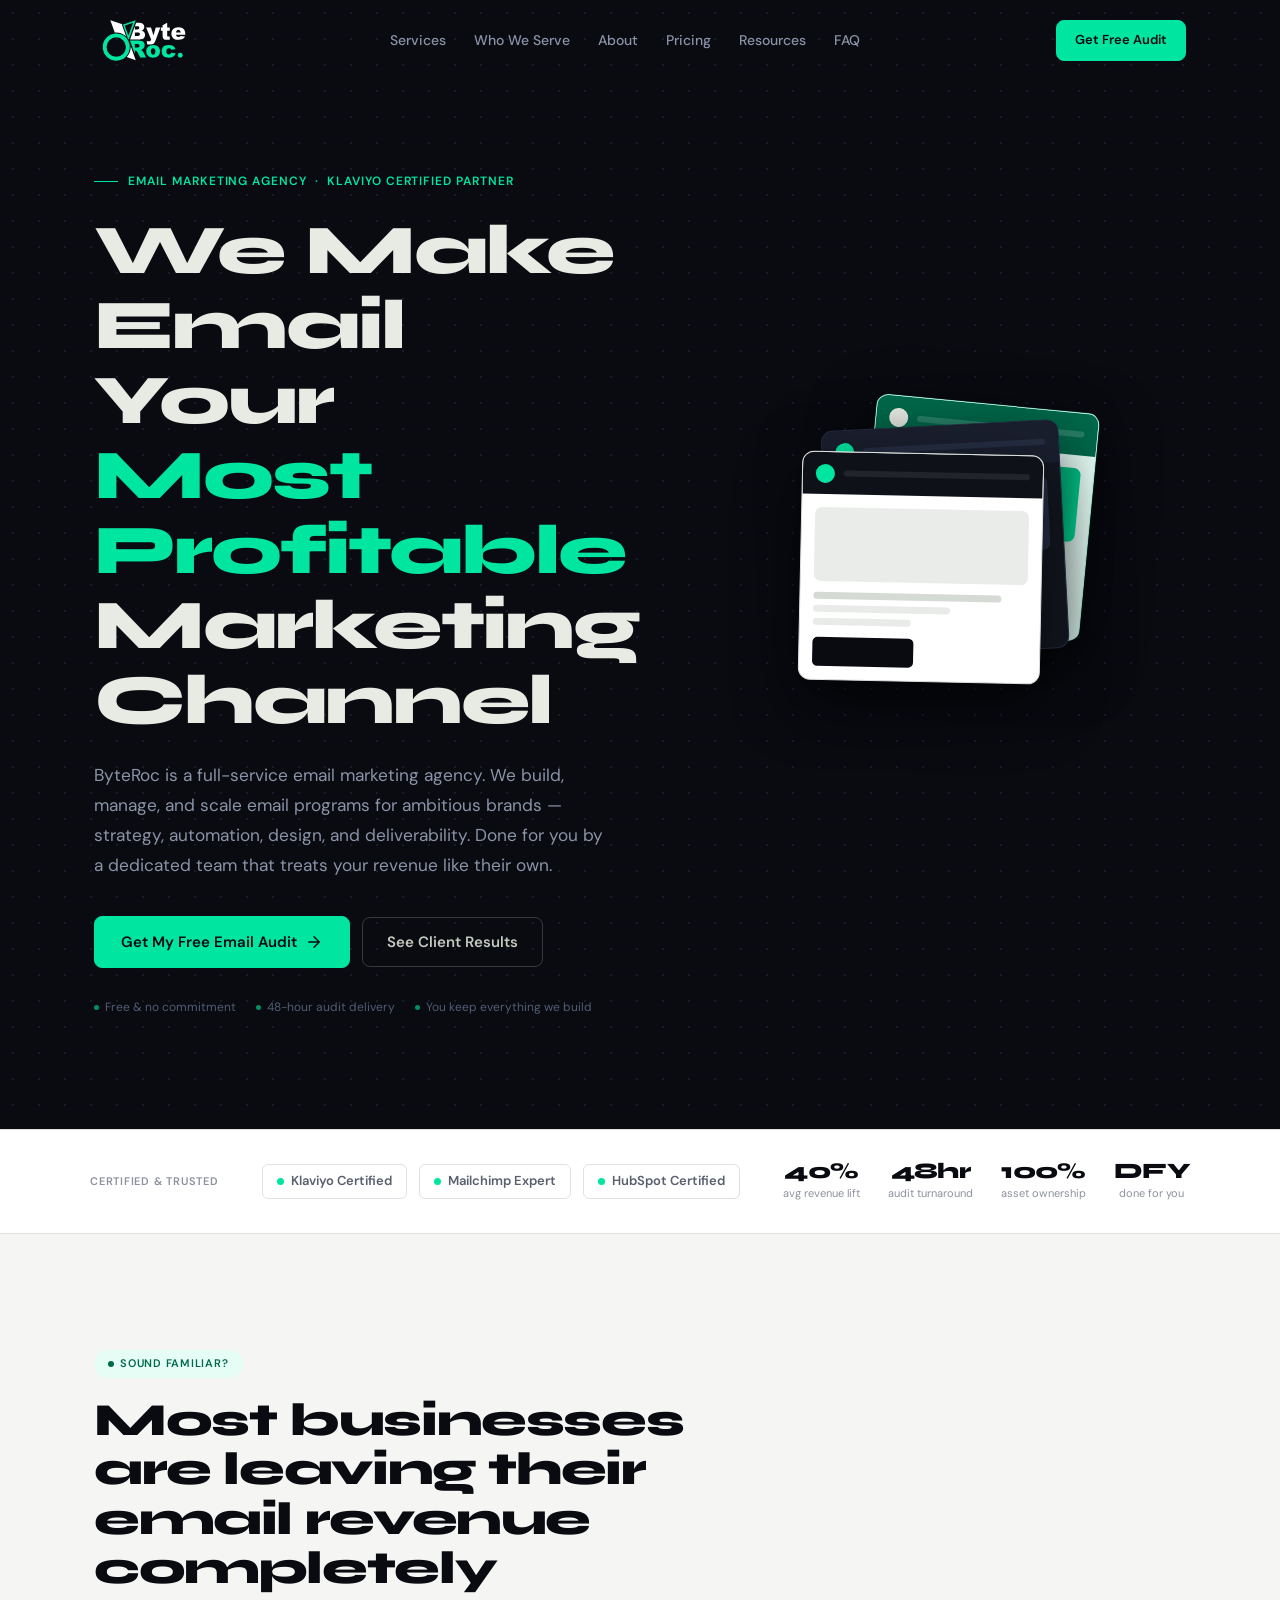
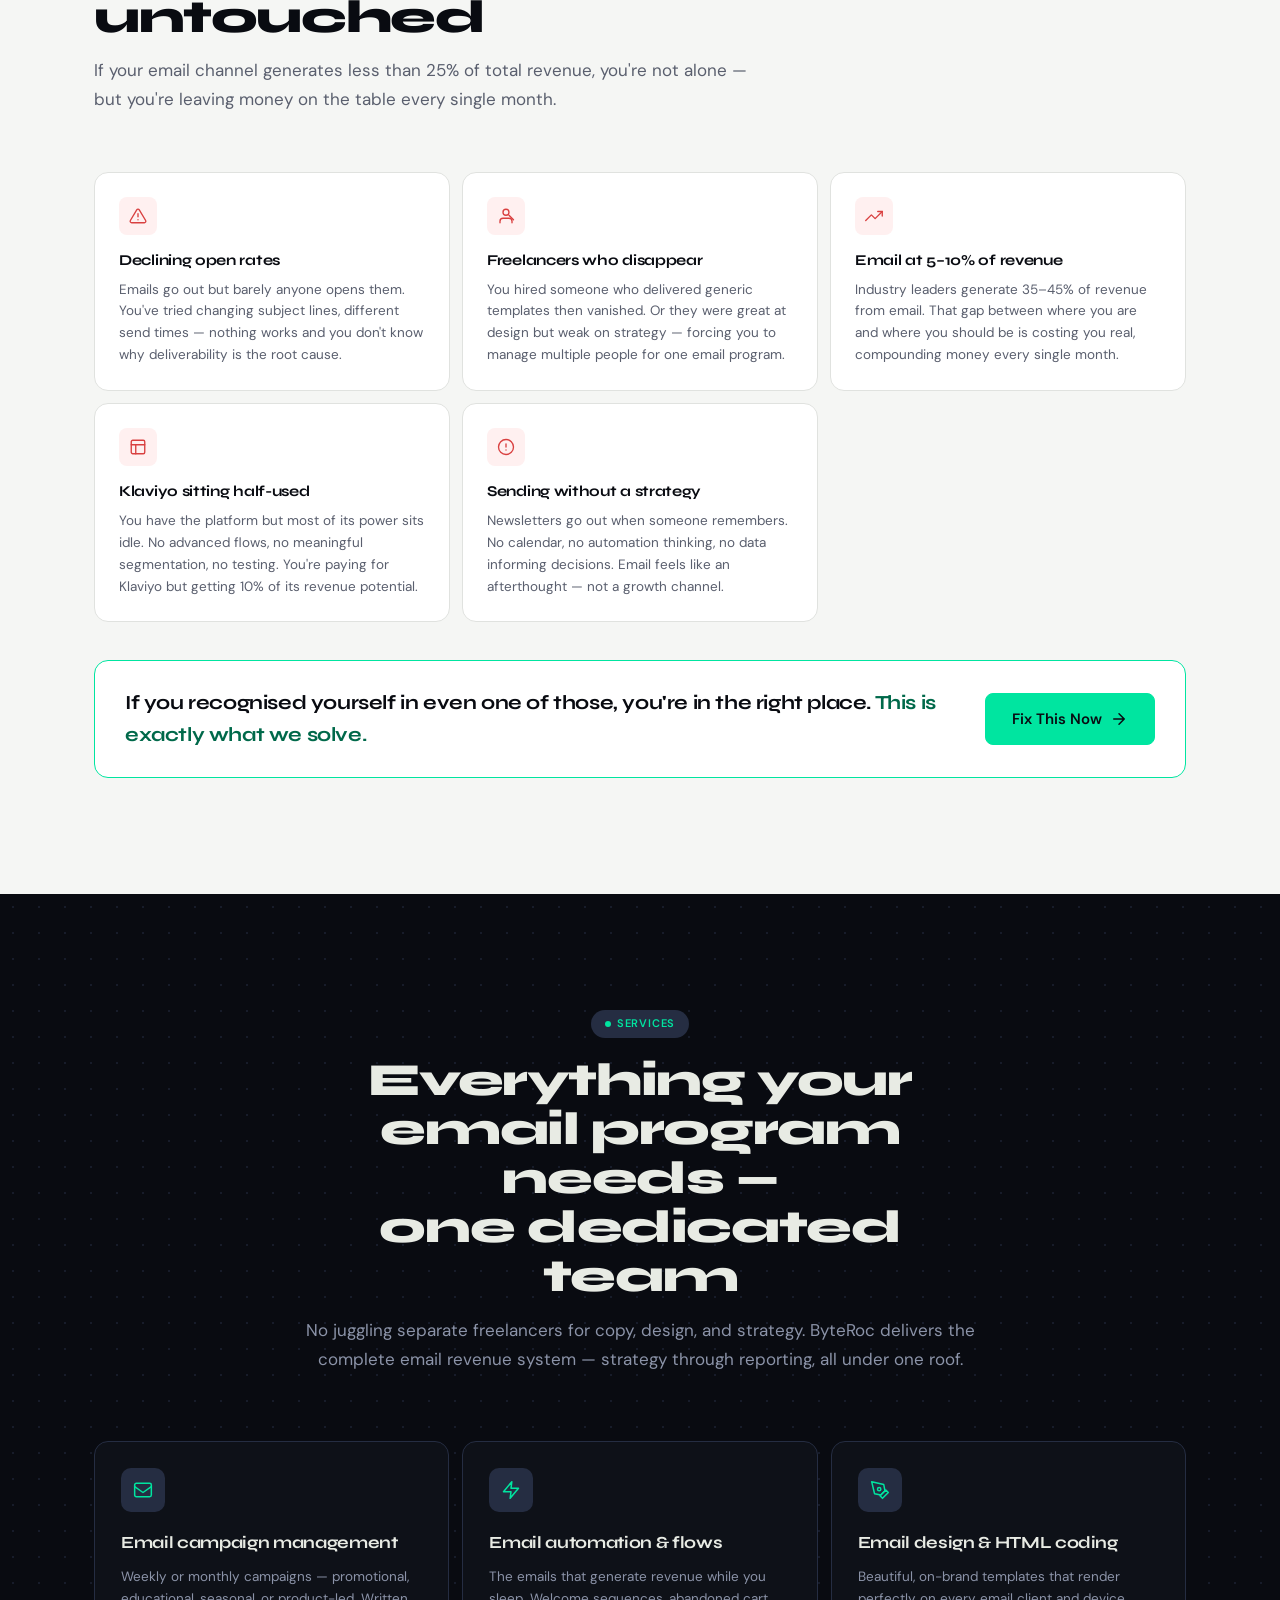
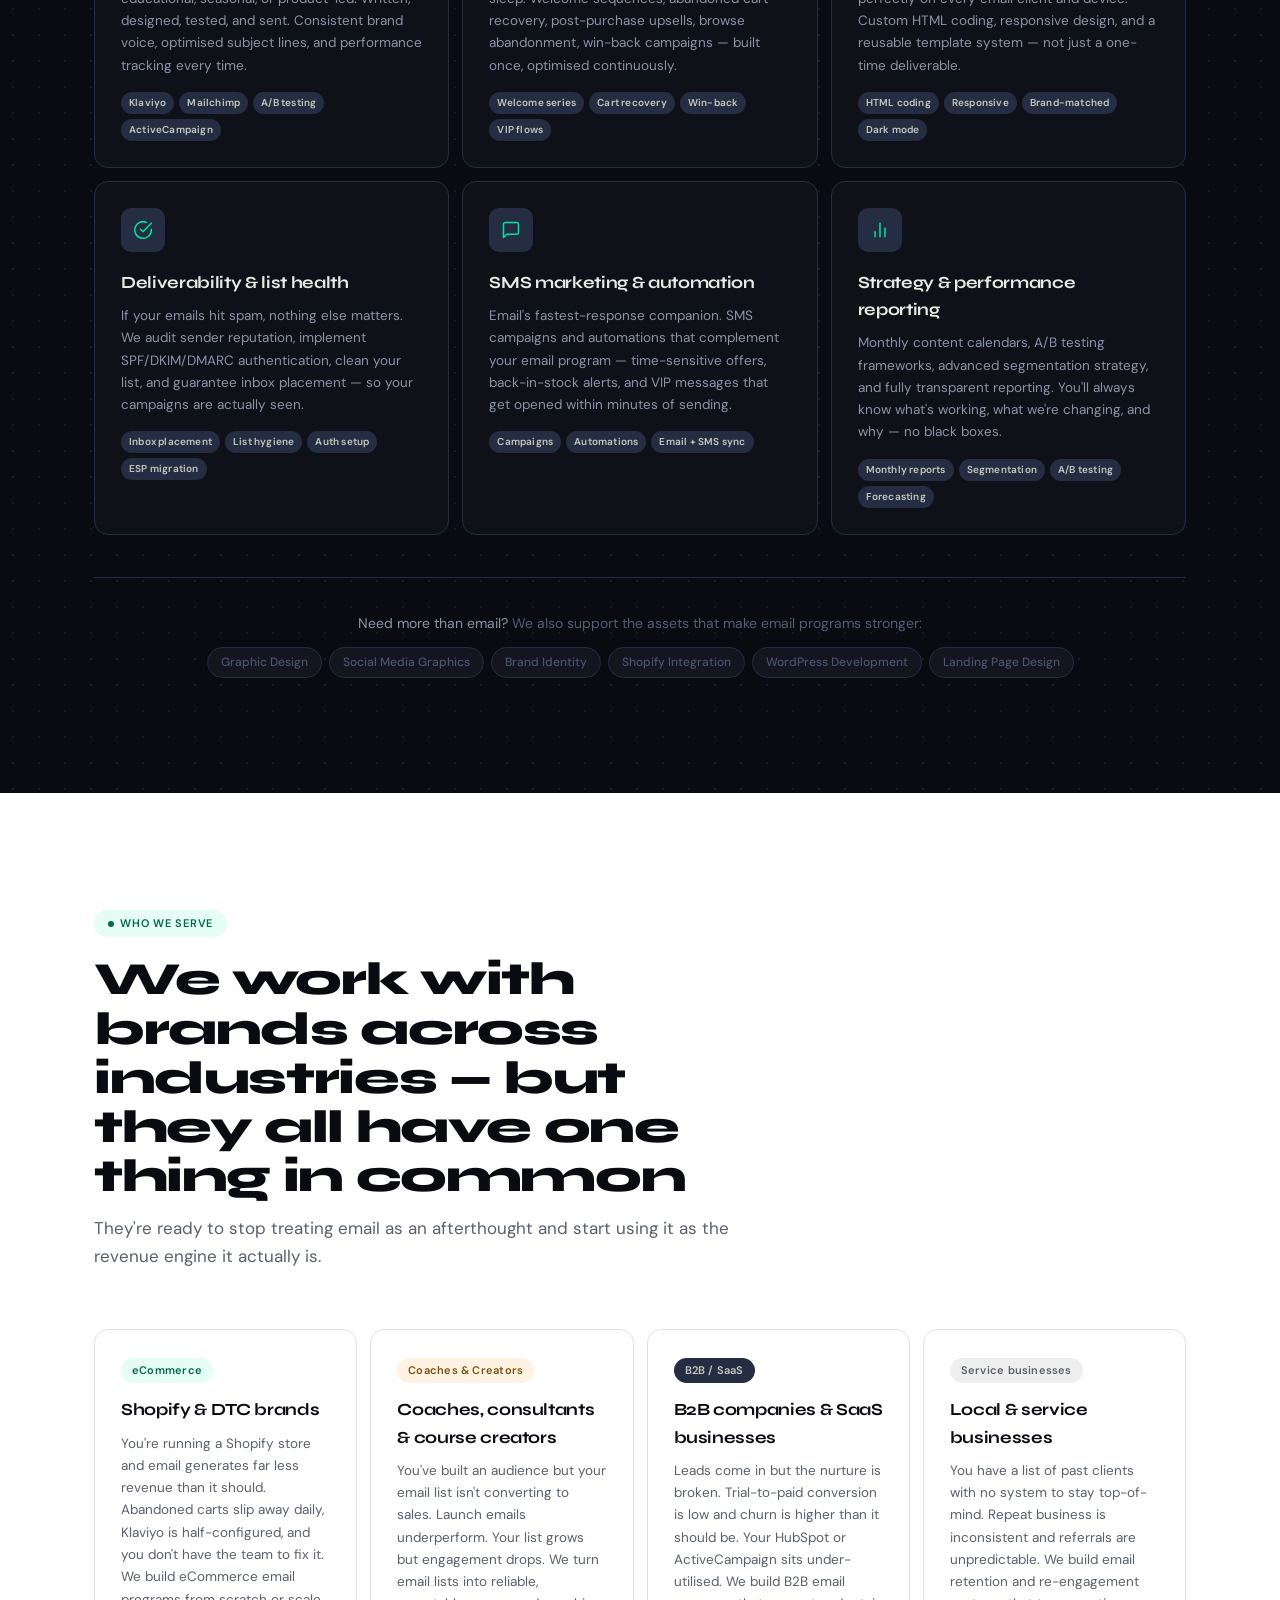
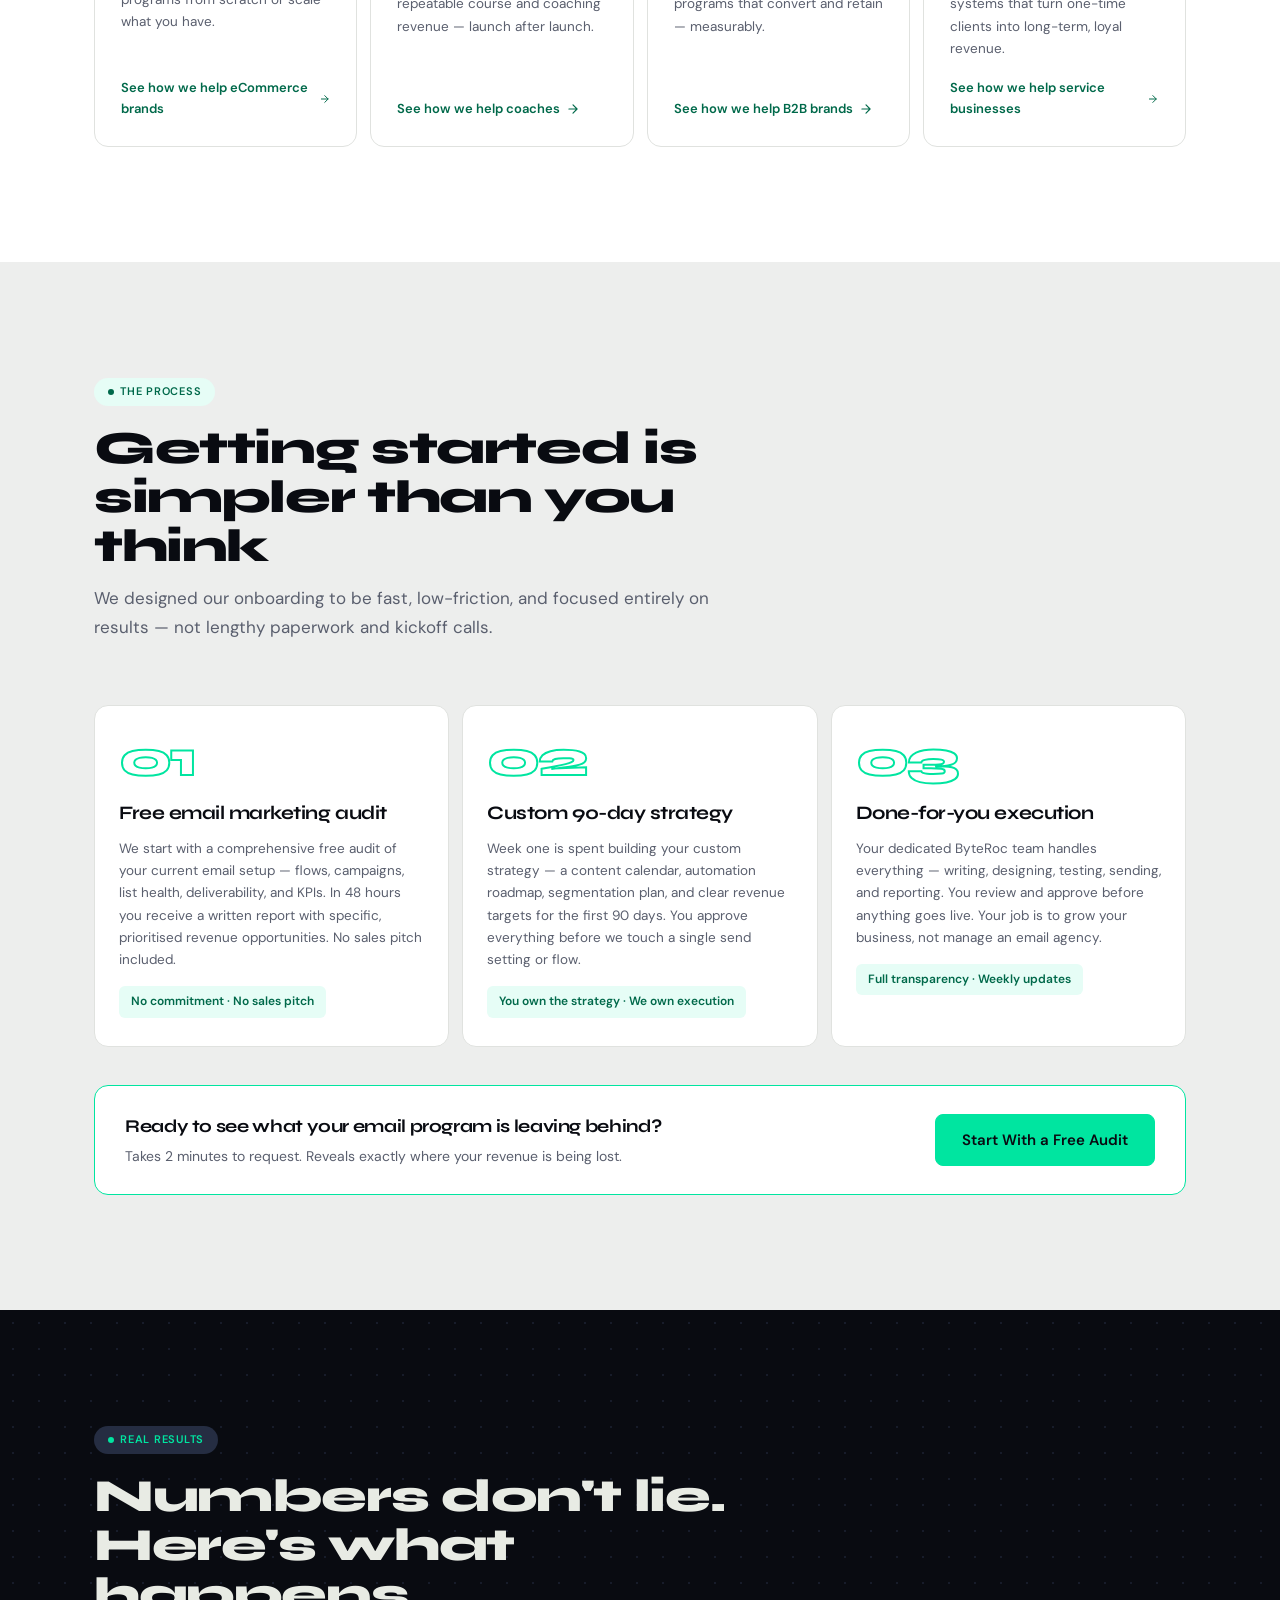
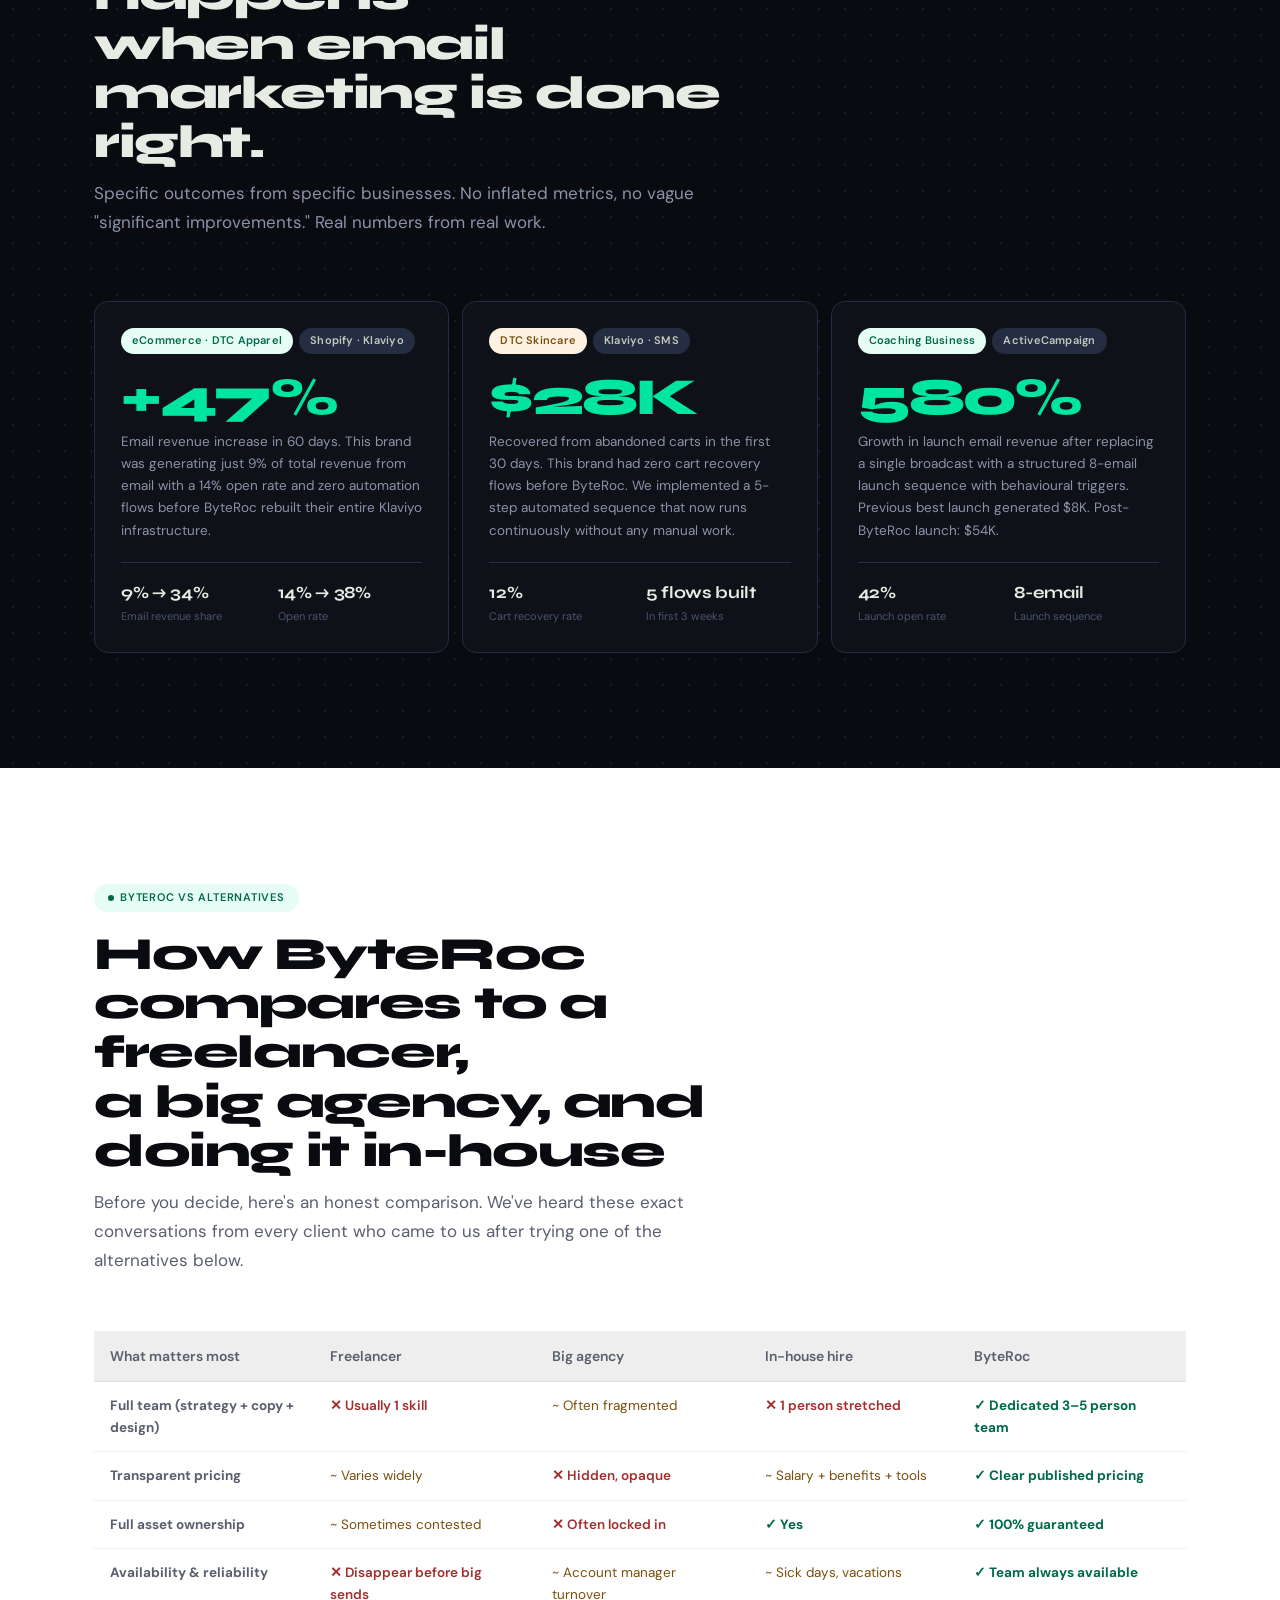
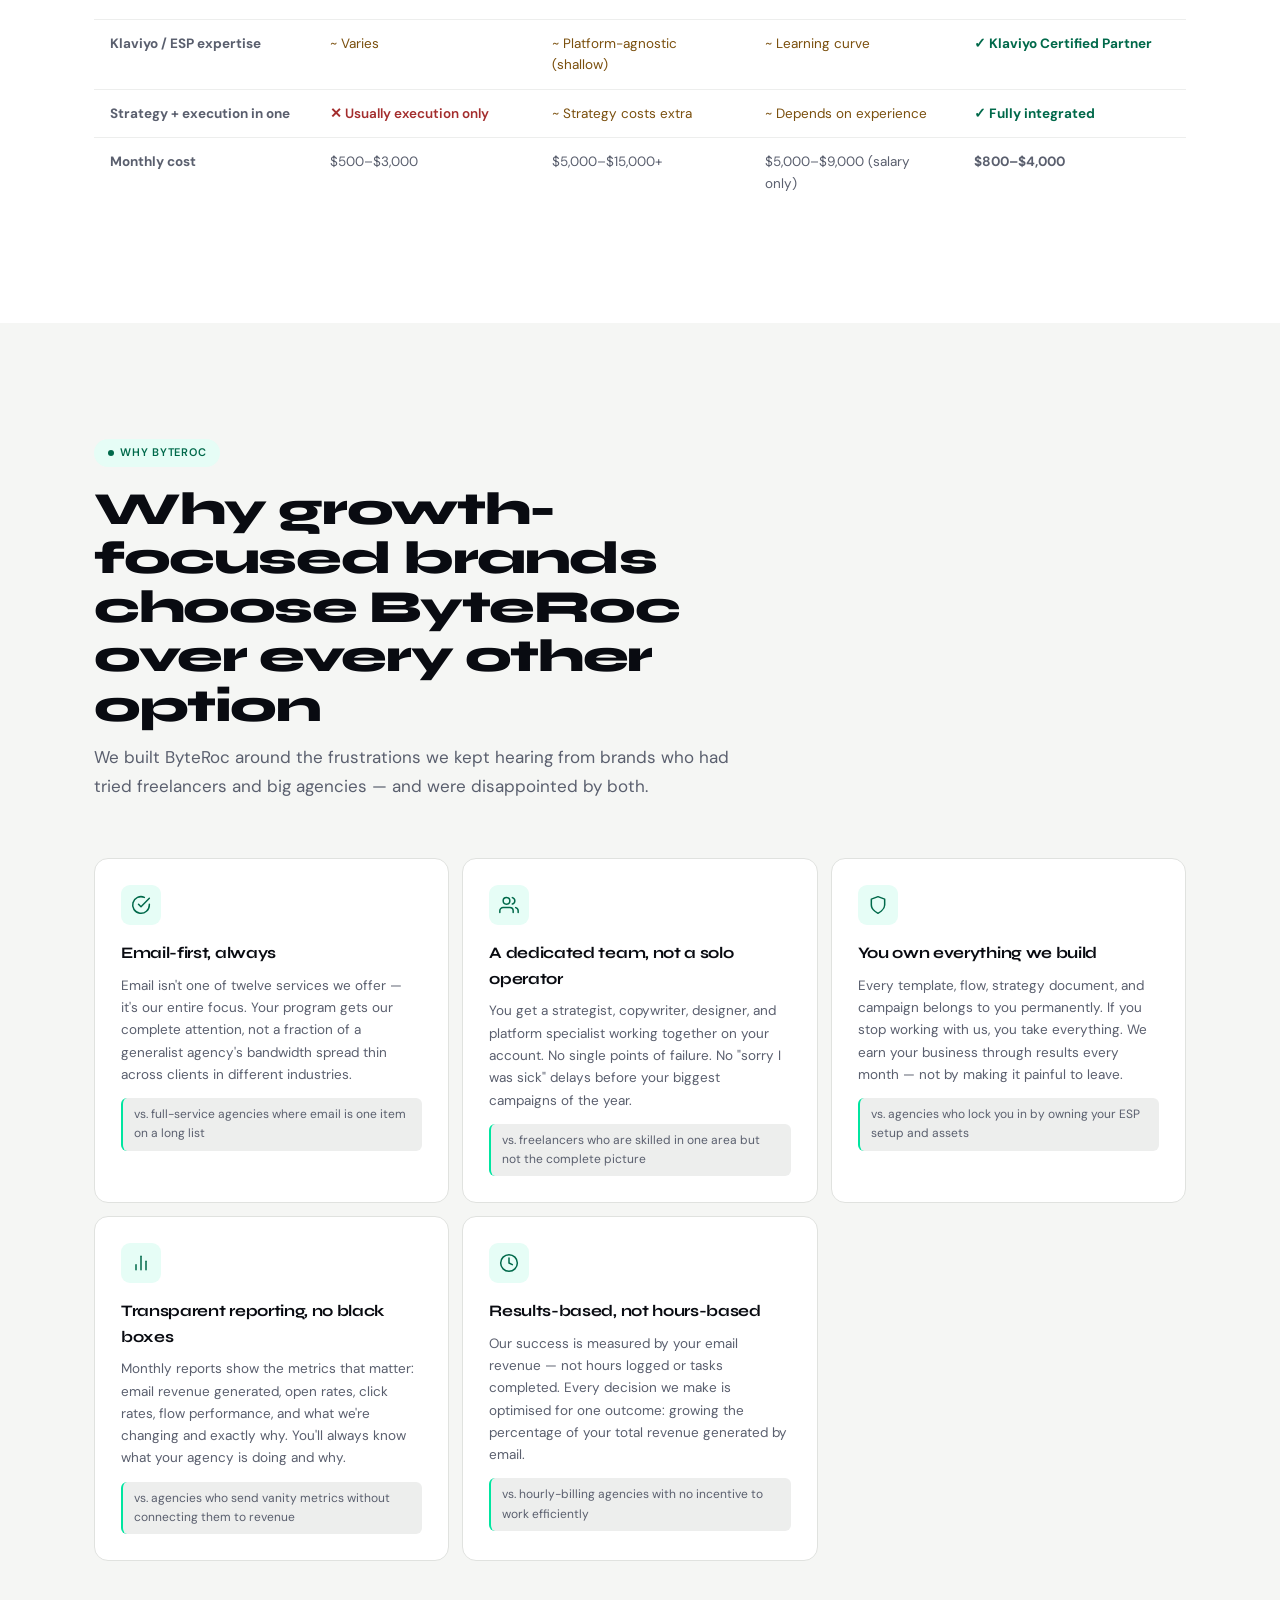
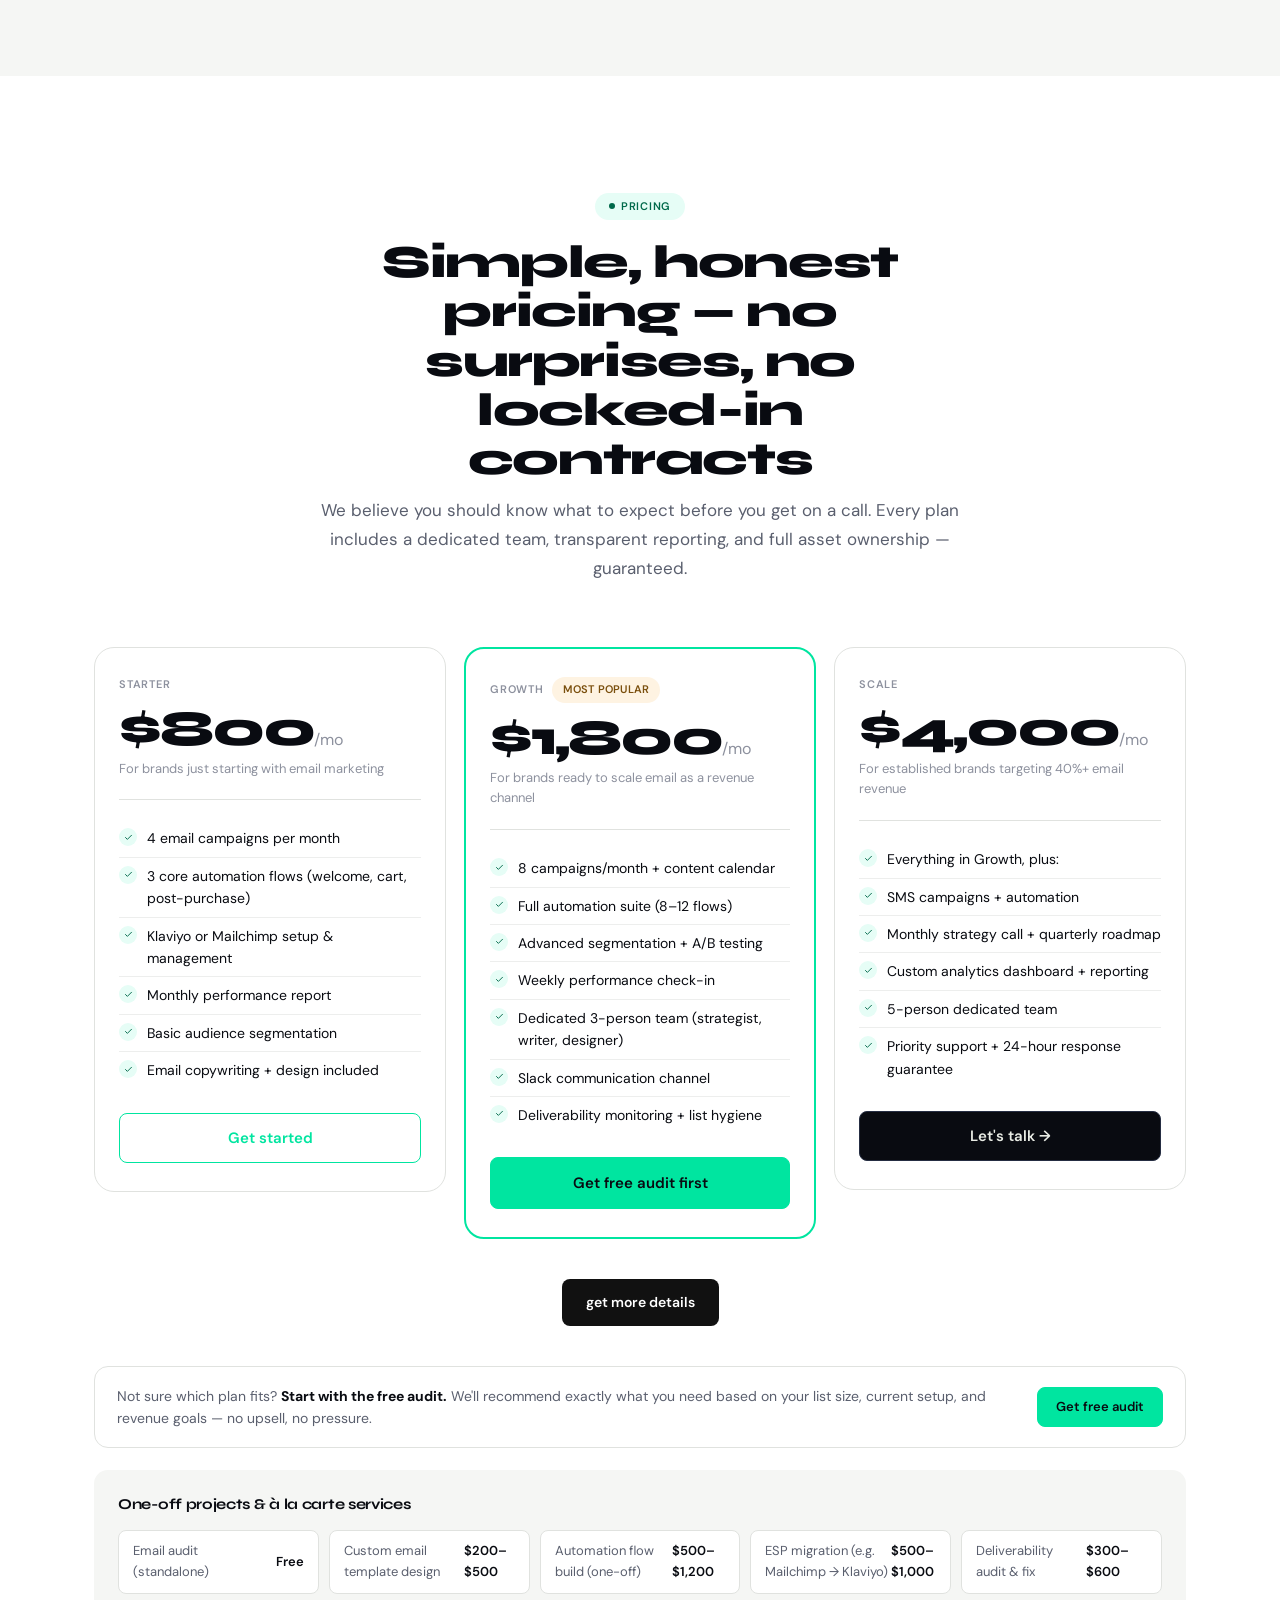
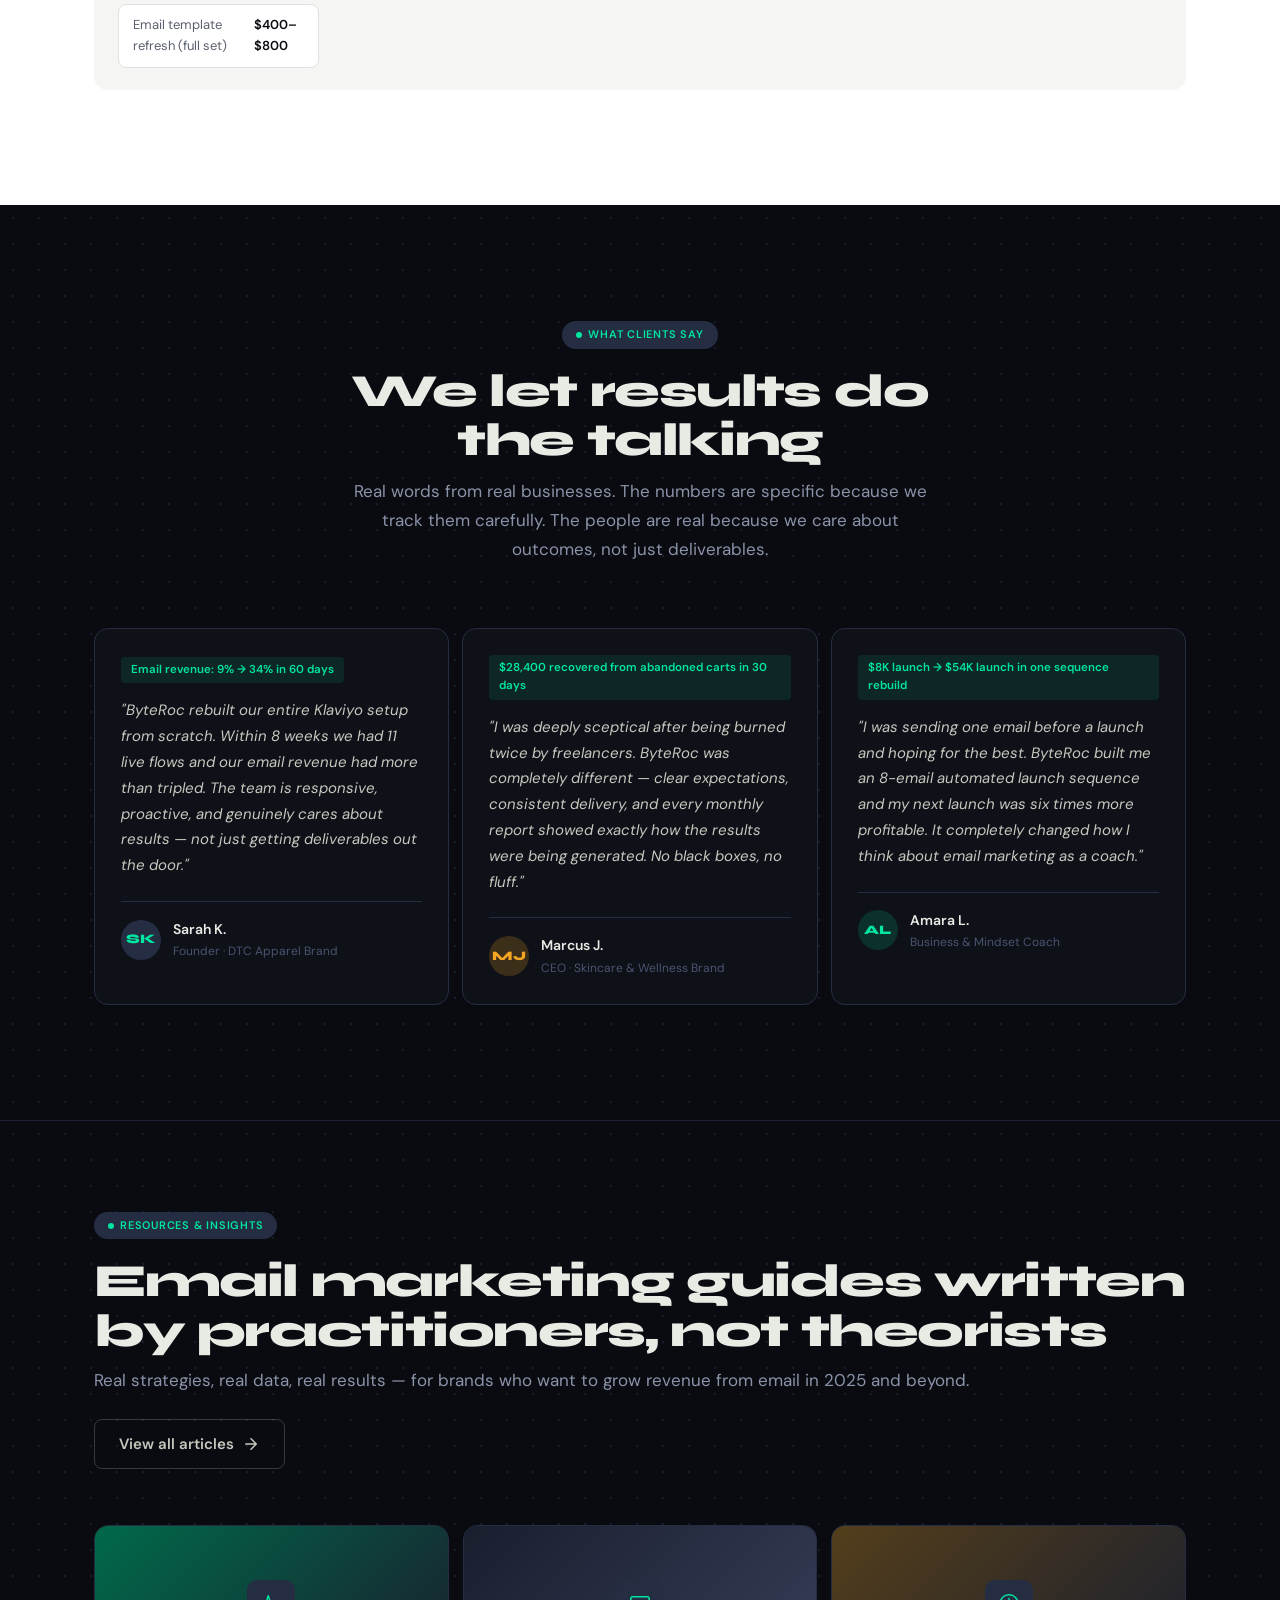
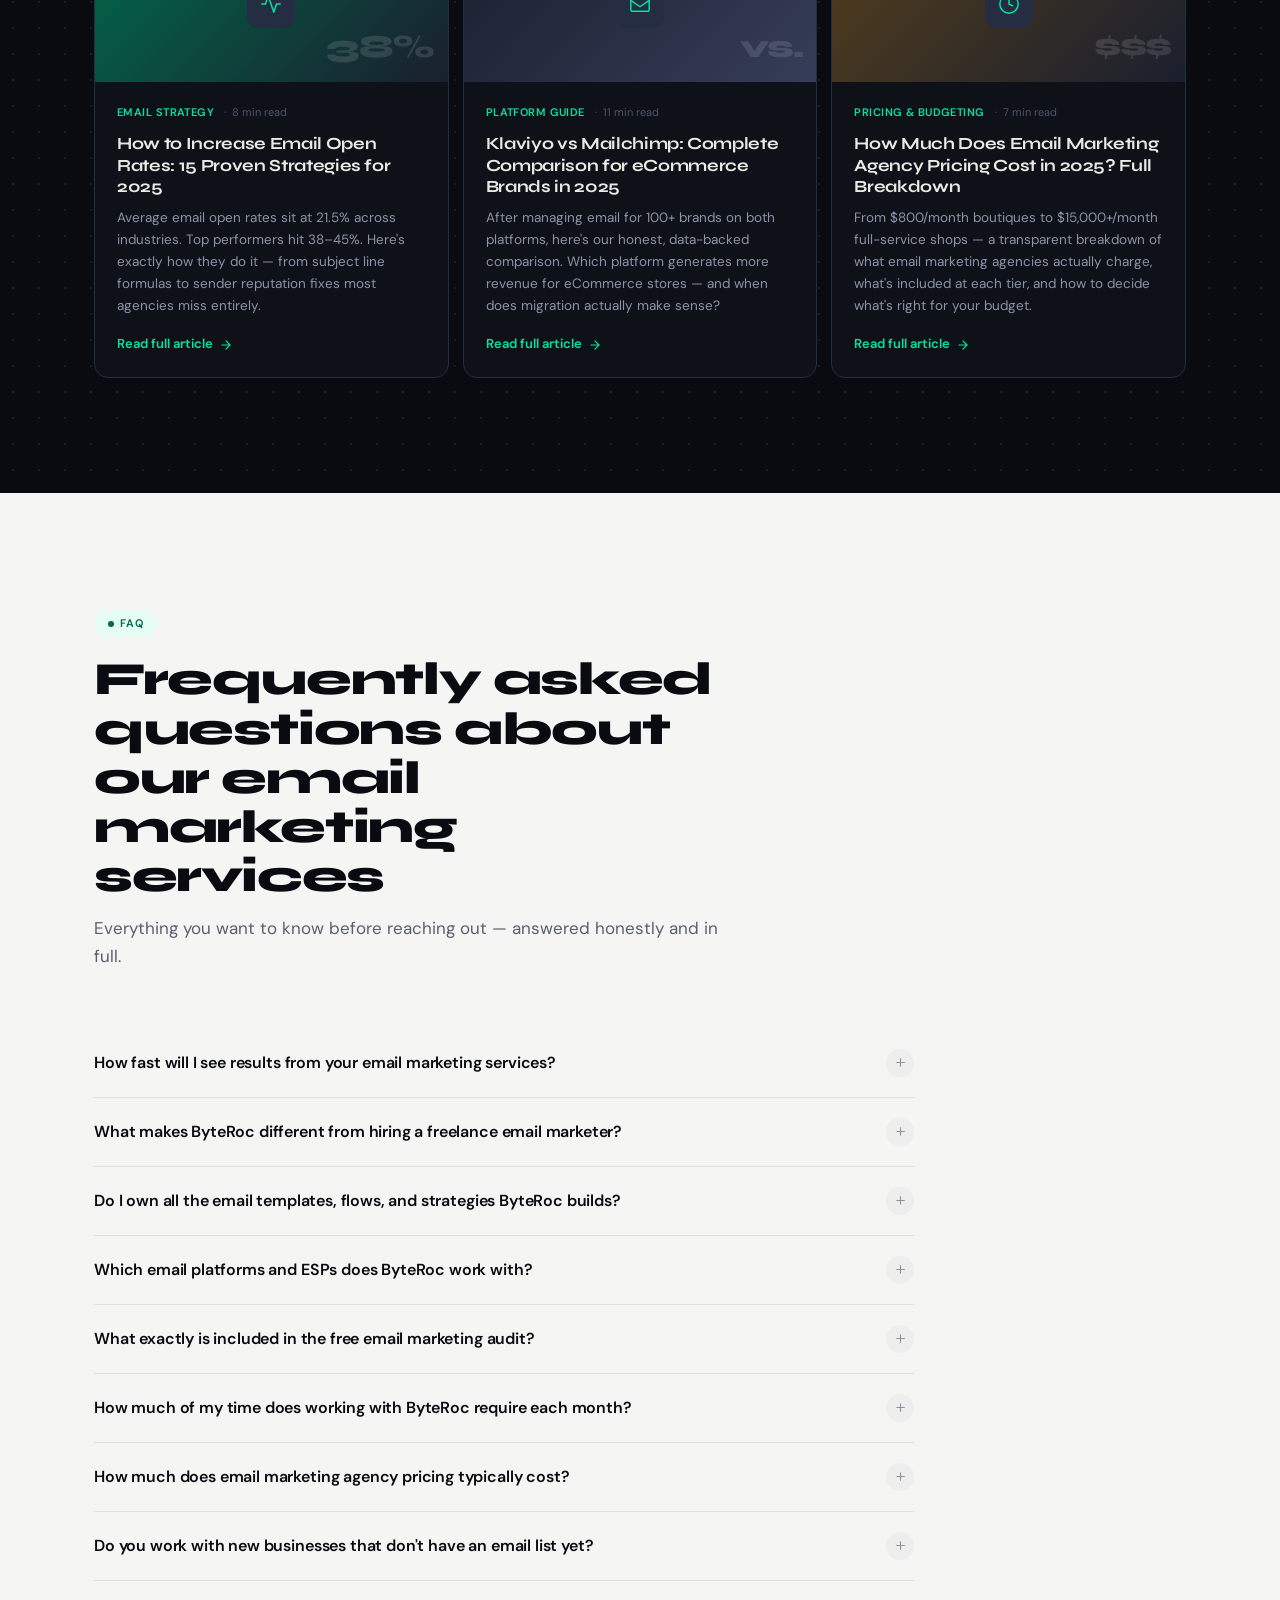
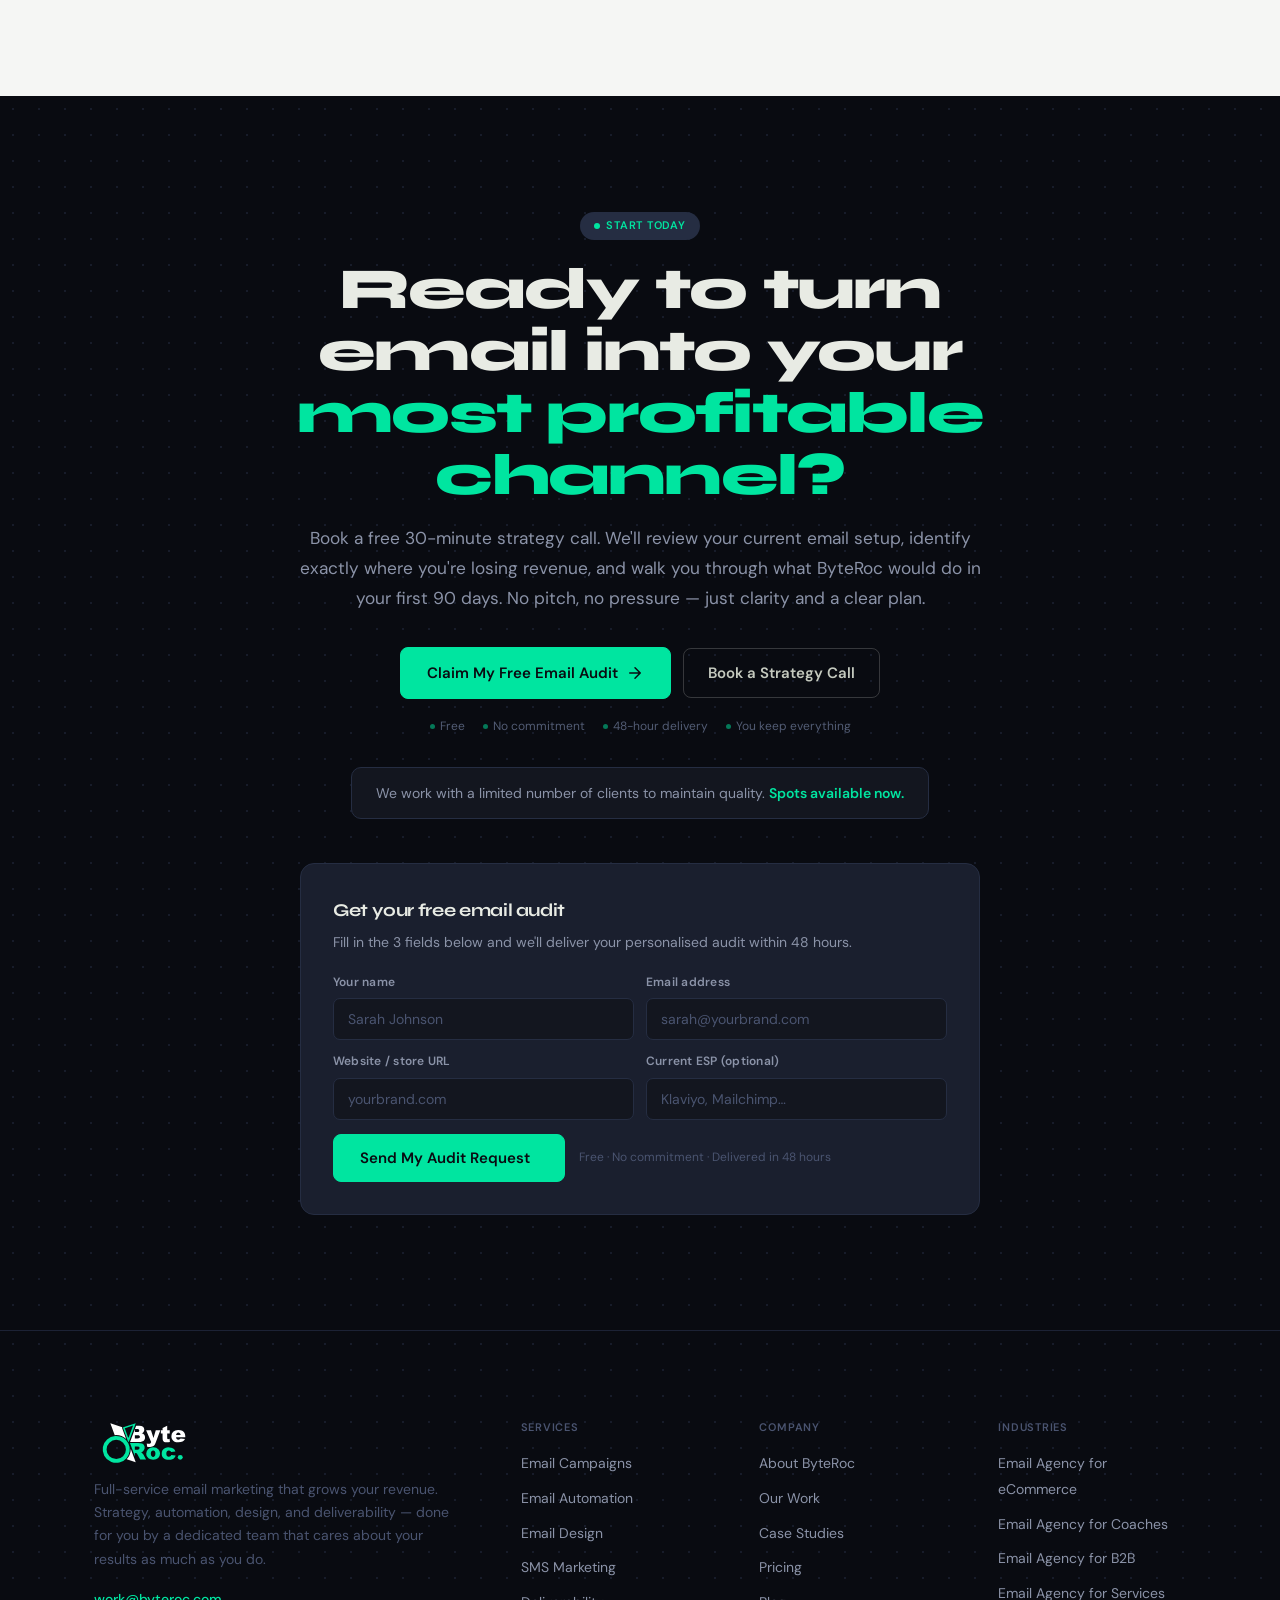
<file: index.html>
<!DOCTYPE html>
<html lang="en">

<head>
  <!-- ==========================================
     SEO META INFRASTRUCTURE
     ========================================== -->
  <meta charset="UTF-8">
  <meta name="viewport" content="width=device-width, initial-scale=1.0">
  <meta http-equiv="X-UA-Compatible" content="IE=edge">

  <!-- Primary SEO -->
  <title>ByteRoc — Email Marketing Agency | Klaviyo Experts | Done-For-You Email &amp; SMS</title>
  <meta name="description"
    content="ByteRoc is a full-service email marketing agency specialising in Klaviyo automation, email campaigns, and SMS marketing. We help eCommerce brands, coaches, and B2B companies generate 30–45% of revenue from email. Free audit in 48 hours.">
  <meta name="keywords"
    content="email marketing agency, klaviyo email marketing agency, email automation services, ecommerce email marketing, email marketing services, email campaign management, shopify email marketing, SMS marketing agency, email list management, email deliverability">
  <meta name="robots" content="index, follow">
  <meta name="author" content="ByteRoc">
  <link rel="canonical" href="https://byteroc.com/">

  <!-- Open Graph -->
  <meta property="og:type" content="website">
  <meta property="og:url" content="https://byteroc.com/">
  <meta property="og:title" content="ByteRoc — Email Marketing Agency | Klaviyo Experts">
  <meta property="og:description"
    content="Full-service email marketing for growing brands. Strategy, automation, design and deliverability — done for you. Free email audit in 48 hours.">
  <meta property="og:image" content="https://byteroc.com/og-image.jpg">
  <meta property="og:site_name" content="ByteRoc">
  <meta property="og:locale" content="en_US">

  <!-- Twitter Card -->
  <meta name="twitter:card" content="summary_large_image">
  <meta name="twitter:site" content="@byteroc">
  <meta name="twitter:title" content="ByteRoc — Email Marketing Agency">
  <meta name="twitter:description"
    content="Full-service email marketing for growing brands. Free email audit in 48 hours.">
  <meta name="twitter:image" content="https://byteroc.com/og-image.jpg">



    <link rel="icon" type="image/x-icon" sizes="32x32" href="./assets/main.svg"/>
  
  
  
  <!-- JSON-LD Structured Data -->
  <script type="application/ld+json">
{
  "@context": "https://schema.org",
  "@graph": [
    {
      "@type": "Organization",
      "@id": "https://byteroc.com/#organization",
      "name": "ByteRoc",
      "url": "https://byteroc.com",
      "logo": "https://byteroc.com/logo.png",
      "description": "ByteRoc is a full-service email marketing agency helping eCommerce brands, coaches, and B2B companies grow revenue through email automation, campaigns, and SMS marketing.",
      "email": "work@byteroc.com",
      "foundingDate": "2024",
      "sameAs": [
        "https://linkedin.com/company/byteroc",
        "https://instagram.com/byteroc",
        "https://twitter.com/byteroc"
      ],
      "serviceArea": { "@type": "Place", "name": "Worldwide" },
      "knowsAbout": ["Email Marketing","Klaviyo","Email Automation","SMS Marketing","eCommerce Email Marketing","Email Deliverability","Mailchimp","HubSpot"],
      "hasOfferCatalog": {
        "@type": "OfferCatalog",
        "name": "Email Marketing Services",
        "itemListElement": [
          { "@type": "Offer", "itemOffered": { "@type": "Service", "name": "Email Campaign Management", "description": "Full-service email campaign writing, design, and execution" } },
          { "@type": "Offer", "itemOffered": { "@type": "Service", "name": "Email Automation & Flows", "description": "Klaviyo lifecycle automation including welcome series, cart recovery, and win-back flows" } },
          { "@type": "Offer", "itemOffered": { "@type": "Service", "name": "Email Design & Coding", "description": "Custom HTML email template design and coding" } },
          { "@type": "Offer", "itemOffered": { "@type": "Service", "name": "SMS Marketing", "description": "SMS campaign management and automation" } },
          { "@type": "Offer", "itemOffered": { "@type": "Service", "name": "Email Deliverability", "description": "Inbox placement optimisation and sender reputation management" } }
        ]
      }
    },
    {
      "@type": "WebSite",
      "@id": "https://byteroc.com/#website",
      "url": "https://byteroc.com",
      "name": "ByteRoc Email Marketing Agency",
      "description": "Full-service email marketing agency — strategy, automation, design, deliverability.",
      "publisher": { "@id": "https://byteroc.com/#organization" }
    },
    {
      "@type": "FAQPage",
      "@id": "https://byteroc.com/#faq",
      "mainEntity": [
        { "@type": "Question", "name": "How fast will I see results from email marketing?", "acceptedAnswer": { "@type": "Answer", "text": "Most clients see measurable improvements within 30–45 days. Open rates improve first as we optimise subject lines and sender reputation. Automation revenue (cart recovery, welcome flows) typically activates within 30–60 days. Full strategic impact from segmentation and A/B testing usually shows clearly in month 3." } },
        { "@type": "Question", "name": "What email platforms does ByteRoc work with?", "acceptedAnswer": { "@type": "Answer", "text": "We specialise in Klaviyo and work with Mailchimp, HubSpot, ActiveCampaign, Omnisend, and others. If your current platform is limiting growth, we can migrate you to Klaviyo with zero data loss as part of onboarding." } },
        { "@type": "Question", "name": "Do I own the email templates and flows ByteRoc builds?", "acceptedAnswer": { "@type": "Answer", "text": "Yes — 100%. Every template, flow, strategy document, and campaign we build belongs to you permanently. If you stop working with us, you take everything with you. We never lock clients in." } },
        { "@type": "Question", "name": "What does the free email audit include?", "acceptedAnswer": { "@type": "Answer", "text": "A full review of your automation flows, recent campaign performance vs. benchmarks, list health and deliverability score, opt-in strategy, and template design quality. You receive a written report within 48 hours with specific revenue opportunities. No sales pitch included." } },
        { "@type": "Question", "name": "How much does email marketing agency services cost?", "acceptedAnswer": { "@type": "Answer", "text": "ByteRoc offers three pricing tiers: Starter at $800/month (4 campaigns + 3 flows), Growth at $1,800/month (8 campaigns + full lifecycle automation), and Scale at $4,000/month (email + SMS + dedicated 5-person team). Start with a free audit to find the right fit." } }
      ]
    }
  ]
}
</script>

  <!-- Fonts -->
  <link rel="preconnect" href="https://fonts.googleapis.com">
  <link rel="preconnect" href="https://fonts.gstatic.com" crossorigin>
  <link
    href="https://fonts.googleapis.com/css2?family=Syne:wght@700;800&family=DM+Sans:opsz,wght@9..40,400;9..40,500;9..40,600&display=swap"
    rel="stylesheet">

  <style>
    /* =====================================================
   DESIGN TOKENS — INK & SIGNAL
   ===================================================== */
    :root {
      --ink: #090B11;
      --s1: #0E1118;
      --s2: #13161F;
      --s3: #1A1F2E;
      --bd: #222840;
      --bd2: #1C2235;
      --mud: #4A5470;
      --mud2: #363D58;
      --cream: #E8EBE4;
      --cream2: #C4C9BE;
      --csub: #8B93A8;
      --cdim: #525C74;
      --white: #FFFFFF;
      --ow: #F5F6F4;
      --ow2: #EDEEED;
      --blt: #E0E2DF;
      --tink: #090B11;
      --tbody: #5A5F6E;
      --tlt: #8D919E;
      --em: #00E5A0;
      --emh: #00CC8E;
      --emd: rgba(0, 229, 160, 0.12);
      --ems: #E6FDF6;
      --emdk: #00694A;
      --emm: #009E62;
      --ab: #F5A623;
      --abs: #FEF3E2;
      --abdk: #7A4F0D;
      --fd: 'Syne', sans-serif;
      --fb: 'DM Sans', sans-serif;
      --sp: clamp(72px, 9vw, 118px);
      --mw: 1180px;
      --r: 14px;
      --rsm: 8px;
      --rlg: 20px;

      /* Dark palette */
      --ink: #090B11;
      --ink-1: #0E1118;
      --ink-2: #13161F;
      --ink-3: #1A1F2E;
      --ink-4: #222840;
      --bd: #252D42;
      --bd-2: #1C2235;
      --muted: #4A5470;
      --muted-2: #38405C;
      /* Text on dark */
      --cream: #E8EBE4;
      --cream-2: #C4C9BE;
      --cream-sub: #8B93A8;
      --cream-dim: #555D72;
      /* Light palette */
      --white: #FFFFFF;
      --off-white: #F5F6F4;
      --off-white2: #EDEEED;
      --border-lt: #E0E2DF;
      --text-ink: #090B11;
      --text-body: #5A5F6E;
      --text-light: #8D919E;
      /* Signal / brand */
      --em: #00E5A0;
      --em-hover: #00CC8E;
      --em-dim: rgba(0, 229, 160, 0.12);
      --em-soft: #E6FDF6;
      --em-dark: #00694A;
      --em-mid: #00A872;
      /* Amber */
      --ab: #F5A623;
      --ab-soft: #FEF3E2;
      --ab-dark: #7A4F0D;
      /* Font stacks */
      --f-d: 'Syne', sans-serif;
      --f-b: 'DM Sans', sans-serif;
      /* Spacing */
      --section: clamp(72px, 9vw, 120px);
      --max: 1180px;
      --rad: 14px;
      --rad-sm: 8px;
      --rad-lg: 20px;
    }

    /* =====================================================
   RESET
   ===================================================== */
    *,
    *::before,
    *::after {
      box-sizing: border-box;
      margin: 0;
      padding: 0
    }

    html {
      scroll-behavior: smooth;
      -webkit-font-smoothing: antialiased;
      -moz-osx-font-smoothing: grayscale;
      font-size: 16px
    }

    body {
      font-family: var(--f-b);
      background: var(--white);
      color: var(--text-ink);
      overflow-x: hidden;
      line-height: 1.6
    }

    img {
      max-width: 100%;
      display: block
    }

    a {
      text-decoration: none;
      color: inherit
    }

    button {
      border: none;
      cursor: pointer;
      font-family: var(--f-b);
      background: none
    }

    ul {
      list-style: none
    }

    svg {
      display: block
    }

    /* =====================================================
   LAYOUT
   ===================================================== */
    .wrap {
      max-width: var(--mw);
      margin: 0 auto;
      padding: 0 clamp(18px, 4vw, 44px)
    }

    .section {
      padding: var(--sp) 0
    }

    .dark {
      background: var(--ink);
      position: relative;
      overflow: hidden
    }

    .dark::before {
      content: '';
      position: absolute;
      inset: 0;
      background-image: radial-gradient(var(--bd) 1px, transparent 1px);
      background-size: 26px 26px;
      opacity: .5;
      pointer-events: none;
      z-index: 0
    }

    .dark>.wrap {
      position: relative;
      z-index: 1
    }

    .ow-bg {
      background: var(--ow)
    }

    .ow2-bg {
      background: var(--ow2)
    }

    /* =====================================================
   TYPOGRAPHY
   ===================================================== */
    .fd {
      font-family: var(--fd);
      font-weight: 800;
      letter-spacing: -.03em;
      line-height: 1.07
    }

    .fd7 {
      font-family: var(--fd);
      font-weight: 700;
      letter-spacing: -.025em;
      line-height: 1.15
    }

    .sz1 {
      font-size: clamp(38px, 5.6vw, 70px)
    }

    .sz2 {
      font-size: clamp(28px, 3.8vw, 46px)
    }

    .sz3 {
      font-size: clamp(20px, 2.2vw, 26px)
    }

    .sz4 {
      font-size: 17px
    }

    .em-w {
      color: var(--em)
    }

    .cr-w {
      color: var(--cream)
    }

    .pill {
      display: inline-flex;
      align-items: center;
      gap: 6px;
      padding: 5px 14px;
      border-radius: 100px;
      font-family: var(--fb);
      font-weight: 600;
      font-size: 11px;
      letter-spacing: .07em;
      text-transform: uppercase;
      margin-bottom: 18px
    }

    .pill-lt {
      background: var(--ems);
      color: var(--emdk)
    }

    .pill-dk {
      background: var(--bd);
      color: var(--em)
    }

    .pill::before {
      content: '';
      width: 6px;
      height: 6px;
      border-radius: 50%;
      background: currentColor;
      flex-shrink: 0
    }

    /* =====================================================
   BUTTONS
   ===================================================== */
    .btn {
      display: inline-flex;
      align-items: center;
      justify-content: center;
      gap: 8px;
      font-family: var(--fb);
      font-weight: 600;
      font-size: 15px;
      border-radius: var(--rsm);
      transition: all .2s ease;
      cursor: pointer;
      white-space: nowrap;
      border: 1.5px solid transparent
    }

    .btn:active {
      transform: scale(.975)
    }

    .bp {
      padding: 13px 26px;
      background: var(--em);
      color: var(--ink);
      border-color: var(--em)
    }

    .bp:hover {
      background: var(--emh);
      border-color: var(--emh)
    }

    .bo {
      padding: 12px 24px;
      background: transparent;
      color: var(--em);
      border-color: var(--em)
    }

    .bo:hover {
      background: var(--emd)
    }

    .bg {
      padding: 12px 24px;
      background: transparent;
      color: var(--cream2);
      border-color: rgba(232, 235, 228, .2)
    }

    .bg:hover {
      border-color: rgba(232, 235, 228, .44);
      background: rgba(255, 255, 255, .04)
    }

    .bi {
      padding: 12px 24px;
      background: var(--ink);
      color: var(--cream);
      border-color: var(--bd)
    }

    .bi:hover {
      border-color: var(--em)
    }

    .bsm {
      padding: 9px 18px;
      font-size: 13px
    }

    .bico {
      width: 18px;
      height: 18px;
      stroke: currentColor;
      fill: none;
      stroke-width: 2;
      stroke-linecap: round;
      stroke-linejoin: round;
      flex-shrink: 0
    }

    /* =====================================================
   BADGES
   ===================================================== */
    .bg-em {
      display: inline-flex;
      align-items: center;
      padding: 4px 11px;
      border-radius: 100px;
      font-family: var(--fb);
      font-weight: 600;
      font-size: 11px;
      letter-spacing: .02em;
      background: var(--ems);
      color: var(--emdk)
    }

    .bg-ab {
      display: inline-flex;
      align-items: center;
      padding: 4px 11px;
      border-radius: 100px;
      font-family: var(--fb);
      font-weight: 600;
      font-size: 11px;
      letter-spacing: .02em;
      background: var(--abs);
      color: var(--abdk)
    }

    .bg-dk {
      display: inline-flex;
      align-items: center;
      padding: 4px 11px;
      border-radius: 100px;
      font-family: var(--fb);
      font-weight: 600;
      font-size: 11px;
      letter-spacing: .02em;
      background: var(--bd);
      color: var(--cream2)
    }

    .bg-nt {
      display: inline-flex;
      align-items: center;
      padding: 4px 11px;
      border-radius: 100px;
      font-family: var(--fb);
      font-weight: 600;
      font-size: 11px;
      letter-spacing: .02em;
      background: var(--ow2);
      color: var(--tbody)
    }

    /* =====================================================
   NAVIGATION
   ===================================================== */
    #nav {
      position: fixed;
      top: 0;
      left: 0;
      right: 0;
      z-index: 999;
      padding: 16px 0;
      transition: all .35s ease
    }

    #nav.scrolled {
      background: rgba(9, 11, 17, .97);
      backdrop-filter: blur(16px);
      -webkit-backdrop-filter: blur(16px);
      border-bottom: 1px solid var(--bd2);
      padding: 12px 0
    }

    .nav-in {
      display: flex;
      align-items: center;
      justify-content: space-between;
      gap: 16px
    }

    .nav-logo {
      font-family: var(--fd);
      font-weight: 800;
      font-size: 21px;
      letter-spacing: -.04em;
      line-height: 1;
      flex-shrink: 0
    }

    .nb {
      color: var(--cream)
    }

    .nr {
      color: var(--em)
    }

    .nav-links {
      display: flex;
      align-items: center;
      gap: 2px;
      flex: 1;
      justify-content: center
    }

    .nav-links a {
      font-size: 14px;
      font-weight: 500;
      color: var(--csub);
      padding: 6px 13px;
      border-radius: 6px;
      transition: color .2s, background .2s
    }

    .nav-links a:hover {
      color: var(--cream);
      background: rgba(255, 255, 255, .06)
    }

    .nav-r {
      display: flex;
      align-items: center;
      gap: 10px;
      flex-shrink: 0
    }

    .nav-bur {
      display: none;
      flex-direction: column;
      gap: 5px;
      padding: 7px;
      background: rgba(255, 255, 255, .06);
      border-radius: 6px;
      border: 1px solid var(--bd)
    }

    .nav-bur span {
      display: block;
      width: 20px;
      height: 1.5px;
      background: var(--cream);
      border-radius: 2px;
      transition: transform .3s, opacity .3s
    }

    .nav-bur.open span:nth-child(1) {
      transform: translateY(6.5px) rotate(45deg)
    }

    .nav-bur.open span:nth-child(2) {
      opacity: 0
    }

    .nav-bur.open span:nth-child(3) {
      transform: translateY(-6.5px) rotate(-45deg)
    }

    .nav-mob {
      display: none;
      flex-direction: column;
      gap: 2px;
      padding: 14px 18px 20px;
      border-top: 1px solid var(--bd2);
      margin-top: 12px
    }

    .nav-mob.open {
      display: flex
    }

    .nav-mob a {
      font-size: 16px;
      font-weight: 500;
      color: var(--csub);
      padding: 11px 12px;
      border-radius: 8px;
      transition: all .2s
    }

    .nav-mob a:hover {
      color: var(--cream);
      background: rgba(255, 255, 255, .06)
    }

    .nav-mob .bp {
      margin-top: 8px;
      width: 100%;
      justify-content: center
    }

    /* =====================================================
   HERO
   ===================================================== */
    .hero {
      padding: clamp(128px, 14vw, 172px) 0 clamp(72px, 9vw, 112px);
      min-height: 100svh;
      display: flex;
      align-items: center
    }

    .hero-grid {
      display: grid;
      grid-template-columns: 1fr 1fr;
      gap: clamp(32px, 5vw, 80px);
      align-items: center
    }

    .hero-ey {
      display: flex;
      align-items: center;
      gap: 10px;
      margin-bottom: 22px
    }

    .hero-ey::before {
      content: '';
      display: block;
      width: 24px;
      height: 1.5px;
      background: var(--em)
    }

    .hero-ey-t {
      font-family: var(--fb);
      font-weight: 600;
      font-size: 12px;
      letter-spacing: .08em;
      text-transform: uppercase;
      color: var(--em)
    }

    .hero-h1 {
      color: var(--cream);
      margin-bottom: 24px
    }

    .hero-sub {
      font-size: clamp(15px, 1.35vw, 18px);
      color: var(--csub);
      line-height: 1.72;
      margin-bottom: 36px;
      max-width: 520px
    }

    .hero-ctas {
      display: flex;
      align-items: center;
      gap: 12px;
      flex-wrap: wrap;
      margin-bottom: 30px
    }

    .hero-trust {
      display: flex;
      align-items: center;
      gap: 20px;
      flex-wrap: wrap
    }

    .hero-ti {
      display: flex;
      align-items: center;
      gap: 6px;
      font-size: 12px;
      color: var(--cdim)
    }

    .hero-ti::before {
      content: '';
      width: 5px;
      height: 5px;
      border-radius: 50%;
      background: var(--em);
      opacity: .6;
      flex-shrink: 0
    }

    /* Email stack */
    .hero-r {
      display: flex;
      justify-content: center;
      align-items: center;
      position: relative;
      height: 440px
    }

    .estk {
      position: relative;
      width: 290px;
      height: 400px
    }

    .ecard {
      position: absolute;
      border-radius: 12px;
      overflow: hidden;
      box-shadow: 0 20px 60px rgba(0, 0, 0, .55)
    }

    .ec-c {
      width: 224px;
      top: 8px;
      right: 0;
      transform: rotate(5.5deg);
      background: var(--ems);
      border: 1px solid rgba(0, 229, 160, .3);
      z-index: 1;
      animation: fl3 8s ease-in-out .5s infinite
    }

    .ec-b {
      width: 238px;
      top: 30px;
      left: 26px;
      transform: rotate(-3deg);
      background: var(--s2);
      border: 1px solid var(--bd);
      z-index: 2;
      animation: fl2 7s ease-in-out 1s infinite
    }

    .ec-a {
      width: 242px;
      top: 58px;
      left: 0;
      transform: rotate(1.2deg);
      background: var(--white);
      border: 1px solid #DDE0DD;
      z-index: 3;
      animation: fl1 6s ease-in-out infinite
    }

    @keyframes fl1 {

      0%,
      100% {
        transform: rotate(1.2deg) translateY(0)
      }

      50% {
        transform: rotate(1.2deg) translateY(-10px)
      }
    }

    @keyframes fl2 {

      0%,
      100% {
        transform: rotate(-3deg) translateY(0)
      }

      50% {
        transform: rotate(-3deg) translateY(-7px)
      }
    }

    @keyframes fl3 {

      0%,
      100% {
        transform: rotate(5.5deg) translateY(0)
      }

      50% {
        transform: rotate(5.5deg) translateY(-5px)
      }
    }

    .ech {
      height: 42px;
      display: flex;
      align-items: center;
      padding: 0 13px;
      gap: 9px
    }

    .ech-dk {
      background: var(--s3)
    }

    .ech-em {
      background: var(--emdk)
    }

    .ech-wh {
      background: var(--s1)
    }

    .edd {
      width: 19px;
      height: 19px;
      border-radius: 50%;
      flex-shrink: 0
    }

    .edd-em {
      background: var(--em)
    }

    .edd-cr {
      background: var(--cream)
    }

    .edd-ab {
      background: var(--ab)
    }

    .eba {
      height: 6px;
      border-radius: 3px;
      flex: 1
    }

    .eba-dk {
      background: var(--bd)
    }

    .eba-lt {
      background: rgba(255, 255, 255, .16)
    }

    .eba-ltr {
      background: rgba(255, 255, 255, .08)
    }

    .ecb {
      padding: 13px
    }

    .eim {
      width: 100%;
      height: 74px;
      border-radius: 7px;
      margin-bottom: 11px
    }

    .eim-em {
      background: linear-gradient(135deg, var(--emdk), var(--em))
    }

    .eim-dk {
      background: var(--bd)
    }

    .eim-lt {
      background: #EAECEA
    }

    .ecl {
      height: 7px;
      border-radius: 4px;
      margin-bottom: 6px
    }

    .l-l {
      width: 88%
    }

    .l-m {
      width: 64%
    }

    .l-s {
      width: 46%
    }

    .l-dk {
      background: var(--bd)
    }

    .l-dk2 {
      background: var(--mud2);
      opacity: .5
    }

    .l-lt {
      background: #D5DAD5
    }

    .l-lt2 {
      background: #E8EBE8
    }

    .ecbr {
      margin-top: 12px
    }

    .ecmb {
      height: 29px;
      border-radius: 5px;
      width: 47%
    }

    .ecmb-em {
      background: var(--em)
    }

    .ecmb-dk {
      background: var(--bd)
    }

    .ecmb-ink {
      background: var(--ink)
    }

    /* =====================================================
   TRUST BAR
   ===================================================== */

    .trust-bar {
      padding: 30px 0;
      border-top: 1px solid var(--border-lt);
      border-bottom: 1px solid var(--border-lt)
    }

    .trust-inner {
      display: flex;
      align-items: center;
      justify-content: space-between;
      gap: 24px;
      flex-wrap: wrap
    }

    .trust-label {
      font-size: 11px;
      font-weight: 600;
      letter-spacing: .07em;
      text-transform: uppercase;
      color: var(--text-light);
      white-space: nowrap
    }

    .trust-certs {
      display: flex;
      align-items: center;
      gap: 12px;
      flex-wrap: wrap
    }

    .cert-chip {
      display: flex;
      align-items: center;
      gap: 7px;
      padding: 6px 14px;
      border: 1px solid var(--border-lt);
      border-radius: 6px;
      font-size: 13px;
      font-weight: 600;
      color: var(--text-body);
      transition: border-color .2s
    }

    .cert-chip:hover {
      border-color: var(--em)
    }

    .cert-dot {
      width: 7px;
      height: 7px;
      border-radius: 50%;
      background: var(--em)
    }

    .trust-stats {
      display: flex;
      align-items: center;
      gap: 28px;
      flex-wrap: wrap
    }

    .ts-item {
      text-align: center
    }

    .ts-num {
      font-family: var(--f-d);
      font-weight: 800;
      font-size: 22px;
      color: var(--text-ink);
      letter-spacing: -.03em;
      line-height: 1
    }

    .container {
      max-width: var(--max);
      margin: 0 auto;
      padding: 0 clamp(18px, 4vw, 40px);
    }

    .ts-lbl {
      font-size: 11px;
      color: var(--text-light);
      margin-top: 3px
    }

    /* =====================================================
   PROBLEM SECTION
   ===================================================== */
    .prob-hd {
      max-width: 660px;
      margin-bottom: clamp(36px, 4.5vw, 60px)
    }

    .prob-hd h2 {
      color: var(--tink);
      margin-bottom: 14px
    }

    .prob-hd p {
      font-size: 17px;
      color: var(--tbody);
      line-height: 1.7
    }

    .prob-grid {
      display: grid;
      grid-template-columns: repeat(auto-fit, minmax(268px, 1fr));
      gap: 12px;
      margin-bottom: 38px
    }

    .prob-card {
      background: var(--white);
      border: 1px solid var(--blt);
      border-radius: var(--r);
      padding: 24px;
      transition: border-color .25s, transform .25s
    }

    .prob-card:hover {
      border-color: rgba(0, 229, 160, .5);
      transform: translateY(-3px)
    }

    .prob-ico {
      width: 38px;
      height: 38px;
      border-radius: 8px;
      background: #FFF0F0;
      display: flex;
      align-items: center;
      justify-content: center;
      margin-bottom: 13px
    }

    .prob-ico svg {
      width: 18px;
      height: 18px;
      stroke: #D94040;
      fill: none;
      stroke-width: 1.8;
      stroke-linecap: round;
      stroke-linejoin: round
    }

    .prob-card h3 {
      font-family: var(--fd);
      font-weight: 700;
      font-size: 15px;
      letter-spacing: -.02em;
      color: var(--tink);
      margin-bottom: 7px
    }

    .prob-card p {
      font-size: 13.5px;
      color: var(--tbody);
      line-height: 1.62
    }

    .prob-pt {
      background: var(--white);
      border: 1px solid var(--em);
      border-radius: var(--r);
      padding: 26px 30px;
      display: flex;
      align-items: center;
      justify-content: space-between;
      gap: 22px;
      flex-wrap: wrap
    }

    .prob-pt p {
      font-family: var(--fd);
      font-weight: 700;
      font-size: clamp(15px, 1.6vw, 20px);
      color: var(--tink);
      letter-spacing: -.02em;
      flex: 1
    }

    .prob-pt p span {
      color: var(--emdk)
    }

    /* =====================================================
   SERVICES
   ===================================================== */
    .svc-hd {
      text-align: center;
      max-width: 680px;
      margin: 0 auto clamp(44px, 5.5vw, 68px)
    }

    .svc-hd h2 {
      color: var(--cream);
      margin-bottom: 14px
    }

    .svc-hd p {
      font-size: 17px;
      color: var(--csub);
      line-height: 1.7
    }

    .svc-grid {
      display: grid;
      grid-template-columns: repeat(auto-fit, minmax(305px, 1fr));
      gap: 13px;
      margin-bottom: 42px
    }

    .svc-card {
      background: var(--s1);
      border: 1px solid var(--bd);
      border-radius: var(--r);
      padding: 26px;
      transition: border-color .25s, transform .25s
    }

    .svc-card:hover {
      border-color: var(--em);
      transform: translateY(-4px)
    }

    .svc-ico {
      width: 44px;
      height: 44px;
      border-radius: 10px;
      background: var(--bd);
      display: flex;
      align-items: center;
      justify-content: center;
      margin-bottom: 17px
    }

    .svc-ico svg {
      width: 20px;
      height: 20px;
      stroke: var(--em);
      fill: none;
      stroke-width: 1.8;
      stroke-linecap: round;
      stroke-linejoin: round
    }

    .svc-card h3 {
      font-family: var(--fd);
      font-weight: 700;
      font-size: 17px;
      color: var(--cream);
      margin-bottom: 9px;
      letter-spacing: -.02em
    }

    .svc-card p {
      font-size: 13.5px;
      color: var(--csub);
      line-height: 1.65;
      margin-bottom: 15px
    }

    .svc-tags {
      display: flex;
      flex-wrap: wrap;
      gap: 5px
    }

    .svc-tags .bg-dk {
      font-size: 10px;
      padding: 3px 8px
    }

    .svc-add {
      border-top: 1px solid var(--bd);
      padding-top: 34px;
      text-align: center
    }

    .svc-add p {
      font-size: 14px;
      color: var(--cdim);
      margin-bottom: 13px
    }

    .svc-add p em {
      color: var(--csub);
      font-style: normal
    }

    .add-chips {
      display: flex;
      flex-wrap: wrap;
      gap: 7px;
      justify-content: center
    }

    .add-chip {
      background: var(--s2);
      border: 1px solid var(--bd);
      color: var(--mud);
      padding: 5px 13px;
      border-radius: 100px;
      font-size: 12px;
      font-weight: 500;
      transition: border-color .2s, color .2s
    }

    .add-chip:hover {
      border-color: var(--em);
      color: var(--csub)
    }

    /* =====================================================
   WHO WE SERVE
   ===================================================== */
    .serve-hd {
      max-width: 660px;
      margin-bottom: clamp(36px, 4.5vw, 60px)
    }

    .serve-hd h2 {
      color: var(--tink);
      margin-bottom: 12px
    }

    .serve-hd p {
      font-size: 17px;
      color: var(--tbody);
      line-height: 1.7;
      margin-top: 10px
    }

    .serve-grid {
      display: grid;
      grid-template-columns: repeat(auto-fit, minmax(255px, 1fr));
      gap: 13px
    }

    .serve-card {
      background: var(--white);
      border: 1px solid var(--blt);
      border-radius: var(--r);
      padding: 26px;
      display: flex;
      flex-direction: column;
      transition: border-color .25s, transform .25s
    }

    .serve-card:hover {
      border-color: var(--em);
      transform: translateY(-3px)
    }

    .serve-card-bdg {
      margin-bottom: 13px
    }

    .serve-card h3 {
      font-family: var(--fd);
      font-weight: 700;
      font-size: 17px;
      color: var(--tink);
      margin-bottom: 9px;
      letter-spacing: -.02em
    }

    .serve-card p {
      font-size: 13.5px;
      color: var(--tbody);
      line-height: 1.65;
      flex: 1;
      margin-bottom: 18px
    }

    .serve-lnk {
      display: flex;
      align-items: center;
      gap: 6px;
      font-size: 13px;
      font-weight: 600;
      color: var(--emdk);
      transition: gap .2s
    }

    .serve-card:hover .serve-lnk {
      gap: 10px
    }

    .serve-lnk svg {
      width: 14px;
      height: 14px;
      stroke: var(--emdk);
      fill: none;
      stroke-width: 2;
      stroke-linecap: round;
      stroke-linejoin: round
    }

    /* =====================================================
   HOW IT WORKS
   ===================================================== */
    .hiw-hd {
      max-width: 640px;
      margin-bottom: clamp(40px, 5vw, 64px)
    }

    .hiw-hd h2 {
      color: var(--tink);
      margin-bottom: 12px
    }

    .hiw-hd p {
      font-size: 17px;
      color: var(--tbody);
      line-height: 1.7;
      margin-top: 10px
    }

    .hiw-steps {
      display: grid;
      grid-template-columns: repeat(auto-fit, minmax(280px, 1fr));
      gap: 13px;
      margin-bottom: 38px
    }

    .hiw-step {
      background: var(--white);
      border: 1px solid var(--blt);
      border-radius: var(--r);
      padding: 28px 24px
    }

    .hiw-n {
      font-family: var(--fd);
      font-weight: 800;
      font-size: 50px;
      -webkit-text-stroke: 2px var(--em);
      color: transparent;
      line-height: 1;
      letter-spacing: -.04em;
      margin-bottom: 14px
    }

    .hiw-step h3 {
      font-family: var(--fd);
      font-weight: 700;
      font-size: 19px;
      color: var(--tink);
      margin-bottom: 9px;
      letter-spacing: -.025em
    }

    .hiw-step p {
      font-size: 13.5px;
      color: var(--tbody);
      line-height: 1.65;
      margin-bottom: 15px
    }

    .hiw-note {
      display: inline-block;
      font-size: 12px;
      font-weight: 600;
      color: var(--emdk);
      background: var(--ems);
      padding: 6px 12px;
      border-radius: 6px
    }

    .hiw-cta {
      background: var(--white);
      border: 1px solid var(--em);
      border-radius: var(--r);
      padding: 26px 30px;
      display: flex;
      align-items: center;
      justify-content: space-between;
      gap: 22px;
      flex-wrap: wrap
    }

    .hiw-cta-t h4 {
      font-family: var(--fd);
      font-weight: 700;
      font-size: 18px;
      color: var(--tink);
      letter-spacing: -.02em;
      margin-bottom: 5px
    }

    .hiw-cta-t p {
      font-size: 14px;
      color: var(--tbody)
    }

    /* =====================================================
   RESULTS
   ===================================================== */
    .res-hd {
      max-width: 660px;
      margin-bottom: clamp(40px, 5vw, 64px)
    }

    .res-hd h2 {
      color: var(--cream);
      margin-bottom: 12px
    }

    .res-hd p {
      font-size: 17px;
      color: var(--csub);
      line-height: 1.7
    }

    .res-grid {
      display: grid;
      grid-template-columns: repeat(auto-fit, minmax(295px, 1fr));
      gap: 13px
    }

    .res-card {
      background: var(--s1);
      border: 1px solid var(--bd);
      border-radius: var(--r);
      padding: 26px;
      transition: border-color .25s, transform .25s
    }

    .res-card:hover {
      border-color: var(--em);
      transform: translateY(-4px)
    }

    .res-tags {
      display: flex;
      flex-wrap: wrap;
      gap: 6px;
      margin-bottom: 17px
    }

    .res-metric {
      font-family: var(--fd);
      font-weight: 800;
      font-size: clamp(36px, 4.5vw, 52px);
      color: var(--em);
      letter-spacing: -.04em;
      line-height: 1;
      margin-bottom: 8px
    }

    .res-desc {
      font-size: 13.5px;
      color: var(--csub);
      line-height: 1.65;
      margin-bottom: 20px
    }

    .res-kpis {
      display: grid;
      grid-template-columns: 1fr 1fr;
      gap: 12px;
      border-top: 1px solid var(--bd);
      padding-top: 16px
    }

    .res-kv {
      font-family: var(--fd);
      font-weight: 700;
      font-size: 17px;
      color: var(--cream);
      letter-spacing: -.02em
    }

    .res-kl {
      font-size: 11px;
      color: var(--mud);
      margin-top: 2px
    }

    /* =====================================================
   COMPARISON TABLE
   ===================================================== */
    .cmp-hd {
      max-width: 660px;
      margin-bottom: clamp(36px, 4.5vw, 56px)
    }

    .cmp-hd h2 {
      color: var(--tink);
      margin-bottom: 12px
    }

    .cmp-hd p {
      font-size: 17px;
      color: var(--tbody);
      line-height: 1.7;
      margin-top: 10px
    }

    .cmp-tbl-wrap {
      overflow-x: auto;
      -webkit-overflow-scrolling: touch
    }

    .cmp-tbl {
      width: 100%;
      border-collapse: collapse;
      font-size: 14px;
      min-width: 600px
    }

    .cmp-tbl th {
      padding: 14px 16px;
      background: var(--ow2);
      font-family: var(--fb);
      font-weight: 600;
      text-align: left;
      border-bottom: 1px solid var(--blt);
      color: var(--tbody)
    }

    .cmp-tbl th:first-child {
      width: 220px
    }

    .cmp-tbl td {
      padding: 13px 16px;
      border-bottom: 1px solid var(--ow2);
      color: var(--tbody);
      vertical-align: top;
      font-size: 13.5px
    }

    .cmp-tbl tr:last-child td {
      border: none
    }

    .cmp-tbl .byteroc td {
      background: var(--ems);
      font-weight: 500;
      color: var(--tink)
    }

    .cmp-tbl .byteroc td:first-child {
      font-weight: 700;
      color: var(--emdk)
    }

    .check-y {
      color: var(--emdk);
      font-weight: 700
    }

    .check-n {
      color: #A32D2D;
      font-weight: 600
    }

    .check-m {
      color: var(--abdk)
    }

    /* =====================================================
   DIFFERENCE
   ===================================================== */
    .diff-hd {
      max-width: 660px;
      margin-bottom: clamp(36px, 4.5vw, 58px)
    }

    .diff-hd h2 {
      color: var(--tink);
      margin-bottom: 12px
    }

    .diff-hd p {
      font-size: 17px;
      color: var(--tbody);
      line-height: 1.7;
      margin-top: 10px
    }

    .diff-grid {
      display: grid;
      grid-template-columns: repeat(auto-fit, minmax(278px, 1fr));
      gap: 13px
    }

    .diff-card {
      background: var(--white);
      border: 1px solid var(--blt);
      border-radius: var(--r);
      padding: 26px;
      transition: border-color .25s, transform .25s
    }

    .diff-card:hover {
      border-color: var(--em);
      transform: translateY(-3px)
    }

    .diff-ico {
      width: 40px;
      height: 40px;
      border-radius: 9px;
      background: var(--ems);
      display: flex;
      align-items: center;
      justify-content: center;
      margin-bottom: 15px
    }

    .diff-ico svg {
      width: 20px;
      height: 20px;
      stroke: var(--emdk);
      fill: none;
      stroke-width: 1.8;
      stroke-linecap: round;
      stroke-linejoin: round
    }

    .diff-card h3 {
      font-family: var(--fd);
      font-weight: 700;
      font-size: 16px;
      color: var(--tink);
      margin-bottom: 9px;
      letter-spacing: -.02em
    }

    .diff-card p {
      font-size: 13.5px;
      color: var(--tbody);
      line-height: 1.65;
      margin-bottom: 12px
    }

    .diff-vs {
      font-size: 12px;
      color: var(--tbody);
      padding: 7px 11px;
      background: var(--ow2);
      border-radius: 6px;
      border-left: 2.5px solid var(--em)
    }

    /* =====================================================
   PRICING
   ===================================================== */
    .pr-hd {
      text-align: center;
      max-width: 640px;
      margin: 0 auto clamp(40px, 5vw, 64px)
    }

    .pr-hd h2 {
      color: var(--tink);
      margin-bottom: 12px
    }

    .pr-hd p {
      font-size: 17px;
      color: var(--tbody);
      line-height: 1.7
    }

    .pr-grid {
      display: grid;
      grid-template-columns: repeat(auto-fit, minmax(284px, 1fr));
      gap: 18px;
      margin-bottom: 26px;
      align-items: start
    }

    .pr-card {
      background: var(--white);
      border: 1px solid var(--blt);
      border-radius: var(--rlg);
      padding: 28px 24px;
      transition: transform .25s
    }

    .pr-card:hover {
      transform: translateY(-4px)
    }

    .pr-feat {
      border: 2px solid var(--em)
    }

    .pc-top {
      padding-bottom: 20px;
      margin-bottom: 20px;
      border-bottom: 1px solid var(--blt)
    }

    .pc-nm {
      font-size: 11px;
      font-weight: 600;
      letter-spacing: .07em;
      text-transform: uppercase;
      color: var(--tlt);
      margin-bottom: 10px;
      display: flex;
      align-items: center;
      gap: 8px
    }

    .pc-pr {
      font-family: var(--fd);
      font-weight: 800;
      font-size: clamp(36px, 4.5vw, 50px);
      color: var(--tink);
      letter-spacing: -.04em;
      line-height: 1
    }

    .pc-pr span {
      font-family: var(--fb);
      font-weight: 400;
      font-size: 16px;
      color: var(--tlt);
      letter-spacing: 0
    }

    .pc-sb {
      font-size: 13px;
      color: var(--tlt);
      margin-top: 5px
    }

    .pc-feats {
      margin-bottom: 24px
    }

    .pc-f {
      display: flex;
      align-items: flex-start;
      gap: 10px;
      padding: 7px 0;
      border-bottom: 1px solid var(--ow2);
      font-size: 14px;
      color: var(--tink)
    }

    .pc-f:last-child {
      border: none
    }

    .pc-ck {
      width: 18px;
      height: 18px;
      border-radius: 50%;
      background: var(--ems);
      display: flex;
      align-items: center;
      justify-content: center;
      flex-shrink: 0;
      margin-top: 1px
    }

    .pc-ck svg {
      width: 9px;
      height: 9px;
      stroke: var(--emdk);
      fill: none;
      stroke-width: 2.5;
      stroke-linecap: round;
      stroke-linejoin: round
    }

    .pc-btn {
      width: 100%;
      justify-content: center
    }

    .pr-note {
      background: var(--white);
      border: 1px solid var(--blt);
      border-radius: var(--r);
      padding: 18px 22px;
      display: flex;
      align-items: center;
      gap: 14px;
      flex-wrap: wrap
    }

    .pr-note p {
      font-size: 14px;
      color: var(--tbody);
      flex: 1
    }

    .pr-note strong {
      color: var(--tink)
    }

    .pr-addons {
      margin-top: 22px;
      background: var(--ow);
      border-radius: var(--r);
      padding: 22px 24px
    }

    .pr-addons h4 {
      font-family: var(--fd);
      font-weight: 700;
      font-size: 15px;
      color: var(--tink);
      margin-bottom: 14px;
      letter-spacing: -.02em
    }

    .addon-grid {
      display: grid;
      grid-template-columns: repeat(auto-fit, minmax(200px, 1fr));
      gap: 10px
    }

    .addon-item {
      display: flex;
      justify-content: space-between;
      align-items: center;
      padding: 10px 14px;
      background: var(--white);
      border: 1px solid var(--blt);
      border-radius: 8px
    }

    .addon-item span {
      font-size: 13px;
      color: var(--tbody)
    }

    .addon-item strong {
      font-size: 13px;
      color: var(--tink);
      font-weight: 600
    }

    /* =====================================================
   TESTIMONIALS
   ===================================================== */
    .testi-hd {
      text-align: center;
      max-width: 600px;
      margin: 0 auto clamp(40px, 5vw, 64px)
    }

    .testi-hd h2 {
      color: var(--cream);
      margin-bottom: 12px
    }

    .testi-hd p {
      font-size: 17px;
      color: var(--csub);
      line-height: 1.7
    }

    .testi-grid {
      display: grid;
      grid-template-columns: repeat(auto-fit, minmax(295px, 1fr));
      gap: 13px
    }

    .testi-card {
      background: var(--s1);
      border: 1px solid var(--bd);
      border-radius: var(--r);
      padding: 26px;
      transition: border-color .25s, transform .25s
    }

    .testi-card:hover {
      border-color: var(--em);
      transform: translateY(-4px)
    }

    .testi-res {
      display: inline-block;
      font-size: 11.5px;
      font-weight: 600;
      color: var(--em);
      background: rgba(0, 229, 160, .1);
      padding: 4px 10px;
      border-radius: 4px;
      margin-bottom: 15px
    }

    .testi-q {
      font-size: 15px;
      color: var(--cream2);
      line-height: 1.72;
      margin-bottom: 22px;
      font-style: italic
    }

    .testi-auth {
      display: flex;
      align-items: center;
      gap: 12px;
      padding-top: 16px;
      border-top: 1px solid var(--bd)
    }

    .testi-av {
      width: 40px;
      height: 40px;
      border-radius: 50%;
      display: flex;
      align-items: center;
      justify-content: center;
      font-family: var(--fd);
      font-weight: 800;
      font-size: 13px;
      flex-shrink: 0
    }

    .av1 {
      background: var(--bd);
      color: var(--em)
    }

    .av2 {
      background: rgba(245, 166, 35, .2);
      color: var(--ab)
    }

    .av3 {
      background: rgba(0, 229, 160, .15);
      color: var(--em)
    }

    .testi-nm {
      font-size: 14px;
      font-weight: 600;
      color: var(--cream)
    }

    .testi-rl {
      font-size: 12px;
      color: var(--mud);
      margin-top: 2px
    }

    /* =====================================================
   FAQ
   ===================================================== */
    .faq-hd {
      max-width: 640px;
      margin-bottom: clamp(36px, 4.5vw, 58px)
    }

    .faq-hd h2 {
      color: var(--tink);
      margin-bottom: 12px
    }

    .faq-hd p {
      font-size: 17px;
      color: var(--tbody);
      line-height: 1.7;
      margin-top: 10px
    }

    .faq-list {
      max-width: 820px
    }

    .faq-item {
      border-bottom: 1px solid var(--blt)
    }

    .faq-q {
      display: flex;
      align-items: center;
      justify-content: space-between;
      gap: 14px;
      padding: 20px 0;
      cursor: pointer;
      user-select: none
    }

    .faq-q h3 {
      font-family: var(--fb);
      font-weight: 600;
      font-size: 16px;
      color: var(--tink);
      flex: 1;
      transition: color .2s;
      letter-spacing: -.01em
    }

    .faq-q:hover h3 {
      color: var(--emdk)
    }

    .faq-tog {
      width: 28px;
      height: 28px;
      border-radius: 50%;
      background: var(--ow2);
      display: flex;
      align-items: center;
      justify-content: center;
      flex-shrink: 0;
      transition: background .2s, transform .3s
    }

    .faq-tog svg {
      width: 13px;
      height: 13px;
      stroke: var(--tlt);
      fill: none;
      stroke-width: 2;
      stroke-linecap: round;
      transition: stroke .2s
    }

    .faq-item.open .faq-tog {
      background: var(--ems);
      transform: rotate(45deg)
    }

    .faq-item.open .faq-tog svg {
      stroke: var(--emdk)
    }

    .faq-a {
      max-height: 0;
      overflow: hidden;
      transition: max-height .4s ease
    }

    .faq-item.open .faq-a {
      max-height: 300px
    }

    .faq-a p {
      font-size: 15px;
      color: var(--tbody);
      line-height: 1.72;
      padding-bottom: 20px
    }

    /* =====================================================
   BLOG PREVIEW
   ===================================================== */
    .blog-hd {
      display: flex;
      align-items: flex-end;
      justify-content: space-between;
      gap: 24px;
      flex-wrap: wrap;
      margin-bottom: clamp(36px, 4.5vw, 56px)
    }

    .blog-hd-left h2 {
      color: var(--cream);
      margin-bottom: 10px
    }

    .blog-hd-left p {
      font-size: 17px;
      color: var(--csub);
      line-height: 1.7
    }

    .blog-grid {
      display: grid;
      grid-template-columns: repeat(auto-fit, minmax(295px, 1fr));
      gap: 14px
    }

    .blog-card {
      background: var(--s1);
      border: 1px solid var(--bd);
      border-radius: var(--r);
      overflow: hidden;
      transition: border-color .25s, transform .25s;
      display: flex;
      flex-direction: column
    }

    .blog-card:hover {
      border-color: var(--em);
      transform: translateY(-4px)
    }

    .blog-thumb {
      height: 156px;
      background: var(--s3);
      display: flex;
      align-items: center;
      justify-content: center;
      position: relative;
      overflow: hidden
    }

    .blog-thumb-inner {
      width: 100%;
      height: 100%;
      display: flex;
      align-items: center;
      justify-content: center
    }

    .blog-thumb-1 {
      background: linear-gradient(135deg, var(--emdk) 0%, var(--s3) 100%)
    }

    .blog-thumb-2 {
      background: linear-gradient(135deg, var(--s3) 0%, var(--mud2) 100%)
    }

    .blog-thumb-3 {
      background: linear-gradient(135deg, rgba(245, 166, 35, .3) 0%, var(--s3) 100%)
    }

    .blog-thumb-txt {
      font-family: var(--fd);
      font-weight: 800;
      font-size: 32px;
      color: rgba(255, 255, 255, .12);
      letter-spacing: -.04em;
      position: absolute;
      bottom: 10px;
      right: 14px
    }

    .blog-thumb-icon {
      width: 48px;
      height: 48px;
      background: var(--bd);
      border-radius: 10px;
      display: flex;
      align-items: center;
      justify-content: center;
      position: relative;
      z-index: 1
    }

    .blog-thumb-icon svg {
      width: 22px;
      height: 22px;
      stroke: var(--em);
      fill: none;
      stroke-width: 1.6;
      stroke-linecap: round;
      stroke-linejoin: round
    }

    .blog-content {
      padding: 22px;
      flex: 1;
      display: flex;
      flex-direction: column
    }

    .blog-meta {
      display: flex;
      align-items: center;
      gap: 10px;
      margin-bottom: 12px
    }

    .blog-cat {
      font-size: 11px;
      font-weight: 600;
      color: var(--em);
      letter-spacing: .04em;
      text-transform: uppercase
    }

    .blog-date {
      font-size: 11px;
      color: var(--mud)
    }

    .blog-card h3 {
      font-family: var(--fd);
      font-weight: 700;
      font-size: 17px;
      color: var(--cream);
      letter-spacing: -.02em;
      line-height: 1.25;
      margin-bottom: 10px
    }

    .blog-card p {
      font-size: 13.5px;
      color: var(--csub);
      line-height: 1.62;
      flex: 1;
      margin-bottom: 18px
    }

    .blog-readmore {
      font-size: 13px;
      font-weight: 600;
      color: var(--em);
      display: flex;
      align-items: center;
      gap: 6px;
      transition: gap .2s;
      margin-top: auto
    }

    .blog-card:hover .blog-readmore {
      gap: 10px
    }

    .blog-readmore svg {
      width: 14px;
      height: 14px;
      stroke: var(--em);
      fill: none;
      stroke-width: 2;
      stroke-linecap: round;
      stroke-linejoin: round
    }

    /* =====================================================
   FINAL CTA
   ===================================================== */
    .fcta-wrap {
      text-align: center;
      padding: var(--sp) 0
    }

    .fcta-in {
      max-width: 720px;
      margin: 0 auto
    }

    .fcta-in h2 {
      color: var(--cream);
      margin-bottom: 18px;
      font-size: clamp(32px, 5vw, 58px)
    }

    .fcta-in>p {
      font-size: clamp(15px, 1.35vw, 18px);
      color: var(--csub);
      line-height: 1.72;
      margin-bottom: 34px
    }

    .fcta-btns {
      display: flex;
      align-items: center;
      justify-content: center;
      gap: 12px;
      flex-wrap: wrap;
      margin-bottom: 18px
    }

    .fcta-mc {
      display: flex;
      align-items: center;
      justify-content: center;
      gap: 18px;
      flex-wrap: wrap
    }

    .fcta-mc span {
      font-size: 12px;
      color: var(--cdim);
      display: flex;
      align-items: center;
      gap: 5px
    }

    .fcta-mc span::before {
      content: '';
      width: 5px;
      height: 5px;
      border-radius: 50%;
      background: var(--em);
      opacity: .5
    }

    .fcta-urg {
      margin-top: 30px;
      display: inline-block;
      padding: 14px 24px;
      background: var(--s2);
      border: 1px solid var(--bd);
      border-radius: 10px;
      font-size: 14px;
      color: var(--csub)
    }

    .fcta-urg strong {
      color: var(--em);
      font-weight: 600
    }

    /* Audit form */
    .audit-form {
      background: var(--s2);
      border: 1px solid var(--bd);
      border-radius: var(--r);
      padding: 30px;
      margin-top: 42px;
      text-align: left;
      max-width: 680px;
      margin-left: auto;
      margin-right: auto
    }

    .audit-form h4 {
      font-family: var(--fd);
      font-weight: 700;
      font-size: 18px;
      color: var(--cream);
      margin-bottom: 5px;
      letter-spacing: -.02em
    }

    .audit-form>p {
      font-size: 14px;
      color: var(--csub);
      margin-bottom: 20px
    }

    .audit-fields {
      display: grid;
      grid-template-columns: 1fr 1fr;
      gap: 11px;
      margin-bottom: 13px
    }

    .f-grp label {
      display: block;
      font-size: 12px;
      font-weight: 600;
      color: var(--csub);
      margin-bottom: 5px;
      letter-spacing: .02em
    }

    .f-inp {
      width: 100%;
      padding: 11px 14px;
      background: var(--s1);
      border: 1px solid var(--bd);
      border-radius: 7px;
      font-family: var(--fb);
      font-size: 14px;
      color: var(--cream);
      outline: none;
      transition: border-color .2s
    }

    .f-inp::placeholder {
      color: var(--mud)
    }

    .f-inp:focus {
      border-color: var(--em)
    }

    .audit-sub {
      display: flex;
      align-items: center;
      gap: 14px;
      flex-wrap: wrap
    }

    .audit-note {
      font-size: 12px;
      color: var(--mud)
    }

.btn--primary{padding:13px 26px;background:var(--em);color:var(--ink);border-color:var(--em)}

.audit-form{background:var(--ink-3);border:1px solid var(--bd);border-radius:var(--rad);padding:32px;margin-top:44px;max-width:680px;margin-left:auto;margin-right:auto;text-align:left}
.audit-form h4{font-family:var(--f-d);font-weight:700;font-size:18px;color:var(--cream);margin-bottom:6px;letter-spacing:-.02em}
.audit-form p{font-size:14px;color:var(--cream-sub);margin-bottom:20px}
.audit-fields{display:grid;grid-template-columns:1fr 1fr;gap:12px;margin-bottom:14px}
.field-group label{display:block;font-size:12px;font-weight:600;color:var(--cream-sub);margin-bottom:6px;letter-spacing:.02em}
.field-input{width:100%;padding:11px 14px;background:var(--ink-2);border:1px solid var(--bd);border-radius:7px;font-family:var(--f-b);font-size:14px;color:var(--cream);outline:none;transition:border-color .2s}
.field-input::placeholder{color:var(--muted)}
.field-input:focus{border-color:var(--em)}
.audit-submit-row{display:flex;align-items:center;gap:14px;flex-wrap:wrap}
.audit-note{font-size:12px;color:var(--muted)}

    /* =====================================================
   FOOTER
   ===================================================== */
    .footer {
      border-top: 1px solid var(--bd2);
      padding: clamp(50px, 7vw, 88px) 0 30px
    }

    .footer-grid {
      display: grid;
      grid-template-columns: 2fr 1fr 1fr 1fr;
      gap: clamp(26px, 4vw, 56px);
      margin-bottom: 48px
    }

    .footer-logo {
      font-family: var(--fd);
      font-weight: 800;
      font-size: 20px;
      letter-spacing: -.04em;
      line-height: 1;
      margin-bottom: 11px
    }

    .flb {
      color: var(--cream)
    }

    .flr {
      color: var(--em)
    }

    .footer-desc {
      font-size: 14px;
      color: var(--mud);
      line-height: 1.65;
      margin-bottom: 17px
    }

    .footer-em {
      font-size: 14px;
      color: var(--em);
      font-weight: 500;
      transition: color .2s;
      display: block;
      margin-bottom: 4px
    }

    .footer-em:hover {
      color: var(--emh)
    }

    .footer-em-n {
      font-size: 12px;
      color: var(--mud);
      margin-bottom: 16px
    }

    .footer-soc {
      display: flex;
      gap: 8px
    }

    .fsoc {
      width: 34px;
      height: 34px;
      border-radius: 8px;
      background: var(--s2);
      border: 1px solid var(--bd);
      display: flex;
      align-items: center;
      justify-content: center;
      transition: border-color .2s, background .2s
    }

    .fsoc:hover {
      border-color: var(--em);
      background: var(--emd)
    }

    .fsoc svg {
      width: 14px;
      height: 14px;
      stroke: var(--mud);
      fill: none;
      stroke-width: 1.8;
      stroke-linecap: round;
      stroke-linejoin: round;
      transition: stroke .2s
    }

    .fsoc:hover svg {
      stroke: var(--em)
    }

    .footer-col h5 {
      font-size: 11px;
      font-weight: 600;
      letter-spacing: .07em;
      text-transform: uppercase;
      color: var(--mud);
      margin-bottom: 14px
    }

    .footer-col li {
      margin-bottom: 9px
    }

    .footer-col a {
      font-size: 14px;
      color: var(--csub);
      transition: color .2s
    }

    .footer-col a:hover {
      color: var(--em)
    }

    .footer-col .sp2 {
      margin-top: 20px
    }

    /* Newsletter */
    .footer-nl {
      background: var(--s2);
      border: 1px solid var(--bd);
      border-radius: var(--r);
      padding: 20px;
      margin-bottom: 26px
    }

    .footer-nl h5 {
      font-size: 14px;
      font-weight: 600;
      color: var(--cream);
      margin-bottom: 6px;
      letter-spacing: 0;
      text-transform: none
    }

    .footer-nl p {
      font-size: 13px;
      color: var(--csub);
      margin-bottom: 14px
    }

    .nl-row {
      display: flex;
      gap: 8px
    }

    .nl-inp {
      flex: 1;
      padding: 9px 12px;
      background: var(--s1);
      border: 1px solid var(--bd);
      border-radius: 6px;
      font-family: var(--fb);
      font-size: 13px;
      color: var(--cream);
      outline: none;
      transition: border-color .2s
    }

    .nl-inp::placeholder {
      color: var(--mud)
    }

    .nl-inp:focus {
      border-color: var(--em)
    }

    .footer-bottom {
      border-top: 1px solid var(--bd2);
      padding-top: 22px;
      display: flex;
      align-items: center;
      justify-content: space-between;
      gap: 12px;
      flex-wrap: wrap
    }

    .footer-copy {
      font-size: 13px;
      color: var(--mud)
    }

    .footer-legal {
      display: flex;
      gap: 17px
    }

    .footer-legal a {
      font-size: 13px;
      color: var(--mud);
      transition: color .2s
    }

    .footer-legal a:hover {
      color: var(--csub)
    }

    /* =====================================================
   SCROLL REVEAL
   ===================================================== */
    .rv {
      opacity: 0;
      transform: translateY(22px);
      transition: opacity .6s ease, transform .6s ease
    }

    .rv.in {
      opacity: 1;
      transform: translateY(0)
    }

    .rvl {
      opacity: 0;
      transform: translateX(-18px);
      transition: opacity .6s ease, transform .6s ease
    }

    .rvl.in {
      opacity: 1;
      transform: translateX(0)
    }

    .rvr {
      opacity: 0;
      transform: translateX(18px);
      transition: opacity .6s ease, transform .6s ease
    }

    .rvr.in {
      opacity: 1;
      transform: translateX(0)
    }

    .d1 {
      transition-delay: .08s
    }

    .d2 {
      transition-delay: .16s
    }

    .d3 {
      transition-delay: .24s
    }

    .d4 {
      transition-delay: .32s
    }

    .d5 {
      transition-delay: .40s
    }

    .d6 {
      transition-delay: .48s
    }

    /* =====================================================
   RESPONSIVE
   ===================================================== */
    @media(max-width:1040px) {
      .hero-grid {
        grid-template-columns: 1fr
      }

      .hero-r {
        display: none
      }

      .footer-grid {
        grid-template-columns: 1fr 1fr;
        gap: 28px
      }
    }

    @media(max-width:768px) {

      .nav-links,
      .nav-r {
        display: none
      }

      .nav-bur {
        display: flex
      }

      .tbar-in {
        gap: 14px
      }

      .prob-pt {
        flex-direction: column;
        align-items: flex-start
      }

      .hiw-cta {
        flex-direction: column;
        text-align: center
      }

      .pr-grid {
        grid-template-columns: 1fr;
        max-width: 400px;
        margin-left: auto;
        margin-right: auto
      }

      .audit-fields {
        grid-template-columns: 1fr
      }

      .footer-grid {
        grid-template-columns: 1fr
      }

      .blog-grid {
        grid-template-columns: 1fr
      }

      .addon-grid {
        grid-template-columns: 1fr 1fr
      }
    }

    @media(max-width:480px) {
      .hero-ctas {
        flex-direction: column;
        align-items: stretch
      }

      .hero-ctas .btn {
        width: 100%
      }

      .fcta-btns {
        flex-direction: column
      }

      .fcta-btns .btn {
        width: 100%
      }

      .audit-sub {
        flex-direction: column;
        align-items: stretch
      }

      .audit-sub .btn {
        width: 100%;
        justify-content: center
      }

      .nl-row {
        flex-direction: column
      }

      .cmp-tbl th,
      .cmp-tbl td {
        padding: 10px 12px;
        font-size: 13px
      }
    }

    .pricing-page {
  margin-block: 40px;
  text-align: center;
}

.pricing-page a {
  display: inline-block;
  padding: 12px 24px;
  font-size: 14px;
  font-weight: 600;
  color: #fff;
  background: #111;
  border-radius: 8px;
  text-decoration: none;
  transition: all 0.3s ease;
}

.pricing-page a:hover {
  background: #333;
  transform: translateY(-2px);
}
  </style>
</head>

<body>

  <!-- ===================================================
     SKIP LINK (ACCESSIBILITY)
     =================================================== -->
  <a href="#main"
    style="position:absolute;left:-9999px;top:auto;overflow:hidden;z-index:10000;padding:8px 14px;background:var(--em);color:var(--ink);font-weight:600;border-radius:0 0 8px 8px;transition:left .2s"
    onfocus="this.style.left='16px'" onblur="this.style.left='-9999px'">Skip to main content</a>

  <!-- ===================================================
     NAVIGATION
     =================================================== -->
  <nav id="nav" class="dark" role="navigation" aria-label="Main navigation">
    <div class="wrap nav-in">
      <a href="/" class="nav-logo" aria-label="ByteRoc — Email Marketing Agency">
            <img src="./assets/main.svg" alt="" style="width: clamp(50px, 10vw, 100px);">
      </a>
      <div class="nav-links">
        <a href="#services">Services</a>
        <a href="#who-we-serve">Who We Serve</a>
        <a href="#about">About</a>
        <a href="#pricing">Pricing</a>
        <a href="#blog">Resources</a>
        <a href="#faq">FAQ</a>
      </div>
      <div class="nav-r">
        <a href="#audit" class="btn bp bsm">Get Free Audit</a>
      </div>
      <button class="nav-bur" id="nav-bur" aria-label="Toggle navigation menu" aria-expanded="false">
        <span></span><span></span><span></span>
      </button>
    </div>
    <div class="nav-mob" id="nav-mob" role="menu">
      <a href="#services" role="menuitem">Services</a>
      <a href="#who-we-serve" role="menuitem">Who We Serve</a>
      <a href="#about" role="menuitem">About</a>
      <a href="#pricing" role="menuitem">Pricing</a>
      <a href="#blog" role="menuitem">Resources</a>
      <a href="#faq" role="menuitem">FAQ</a>
      <a href="#audit" class="btn bp" role="menuitem">Get Free Audit</a>
    </div>
  </nav>

  <!-- ===================================================
     HERO
     =================================================== -->
  <main id="main">
    <header class="hero dark" id="hero">
      <div class="wrap">
        <div class="hero-grid">
          <div>
            <div class="hero-ey rv">
              <span class="hero-ey-t">Email Marketing Agency &nbsp;·&nbsp; Klaviyo Certified Partner</span>
            </div>
            <h1 class="fd sz1 hero-h1 rv d1">
              We Make Email Your<br>
              <span class="em-w">Most Profitable</span><br>
              <span class="cr-w">Marketing Channel</span>
            </h1>
            <p class="hero-sub rv d2">ByteRoc is a full-service email marketing agency. We build, manage, and scale
              email programs for ambitious brands — strategy, automation, design, and deliverability. Done for you by a
              dedicated team that treats your revenue like their own.</p>
            <div class="hero-ctas rv d3">
              <a href="#audit" class="btn bp">
                Get My Free Email Audit
                <svg class="bico" viewBox="0 0 24 24">
                  <path d="M5 12h14M12 5l7 7-7 7" />
                </svg>
              </a>
              <a href="#results" class="btn bg">See Client Results</a>
            </div>
            <div class="hero-trust rv d4">
              <div class="hero-ti">Free &amp; no commitment</div>
              <div class="hero-ti">48-hour audit delivery</div>
              <div class="hero-ti">You keep everything we build</div>
            </div>
          </div>

          <div class="hero-r rvr" aria-hidden="true">
            <div class="estk">
              <div class="ecard ec-c">
                <div class="ech ech-em">
                  <div class="edd edd-cr"></div>
                  <div class="eba eba-lt"></div>
                </div>
                <div class="ecb">
                  <div class="eim eim-em"></div>
                  <div class="ecl l-l" style="background:#9FE1CB;height:8px;border-radius:4px"></div>
                  <div class="ecl l-m" style="background:#9FE1CB;height:7px;opacity:.6;border-radius:4px"></div>
                  <div class="ecl l-s"
                    style="background:#9FE1CB;height:6px;opacity:.4;border-radius:4px;margin-bottom:12px"></div>
                  <div class="ecbr">
                    <div class="ecmb ecmb-dk"></div>
                  </div>
                </div>
              </div>
              <div class="ecard ec-b">
                <div class="ech ech-dk">
                  <div class="edd edd-em"></div>
                  <div class="eba eba-dk"></div>
                </div>
                <div class="ecb">
                  <div class="eim eim-dk"></div>
                  <div class="ecl l-l l-dk"></div>
                  <div class="ecl l-m l-dk2"></div>
                  <div class="ecl l-s l-dk2" style="margin-bottom:12px"></div>
                  <div class="ecbr">
                    <div class="ecmb ecmb-em"></div>
                  </div>
                </div>
              </div>
              <div class="ecard ec-a">
                <div class="ech ech-wh">
                  <div class="edd edd-em"></div>
                  <div class="eba eba-ltr"></div>
                </div>
                <div class="ecb">
                  <div class="eim eim-lt"></div>
                  <div class="ecl l-l l-lt"></div>
                  <div class="ecl l-m l-lt2"></div>
                  <div class="ecl l-s l-lt2" style="margin-bottom:12px"></div>
                  <div class="ecbr">
                    <div class="ecmb ecmb-ink"></div>
                  </div>
                </div>
              </div>
            </div>
          </div>
        </div>
      </div>
    </header>

    <!-- ===================================================
     TRUST BAR
     =================================================== -->
    <section class="trust-bar white-bg">
      <div class="container">
        <div class="trust-inner">
          <span class="trust-label">Certified &amp; trusted</span>
          <div class="trust-certs">
            <div class="cert-chip reveal">
              <div class="cert-dot"></div>Klaviyo Certified
            </div>
            <div class="cert-chip reveal d1">
              <div class="cert-dot"></div>Mailchimp Expert
            </div>
            <div class="cert-chip reveal d2">
              <div class="cert-dot"></div>HubSpot Certified
            </div>
          </div>
          <div class="trust-stats">
            <div class="ts-item reveal">
              <div class="ts-num"><span data-count="40" data-suffix="%">0%</span></div>
              <div class="ts-lbl">avg revenue lift</div>
            </div>
            <div class="ts-item reveal d1">
              <div class="ts-num">48hr</div>
              <div class="ts-lbl">audit turnaround</div>
            </div>
            <div class="ts-item reveal d2">
              <div class="ts-num">100%</div>
              <div class="ts-lbl">asset ownership</div>
            </div>
            <div class="ts-item reveal d3">
              <div class="ts-num">DFY</div>
              <div class="ts-lbl">done for you</div>
            </div>
          </div>
        </div>
      </div>
    </section>

    <!-- ===================================================
     PROBLEM SECTION
     =================================================== -->
    <section class="section ow-bg" id="problem" aria-labelledby="prob-heading">
      <div class="wrap">
        <div class="prob-hd rv">
          <span class="pill pill-lt" role="note">Sound familiar?</span>
          <h2 class="fd sz2" id="prob-heading">Most businesses are leaving their<br>email revenue completely untouched
          </h2>
          <p style="font-size:17px;color:var(--tbody);line-height:1.7;margin-top:12px">If your email channel generates
            less than 25% of total revenue, you're not alone — but you're leaving money on the table every single month.
          </p>
        </div>
        <div class="prob-grid" role="list">
          <article class="prob-card rv" role="listitem">
            <div class="prob-ico" aria-hidden="true"><svg viewBox="0 0 24 24">
                <path d="M10.29 3.86L1.82 18a2 2 0 001.71 3h16.94a2 2 0 001.71-3L13.71 3.86a2 2 0 00-3.42 0z" />
                <line x1="12" y1="9" x2="12" y2="13" />
                <line x1="12" y1="17" x2="12.01" y2="17" />
              </svg></div>
            <h3>Declining open rates</h3>
            <p>Emails go out but barely anyone opens them. You've tried changing subject lines, different send times —
              nothing works and you don't know why deliverability is the root cause.</p>
          </article>
          <article class="prob-card rv d1" role="listitem">
            <div class="prob-ico" aria-hidden="true"><svg viewBox="0 0 24 24">
                <path d="M20 21v-2a4 4 0 00-4-4H8a4 4 0 00-4 4v2" />
                <circle cx="12" cy="7" r="4" />
                <line x1="16" y1="11" x2="22" y2="17" />
              </svg></div>
            <h3>Freelancers who disappear</h3>
            <p>You hired someone who delivered generic templates then vanished. Or they were great at design but weak on
              strategy — forcing you to manage multiple people for one email program.</p>
          </article>
          <article class="prob-card rv d2" role="listitem">
            <div class="prob-ico" aria-hidden="true"><svg viewBox="0 0 24 24">
                <polyline points="23 6 13.5 15.5 8.5 10.5 1 18" />
                <polyline points="17 6 23 6 23 12" />
              </svg></div>
            <h3>Email at 5–10% of revenue</h3>
            <p>Industry leaders generate 35–45% of revenue from email. That gap between where you are and where you
              should be is costing you real, compounding money every single month.</p>
          </article>
          <article class="prob-card rv d3" role="listitem">
            <div class="prob-ico" aria-hidden="true"><svg viewBox="0 0 24 24">
                <rect x="3" y="3" width="18" height="18" rx="2" />
                <path d="M3 9h18M9 21V9" />
              </svg></div>
            <h3>Klaviyo sitting half-used</h3>
            <p>You have the platform but most of its power sits idle. No advanced flows, no meaningful segmentation, no
              testing. You're paying for Klaviyo but getting 10% of its revenue potential.</p>
          </article>
          <article class="prob-card rv d4" role="listitem">
            <div class="prob-ico" aria-hidden="true"><svg viewBox="0 0 24 24">
                <circle cx="12" cy="12" r="10" />
                <line x1="12" y1="8" x2="12" y2="12" />
                <line x1="12" y1="16" x2="12.01" y2="16" />
              </svg></div>
            <h3>Sending without a strategy</h3>
            <p>Newsletters go out when someone remembers. No calendar, no automation thinking, no data informing
              decisions. Email feels like an afterthought — not a growth channel.</p>
          </article>
        </div>
        <div class="prob-pt rv">
          <p>If you recognised yourself in even one of those, you're in the right place. <span>This is exactly what we
              solve.</span></p>
          <a href="#audit" class="btn bp">Fix This Now <svg class="bico" viewBox="0 0 24 24">
              <path d="M5 12h14M12 5l7 7-7 7" />
            </svg></a>
        </div>
      </div>
    </section>

    <!-- ===================================================
     SERVICES (dark)
     =================================================== -->
    <section class="section dark" id="services" aria-labelledby="svc-heading">
      <div class="wrap">
        <div class="svc-hd">
          <span class="pill pill-dk rv" role="note">Services</span>
          <h2 class="fd sz2 rv d1" id="svc-heading">Everything your email program needs —<br>one dedicated team</h2>
          <p class="rv d2">No juggling separate freelancers for copy, design, and strategy. ByteRoc delivers the
            complete email revenue system — strategy through reporting, all under one roof.</p>
        </div>
        <div class="svc-grid">
          <article class="svc-card rv">
            <div class="svc-ico" aria-hidden="true"><svg viewBox="0 0 24 24">
                <rect x="2" y="4" width="20" height="16" rx="2" />
                <path d="M2 8l10 7 10-7" />
              </svg></div>
            <h3>Email campaign management</h3>
            <p>Weekly or monthly campaigns — promotional, educational, seasonal, or product-led. Written, designed,
              tested, and sent. Consistent brand voice, optimised subject lines, and performance tracking every time.
            </p>
            <div class="svc-tags"><span class="bg-dk">Klaviyo</span><span class="bg-dk">Mailchimp</span><span
                class="bg-dk">A/B testing</span><span class="bg-dk">ActiveCampaign</span></div>
          </article>
          <article class="svc-card rv d1">
            <div class="svc-ico" aria-hidden="true"><svg viewBox="0 0 24 24">
                <path d="M13 2L3 14h9l-1 8 10-12h-9l1-8z" />
              </svg></div>
            <h3>Email automation &amp; flows</h3>
            <p>The emails that generate revenue while you sleep. Welcome sequences, abandoned cart recovery,
              post-purchase upsells, browse abandonment, win-back campaigns — built once, optimised continuously.</p>
            <div class="svc-tags"><span class="bg-dk">Welcome series</span><span class="bg-dk">Cart recovery</span><span
                class="bg-dk">Win-back</span><span class="bg-dk">VIP flows</span></div>
          </article>
          <article class="svc-card rv d2">
            <div class="svc-ico" aria-hidden="true"><svg viewBox="0 0 24 24">
                <path d="M12 19l7-7 3 3-7 7-3-3z" />
                <path d="M18 13l-1.5-7.5L2 2l3.5 14.5L13 18l5-5z" />
                <circle cx="11" cy="11" r="2" />
              </svg></div>
            <h3>Email design &amp; HTML coding</h3>
            <p>Beautiful, on-brand templates that render perfectly on every email client and device. Custom HTML coding,
              responsive design, and a reusable template system — not just a one-time deliverable.</p>
            <div class="svc-tags"><span class="bg-dk">HTML coding</span><span class="bg-dk">Responsive</span><span
                class="bg-dk">Brand-matched</span><span class="bg-dk">Dark mode</span></div>
          </article>
          <article class="svc-card rv d3">
            <div class="svc-ico" aria-hidden="true"><svg viewBox="0 0 24 24">
                <path d="M22 11.08V12a10 10 0 11-5.93-9.14" />
                <polyline points="22 4 12 14.01 9 11.01" />
              </svg></div>
            <h3>Deliverability &amp; list health</h3>
            <p>If your emails hit spam, nothing else matters. We audit sender reputation, implement SPF/DKIM/DMARC
              authentication, clean your list, and guarantee inbox placement — so your campaigns are actually seen.</p>
            <div class="svc-tags"><span class="bg-dk">Inbox placement</span><span class="bg-dk">List hygiene</span><span
                class="bg-dk">Auth setup</span><span class="bg-dk">ESP migration</span></div>
          </article>
          <article class="svc-card rv d4">
            <div class="svc-ico" aria-hidden="true"><svg viewBox="0 0 24 24">
                <path d="M21 15a2 2 0 01-2 2H7l-4 4V5a2 2 0 012-2h14a2 2 0 012 2z" />
              </svg></div>
            <h3>SMS marketing &amp; automation</h3>
            <p>Email's fastest-response companion. SMS campaigns and automations that complement your email program —
              time-sensitive offers, back-in-stock alerts, and VIP messages that get opened within minutes of sending.
            </p>
            <div class="svc-tags"><span class="bg-dk">Campaigns</span><span class="bg-dk">Automations</span><span
                class="bg-dk">Email + SMS sync</span></div>
          </article>
          <article class="svc-card rv d5">
            <div class="svc-ico" aria-hidden="true"><svg viewBox="0 0 24 24">
                <line x1="18" y1="20" x2="18" y2="10" />
                <line x1="12" y1="20" x2="12" y2="4" />
                <line x1="6" y1="20" x2="6" y2="14" />
              </svg></div>
            <h3>Strategy &amp; performance reporting</h3>
            <p>Monthly content calendars, A/B testing frameworks, advanced segmentation strategy, and fully transparent
              reporting. You'll always know what's working, what we're changing, and why — no black boxes.</p>
            <div class="svc-tags"><span class="bg-dk">Monthly reports</span><span class="bg-dk">Segmentation</span><span
                class="bg-dk">A/B testing</span><span class="bg-dk">Forecasting</span></div>
          </article>
        </div>
        <div class="svc-add rv">
          <p><em>Need more than email?</em> We also support the assets that make email programs stronger:</p>
          <div class="add-chips">
            <span class="add-chip">Graphic Design</span>
            <span class="add-chip">Social Media Graphics</span>
            <span class="add-chip">Brand Identity</span>
            <span class="add-chip">Shopify Integration</span>
            <span class="add-chip">WordPress Development</span>
            <span class="add-chip">Landing Page Design</span>
          </div>
        </div>
      </div>
    </section>

    <!-- ===================================================
     WHO WE SERVE
     =================================================== -->
    <section class="section" id="who-we-serve" aria-labelledby="serve-heading">
      <div class="wrap">
        <div class="serve-hd rv">
          <span class="pill pill-lt" role="note">Who we serve</span>
          <h2 class="fd sz2" id="serve-heading">We work with brands across industries — but they all have one thing in
            common</h2>
          <p>They're ready to stop treating email as an afterthought and start using it as the revenue engine it
            actually is.</p>
        </div>
        <div class="serve-grid">
          <article class="serve-card rv">
            <div class="serve-card-bdg"><span class="bg-em">eCommerce</span></div>
            <h3>Shopify &amp; DTC brands</h3>
            <p>You're running a Shopify store and email generates far less revenue than it should. Abandoned carts slip
              away daily, Klaviyo is half-configured, and you don't have the team to fix it. We build eCommerce email
              programs from scratch or scale what you have.</p>
            <a href="/ecommerce/" class="serve-lnk" aria-label="See how ByteRoc helps eCommerce brands with email marketing">See
              how we help eCommerce brands <svg viewBox="0 0 24 24">
                <path d="M5 12h14M12 5l7 7-7 7" />
              </svg></a>
          </article>
          <article class="serve-card rv d1">
            <div class="serve-card-bdg"><span class="bg-ab">Coaches &amp; Creators</span></div>
            <h3>Coaches, consultants &amp; course creators</h3>
            <p>You've built an audience but your email list isn't converting to sales. Launch emails underperform. Your
              list grows but engagement drops. We turn email lists into reliable, repeatable course and coaching revenue
              — launch after launch.</p>
            <a href="/coach/" class="serve-lnk"
              aria-label="See how ByteRoc helps coaches and course creators with email marketing">See how we help
              coaches <svg viewBox="0 0 24 24">
                <path d="M5 12h14M12 5l7 7-7 7" />
              </svg></a>
          </article>
          <article class="serve-card rv d2">
            <div class="serve-card-bdg"><span class="bg-dk">B2B / SaaS</span></div>
            <h3>B2B companies &amp; SaaS businesses</h3>
            <p>Leads come in but the nurture is broken. Trial-to-paid conversion is low and churn is higher than it
              should be. Your HubSpot or ActiveCampaign sits under-utilised. We build B2B email programs that convert
              and retain — measurably.</p>
            <a href="#" class="serve-lnk"
              aria-label="See how ByteRoc helps B2B and SaaS companies with email marketing">See how we help B2B brands
              <svg viewBox="0 0 24 24">
                <path d="M5 12h14M12 5l7 7-7 7" />
              </svg></a>
          </article>
          <article class="serve-card rv d3">
            <div class="serve-card-bdg"><span class="bg-nt">Service businesses</span></div>
            <h3>Local &amp; service businesses</h3>
            <p>You have a list of past clients with no system to stay top-of-mind. Repeat business is inconsistent and
              referrals are unpredictable. We build email retention and re-engagement systems that turn one-time clients
              into long-term, loyal revenue.</p>
            <a href="#" class="serve-lnk" aria-label="See how ByteRoc helps service businesses with email marketing">See
              how we help service businesses <svg viewBox="0 0 24 24">
                <path d="M5 12h14M12 5l7 7-7 7" />
              </svg></a>
          </article>
        </div>
      </div>
    </section>

    <!-- ===================================================
     HOW IT WORKS
     =================================================== -->
    <section class="section ow2-bg" id="process" aria-labelledby="hiw-heading">
      <div class="wrap">
        <div class="hiw-hd rv">
          <span class="pill pill-lt" role="note">The process</span>
          <h2 class="fd sz2" id="hiw-heading">Getting started is simpler than you think</h2>
          <p>We designed our onboarding to be fast, low-friction, and focused entirely on results — not lengthy
            paperwork and kickoff calls.</p>
        </div>
        <div class="hiw-steps">
          <div class="hiw-step rv">
            <div class="hiw-n" aria-hidden="true">01</div>
            <h3>Free email marketing audit</h3>
            <p>We start with a comprehensive free audit of your current email setup — flows, campaigns, list health,
              deliverability, and KPIs. In 48 hours you receive a written report with specific, prioritised revenue
              opportunities. No sales pitch included.</p>
            <span class="hiw-note">No commitment · No sales pitch</span>
          </div>
          <div class="hiw-step rv d1">
            <div class="hiw-n" aria-hidden="true">02</div>
            <h3>Custom 90-day strategy</h3>
            <p>Week one is spent building your custom strategy — a content calendar, automation roadmap, segmentation
              plan, and clear revenue targets for the first 90 days. You approve everything before we touch a single
              send setting or flow.</p>
            <span class="hiw-note">You own the strategy · We own execution</span>
          </div>
          <div class="hiw-step rv d2">
            <div class="hiw-n" aria-hidden="true">03</div>
            <h3>Done-for-you execution</h3>
            <p>Your dedicated ByteRoc team handles everything — writing, designing, testing, sending, and reporting. You
              review and approve before anything goes live. Your job is to grow your business, not manage an email
              agency.</p>
            <span class="hiw-note">Full transparency · Weekly updates</span>
          </div>
        </div>
        <div class="hiw-cta rv">
          <div class="hiw-cta-t">
            <h4>Ready to see what your email program is leaving behind?</h4>
            <p>Takes 2 minutes to request. Reveals exactly where your revenue is being lost.</p>
          </div>
          <a href="#audit" class="btn bp">Start With a Free Audit</a>
        </div>
      </div>
    </section>

    <!-- ===================================================
     RESULTS (dark)
     =================================================== -->
    <section class="section dark" id="results" aria-labelledby="res-heading">
      <div class="wrap">
        <div class="res-hd rv">
          <span class="pill pill-dk" role="note">Real results</span>
          <h2 class="fd sz2 rv d1" id="res-heading">Numbers don't lie. Here's what happens<br>when email marketing is
            done right.</h2>
          <p class="rv d2">Specific outcomes from specific businesses. No inflated metrics, no vague "significant
            improvements." Real numbers from real work.</p>
        </div>
        <div class="res-grid">
          <article class="res-card rv">
            <div class="res-tags"><span class="bg-em">eCommerce · DTC Apparel</span><span class="bg-dk">Shopify ·
                Klaviyo</span></div>
            <div class="res-metric">+47%</div>
            <p class="res-desc">Email revenue increase in 60 days. This brand was generating just 9% of total revenue
              from email with a 14% open rate and zero automation flows before ByteRoc rebuilt their entire Klaviyo
              infrastructure.</p>
            <div class="res-kpis">
              <div>
                <div class="res-kv">9% → 34%</div>
                <div class="res-kl">Email revenue share</div>
              </div>
              <div>
                <div class="res-kv">14% → 38%</div>
                <div class="res-kl">Open rate</div>
              </div>
            </div>
          </article>
          <article class="res-card rv d1">
            <div class="res-tags"><span class="bg-ab">DTC Skincare</span><span class="bg-dk">Klaviyo · SMS</span></div>
            <div class="res-metric">$28K</div>
            <p class="res-desc">Recovered from abandoned carts in the first 30 days. This brand had zero cart recovery
              flows before ByteRoc. We implemented a 5-step automated sequence that now runs continuously without any
              manual work.</p>
            <div class="res-kpis">
              <div>
                <div class="res-kv">12%</div>
                <div class="res-kl">Cart recovery rate</div>
              </div>
              <div>
                <div class="res-kv">5 flows built</div>
                <div class="res-kl">In first 3 weeks</div>
              </div>
            </div>
          </article>
          <article class="res-card rv d2">
            <div class="res-tags"><span class="bg-em">Coaching Business</span><span class="bg-dk">ActiveCampaign</span>
            </div>
            <div class="res-metric">580%</div>
            <p class="res-desc">Growth in launch email revenue after replacing a single broadcast with a structured
              8-email launch sequence with behavioural triggers. Previous best launch generated $8K. Post-ByteRoc
              launch: $54K.</p>
            <div class="res-kpis">
              <div>
                <div class="res-kv">42%</div>
                <div class="res-kl">Launch open rate</div>
              </div>
              <div>
                <div class="res-kv">8-email</div>
                <div class="res-kl">Launch sequence</div>
              </div>
            </div>
          </article>
        </div>
      </div>
    </section>

    <!-- ===================================================
     COMPARISON TABLE
     =================================================== -->
    <section class="section" id="compare" aria-labelledby="cmp-heading">
      <div class="wrap">
        <div class="cmp-hd rv">
          <span class="pill pill-lt" role="note">ByteRoc vs alternatives</span>
          <h2 class="fd sz2" id="cmp-heading">How ByteRoc compares to a freelancer,<br>a big agency, and doing it
            in-house</h2>
          <p>Before you decide, here's an honest comparison. We've heard these exact conversations from every client who
            came to us after trying one of the alternatives below.</p>
        </div>
        <div class="cmp-tbl-wrap rv">
          <table class="cmp-tbl" role="table" aria-label="Comparison of email marketing options">
            <thead>
              <tr>
                <th scope="col">What matters most</th>
                <th scope="col">Freelancer</th>
                <th scope="col">Big agency</th>
                <th scope="col">In-house hire</th>
                <th scope="col">ByteRoc</th>
              </tr>
            </thead>
            <tbody>
              <tr>
                <td><strong>Full team (strategy + copy + design)</strong></td>
                <td><span class="check-n">✕ Usually 1 skill</span></td>
                <td><span class="check-m">~ Often fragmented</span></td>
                <td><span class="check-n">✕ 1 person stretched</span></td>
                <td class="byteroc"><span class="check-y">✓ Dedicated 3–5 person team</span></td>
              </tr>
              <tr>
                <td><strong>Transparent pricing</strong></td>
                <td><span class="check-m">~ Varies widely</span></td>
                <td><span class="check-n">✕ Hidden, opaque</span></td>
                <td><span class="check-m">~ Salary + benefits + tools</span></td>
                <td class="byteroc"><span class="check-y">✓ Clear published pricing</span></td>
              </tr>
              <tr>
                <td><strong>Full asset ownership</strong></td>
                <td><span class="check-m">~ Sometimes contested</span></td>
                <td><span class="check-n">✕ Often locked in</span></td>
                <td><span class="check-y">✓ Yes</span></td>
                <td class="byteroc"><span class="check-y">✓ 100% guaranteed</span></td>
              </tr>
              <tr>
                <td><strong>Availability &amp; reliability</strong></td>
                <td><span class="check-n">✕ Disappear before big sends</span></td>
                <td><span class="check-m">~ Account manager turnover</span></td>
                <td><span class="check-m">~ Sick days, vacations</span></td>
                <td class="byteroc"><span class="check-y">✓ Team always available</span></td>
              </tr>
              <tr>
                <td><strong>Klaviyo / ESP expertise</strong></td>
                <td><span class="check-m">~ Varies</span></td>
                <td><span class="check-m">~ Platform-agnostic (shallow)</span></td>
                <td><span class="check-m">~ Learning curve</span></td>
                <td class="byteroc"><span class="check-y">✓ Klaviyo Certified Partner</span></td>
              </tr>
              <tr>
                <td><strong>Strategy + execution in one</strong></td>
                <td><span class="check-n">✕ Usually execution only</span></td>
                <td><span class="check-m">~ Strategy costs extra</span></td>
                <td><span class="check-m">~ Depends on experience</span></td>
                <td class="byteroc"><span class="check-y">✓ Fully integrated</span></td>
              </tr>
              <tr>
                <td><strong>Monthly cost</strong></td>
                <td>$500–$3,000</td>
                <td>$5,000–$15,000+</td>
                <td>$5,000–$9,000 (salary only)</td>
                <td class="byteroc"><strong>$800–$4,000</strong></td>
              </tr>
            </tbody>
          </table>
        </div>
      </div>
    </section>

    <!-- ===================================================
     THE DIFFERENCE
     =================================================== -->
    <section class="section ow-bg" id="about" aria-labelledby="diff-heading">
      <div class="wrap">
        <div class="diff-hd rv">
          <span class="pill pill-lt" role="note">Why ByteRoc</span>
          <h2 class="fd sz2" id="diff-heading">Why growth-focused brands choose ByteRoc<br>over every other option</h2>
          <p>We built ByteRoc around the frustrations we kept hearing from brands who had tried freelancers and big
            agencies — and were disappointed by both.</p>
        </div>
        <div class="diff-grid">
          <article class="diff-card rv">
            <div class="diff-ico" aria-hidden="true"><svg viewBox="0 0 24 24">
                <path d="M22 11.08V12a10 10 0 11-5.93-9.14" />
                <polyline points="22 4 12 14.01 9 11.01" />
              </svg></div>
            <h3>Email-first, always</h3>
            <p>Email isn't one of twelve services we offer — it's our entire focus. Your program gets our complete
              attention, not a fraction of a generalist agency's bandwidth spread thin across clients in different
              industries.</p>
            <div class="diff-vs">vs. full-service agencies where email is one item on a long list</div>
          </article>
          <article class="diff-card rv d1">
            <div class="diff-ico" aria-hidden="true"><svg viewBox="0 0 24 24">
                <path d="M17 21v-2a4 4 0 00-4-4H5a4 4 0 00-4 4v2" />
                <circle cx="9" cy="7" r="4" />
                <path d="M23 21v-2a4 4 0 00-3-3.87M16 3.13a4 4 0 010 7.75" />
              </svg></div>
            <h3>A dedicated team, not a solo operator</h3>
            <p>You get a strategist, copywriter, designer, and platform specialist working together on your account. No
              single points of failure. No "sorry I was sick" delays before your biggest campaigns of the year.</p>
            <div class="diff-vs">vs. freelancers who are skilled in one area but not the complete picture</div>
          </article>
          <article class="diff-card rv d2">
            <div class="diff-ico" aria-hidden="true"><svg viewBox="0 0 24 24">
                <path d="M12 22s8-4 8-10V5l-8-3-8 3v7c0 6 8 10 8 10z" />
              </svg></div>
            <h3>You own everything we build</h3>
            <p>Every template, flow, strategy document, and campaign belongs to you permanently. If you stop working
              with us, you take everything. We earn your business through results every month — not by making it painful
              to leave.</p>
            <div class="diff-vs">vs. agencies who lock you in by owning your ESP setup and assets</div>
          </article>
          <article class="diff-card rv d3">
            <div class="diff-ico" aria-hidden="true"><svg viewBox="0 0 24 24">
                <line x1="18" y1="20" x2="18" y2="10" />
                <line x1="12" y1="20" x2="12" y2="4" />
                <line x1="6" y1="20" x2="6" y2="14" />
              </svg></div>
            <h3>Transparent reporting, no black boxes</h3>
            <p>Monthly reports show the metrics that matter: email revenue generated, open rates, click rates, flow
              performance, and what we're changing and exactly why. You'll always know what your agency is doing and
              why.</p>
            <div class="diff-vs">vs. agencies who send vanity metrics without connecting them to revenue</div>
          </article>
          <article class="diff-card rv d4">
            <div class="diff-ico" aria-hidden="true"><svg viewBox="0 0 24 24">
                <circle cx="12" cy="12" r="10" />
                <polyline points="12 6 12 12 16 14" />
              </svg></div>
            <h3>Results-based, not hours-based</h3>
            <p>Our success is measured by your email revenue — not hours logged or tasks completed. Every decision we
              make is optimised for one outcome: growing the percentage of your total revenue generated by email.</p>
            <div class="diff-vs">vs. hourly-billing agencies with no incentive to work efficiently</div>
          </article>
        </div>
      </div>
    </section>

    <!-- ===================================================
     PRICING
     =================================================== -->
    <section class="section" id="pricing" aria-labelledby="pr-heading">
      <div class="wrap">
        <div class="pr-hd rv">
          <span class="pill pill-lt" role="note">Pricing</span>
          <h2 class="fd sz2" id="pr-heading">Simple, honest pricing — no surprises, no locked-in contracts</h2>
          <p style="margin-top:12px">We believe you should know what to expect before you get on a call. Every plan
            includes a dedicated team, transparent reporting, and full asset ownership — guaranteed.</p>
        </div>
        <div class="pr-grid">
          <article class="pr-card rv">
            <div class="pc-top">
              <div class="pc-nm">Starter</div>
              <div class="pc-pr">$800<span>/mo</span></div>
              <div class="pc-sb">For brands just starting with email marketing</div>
            </div>
            <ul class="pc-feats" aria-label="Starter plan features">
              <li class="pc-f"><span class="pc-ck"><svg viewBox="0 0 24 24">
                    <polyline points="20 6 9 17 4 12" />
                  </svg></span>4 email campaigns per month</li>
              <li class="pc-f"><span class="pc-ck"><svg viewBox="0 0 24 24">
                    <polyline points="20 6 9 17 4 12" />
                  </svg></span>3 core automation flows (welcome, cart, post-purchase)</li>
              <li class="pc-f"><span class="pc-ck"><svg viewBox="0 0 24 24">
                    <polyline points="20 6 9 17 4 12" />
                  </svg></span>Klaviyo or Mailchimp setup &amp; management</li>
              <li class="pc-f"><span class="pc-ck"><svg viewBox="0 0 24 24">
                    <polyline points="20 6 9 17 4 12" />
                  </svg></span>Monthly performance report</li>
              <li class="pc-f"><span class="pc-ck"><svg viewBox="0 0 24 24">
                    <polyline points="20 6 9 17 4 12" />
                  </svg></span>Basic audience segmentation</li>
              <li class="pc-f"><span class="pc-ck"><svg viewBox="0 0 24 24">
                    <polyline points="20 6 9 17 4 12" />
                  </svg></span>Email copywriting + design included</li>
            </ul>
            <a href="#audit" class="btn bo pc-btn">Get started</a>
          </article>
          <article class="pr-card pr-feat rv d1">
            <div class="pc-top">
              <div class="pc-nm">Growth <span class="bg-ab">Most popular</span></div>
              <div class="pc-pr">$1,800<span>/mo</span></div>
              <div class="pc-sb">For brands ready to scale email as a revenue channel</div>
            </div>
            <ul class="pc-feats" aria-label="Growth plan features">
              <li class="pc-f"><span class="pc-ck"><svg viewBox="0 0 24 24">
                    <polyline points="20 6 9 17 4 12" />
                  </svg></span>8 campaigns/month + content calendar</li>
              <li class="pc-f"><span class="pc-ck"><svg viewBox="0 0 24 24">
                    <polyline points="20 6 9 17 4 12" />
                  </svg></span>Full automation suite (8–12 flows)</li>
              <li class="pc-f"><span class="pc-ck"><svg viewBox="0 0 24 24">
                    <polyline points="20 6 9 17 4 12" />
                  </svg></span>Advanced segmentation + A/B testing</li>
              <li class="pc-f"><span class="pc-ck"><svg viewBox="0 0 24 24">
                    <polyline points="20 6 9 17 4 12" />
                  </svg></span>Weekly performance check-in</li>
              <li class="pc-f"><span class="pc-ck"><svg viewBox="0 0 24 24">
                    <polyline points="20 6 9 17 4 12" />
                  </svg></span>Dedicated 3-person team (strategist, writer, designer)</li>
              <li class="pc-f"><span class="pc-ck"><svg viewBox="0 0 24 24">
                    <polyline points="20 6 9 17 4 12" />
                  </svg></span>Slack communication channel</li>
              <li class="pc-f"><span class="pc-ck"><svg viewBox="0 0 24 24">
                    <polyline points="20 6 9 17 4 12" />
                  </svg></span>Deliverability monitoring + list hygiene</li>
            </ul>
            <a href="#audit" class="btn bp pc-btn">Get free audit first</a>
          </article>
          <article class="pr-card rv d2">
            <div class="pc-top">
              <div class="pc-nm">Scale</div>
              <div class="pc-pr">$4,000<span>/mo</span></div>
              <div class="pc-sb">For established brands targeting 40%+ email revenue</div>
            </div>
            <ul class="pc-feats" aria-label="Scale plan features">
              <li class="pc-f"><span class="pc-ck"><svg viewBox="0 0 24 24">
                    <polyline points="20 6 9 17 4 12" />
                  </svg></span>Everything in Growth, plus:</li>
              <li class="pc-f"><span class="pc-ck"><svg viewBox="0 0 24 24">
                    <polyline points="20 6 9 17 4 12" />
                  </svg></span>SMS campaigns + automation</li>
              <li class="pc-f"><span class="pc-ck"><svg viewBox="0 0 24 24">
                    <polyline points="20 6 9 17 4 12" />
                  </svg></span>Monthly strategy call + quarterly roadmap</li>
              <li class="pc-f"><span class="pc-ck"><svg viewBox="0 0 24 24">
                    <polyline points="20 6 9 17 4 12" />
                  </svg></span>Custom analytics dashboard + reporting</li>
              <li class="pc-f"><span class="pc-ck"><svg viewBox="0 0 24 24">
                    <polyline points="20 6 9 17 4 12" />
                  </svg></span>5-person dedicated team</li>
              <li class="pc-f"><span class="pc-ck"><svg viewBox="0 0 24 24">
                    <polyline points="20 6 9 17 4 12" />
                  </svg></span>Priority support + 24-hour response guarantee</li>
            </ul>
            <a href="#audit" class="btn bi pc-btn">Let's talk →</a>
          </article>
        </div>

        <div class="pricing-page">
          <a href="/pricing">get more details</a>
        </div>
          <div class="pr-note rv">
          <p>Not sure which plan fits? <strong>Start with the free audit.</strong> We'll recommend exactly what you need
            based on your list size, current setup, and revenue goals — no upsell, no pressure.</p>
          <a href="#audit" class="btn bp bsm">Get free audit</a>
        </div>
        <div class="pr-addons rv">
          <h4>One-off projects &amp; à la carte services</h4>
          <div class="addon-grid">
            <div class="addon-item"><span>Email audit (standalone)</span><strong>Free</strong></div>
            <div class="addon-item"><span>Custom email template design</span><strong>$200–$500</strong></div>
            <div class="addon-item"><span>Automation flow build (one-off)</span><strong>$500–$1,200</strong></div>
            <div class="addon-item"><span>ESP migration (e.g. Mailchimp → Klaviyo)</span><strong>$500–$1,000</strong>
            </div>
            <div class="addon-item"><span>Deliverability audit &amp; fix</span><strong>$300–$600</strong></div>
            <div class="addon-item"><span>Email template refresh (full set)</span><strong>$400–$800</strong></div>
          </div>
        </div>
      </div>

    </section>

    <!-- ===================================================
     TESTIMONIALS (dark)
     =================================================== -->
    <section class="section dark" id="testimonials" aria-labelledby="testi-heading">
      <div class="wrap">
        <div class="testi-hd">
          <span class="pill pill-dk rv" role="note">What clients say</span>
          <h2 class="fd sz2 rv d1" id="testi-heading">We let results do the talking</h2>
          <p class="rv d2">Real words from real businesses. The numbers are specific because we track them carefully.
            The people are real because we care about outcomes, not just deliverables.</p>
        </div>
        <div class="testi-grid">
          <article class="testi-card rv">
            <div class="testi-res">Email revenue: 9% → 34% in 60 days</div>
            <blockquote class="testi-q">"ByteRoc rebuilt our entire Klaviyo setup from scratch. Within 8 weeks we had 11
              live flows and our email revenue had more than tripled. The team is responsive, proactive, and genuinely
              cares about results — not just getting deliverables out the door."</blockquote>
            <div class="testi-auth">
              <div class="testi-av av1" aria-hidden="true">SK</div>
              <div>
                <div class="testi-nm">Sarah K.</div>
                <div class="testi-rl">Founder · DTC Apparel Brand</div>
              </div>
            </div>
          </article>
          <article class="testi-card rv d1">
            <div class="testi-res">$28,400 recovered from abandoned carts in 30 days</div>
            <blockquote class="testi-q">"I was deeply sceptical after being burned twice by freelancers. ByteRoc was
              completely different — clear expectations, consistent delivery, and every monthly report showed exactly
              how the results were being generated. No black boxes, no fluff."</blockquote>
            <div class="testi-auth">
              <div class="testi-av av2" aria-hidden="true">MJ</div>
              <div>
                <div class="testi-nm">Marcus J.</div>
                <div class="testi-rl">CEO · Skincare &amp; Wellness Brand</div>
              </div>
            </div>
          </article>
          <article class="testi-card rv d2">
            <div class="testi-res">$8K launch → $54K launch in one sequence rebuild</div>
            <blockquote class="testi-q">"I was sending one email before a launch and hoping for the best. ByteRoc built
              me an 8-email automated launch sequence and my next launch was six times more profitable. It completely
              changed how I think about email marketing as a coach."</blockquote>
            <div class="testi-auth">
              <div class="testi-av av3" aria-hidden="true">AL</div>
              <div>
                <div class="testi-nm">Amara L.</div>
                <div class="testi-rl">Business &amp; Mindset Coach</div>
              </div>
            </div>
          </article>
        </div>
      </div>
    </section>

    <!-- ===================================================
     BLOG / RESOURCES (dark, continues)
     =================================================== -->
    <section class="section dark" id="blog" aria-labelledby="blog-heading"
      style="border-top:1px solid var(--bd2);padding-top:clamp(56px,7vw,96px)">
      <div class="wrap">
        <div class="blog-hd rv">
          <div class="blog-hd-left">
            <span class="pill pill-dk" role="note">Resources &amp; insights</span>
            <h2 class="fd sz2" id="blog-heading">Email marketing guides written<br>by practitioners, not theorists</h2>
            <p>Real strategies, real data, real results — for brands who want to grow revenue from email in 2025 and
              beyond.</p>
          </div>
          <a href="#" class="btn bg" aria-label="View all email marketing articles">View all articles <svg class="bico"
              viewBox="0 0 24 24">
              <path d="M5 12h14M12 5l7 7-7 7" />
            </svg></a>
        </div>
        <div class="blog-grid">
          <article class="blog-card rv">
            <div class="blog-thumb blog-thumb-1" aria-hidden="true">
              <div class="blog-thumb-inner">
                <div class="blog-thumb-icon"><svg viewBox="0 0 24 24">
                    <path d="M22 12h-4l-3 9L9 3l-3 9H2" />
                  </svg></div>
              </div>
              <div class="blog-thumb-txt">38%</div>
            </div>
            <div class="blog-content">
              <div class="blog-meta">
                <span class="blog-cat">Email Strategy</span>
                <span class="blog-date">·&nbsp; 8 min read</span>
              </div>
              <h3>How to Increase Email Open Rates: 15 Proven Strategies for 2025</h3>
              <p>Average email open rates sit at 21.5% across industries. Top performers hit 38–45%. Here's exactly how
                they do it — from subject line formulas to sender reputation fixes most agencies miss entirely.</p>
              <a href="#" class="blog-readmore" aria-label="Read: How to Increase Email Open Rates">Read full article
                <svg viewBox="0 0 24 24">
                  <path d="M5 12h14M12 5l7 7-7 7" />
                </svg></a>
            </div>
          </article>
          <article class="blog-card rv d1">
            <div class="blog-thumb blog-thumb-2" aria-hidden="true">
              <div class="blog-thumb-inner">
                <div class="blog-thumb-icon"><svg viewBox="0 0 24 24">
                    <rect x="2" y="4" width="20" height="16" rx="2" />
                    <path d="M2 8l10 7 10-7" />
                  </svg></div>
              </div>
              <div class="blog-thumb-txt">vs.</div>
            </div>
            <div class="blog-content">
              <div class="blog-meta">
                <span class="blog-cat">Platform Guide</span>
                <span class="blog-date">·&nbsp; 11 min read</span>
              </div>
              <h3>Klaviyo vs Mailchimp: Complete Comparison for eCommerce Brands in 2025</h3>
              <p>After managing email for 100+ brands on both platforms, here's our honest, data-backed comparison.
                Which platform generates more revenue for eCommerce stores — and when does migration actually make
                sense?</p>
              <a href="#" class="blog-readmore" aria-label="Read: Klaviyo vs Mailchimp comparison">Read full article
                <svg viewBox="0 0 24 24">
                  <path d="M5 12h14M12 5l7 7-7 7" />
                </svg></a>
            </div>
          </article>
          <article class="blog-card rv d2">
            <div class="blog-thumb blog-thumb-3" aria-hidden="true">
              <div class="blog-thumb-inner">
                <div class="blog-thumb-icon"><svg viewBox="0 0 24 24">
                    <circle cx="12" cy="12" r="10" />
                    <polyline points="12 6 12 12 16 14" />
                  </svg></div>
              </div>
              <div class="blog-thumb-txt">$$$</div>
            </div>
            <div class="blog-content">
              <div class="blog-meta">
                <span class="blog-cat">Pricing &amp; Budgeting</span>
                <span class="blog-date">·&nbsp; 7 min read</span>
              </div>
              <h3>How Much Does Email Marketing Agency Pricing Cost in 2025? Full Breakdown</h3>
              <p>From $800/month boutiques to $15,000+/month full-service shops — a transparent breakdown of what email
                marketing agencies actually charge, what's included at each tier, and how to decide what's right for
                your budget.</p>
              <a href="#" class="blog-readmore" aria-label="Read: Email marketing agency pricing breakdown">Read full
                article <svg viewBox="0 0 24 24">
                  <path d="M5 12h14M12 5l7 7-7 7" />
                </svg></a>
            </div>
          </article>
        </div>
      </div>
    </section>

    <!-- ===================================================
     FAQ
     =================================================== -->
    <section class="section ow-bg" id="faq" aria-labelledby="faq-heading">
      <div class="wrap">
        <div class="faq-hd rv">
          <span class="pill pill-lt" role="note">FAQ</span>
          <h2 class="fd sz2" id="faq-heading">Frequently asked questions about our email marketing services</h2>
          <p style="font-size:17px;color:var(--tbody);line-height:1.7;margin-top:10px">Everything you want to know
            before reaching out — answered honestly and in full.</p>
        </div>
        <div class="faq-list" role="list">
          <div class="faq-item rv" role="listitem">
            <div class="faq-q" role="button" tabindex="0" aria-expanded="false">
              <h3>How fast will I see results from your email marketing services?</h3>
              <div class="faq-tog" aria-hidden="true"><svg viewBox="0 0 24 24">
                  <line x1="12" y1="5" x2="12" y2="19" />
                  <line x1="5" y1="12" x2="19" y2="12" />
                </svg></div>
            </div>
            <div class="faq-a" role="region">
              <p>Most clients see measurable improvements within 30–45 days. Open rates improve first as we optimise
                subject lines and sender reputation. Automation revenue — cart recovery, welcome flows, post-purchase
                sequences — typically activates within 30–60 days once flows are live and tested. Full strategic impact
                from complete segmentation and A/B testing usually shows clearly in month 3. We set these expectations
                transparently from day one.</p>
            </div>
          </div>
          <div class="faq-item rv d1" role="listitem">
            <div class="faq-q" role="button" tabindex="0" aria-expanded="false">
              <h3>What makes ByteRoc different from hiring a freelance email marketer?</h3>
              <div class="faq-tog" aria-hidden="true"><svg viewBox="0 0 24 24">
                  <line x1="12" y1="5" x2="12" y2="19" />
                  <line x1="5" y1="12" x2="19" y2="12" />
                </svg></div>
            </div>
            <div class="faq-a" role="region">
              <p>A freelancer is typically skilled in one area — design, or copywriting, or strategy. Rarely all three.
                ByteRoc gives you a coordinated team of specialists who work together daily on your account. We're
                always available — no "out of office" surprises before your biggest campaign launch. You get consistent
                strategic thinking and cross-disciplinary execution, not disconnected project-by-project work from a
                single person.</p>
            </div>
          </div>
          <div class="faq-item rv d2" role="listitem">
            <div class="faq-q" role="button" tabindex="0" aria-expanded="false">
              <h3>Do I own all the email templates, flows, and strategies ByteRoc builds?</h3>
              <div class="faq-tog" aria-hidden="true"><svg viewBox="0 0 24 24">
                  <line x1="12" y1="5" x2="12" y2="19" />
                  <line x1="5" y1="12" x2="19" y2="12" />
                </svg></div>
            </div>
            <div class="faq-a" role="region">
              <p>Yes — 100%. Every template, flow, copy document, strategy file, and campaign belongs to you
                permanently, from the moment we build it. We don't lock you into our systems or make it painful to
                leave. If you ever stop working with us, you take everything with you. We build assets for your
                business, not dependencies on ours. This is guaranteed in our engagement agreement from day one.</p>
            </div>
          </div>
          <div class="faq-item rv" role="listitem">
            <div class="faq-q" role="button" tabindex="0" aria-expanded="false">
              <h3>Which email platforms and ESPs does ByteRoc work with?</h3>
              <div class="faq-tog" aria-hidden="true"><svg viewBox="0 0 24 24">
                  <line x1="12" y1="5" x2="12" y2="19" />
                  <line x1="5" y1="12" x2="19" y2="12" />
                </svg></div>
            </div>
            <div class="faq-a" role="region">
              <p>We specialise in Klaviyo — we're a certified Klaviyo Partner — and work with Mailchimp, HubSpot,
                ActiveCampaign, Omnisend, Drip, and others. If your current platform is limiting your growth or you need
                more powerful automation, we can migrate you to Klaviyo as part of onboarding. We've completed dozens of
                zero-data-loss migrations with a battle-tested process that typically takes under two weeks.</p>
            </div>
          </div>
          <div class="faq-item rv d1" role="listitem">
            <div class="faq-q" role="button" tabindex="0" aria-expanded="false">
              <h3>What exactly is included in the free email marketing audit?</h3>
              <div class="faq-tog" aria-hidden="true"><svg viewBox="0 0 24 24">
                  <line x1="12" y1="5" x2="12" y2="19" />
                  <line x1="5" y1="12" x2="19" y2="12" />
                </svg></div>
            </div>
            <div class="faq-a" role="region">
              <p>A comprehensive review of: your current automation flows (which ones exist, which are missing), recent
                campaign performance compared against industry benchmarks, list health metrics and deliverability score,
                opt-in strategy analysis, and email template design quality. You receive a written report within 48
                hours with specific, prioritised recommendations ranked by revenue impact. There's no sales pitch
                attached — just a clear, honest picture of where your email program is and where it should be.</p>
            </div>
          </div>
          <div class="faq-item rv d2" role="listitem">
            <div class="faq-q" role="button" tabindex="0" aria-expanded="false">
              <h3>How much of my time does working with ByteRoc require each month?</h3>
              <div class="faq-tog" aria-hidden="true"><svg viewBox="0 0 24 24">
                  <line x1="12" y1="5" x2="12" y2="19" />
                  <line x1="5" y1="12" x2="19" y2="12" />
                </svg></div>
            </div>
            <div class="faq-a" role="region">
              <p>Very little — this is a genuinely done-for-you service. Your core involvement is: reviewing and
                approving campaign content before it sends (usually 10–15 minutes per batch), responding to Slack
                messages within 24 hours, and joining an optional 30-minute weekly check-in call. The strategy,
                copywriting, design, A/B testing, sending, and reporting is handled entirely by your ByteRoc team. Your
                job is to grow your business, not manage an agency.</p>
            </div>
          </div>
          <div class="faq-item rv" role="listitem">
            <div class="faq-q" role="button" tabindex="0" aria-expanded="false">
              <h3>How much does email marketing agency pricing typically cost?</h3>
              <div class="faq-tog" aria-hidden="true"><svg viewBox="0 0 24 24">
                  <line x1="12" y1="5" x2="12" y2="19" />
                  <line x1="5" y1="12" x2="19" y2="12" />
                </svg></div>
            </div>
            <div class="faq-a" role="region">
              <p>Email marketing agency costs vary widely. Boutique agencies and entry-level retainers typically start
                at $800–$1,500/month. Mid-market full-service agencies run $2,000–$6,000/month. Top-tier specialists
                like Flowium or Hustler Marketing charge $5,000–$15,000+/month. ByteRoc offers three transparent tiers:
                Starter ($800/mo), Growth ($1,800/mo), and Scale ($4,000/mo) — all with full team access, transparent
                reporting, and no lock-in contracts. Start with a free audit to find the right fit.</p>
            </div>
          </div>
          <div class="faq-item rv d1" role="listitem">
            <div class="faq-q" role="button" tabindex="0" aria-expanded="false">
              <h3>Do you work with new businesses that don't have an email list yet?</h3>
              <div class="faq-tog" aria-hidden="true"><svg viewBox="0 0 24 24">
                  <line x1="12" y1="5" x2="12" y2="19" />
                  <line x1="5" y1="12" x2="19" y2="12" />
                </svg></div>
            </div>
            <div class="faq-a" role="region">
              <p>Yes — and building right from scratch is often easier than fixing a broken foundation. We set up your
                entire email infrastructure, opt-in strategy, and welcome sequence from day one so you start building an
                engaged, revenue-generating list from your very first subscriber. We've helped several brands go from
                zero subscribers to a five-figure monthly email revenue channel within 90 days of starting.</p>
            </div>
          </div>
        </div>
      </div>
    </section>

    <!-- ===================================================
     FINAL CTA (dark)
     =================================================== -->
    <section class="dark" id="audit" aria-labelledby="cta-heading">
      <div class="wrap">
        <div class="fcta-wrap">
          <div class="fcta-in">
            <span class="pill pill-dk rv" style="margin:0 auto 18px" role="note">Start today</span>
            <h2 class="fd rv d1" id="cta-heading">
              Ready to turn email into your<br>
              <span class="em-w">most profitable channel?</span>
            </h2>
            <p class="rv d2">Book a free 30-minute strategy call. We'll review your current email setup, identify
              exactly where you're losing revenue, and walk you through what ByteRoc would do in your first 90 days. No
              pitch, no pressure — just clarity and a clear plan.</p>
            <div class="fcta-btns rv d3">
              <a href="mailto:work@byteroc.com" class="btn bp">
                Claim My Free Email Audit
                <svg class="bico" viewBox="0 0 24 24">
                  <path d="M5 12h14M12 5l7 7-7 7" />
                </svg>
              </a>
              <a href="mailto:work@byteroc.com" class="btn bg">Book a Strategy Call</a>
            </div>
            <div class="fcta-mc rv d4">
              <span>Free</span><span>No commitment</span><span>48-hour delivery</span><span>You keep everything</span>
            </div>
            <div class="fcta-urg rv d5">We work with a limited number of clients to maintain quality. <strong>Spots
                available now.</strong></div>

            <!-- Inline audit request form -->
            <form class="audit-form reveal d6" action="process.php" method="POST">
  <h4>Get your free email audit</h4>
  <p>Fill in the 3 fields below and we'll deliver your personalised audit within 48 hours.</p>
  
  <input type="hidden" name="form_type" value="email_audit">

  <div class="audit-fields">
    <div class="field-group">
      <label for="f-name">Your name</label>
      <input class="field-input" type="text" id="f-name" name="user_name" placeholder="Sarah Johnson" required>
    </div>
    <div class="field-group">
      <label for="f-email">Email address</label>
      <input class="field-input" type="email" id="f-email" name="user_email" placeholder="sarah@yourbrand.com" required>
    </div>
    <div class="field-group">
      <label for="f-url">Website / store URL</label>
      <input class="field-input" type="text" id="f-url" name="user_url" placeholder="yourbrand.com" required>
    </div>
    <div class="field-group">
      <label for="f-esp">Current ESP (optional)</label>
      <input class="field-input" type="text" id="f-esp" name="user_esp" placeholder="Klaviyo, Mailchimp…">
    </div>
  </div>
  
  <div class="audit-submit-row">
    <button type="submit" class="btn btn--primary">
      Send My Audit Request
      <svg class="btn-icon" viewBox="0 0 24 24"><path d="M5 12h14M12 5l7 7-7 7"/></svg>
    </button>
    <span class="audit-note">Free · No commitment · Delivered in 48 hours</span>
  </div>
</form>
          </div>
        </div>
      </div>
    </section>
  </main>

  <!-- ===================================================
     FOOTER
     =================================================== -->
  <footer class="footer dark" role="contentinfo">
    <div class="wrap">
      <div class="footer-grid">
        <div>
          <div class="footer-logo">
            <img src="./assets/main.svg" alt="" style="width: clamp(50px, 10vw, 100px);">
          </div>
          <p class="footer-desc">Full-service email marketing that grows your revenue. Strategy, automation, design, and
            deliverability — done for you by a dedicated team that cares about your results as much as you do.</p>
          <a href="mailto:work@byteroc.com" class="footer-em">work@byteroc.com</a>
          <p class="footer-em-n">We reply within 24 business hours</p>
          <div class="footer-soc" aria-label="ByteRoc social media links">
            <a href="https://www.linkedin.com/company/byteroc" class="fsoc" aria-label="ByteRoc on LinkedIn"><svg viewBox="0 0 24 24">
                <path d="M16 8a6 6 0 016 6v7h-4v-7a2 2 0 00-2-2 2 2 0 00-2 2v7h-4v-7a6 6 0 016-6z" />
                <rect x="2" y="9" width="4" height="12" />
                <circle cx="4" cy="4" r="2" />
              </svg></a>
            <a href="https://www.instagram.com/byteroc" class="fsoc" aria-label="ByteRoc on Instagram"><svg viewBox="0 0 24 24">
                <rect x="2" y="2" width="20" height="20" rx="5" />
                <path d="M16 11.37A4 4 0 1112.63 8 4 4 0 0116 11.37z" />
                <line x1="17.5" y1="6.5" x2="17.51" y2="6.5" />
              </svg></a>
            <a href="https://www.facebook.com/ByteRoc/" class="fsoc" aria-label="ByteRoc on Facebook"><svg viewBox="0 0 24 24">
                <path d="M18 2h-3a5 5 0 00-5 5v3H7v4h3v8h4v-8h3l1-4h-4V7a1 1 0 011-1h3z" />
              </svg></a>
            <a href="https://x.com/byte_roc" class="fsoc" aria-label="ByteRoc on X (Twitter)"><svg viewBox="0 0 24 24">
                <path
                  d="M22 4s-.7 2.1-2 3.4c1.6 10-9.4 17.3-18 11.6 2.2.1 4.4-.6 6-2C3 15.5.5 9.6 3 5c2.2 2.6 5.6 4.1 9 4-.9-4.2 4-6.6 7-3.8 1.1 0 3-1.2 3-1.2z" />
              </svg></a>
          </div>
          <!-- Newsletter -->
          <div class="footer-nl" style="margin-top:20px">
            <h5>Email marketing insights, free</h5>
            <p>Weekly tips on email strategy, Klaviyo, and growth — straight to your inbox.</p>
            <div class="nl-row">
              <input class="nl-inp" type="email" placeholder="your@email.com"
                aria-label="Email for newsletter subscription">
              <button class="btn bp bsm" onclick="subscribeNL(this)">Subscribe</button>
            </div>
          </div>
        </div>
        <div class="footer-col">
          <h5>Services</h5>
          <ul>
            <li><a href="#services">Email Campaigns</a></li>
            <li><a href="#services">Email Automation</a></li>
            <li><a href="#services">Email Design</a></li>
            <li><a href="#services">SMS Marketing</a></li>
            <li><a href="#services">Deliverability</a></li>
            <li><a href="#services">Strategy &amp; Reporting</a></li>
          </ul>
          <div class="sp2"></div>
          <h5>Also offers</h5>
          <ul>
            <li><a href="#">Graphic Design</a></li>
            <li><a href="#">Shopify Support</a></li>
            <li><a href="#">WordPress Dev</a></li>
            <li><a href="#">Landing Pages</a></li>
          </ul>
        </div>
        <div class="footer-col">
          <h5>Company</h5>
          <ul>
            <li><a href="#about">About ByteRoc</a></li>
            <li><a href="#results">Our Work</a></li>
            <li><a href="#results">Case Studies</a></li>
            <li><a href="#pricing">Pricing</a></li>
            <li><a href="#blog">Blog</a></li>
            <li><a href="#audit">Contact</a></li>
          </ul>
          <div class="sp2"></div>
          <h5>Resources</h5>
          <ul>
            <li><a href="#">Email Marketing Guide</a></li>
            <li><a href="#">Klaviyo Setup Guide</a></li>
            <li><a href="#">Deliverability Checklist</a></li>
            <li><a href="#">Free Email Templates</a></li>
          </ul>
        </div>
        <div class="footer-col">
          <h5>Industries</h5>
          <ul>
            <li><a href="#">Email Agency for eCommerce</a></li>
            <li><a href="#">Email Agency for Coaches</a></li>
            <li><a href="#">Email Agency for B2B</a></li>
            <li><a href="#">Email Agency for Services</a></li>
          </ul>
          <div class="sp2"></div>
          <h5>Platforms</h5>
          <ul>
            <li><a href="#">Klaviyo Agency</a></li>
            <li><a href="#">Mailchimp Expert</a></li>
            <li><a href="#">HubSpot Partner</a></li>
            <li><a href="#">ActiveCampaign Agency</a></li>
            <li><a href="#">Omnisend Agency</a></li>
          </ul>
        </div>
      </div>
      <div class="footer-bottom">
        <div class="footer-copy">© 2025 ByteRoc™ · All rights reserved · Full-service email marketing agency</div>
        <div class="footer-legal">
          <a href="#">Privacy Policy</a>
          <a href="#">Terms of Service</a>
          <a href="#">Cookie Policy</a>
        </div>
      </div>
    </div>
  </footer>

  <!-- ===================================================
     JAVASCRIPT
     =================================================== -->
  <script>
    (function () {
      'use strict';

      /* ─── Sticky nav ─── */
      var nav = document.getElementById('nav');
      window.addEventListener('scroll', function () {
        nav.classList.toggle('scrolled', window.scrollY > 50);
      }, { passive: true });

      /* ─── Mobile nav ─── */
      var bur = document.getElementById('nav-bur');
      var mob = document.getElementById('nav-mob');
      bur.addEventListener('click', function () {
        var open = mob.classList.toggle('open');
        bur.classList.toggle('open', open);
        bur.setAttribute('aria-expanded', open);
      });
      mob.querySelectorAll('a').forEach(function (a) {
        a.addEventListener('click', function () {
          mob.classList.remove('open');
          bur.classList.remove('open');
          bur.setAttribute('aria-expanded', 'false');
        });
      });

      /* ─── Scroll reveal ─── */
      var els = document.querySelectorAll('.rv,.rvl,.rvr');
      var obs = new IntersectionObserver(function (entries) {
        entries.forEach(function (e) {
          if (e.isIntersecting) {
            e.target.classList.add('in');
            obs.unobserve(e.target);
          }
        });
      }, { threshold: 0.08, rootMargin: '0px 0px -32px 0px' });
      els.forEach(function (el) { obs.observe(el); });

      /* ─── Counter animation ─── */
      function easeOut(t) { return 1 - Math.pow(1 - t, 3); }
      document.querySelectorAll('[data-count]').forEach(function (el) {
        var seen = false;
        var co = new IntersectionObserver(function (entries) {
          if (entries[0].isIntersecting && !seen) {
            seen = true;
            var target = parseInt(el.dataset.count, 10);
            var suffix = el.dataset.suffix || '';
            var start = performance.now();
            var dur = 1400;
            (function tick(now) {
              var p = Math.min((now - start) / dur, 1);
              el.textContent = Math.round(easeOut(p) * target) + suffix;
              if (p < 1) requestAnimationFrame(tick);
            })(start);
            co.disconnect();
          }
        }, { threshold: 0.6 });
        co.observe(el);
      });

      /* ─── FAQ accordion ─── */
      document.querySelectorAll('.faq-q').forEach(function (q) {
        function toggle() {
          var item = q.parentElement;
          var wasOpen = item.classList.contains('open');
          document.querySelectorAll('.faq-item.open').forEach(function (i) {
            i.classList.remove('open');
            i.querySelector('.faq-q').setAttribute('aria-expanded', 'false');
          });
          if (!wasOpen) {
            item.classList.add('open');
            q.setAttribute('aria-expanded', 'true');
          }
        }
        q.addEventListener('click', toggle);
        q.addEventListener('keydown', function (e) {
          if (e.key === 'Enter' || e.key === ' ') { e.preventDefault(); toggle(); }
        });
      });

      /* ─── Smooth scroll ─── */
      document.querySelectorAll('a[href^="#"]').forEach(function (a) {
        a.addEventListener('click', function (e) {
          var id = a.getAttribute('href');
          if (!id || id === '#') return;
          var target = document.querySelector(id);
          if (target) {
            e.preventDefault();
            var top = target.getBoundingClientRect().top + window.scrollY - 70;
            window.scrollTo({ top: top, behavior: 'smooth' });
          }
        });
      });

      /* ─── Audit form ─── */
      window.submitAudit = function (e) {
        var name = document.getElementById('f-name').value.trim();
        var email = document.getElementById('f-email').value.trim();
        var url = document.getElementById('f-url').value.trim();
        if (!name || !email || !url) {
          var first = !name ? 'f-name' : (!email ? 'f-email' : 'f-url');
          document.getElementById(first).focus();
          return;
        }
        var btn = e.currentTarget;
        btn.innerHTML = '<svg class="bico" viewBox="0 0 24 24"><polyline points="20 6 9 17 4 12"/></svg> Audit request sent!';
        btn.style.background = 'var(--emm)';
        btn.style.borderColor = 'var(--emm)';
        btn.disabled = true;
      };

      /* ─── Newsletter ─── */
      window.subscribeNL = function (btn) {
        var inp = btn.previousElementSibling;
        if (!inp.value.trim() || !inp.value.includes('@')) { inp.focus(); return; }
        btn.textContent = 'Subscribed ✓';
        btn.style.background = 'var(--emm)';
        btn.disabled = true;
        inp.disabled = true;
      };

    })();
  </script>

</body>

</html>
</file>
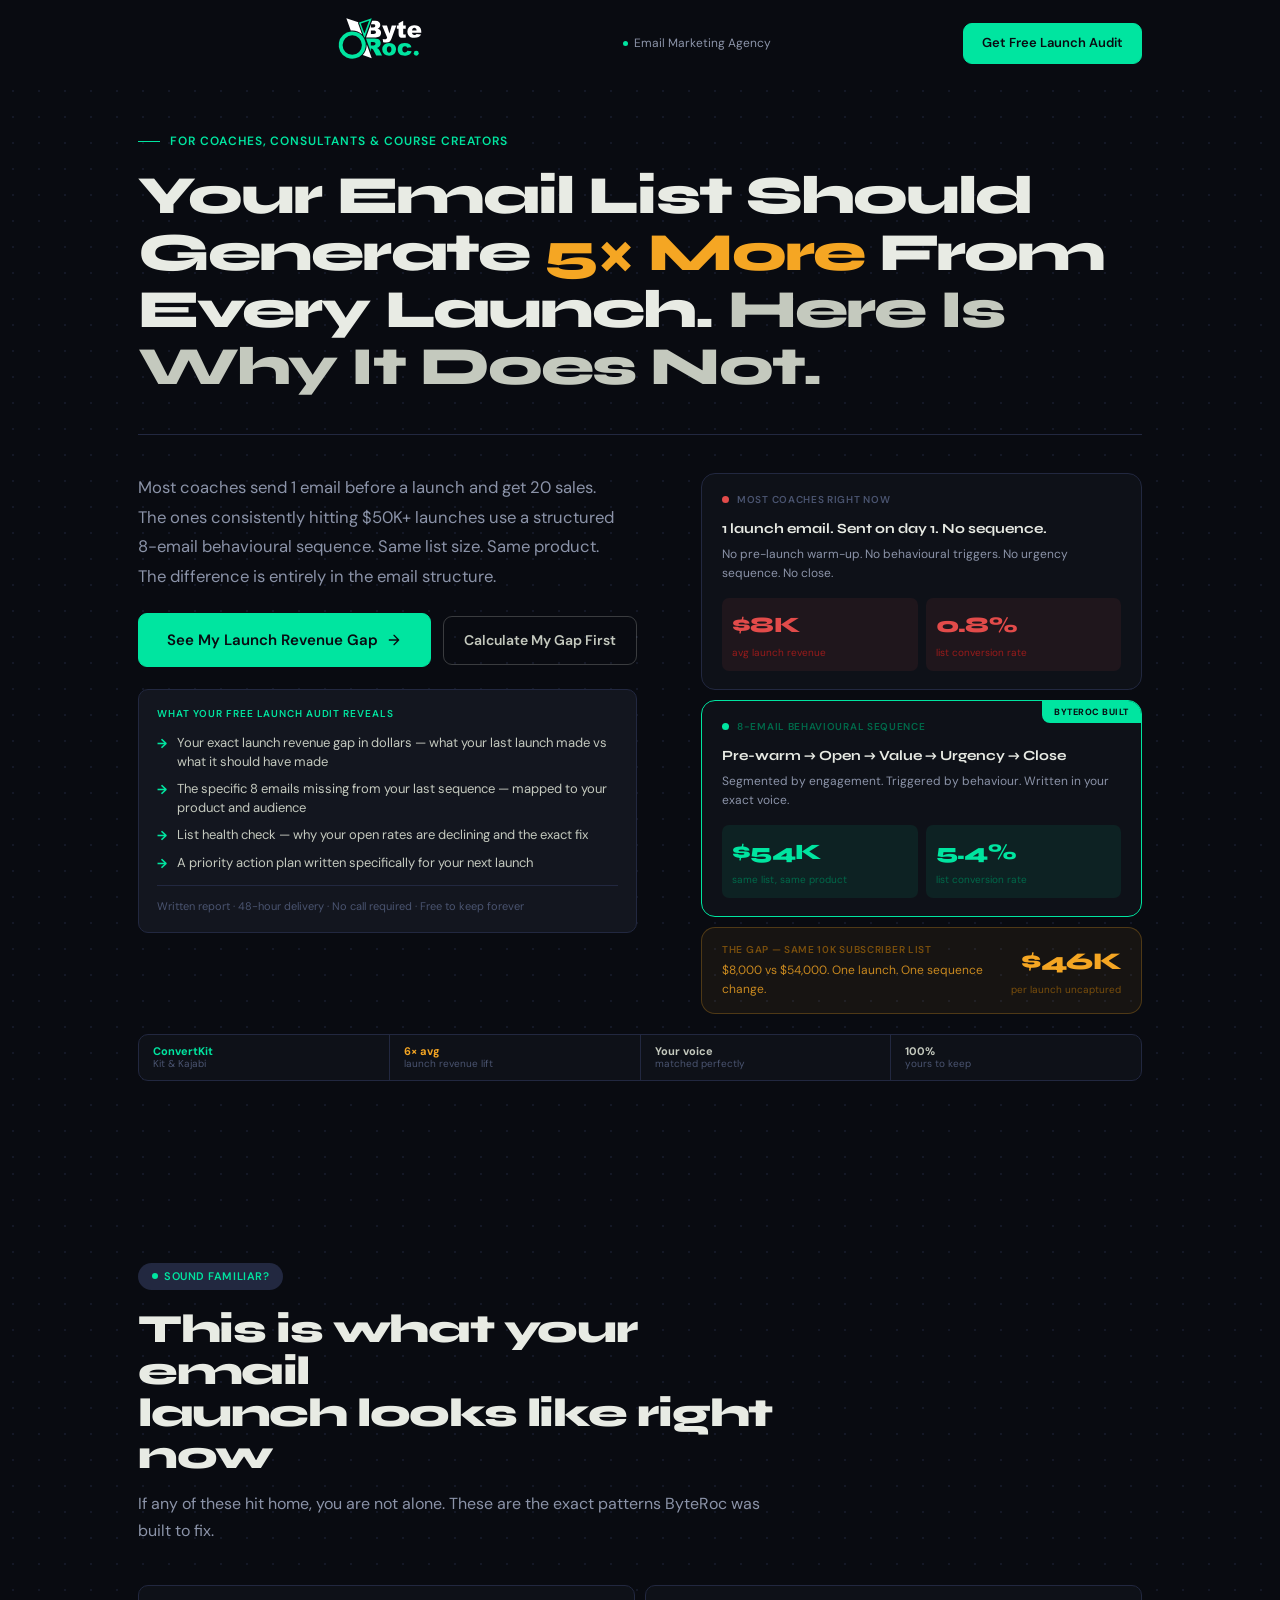
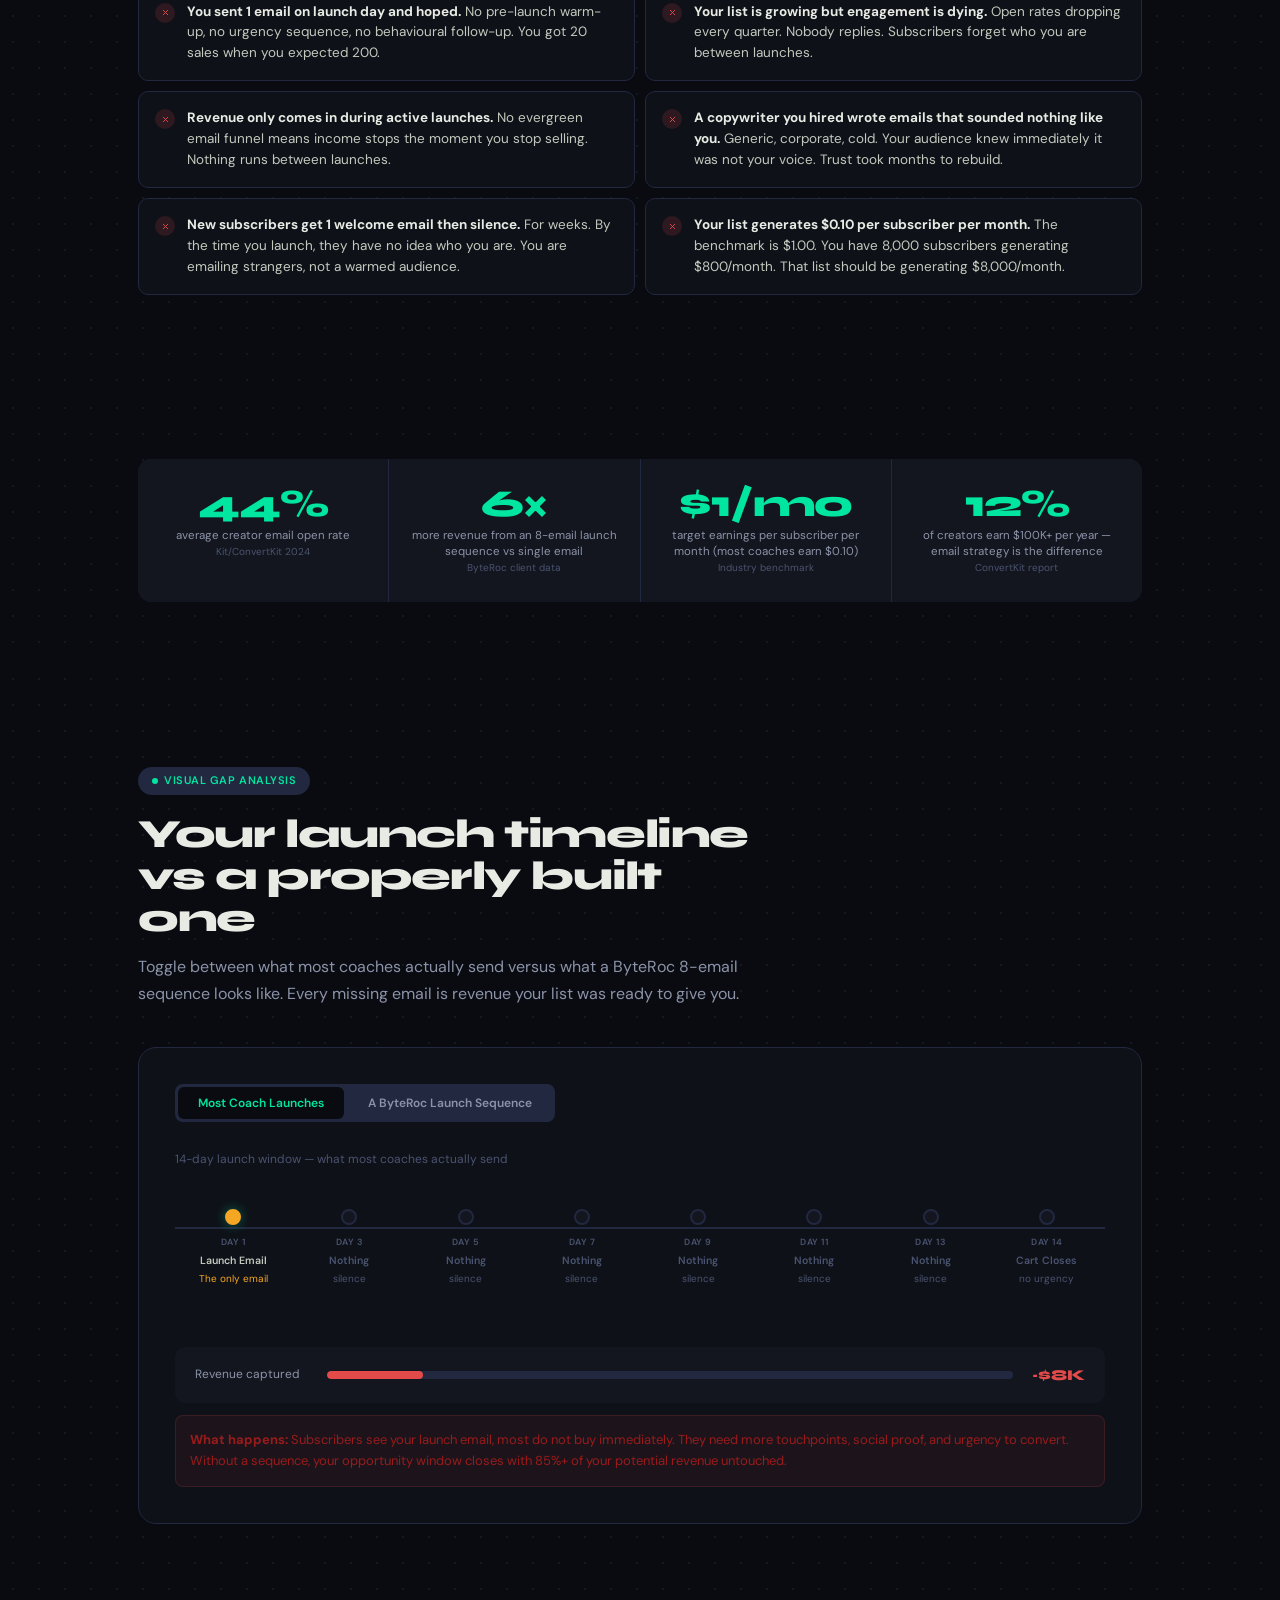
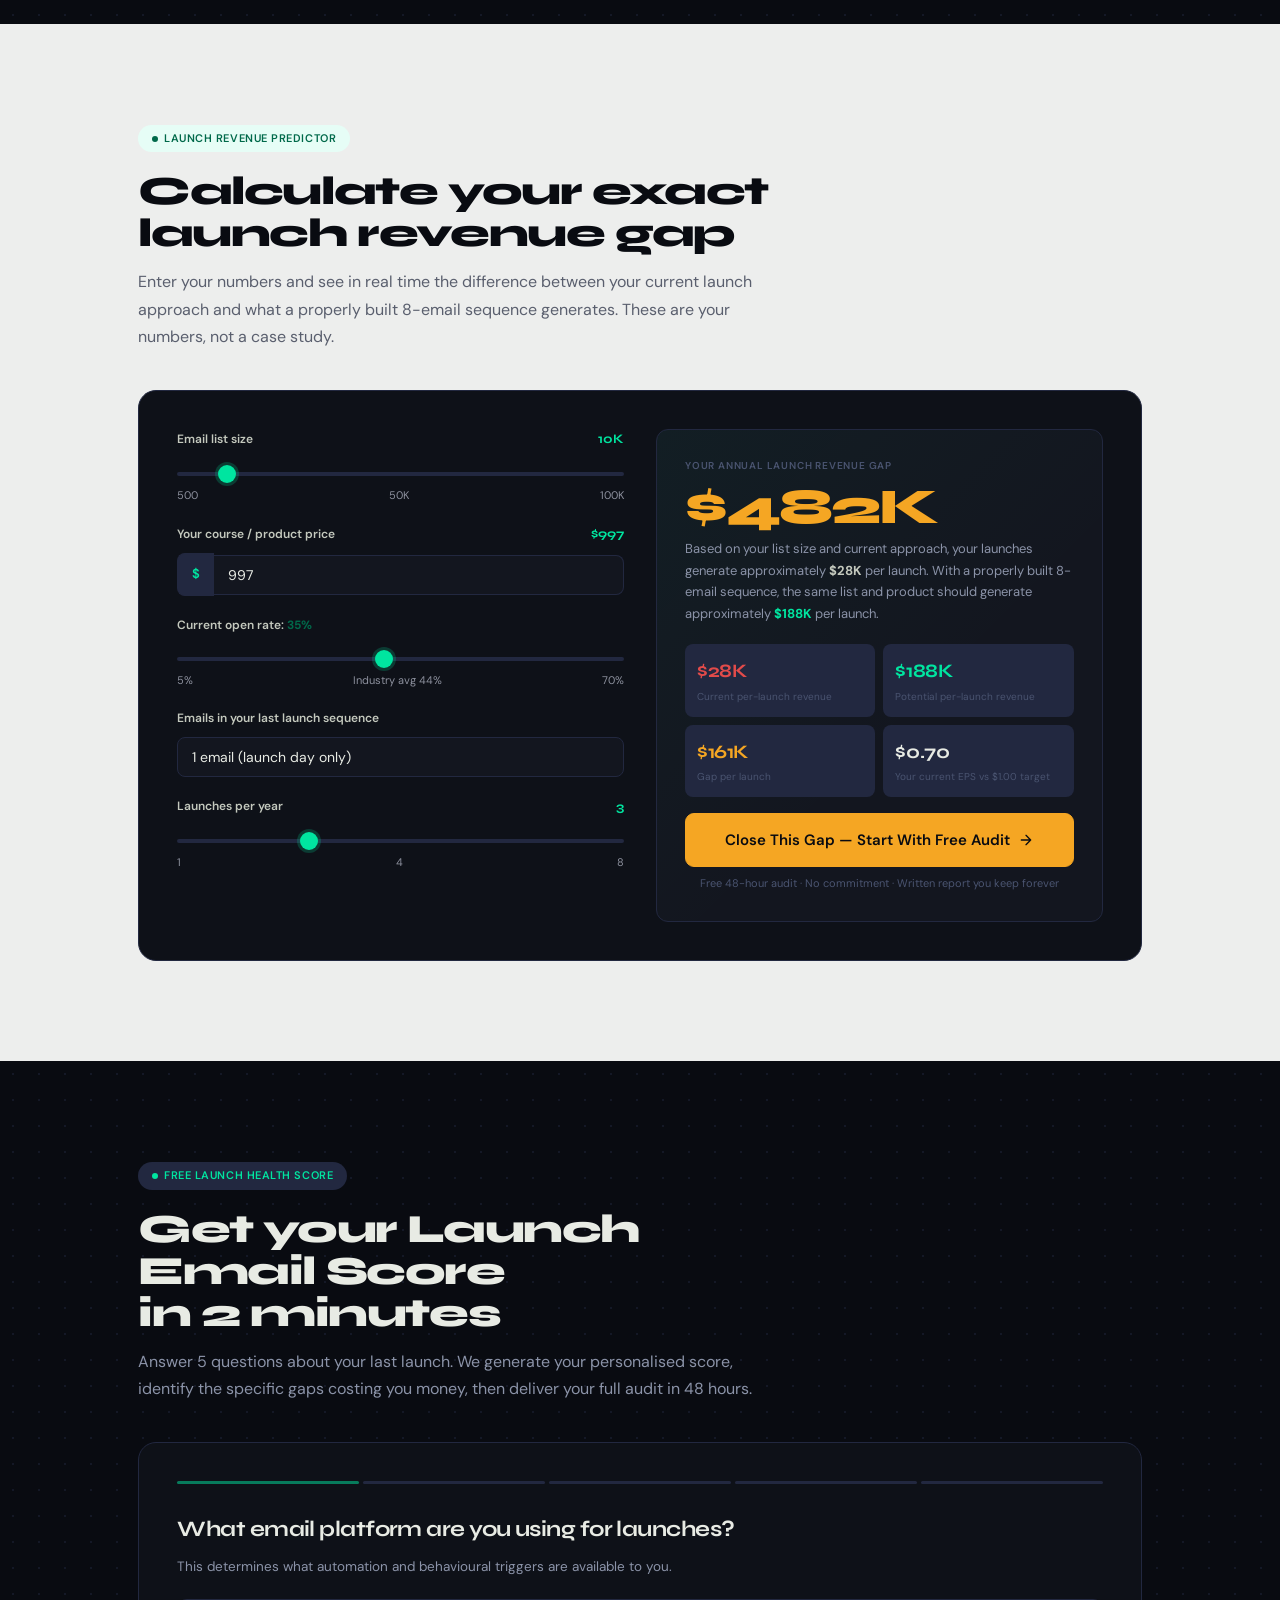
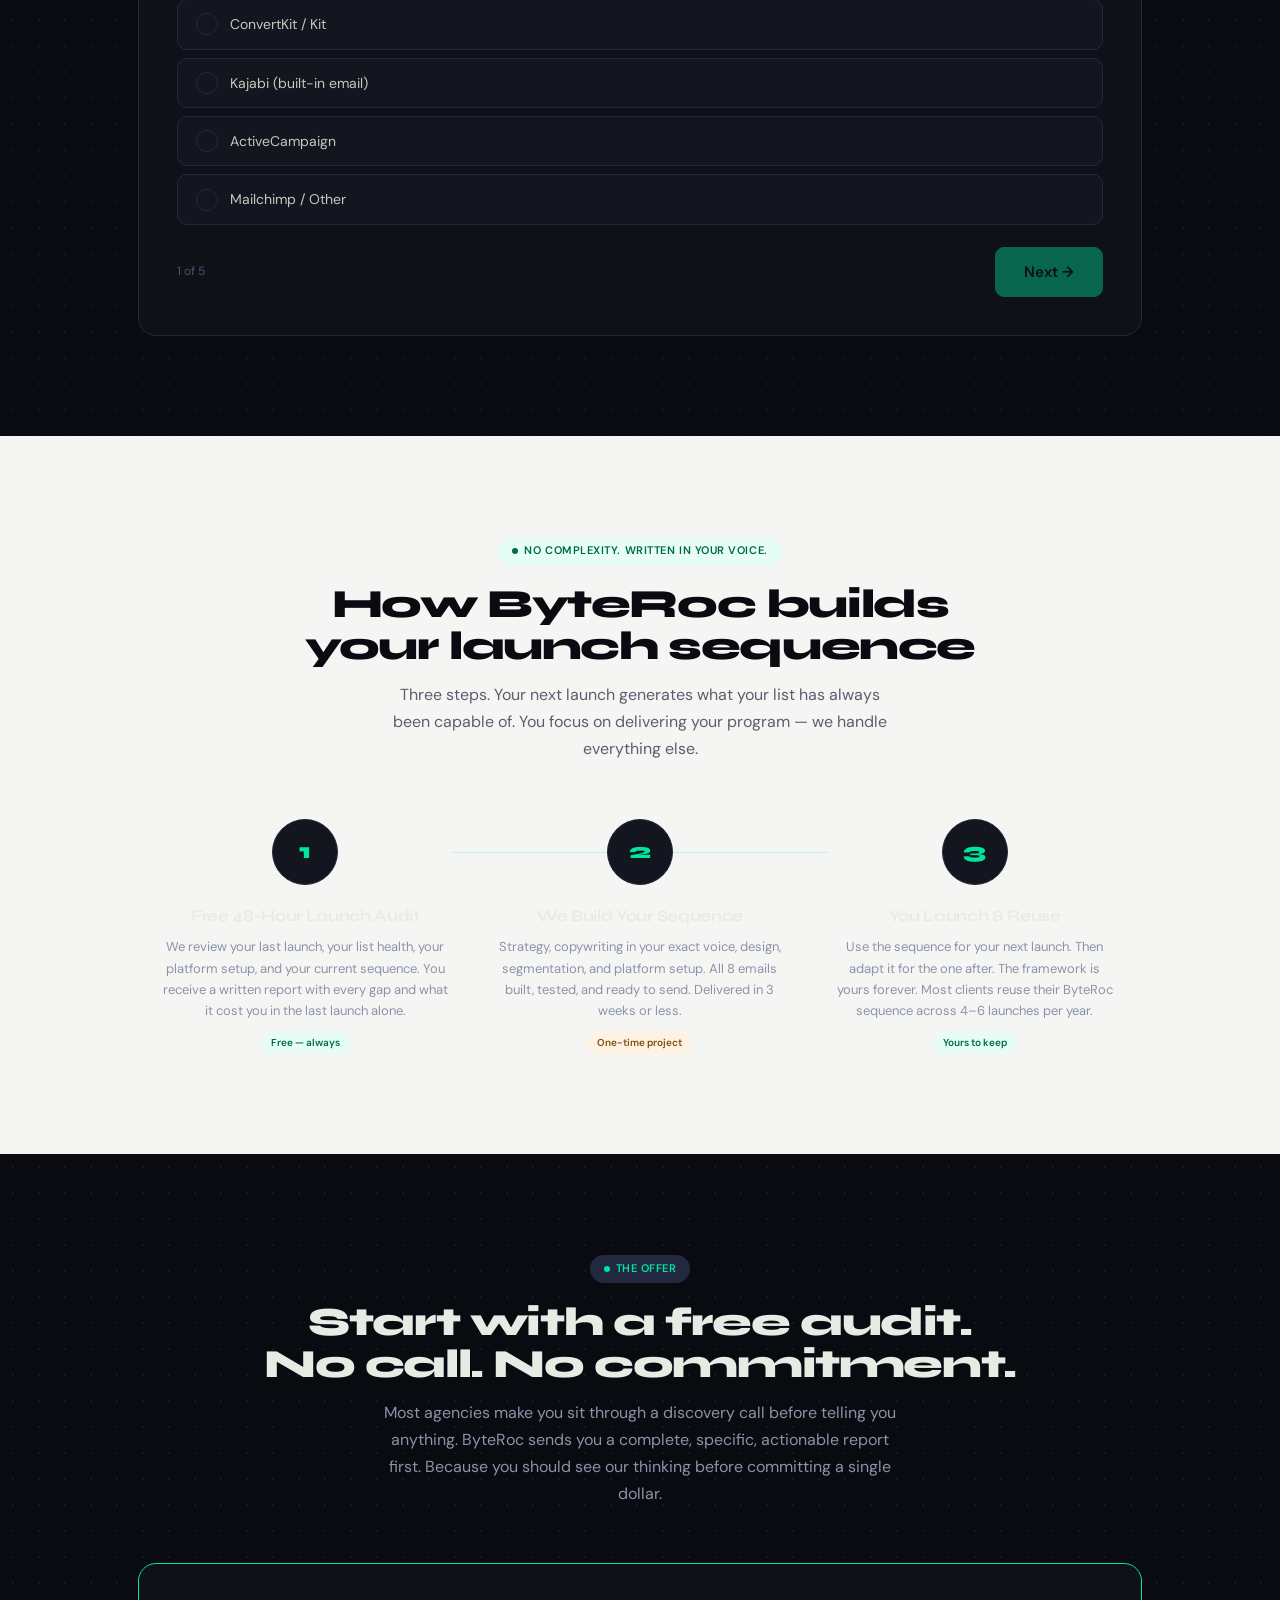
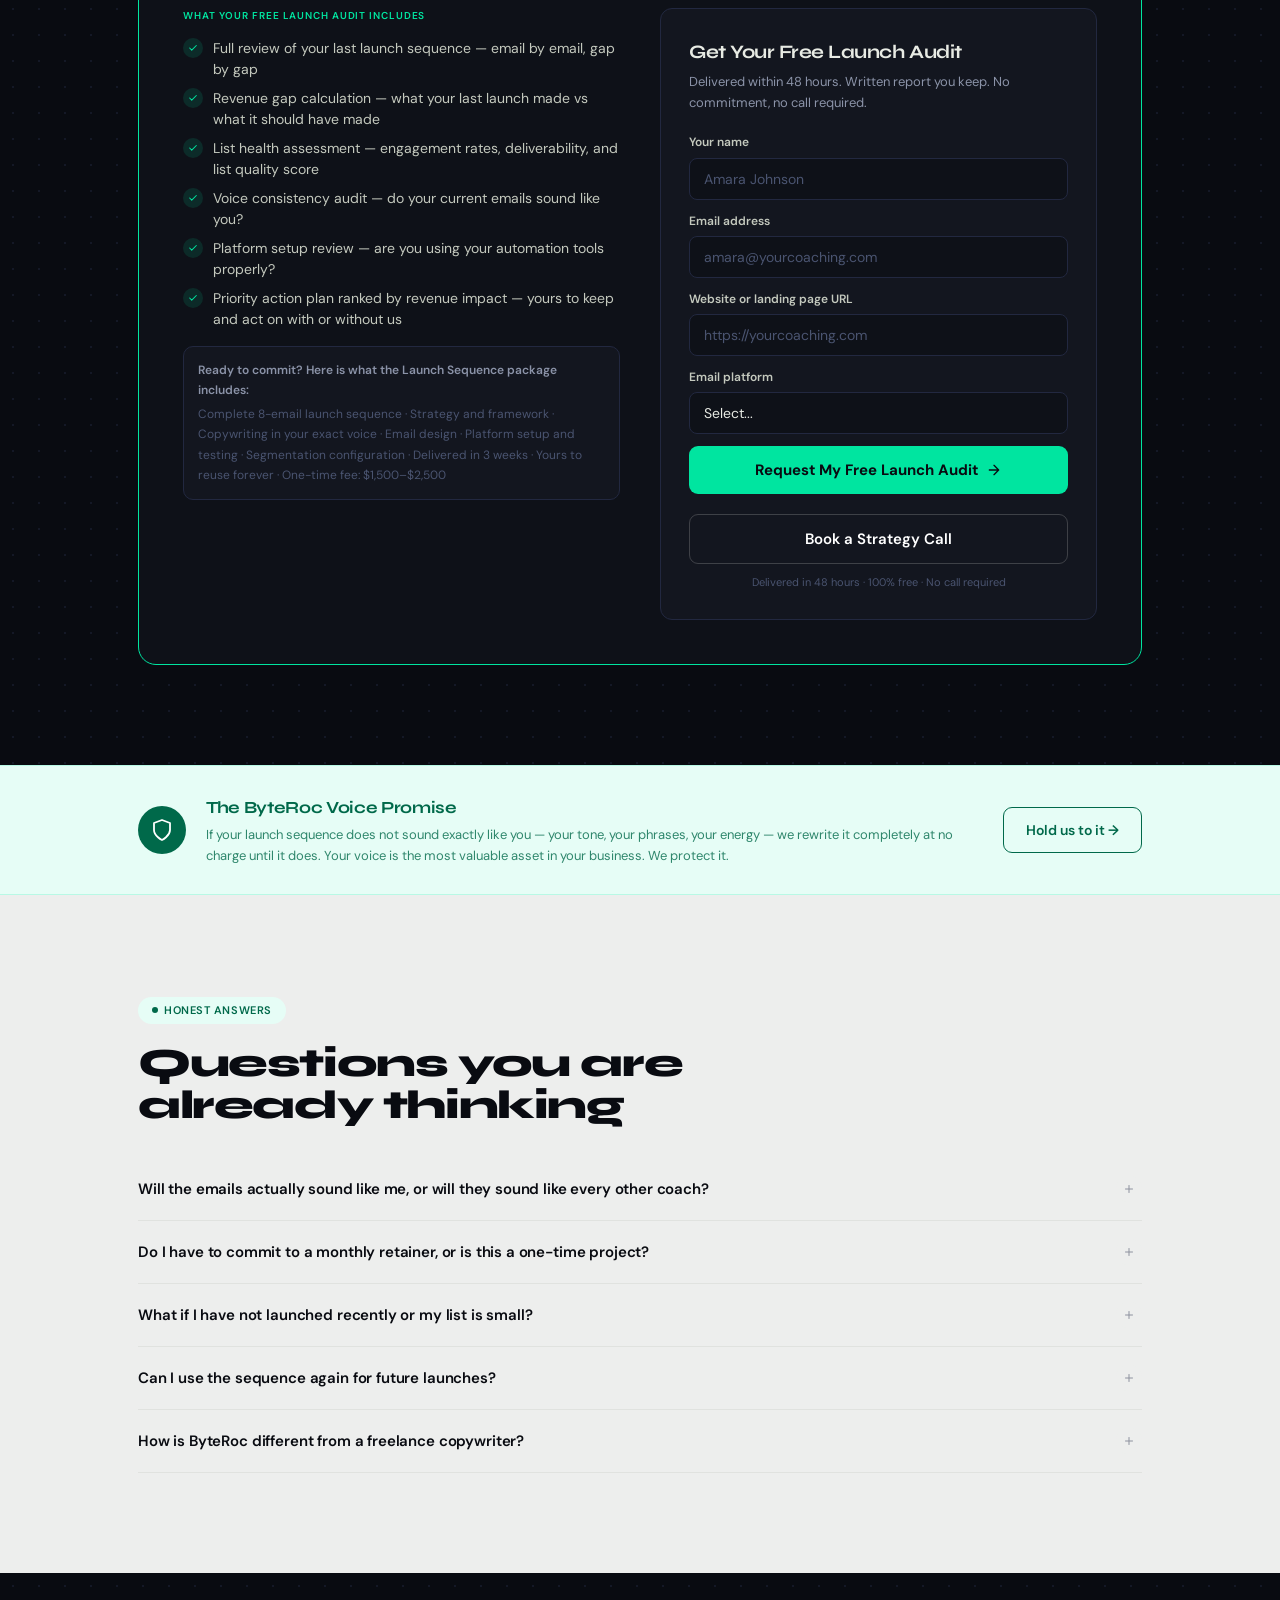
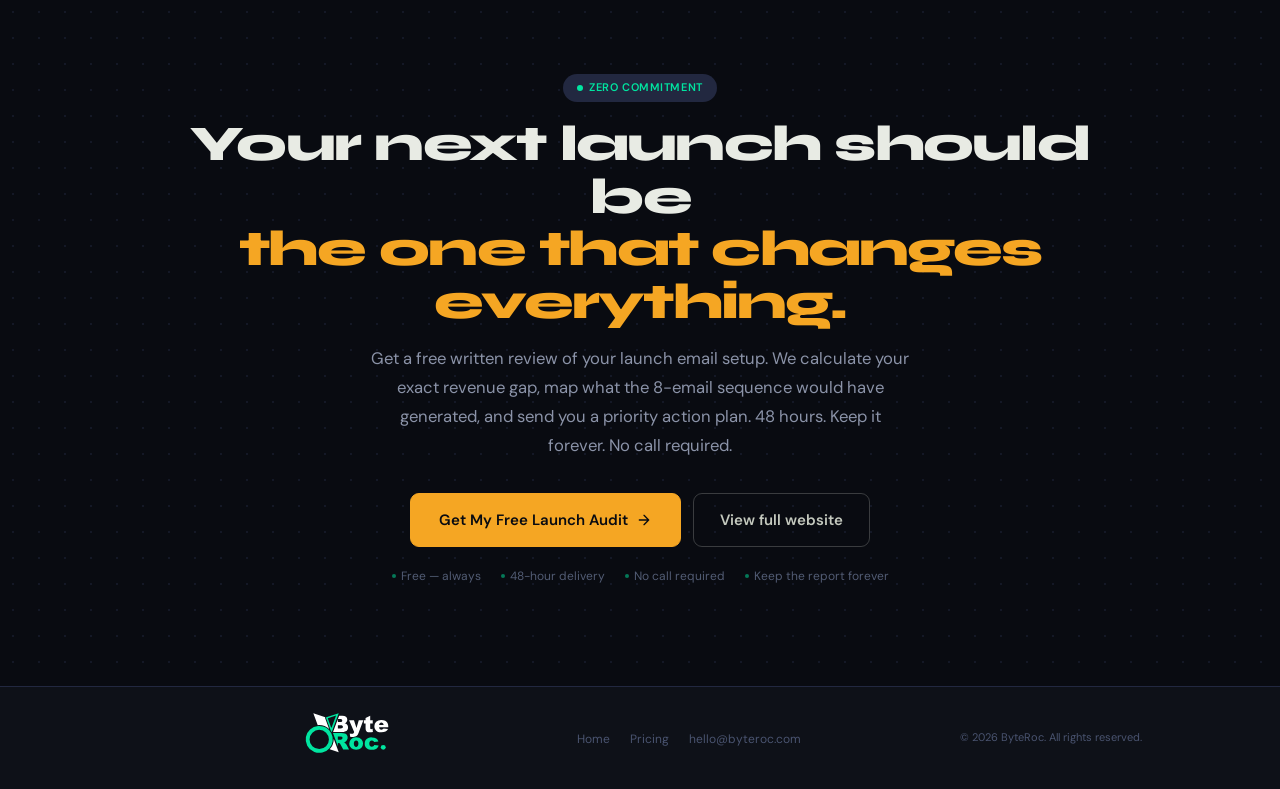
<file: coach/index.html>
<!DOCTYPE html>
<html lang="en">

<head>
  <meta charset="UTF-8">
  <meta name="viewport" content="width=device-width, initial-scale=1.0">
  <title>Your Email List Should Generate 5x More From Every Launch — ByteRoc</title>
  <meta name="description"
    content="Most coaches send 1 launch email and get 23 sales. The ones hitting $50K+ launches use an 8-email sequence. Same list size. See your exact revenue gap — free audit in 48 hours.">
  <link rel="preconnect" href="https://fonts.googleapis.com">
  <link rel="preconnect" href="https://fonts.gstatic.com" crossorigin>
    <link rel="icon" type="image/x-icon" sizes="32x32" href="../assets/main.svg"/>
  <link
    href="https://fonts.googleapis.com/css2?family=Syne:wght@700;800&amp;family=DM+Sans:opsz,wght@9..40,400;9..40,500;9..40,600&amp;display=swap"
    rel="stylesheet">
  <style>
    :root {
      --ink: #090B11;
      --s1: #0E1118;
      --s2: #13161F;
      --bd: #222840;
      --mud: #4A5470;
      --cream: #E8EBE4;
      --cream2: #C4C9BE;
      --csub: #8B93A8;
      --cdim: #525C74;
      --white: #fff;
      --ow: #F5F6F4;
      --ow2: #EDEEED;
      --blt: #E0E2DF;
      --tbody: #5A5F6E;
      --tlt: #8D919E;
      --tink: #090B11;
      --em: #00E5A0;
      --emh: #00CC8E;
      --emd: rgba(0, 229, 160, .12);
      --ems: #E6FDF6;
      --emdk: #00694A;
      --ab: #F5A623;
      --abs: #FEF3E2;
      --abdk: #7A4F0D;
      --abm: rgba(245, 166, 35, .12);
      --red: #E24B4A;
      --reds: #FFF0F0;
      --reddk: #991B1B;
      --r: 12px;
      --rlg: 18px;
      --mw: 1100px;
    }

    *,
    *::before,
    *::after {
      box-sizing: border-box;
      margin: 0;
      padding: 0
    }

    html {
      scroll-behavior: smooth;
      -webkit-font-smoothing: antialiased
    }

    body {
      font-family: "DM Sans", sans-serif;
      background: var(--white);
      color: var(--tink);
      line-height: 1.6;
      overflow-x: hidden
    }

    a {
      text-decoration: none;
      color: inherit
    }

    button {
      border: none;
      cursor: pointer;
      font-family: "DM Sans", sans-serif
    }

    /* layout */
    .wrap {
      max-width: var(--mw);
      margin: 0 auto;
      padding: 0 clamp(18px, 4vw, 48px)
    }

    .dark {
      background: var(--ink);
      position: relative;
      overflow: hidden
    }

    .dark>.dots {
      position: absolute;
      inset: 0;
      background-image: radial-gradient(var(--bd) 1px, transparent 1px);
      background-size: 26px 26px;
      opacity: .45;
      pointer-events: none;
      z-index: 0
    }

    .dark>.wrap {
      position: relative;
      z-index: 1
    }

    .ow {
      background: var(--ow)
    }

    .ow2 {
      background: var(--ow2)
    }

    .section {
      padding: clamp(60px, 8vw, 100px) 0
    }

    /* type */
    .fd {
      font-family: "Syne", sans-serif;
      font-weight: 800;
      letter-spacing: -.035em;
      line-height: 1.05
    }

    .em-w {
      color: var(--em)
    }

    .ab-w {
      color: var(--ab)
    }

    .cr-w {
      color: var(--cream)
    }

    .label {
      font-family: "DM Sans", sans-serif;
      font-weight: 600;
      font-size: 10px;
      letter-spacing: .09em;
      text-transform: uppercase
    }

    .eyebrow {
      display: flex;
      align-items: center;
      gap: 10px;
      margin-bottom: 16px
    }

    .eyebrow-line {
      width: 22px;
      height: 1.5px;
      background: var(--em)
    }

    .eyebrow-txt {
      font-size: 12px;
      font-weight: 600;
      letter-spacing: .08em;
      text-transform: uppercase;
      color: var(--em)
    }

    .pill {
      display: inline-flex;
      align-items: center;
      gap: 6px;
      padding: 5px 14px;
      border-radius: 100px;
      font-size: 11px;
      font-weight: 600;
      letter-spacing: .05em;
      text-transform: uppercase;
      margin-bottom: 18px
    }

    .pill::before {
      content: "";
      width: 6px;
      height: 6px;
      border-radius: 50%;
      background: currentColor;
      flex-shrink: 0
    }

    .pill-dk {
      background: var(--bd);
      color: var(--em)
    }

    .pill-lt {
      background: var(--ems);
      color: var(--emdk)
    }

    .pill-ab {
      background: var(--abs);
      color: var(--abdk)
    }

    /* buttons */
    .btn {
      display: inline-flex;
      align-items: center;
      justify-content: center;
      gap: 8px;
      font-family: "DM Sans", sans-serif;
      font-weight: 600;
      font-size: 15px;
      border-radius: 9px;
      transition: all .2s;
      cursor: pointer;
      border: 1.5px solid transparent;
      white-space: nowrap
    }

    .btn:active {
      transform: scale(.975)
    }

    .bp {
      padding: 14px 28px;
      background: var(--em);
      color: var(--ink);
      border-color: var(--em)
    }

    .bp:hover {
      background: var(--emh);
      transform: translateY(-2px);
      box-shadow: 0 8px 24px rgba(0, 229, 160, .25)
    }

    .bab {
      padding: 14px 28px;
      background: var(--ab);
      color: var(--ink);
      border-color: var(--ab)
    }

    .bab:hover {
      background: #e09820;
      transform: translateY(-2px);
      box-shadow: 0 8px 24px rgba(245, 166, 35, .25)
    }

    .bo {
      padding: 13px 26px;
      background: transparent;
      color: var(--em);
      border-color: var(--em)
    }

    .bo:hover {
      background: var(--emd)
    }

    .bg {
      padding: 13px 26px;
      background: transparent;
      color: var(--cream2);
      border-color: rgba(232, 235, 228, .22)
    }

    .bg:hover {
      border-color: rgba(232, 235, 228, .44)
    }

    .bico {
      width: 16px;
      height: 16px;
      stroke: currentColor;
      fill: none;
      stroke-width: 2;
      stroke-linecap: round;
      stroke-linejoin: round
    }

    /* nav */
    #nav {
      position: fixed;
      top: 0;
      left: 0;
      right: 0;
      z-index: 999;
      padding: 14px 0;
      transition: all .3s
    }

    #nav.scrolled {
      background: rgba(9, 11, 17, .97);
      backdrop-filter: blur(16px);
      border-bottom: 1px solid var(--bd);
      padding: 10px 0
    }

    .nav-inner {
      display: flex;
      align-items: center;
      justify-content: space-between
    }

    .logo {
      font-family: "Syne", sans-serif;
      font-weight: 800;
      font-size: 20px;
      letter-spacing: -.04em
    }

    .logo .b {
      color: var(--cream)
    }

    .logo .r {
      color: var(--em)
    }

    .nav-tag {
      font-size: 12px;
      color: var(--csub);
      display: flex;
      align-items: center;
      gap: 6px
    }

    .nav-tag::before {
      content: "";
      width: 5px;
      height: 5px;
      border-radius: 50%;
      background: var(--em)
    }

    /* stat strip */
    .stats-strip {
      display: grid;
      grid-template-columns: repeat(4, 1fr);
      gap: 1px;
      background: var(--bd);
      border-radius: 14px;
      overflow: hidden;
      margin: clamp(40px, 5vw, 64px) 0
    }

    .stat-box {
      background: var(--s2);
      padding: 26px 20px;
      text-align: center
    }

    .stat-val {
      font-family: "Syne", sans-serif;
      font-weight: 800;
      font-size: clamp(26px, 3vw, 38px);
      color: var(--em);
      letter-spacing: -.03em;
      line-height: 1;
      margin-bottom: 5px
    }

    .stat-lbl {
      font-size: 11.5px;
      color: var(--csub);
      line-height: 1.4
    }

    /* pain grid */
    .pain-grid {
      display: grid;
      grid-template-columns: 1fr 1fr;
      gap: 10px;
      margin-top: 32px
    }

    .pain-item {
      display: flex;
      align-items: flex-start;
      gap: 12px;
      background: var(--s1);
      border: 1px solid var(--bd);
      border-radius: 10px;
      padding: 16px;
      transition: border-color .25s
    }

    .pain-item:hover {
      border-color: rgba(226, 75, 74, .4)
    }

    .pain-x {
      width: 20px;
      height: 20px;
      border-radius: 50%;
      background: rgba(226, 75, 74, .15);
      display: flex;
      align-items: center;
      justify-content: center;
      flex-shrink: 0;
      margin-top: 1px
    }

    .pain-x svg {
      width: 9px;
      height: 9px;
      stroke: var(--red);
      fill: none;
      stroke-width: 2.5;
      stroke-linecap: round
    }

    .pain-text {
      font-size: 13.5px;
      color: var(--cream2);
      line-height: 1.55
    }

    .pain-text strong {
      color: var(--cream)
    }

    /* timeline visualiser */
    .viz-box {
      background: var(--s1);
      border: 1px solid var(--bd);
      border-radius: var(--rlg);
      padding: clamp(24px, 3vw, 36px);
      margin-top: 40px
    }

    .toggle-row {
      display: flex;
      gap: 4px;
      background: var(--bd);
      border-radius: 8px;
      padding: 3px;
      width: fit-content;
      margin-bottom: 28px
    }

    .tog-btn {
      padding: 8px 20px;
      border-radius: 6px;
      font-family: "DM Sans", sans-serif;
      font-weight: 600;
      font-size: 12px;
      cursor: pointer;
      border: none;
      transition: all .2s;
      color: var(--csub);
      background: transparent
    }

    .tog-btn.active {
      background: var(--ink);
      color: var(--em)
    }

    /* timeline */
    .timeline {
      position: relative;
      padding: 20px 0
    }

    .tl-line {
      position: absolute;
      top: 38px;
      left: 0;
      right: 0;
      height: 2px;
      background: var(--bd)
    }

    .tl-fill {
      position: absolute;
      top: 38px;
      left: 0;
      height: 2px;
      background: var(--em);
      transition: width 1.2s ease;
      width: 0
    }

    .tl-nodes {
      display: grid;
      gap: 0;
      position: relative;
      z-index: 1
    }

    .tl-node {
      display: flex;
      flex-direction: column;
      align-items: center;
      text-align: center;
      padding: 0 6px
    }

    .tl-dot {
      width: 16px;
      height: 16px;
      border-radius: 50%;
      border: 2px solid var(--bd);
      background: var(--s2);
      margin-bottom: 10px;
      transition: all .4s;
      flex-shrink: 0
    }

    .tl-dot.active {
      border-color: var(--em);
      background: var(--em);
      box-shadow: 0 0 12px rgba(0, 229, 160, .4)
    }

    .tl-dot.inactive {
      border-color: var(--bd);
      background: var(--s2)
    }

    .tl-day {
      font-size: 9px;
      font-weight: 600;
      letter-spacing: .06em;
      text-transform: uppercase;
      color: var(--mud);
      margin-bottom: 4px
    }

    .tl-name {
      font-size: 10.5px;
      font-weight: 600;
      color: var(--cream2);
      line-height: 1.35;
      margin-bottom: 3px
    }

    .tl-stat {
      font-size: 10px;
      color: var(--em)
    }

    .tl-stat.inactive {
      color: var(--mud)
    }

    /* revenue impact bar */
    .impact-bar {
      display: flex;
      gap: 12px;
      align-items: center;
      margin-top: 20px;
      background: var(--s2);
      border-radius: 10px;
      padding: 16px 20px
    }

    .impact-label {
      font-size: 12px;
      color: var(--csub);
      min-width: 120px;
      flex-shrink: 0
    }

    .impact-track {
      flex: 1;
      height: 8px;
      background: var(--bd);
      border-radius: 4px;
      overflow: hidden
    }

    .impact-fill {
      height: 100%;
      border-radius: 4px;
      transition: width 1s ease
    }

    .impact-val {
      font-family: "Syne", sans-serif;
      font-weight: 800;
      font-size: 15px;
      min-width: 60px;
      text-align: right;
      flex-shrink: 0
    }

    /* calculator */
    .calc-wrap {
      background: var(--s1);
      border: 1px solid var(--bd);
      border-radius: var(--rlg);
      padding: clamp(24px, 3vw, 40px);
      margin-top: 40px
    }

    .calc-grid {
      display: grid;
      grid-template-columns: 1fr 1fr;
      gap: 32px;
      align-items: start
    }

    .input-group {
      margin-bottom: 20px
    }

    .input-label {
      display: flex;
      align-items: center;
      justify-content: space-between;
      font-size: 12px;
      font-weight: 600;
      color: var(--cream2);
      margin-bottom: 8px
    }

    .input-val {
      font-family: "Syne", sans-serif;
      font-weight: 700;
      color: var(--em);
      font-size: 13px
    }

    .calc-input-wrap {
      display: flex;
      align-items: center
    }

    .calc-prefix {
      background: var(--bd);
      border: 1.5px solid var(--bd);
      border-right: none;
      padding: 10px 14px;
      border-radius: 8px 0 0 8px;
      font-size: 13px;
      font-weight: 600;
      color: var(--em)
    }

    .calc-inp {
      width: 100%;
      padding: 10px 14px;
      background: var(--s2);
      border: 1.5px solid var(--bd);
      border-left: none;
      border-radius: 0 8px 8px 0;
      font-family: "DM Sans", sans-serif;
      font-size: 14px;
      color: var(--cream);
      outline: none;
      transition: border-color .2s
    }

    .calc-inp:focus {
      border-color: var(--em)
    }

    .calc-inp::placeholder {
      color: var(--mud)
    }

    .calc-select {
      width: 100%;
      padding: 10px 14px;
      background: var(--s2);
      border: 1.5px solid var(--bd);
      border-radius: 8px;
      font-family: "DM Sans", sans-serif;
      font-size: 14px;
      color: var(--cream);
      outline: none;
      cursor: pointer;
      transition: border-color .2s;
      -webkit-appearance: none
    }

    .calc-select:focus {
      border-color: var(--em)
    }

    .range-track {
      width: 100%;
      -webkit-appearance: none;
      height: 4px;
      border-radius: 2px;
      background: var(--bd);
      outline: none;
      cursor: pointer;
      margin-top: 4px
    }

    .range-track::-webkit-slider-thumb {
      -webkit-appearance: none;
      width: 18px;
      height: 18px;
      border-radius: 50%;
      background: var(--em);
      cursor: pointer;
      box-shadow: 0 0 0 3px rgba(0, 229, 160, .2)
    }

    .range-track::-moz-range-thumb {
      width: 18px;
      height: 18px;
      border-radius: 50%;
      background: var(--em);
      cursor: pointer;
      border: none
    }

    /* result panel */
    .result-panel {
      background: var(--s2);
      border: 1.5px solid var(--bd);
      border-radius: var(--r);
      padding: 28px;
      position: relative;
      overflow: hidden;
      transition: border-color .3s
    }

    .result-panel.hl {
      border-color: var(--em);
      box-shadow: 0 0 40px rgba(0, 229, 160, .08)
    }

    .result-panel::before {
      content: "";
      position: absolute;
      inset: 0;
      background: linear-gradient(135deg, rgba(0, 229, 160, .04) 0%, transparent 60%)
    }

    .result-panel>* {
      position: relative
    }

    .res-label {
      font-size: 10px;
      font-weight: 600;
      letter-spacing: .08em;
      text-transform: uppercase;
      color: var(--mud);
      margin-bottom: 8px
    }

    .res-gap {
      font-family: "Syne", sans-serif;
      font-weight: 800;
      font-size: clamp(32px, 4vw, 50px);
      color: var(--ab);
      letter-spacing: -.04em;
      line-height: 1;
      margin-bottom: 6px
    }

    .res-sub {
      font-size: 13px;
      color: var(--csub);
      line-height: 1.65;
      margin-bottom: 20px
    }

    .res-kpis {
      display: grid;
      grid-template-columns: 1fr 1fr;
      gap: 8px;
      margin-bottom: 22px
    }

    .kpi {
      background: var(--bd);
      border-radius: 8px;
      padding: 12px
    }

    .kpi-v {
      font-family: "Syne", sans-serif;
      font-weight: 700;
      font-size: 19px;
      color: var(--cream);
      letter-spacing: -.02em
    }

    .kpi-v.em {
      color: var(--em)
    }

    .kpi-v.ab {
      color: var(--ab)
    }

    .kpi-v.rd {
      color: var(--red)
    }

    .kpi-l {
      font-size: 10px;
      color: var(--mud);
      margin-top: 2px
    }

    /* audit tool */
    .audit-wrap {
      background: var(--s1);
      border: 1px solid var(--bd);
      border-radius: var(--rlg);
      padding: clamp(24px, 3vw, 40px);
      margin-top: 40px
    }

    .audit-progress {
      display: flex;
      gap: 4px;
      margin-bottom: 28px
    }

    .ap {
      height: 3px;
      flex: 1;
      background: var(--bd);
      border-radius: 2px;
      transition: background .3s
    }

    .ap.done {
      background: var(--em)
    }

    .ap.cur {
      background: rgba(0, 229, 160, .5)
    }

    .audit-step {
      display: none
    }

    .audit-step.active {
      display: block
    }

    .audit-q {
      font-family: "Syne", sans-serif;
      font-weight: 700;
      font-size: clamp(17px, 2vw, 22px);
      color: var(--cream);
      margin-bottom: 8px;
      letter-spacing: -.025em
    }

    .audit-q-sub {
      font-size: 13.5px;
      color: var(--csub);
      margin-bottom: 22px;
      line-height: 1.6
    }

    .audit-opts {
      display: flex;
      flex-direction: column;
      gap: 8px
    }

    .audit-opt {
      display: flex;
      align-items: center;
      gap: 12px;
      padding: 13px 18px;
      background: var(--s2);
      border: 1.5px solid var(--bd);
      border-radius: 10px;
      cursor: pointer;
      transition: all .2s;
      font-size: 14px;
      color: var(--cream2)
    }

    .audit-opt:hover {
      border-color: var(--em);
      background: rgba(0, 229, 160, .04);
      color: var(--cream)
    }

    .audit-opt.sel {
      border-color: var(--em);
      background: rgba(0, 229, 160, .08);
      color: var(--cream)
    }

    .opt-icon {
      width: 22px;
      height: 22px;
      border-radius: 50%;
      border: 1.5px solid var(--bd);
      display: flex;
      align-items: center;
      justify-content: center;
      flex-shrink: 0;
      transition: all .2s;
      font-size: 10px
    }

    .audit-opt.sel .opt-icon {
      background: var(--em);
      border-color: var(--em);
      color: var(--ink);
      font-weight: 700
    }

    .audit-nav {
      display: flex;
      align-items: center;
      justify-content: space-between;
      margin-top: 22px
    }

    .audit-step-count {
      font-size: 12px;
      color: var(--mud)
    }

    /* score result */
    .score-wrap {
      text-align: center;
      padding: 10px 0
    }

    .score-ring {
      width: 120px;
      height: 120px;
      border-radius: 50%;
      background: var(--s2);
      border: 3px solid var(--bd);
      display: flex;
      flex-direction: column;
      align-items: center;
      justify-content: center;
      margin: 0 auto 22px;
      transition: border-color .5s
    }

    .score-num {
      font-family: "Syne", sans-serif;
      font-weight: 800;
      font-size: 32px;
      letter-spacing: -.04em;
      line-height: 1
    }

    .score-den {
      font-size: 13px;
      color: var(--mud)
    }

    .score-title {
      font-family: "Syne", sans-serif;
      font-weight: 800;
      font-size: 20px;
      color: var(--cream);
      margin-bottom: 8px;
      letter-spacing: -.02em
    }

    .score-desc {
      font-size: 13.5px;
      color: var(--csub);
      line-height: 1.65;
      max-width: 480px;
      margin: 0 auto 20px
    }

    .score-gaps {
      display: flex;
      flex-direction: column;
      gap: 7px;
      margin-bottom: 24px;
      text-align: left
    }

    .gap-item {
      display: flex;
      gap: 10px;
      align-items: flex-start;
      background: var(--reds);
      border-radius: 7px;
      padding: 10px 14px;
      font-size: 13px;
      color: var(--reddk);
      line-height: 1.45
    }

    .gap-arr {
      flex-shrink: 0;
      font-weight: 700
    }

    /* form */
    .form-box {
      background: var(--s2);
      border: 1px solid var(--bd);
      border-radius: var(--r);
      padding: 28px
    }

    .form-title {
      font-family: "Syne", sans-serif;
      font-weight: 700;
      font-size: 19px;
      color: var(--cream);
      margin-bottom: 4px;
      letter-spacing: -.025em
    }

    .form-sub {
      font-size: 13px;
      color: var(--csub);
      margin-bottom: 20px
    }

    .field {
      margin-bottom: 12px
    }

    .field label {
      display: block;
      font-size: 12px;
      font-weight: 600;
      color: var(--cream2);
      margin-bottom: 5px
    }

    .field input,
    .field select {
      width: 100%;
      padding: 11px 14px;
      background: var(--s1);
      border: 1.5px solid var(--bd);
      border-radius: 8px;
      font-family: "DM Sans", sans-serif;
      font-size: 14px;
      color: var(--cream);
      outline: none;
      transition: border-color .2s
    }

    .field input:focus,
    .field select:focus {
      border-color: var(--em)
    }

    .field input::placeholder {
      color: var(--mud)
    }

    .field select {
      cursor: pointer;
      -webkit-appearance: none
    }

    .submit-btn {
      width: 100%;
      padding: 14px;
      border-radius: 9px;
      font-family: "DM Sans", sans-serif;
      font-weight: 700;
      font-size: 15px;
      background: var(--em);
      color: var(--ink);
      border: none;
      cursor: pointer;
      transition: all .2s;
      margin-top: 4px;
      display: flex;
      align-items: center;
      justify-content: center;
      gap: 8px
    }

    .submit-btn:hover {
      background: var(--emh);
      transform: translateY(-2px);
      box-shadow: 0 8px 24px rgba(0, 229, 160, .3)
    }

    .form-note {
      font-size: 11px;
      color: var(--mud);
      text-align: center;
      margin-top: 10px;
      line-height: 1.5
    }

    /* HIW */
    .hiw-grid {
      display: grid;
      grid-template-columns: repeat(3, 1fr);
      gap: 0;
      margin-top: 40px;
      position: relative
    }

    .hiw-grid::before {
      content: "";
      position: absolute;
      top: 33px;
      left: calc(33.33% - 20px);
      right: calc(33.33% - 20px);
      height: 1px;
      background: var(--em);
      opacity: .25
    }

    .hiw-step {
      text-align: center;
      padding: 0 24px;
      position: relative;
      z-index: 1
    }

    .hiw-num {
      width: 66px;
      height: 66px;
      border-radius: 50%;
      background: var(--s2);
      border: 1.5px solid var(--bd);
      display: flex;
      align-items: center;
      justify-content: center;
      font-family: "Syne", sans-serif;
      font-weight: 800;
      font-size: 22px;
      color: var(--em);
      margin: 0 auto 18px;
      transition: all .3s
    }

    .hiw-step:hover .hiw-num {
      border-color: var(--em);
      box-shadow: 0 0 24px rgba(0, 229, 160, .2)
    }

    .hiw-step h3 {
      font-family: "Syne", sans-serif;
      font-weight: 700;
      font-size: 16px;
      color: var(--cream);
      margin-bottom: 8px;
      letter-spacing: -.02em
    }

    .hiw-step p {
      font-size: 13px;
      color: var(--csub);
      line-height: 1.65
    }

    .hiw-badge {
      display: inline-block;
      padding: 3px 10px;
      border-radius: 100px;
      font-size: 10px;
      font-weight: 600;
      margin-top: 10px
    }

    /* offer */
    .offer-box {
      background: var(--s1);
      border: 1.5px solid var(--em);
      border-radius: var(--rlg);
      padding: clamp(28px, 3.5vw, 44px);
      margin-top: 40px;
      position: relative;
      overflow: hidden
    }

    .offer-grid {
      display: grid;
      grid-template-columns: 1fr 1fr;
      gap: 40px;
      align-items: start
    }

    .offer-item {
      display: flex;
      align-items: flex-start;
      gap: 10px;
      font-size: 14px;
      color: var(--cream2);
      line-height: 1.5;
      margin-bottom: 8px
    }

    .offer-check {
      width: 20px;
      height: 20px;
      border-radius: 50%;
      background: rgba(0, 229, 160, .12);
      display: flex;
      align-items: center;
      justify-content: center;
      flex-shrink: 0
    }

    .offer-check svg {
      width: 10px;
      height: 10px;
      stroke: var(--em);
      fill: none;
      stroke-width: 2.5;
      stroke-linecap: round;
      stroke-linejoin: round
    }

    /* guarantee */
    .guarantee {
      background: var(--ems);
      border-top: 1px solid rgba(0, 229, 160, .2);
      border-bottom: 1px solid rgba(0, 229, 160, .2);
      padding: 28px 0
    }

    .g-inner {
      display: flex;
      align-items: center;
      gap: 20px;
      flex-wrap: wrap
    }

    .g-icon {
      width: 48px;
      height: 48px;
      border-radius: 50%;
      background: var(--emdk);
      display: flex;
      align-items: center;
      justify-content: center;
      flex-shrink: 0
    }

    .g-icon svg {
      width: 24px;
      height: 24px;
      stroke: #fff;
      fill: none;
      stroke-width: 1.8;
      stroke-linecap: round;
      stroke-linejoin: round
    }

    .g-text h3 {
      font-family: "Syne", sans-serif;
      font-weight: 700;
      font-size: 17px;
      color: var(--emdk);
      letter-spacing: -.02em;
      margin-bottom: 4px
    }

    .g-text p {
      font-size: 13px;
      color: var(--emdk);
      opacity: .8;
      line-height: 1.6
    }

    /* faq */
    .faq-list {
      margin-top: 32px
    }

    .faq-item {
      border-bottom: 1px solid var(--blt)
    }

    .faq-q {
      display: flex;
      align-items: center;
      justify-content: space-between;
      gap: 16px;
      padding: 18px 0;
      cursor: pointer;
      user-select: none
    }

    .faq-q h3 {
      font-family: "DM Sans", sans-serif;
      font-weight: 600;
      font-size: 15px;
      color: var(--tink);
      flex: 1;
      line-height: 1.4;
      letter-spacing: -.01em
    }

    .faq-q:hover h3 {
      color: var(--emdk)
    }

    .faq-tog {
      width: 26px;
      height: 26px;
      border-radius: 50%;
      background: var(--ow2);
      display: flex;
      align-items: center;
      justify-content: center;
      flex-shrink: 0;
      transition: all .3s
    }

    .faq-tog svg {
      width: 12px;
      height: 12px;
      stroke: var(--tlt);
      fill: none;
      stroke-width: 2;
      stroke-linecap: round;
      transition: .3s
    }

    .faq-item.open .faq-tog {
      background: var(--ems);
      transform: rotate(45deg)
    }

    .faq-item.open .faq-tog svg {
      stroke: var(--emdk)
    }

    .faq-ans {
      max-height: 0;
      overflow: hidden;
      transition: max-height .4s ease
    }

    .faq-item.open .faq-ans {
      max-height: 300px
    }

    .faq-ans p {
      font-size: 14px;
      color: var(--tbody);
      line-height: 1.75;
      padding-bottom: 18px
    }

    /* footer */
    footer {
      background: var(--s1);
      border-top: 1px solid var(--bd);
      padding: 22px 0
    }

    .footer-inner {
      display: flex;
      align-items: center;
      justify-content: space-between;
      gap: 16px;
      flex-wrap: wrap
    }

    .footer-links a {
      font-size: 12px;
      color: var(--mud);
      margin-left: 20px;
      transition: color .2s
    }

    .footer-links a:hover {
      color: var(--em)
    }

    /* animations */
    .rv {
      opacity: 0;
      transform: translateY(22px);
      transition: opacity .65s ease, transform .65s ease
    }

    .rv.in {
      opacity: 1;
      transform: translateY(0)
    }

    .d1 {
      transition-delay: .07s
    }

    .d2 {
      transition-delay: .14s
    }

    .d3 {
      transition-delay: .21s
    }

    .d4 {
      transition-delay: .28s
    }

    .d5 {
      transition-delay: .35s
    }

    @keyframes fb {
      to {
        opacity: 1;
        transform: none
      }
    }

    .rv {
      animation: fb 0s 1.5s forwards
    }

    /* responsive */
    @media(max-width:900px) {

      .calc-grid,
      .offer-grid {
        grid-template-columns: 1fr
      }

      .pain-grid {
        grid-template-columns: 1fr
      }

      .hiw-grid {
        grid-template-columns: 1fr;
        gap: 28px
      }

      .hiw-grid::before {
        display: none
      }

      .stats-strip {
        grid-template-columns: 1fr 1fr
      }

      .res-kpis {
        grid-template-columns: 1fr 1fr
      }

      .hero-grid {
        grid-template-columns: 1fr !important
      }
    }

    @media(max-width:560px) {
      .stats-strip {
        grid-template-columns: 1fr 1fr
      }

      .hero-btns {
        flex-direction: column;
        align-items: stretch
      }

      .hero-btns .btn {
        justify-content: center
      }
    }


    .btn--ghost {
      display: block;
      width: 100%;
      text-align: center;
      padding: 12px 24px;
      background: transparent;
      color: var(--cream-2);
      border-color: rgba(232, 235, 228, .2);
      color: white;
    }

    .btn--ghost:hover {
      border-color: rgba(232, 235, 228, .45);
      background: rgba(255, 255, 255, .04)
    }
  </style>
</head>

<body>
  <!-- NAV -->
  <nav id="nav" class="dark">
    <div class="wrap nav-inner">
      <a href="/" class="logo">

    <a href="/" class="logo"><img src="../assets/main.svg" alt="" style="width: clamp(50px, 10vw, 100px);">
      </a>
      <div class="nav-tag">Email Marketing Agency</div>
      <a href="#offer" class="btn bp" style="padding:9px 18px;font-size:13px">Get Free Launch Audit</a>
    </div>
  </nav>

  <!-- HERO -->
  <section class="dark" style="padding:clamp(100px,11vw,132px) 0 clamp(56px,7vw,80px)">
    <div class="dots"></div>
    <div class="wrap" style="position:relative;z-index:1">

      <!-- FULL-WIDTH HEADLINE -->
      <div class="rv" style="margin-bottom:clamp(24px,3vw,40px)">
        <div class="eyebrow">
          <div class="eyebrow-line"></div>
          <span class="eyebrow-txt">For Coaches, Consultants &amp; Course Creators</span>
        </div>
        <h1
          style="font-family:'Syne',sans-serif;font-weight:800;letter-spacing:-.035em;line-height:1.06;font-size:clamp(32px,4.2vw,58px);color:var(--cream)">
          Your Email List Should Generate
          <span style="color:var(--ab)"> 5&times; More</span> From Every Launch.
          <span style="color:var(--cream2)"> Here Is Why It Does Not.</span>
        </h1>
      </div>

      <div style="height:1px;background:var(--bd);margin-bottom:clamp(24px,3vw,40px)"></div>

      <!-- TWO-COLUMN -->
      <div class="hero-grid"
        style="display:grid;grid-template-columns:1fr 1fr;gap:clamp(32px,5vw,72px);align-items:start">

        <!-- LEFT -->
        <div class="rv d1" style="display:flex;flex-direction:column;gap:22px">
          <p style="font-size:clamp(14px,1.3vw,17px);color:var(--csub);line-height:1.78;max-width:480px">
            Most coaches send 1 email before a launch and get 20 sales. The ones consistently hitting $50K+ launches use
            a structured 8-email behavioural sequence. Same list size. Same product. The difference is entirely in the
            email structure.
          </p>

          <div class="hero-btns" style="display:flex;align-items:center;gap:12px;">
            <a href="#audit" class="btn bp">
              See My Launch Revenue Gap
              <svg class="bico" viewBox="0 0 24 24">
                <path d="M5 12h14M12 5l7 7-7 7" />
              </svg>
            </a>
            <a href="#calculator" class="btn bg" style="font-size:14px;padding:12px 20px">Calculate My Gap First</a>
          </div>


          <!-- AUDIT PREVIEW -->
          <div style="border:1px solid var(--bd);border-radius:10px;padding:16px 18px;background:var(--s2)">
            <div class="label" style="color:var(--em);margin-bottom:12px">What your free launch audit reveals</div>
            <div style="display:flex;flex-direction:column;gap:8px">
              <div
                style="display:flex;align-items:flex-start;gap:10px;font-size:13px;color:var(--cream2);line-height:1.45">
                <span style="color:var(--em);flex-shrink:0;font-weight:700;margin-top:1px">&rarr;</span>
                Your exact launch revenue gap in dollars &mdash; what your last launch made vs what it should have made
              </div>
              <div
                style="display:flex;align-items:flex-start;gap:10px;font-size:13px;color:var(--cream2);line-height:1.45">
                <span style="color:var(--em);flex-shrink:0;font-weight:700;margin-top:1px">&rarr;</span>
                The specific 8 emails missing from your last sequence &mdash; mapped to your product and audience
              </div>
              <div
                style="display:flex;align-items:flex-start;gap:10px;font-size:13px;color:var(--cream2);line-height:1.45">
                <span style="color:var(--em);flex-shrink:0;font-weight:700;margin-top:1px">&rarr;</span>
                List health check &mdash; why your open rates are declining and the exact fix
              </div>
              <div
                style="display:flex;align-items:flex-start;gap:10px;font-size:13px;color:var(--cream2);line-height:1.45">
                <span style="color:var(--em);flex-shrink:0;font-weight:700;margin-top:1px">&rarr;</span>
                A priority action plan written specifically for your next launch
              </div>
            </div>
            <div
              style="margin-top:12px;padding-top:12px;border-top:1px solid var(--bd);font-size:11px;color:var(--mud)">
              Written report &middot; 48-hour delivery &middot; No call required &middot; Free to keep forever</div>
          </div>
        </div>

        <!-- RIGHT: launch comparison cards -->
        <div class="rv d2" style="display:flex;flex-direction:column;gap:10px">

          <!-- Card: Current launch -->
          <div
            style="background:var(--s1);border:1px solid var(--bd);border-radius:14px;padding:18px 20px;transition:transform .25s,border-color .25s"
            onmouseover="this.style.transform='translateY(-3px)';this.style.borderColor='rgba(226,75,74,.4)'"
            onmouseout="this.style.transform='none';this.style.borderColor='var(--bd)'">
            <div style="display:flex;align-items:center;gap:8px;margin-bottom:10px">
              <div style="width:7px;height:7px;border-radius:50%;background:var(--red)"></div>
              <span
                style="font-size:10px;font-weight:600;letter-spacing:.07em;text-transform:uppercase;color:var(--mud)">Most
                coaches right now</span>
            </div>
            <div
              style="font-family:'Syne',sans-serif;font-weight:700;font-size:14px;color:var(--cream);margin-bottom:5px">
              1 launch email. Sent on day 1. No sequence.</div>
            <div style="font-size:12px;color:var(--csub);margin-bottom:14px">No pre-launch warm-up. No behavioural
              triggers. No urgency sequence. No close.</div>
            <div style="display:grid;grid-template-columns:1fr 1fr;gap:8px">
              <div style="background:rgba(226,75,74,.08);border-radius:7px;padding:10px">
                <div
                  style="font-family:'Syne',sans-serif;font-weight:800;font-size:22px;color:var(--red);letter-spacing:-.03em">
                  $8K</div>
                <div style="font-size:10px;color:var(--reddk);margin-top:2px">avg launch revenue</div>
              </div>
              <div style="background:rgba(226,75,74,.08);border-radius:7px;padding:10px">
                <div
                  style="font-family:'Syne',sans-serif;font-weight:800;font-size:22px;color:var(--red);letter-spacing:-.03em">
                  0.8%</div>
                <div style="font-size:10px;color:var(--reddk);margin-top:2px">list conversion rate</div>
              </div>
            </div>
          </div>

          <!-- Card: ByteRoc sequence -->
          <div
            style="background:var(--s1);border:1.5px solid var(--em);border-radius:14px;padding:18px 20px;position:relative;overflow:hidden;transition:transform .25s"
            onmouseover="this.style.transform='translateY(-3px)'" onmouseout="this.style.transform='none'">
            <div
              style="position:absolute;top:0;right:0;background:var(--em);color:var(--ink);font-family:'DM Sans',sans-serif;font-weight:700;font-size:9px;letter-spacing:.06em;text-transform:uppercase;padding:4px 12px;border-radius:0 0 0 8px">
              ByteRoc Built</div>
            <div style="display:flex;align-items:center;gap:8px;margin-bottom:10px">
              <div style="width:7px;height:7px;border-radius:50%;background:var(--em)"></div>
              <span
                style="font-size:10px;font-weight:600;letter-spacing:.07em;text-transform:uppercase;color:var(--emdk)">8-email
                behavioural sequence</span>
            </div>
            <div
              style="font-family:'Syne',sans-serif;font-weight:700;font-size:14px;color:var(--cream);margin-bottom:5px">
              Pre-warm &rarr; Open &rarr; Value &rarr; Urgency &rarr; Close</div>
            <div style="font-size:12px;color:var(--csub);margin-bottom:14px">Segmented by engagement. Triggered by
              behaviour. Written in your exact voice.</div>
            <div style="display:grid;grid-template-columns:1fr 1fr;gap:8px">
              <div style="background:rgba(0,229,160,.08);border-radius:7px;padding:10px">
                <div
                  style="font-family:'Syne',sans-serif;font-weight:800;font-size:22px;color:var(--em);letter-spacing:-.03em">
                  $54K</div>
                <div style="font-size:10px;color:var(--emdk);margin-top:2px">same list, same product</div>
              </div>
              <div style="background:rgba(0,229,160,.08);border-radius:7px;padding:10px">
                <div
                  style="font-family:'Syne',sans-serif;font-weight:800;font-size:22px;color:var(--em);letter-spacing:-.03em">
                  5.4%</div>
                <div style="font-size:10px;color:var(--emdk);margin-top:2px">list conversion rate</div>
              </div>
            </div>
          </div>

          <!-- Gap card -->
          <div
            style="background:rgba(245,166,35,.06);border:1px solid rgba(245,166,35,.25);border-radius:14px;padding:14px 20px;display:flex;align-items:center;justify-content:space-between;gap:16px">
            <div>
              <div
                style="font-size:10px;font-weight:600;letter-spacing:.07em;text-transform:uppercase;color:var(--abdk);margin-bottom:3px">
                The gap &mdash; same 10K subscriber list</div>
              <div style="font-size:12px;color:var(--ab);opacity:.8">$8,000 vs $54,000. One launch. One sequence change.
              </div>
            </div>
            <div style="text-align:right;flex-shrink:0">
              <div
                style="font-family:'Syne',sans-serif;font-weight:800;font-size:24px;color:var(--ab);letter-spacing:-.03em">
                $46K</div>
              <div style="font-size:10px;color:var(--abdk)">per launch uncaptured</div>
            </div>
          </div>

        </div>
      </div>


      <!-- TRUST BAR -->
      <div
        style="margin-top:20px; display:flex;align-items:stretch;border:1px solid var(--bd);border-radius:10px;overflow:hidden;background:var(--s1)">
        <div
          style="display:flex;flex-direction:column;justify-content:center;padding:10px 14px;border-right:1px solid var(--bd);flex:1">
          <span style="font-size:11px;font-weight:700;color:var(--em);line-height:1.2">ConvertKit</span>
          <span style="font-size:10px;color:var(--mud);line-height:1.2">Kit &amp; Kajabi</span>
        </div>
        <div
          style="display:flex;flex-direction:column;justify-content:center;padding:10px 14px;border-right:1px solid var(--bd);flex:1">
          <span style="font-size:11px;font-weight:700;color:var(--ab);line-height:1.2">6&times; avg</span>
          <span style="font-size:10px;color:var(--mud);line-height:1.2">launch revenue lift</span>
        </div>
        <div
          style="display:flex;flex-direction:column;justify-content:center;padding:10px 14px;border-right:1px solid var(--bd);flex:1">
          <span style="font-size:11px;font-weight:700;color:var(--cream2);line-height:1.2">Your voice</span>
          <span style="font-size:10px;color:var(--mud);line-height:1.2">matched perfectly</span>
        </div>
        <div style="display:flex;flex-direction:column;justify-content:center;padding:10px 14px;flex:1">
          <span style="font-size:11px;font-weight:700;color:var(--cream2);line-height:1.2">100%</span>
          <span style="font-size:10px;color:var(--mud);line-height:1.2">yours to keep</span>
        </div>
      </div>
    </div>
  </section>

  <!-- PAIN SECTION -->
  <section class="section dark">
    <div class="dots"></div>
    <div class="wrap">
      <div style="max-width:640px;margin-bottom:40px">
        <span class="pill pill-dk rv">Sound familiar?</span>
        <h2 class="fd rv d1" style="font-size:clamp(24px,3.2vw,40px);color:var(--cream);margin-bottom:14px">This is what
          your email<br>launch looks like right now</h2>
        <p style="font-size:16px;color:var(--csub);line-height:1.7" class="rv d2">If any of these hit home, you are not
          alone. These are the exact patterns ByteRoc was built to fix.</p>
      </div>
      <div class="pain-grid">
        <div class="pain-item rv">
          <div class="pain-x"><svg viewBox="0 0 24 24">
              <line x1="18" y1="6" x2="6" y2="18" />
              <line x1="6" y1="6" x2="18" y2="18" />
            </svg></div>
          <div class="pain-text"><strong>You sent 1 email on launch day and hoped.</strong> No pre-launch warm-up, no
            urgency sequence, no behavioural follow-up. You got 20 sales when you expected 200.</div>
        </div>
        <div class="pain-item rv d1">
          <div class="pain-x"><svg viewBox="0 0 24 24">
              <line x1="18" y1="6" x2="6" y2="18" />
              <line x1="6" y1="6" x2="18" y2="18" />
            </svg></div>
          <div class="pain-text"><strong>Your list is growing but engagement is dying.</strong> Open rates dropping
            every quarter. Nobody replies. Subscribers forget who you are between launches.</div>
        </div>
        <div class="pain-item rv d2">
          <div class="pain-x"><svg viewBox="0 0 24 24">
              <line x1="18" y1="6" x2="6" y2="18" />
              <line x1="6" y1="6" x2="18" y2="18" />
            </svg></div>
          <div class="pain-text"><strong>Revenue only comes in during active launches.</strong> No evergreen email
            funnel means income stops the moment you stop selling. Nothing runs between launches.</div>
        </div>
        <div class="pain-item rv d3">
          <div class="pain-x"><svg viewBox="0 0 24 24">
              <line x1="18" y1="6" x2="6" y2="18" />
              <line x1="6" y1="6" x2="18" y2="18" />
            </svg></div>
          <div class="pain-text"><strong>A copywriter you hired wrote emails that sounded nothing like you.</strong>
            Generic, corporate, cold. Your audience knew immediately it was not your voice. Trust took months to
            rebuild.</div>
        </div>
        <div class="pain-item rv d4">
          <div class="pain-x"><svg viewBox="0 0 24 24">
              <line x1="18" y1="6" x2="6" y2="18" />
              <line x1="6" y1="6" x2="18" y2="18" />
            </svg></div>
          <div class="pain-text"><strong>New subscribers get 1 welcome email then silence.</strong> For weeks. By the
            time you launch, they have no idea who you are. You are emailing strangers, not a warmed audience.</div>
        </div>
        <div class="pain-item rv d5">
          <div class="pain-x"><svg viewBox="0 0 24 24">
              <line x1="18" y1="6" x2="6" y2="18" />
              <line x1="6" y1="6" x2="18" y2="18" />
            </svg></div>
          <div class="pain-text"><strong>Your list generates $0.10 per subscriber per month.</strong> The benchmark is
            $1.00. You have 8,000 subscribers generating $800/month. That list should be generating $8,000/month.</div>
        </div>
      </div>
    </div>
  </section>

  <!-- STATS STRIP -->
  <section class="dark" style="padding-bottom:0">
    <div class="dots"></div>
    <div class="wrap" style="position:relative;z-index:1">
      <div class="stats-strip rv">
        <div class="stat-box">
          <div class="stat-val" data-target="44">0</div>
          <div class="stat-lbl">average creator email open rate<br><span
              style="color:var(--mud);font-size:10px">Kit/ConvertKit 2024</span></div>
        </div>
        <div class="stat-box">
          <div class="stat-val">6&times;</div>
          <div class="stat-lbl">more revenue from an 8-email launch sequence vs single email<br><span
              style="color:var(--mud);font-size:10px">ByteRoc client data</span></div>
        </div>
        <div class="stat-box">
          <div class="stat-val">$1/mo</div>
          <div class="stat-lbl">target earnings per subscriber per month (most coaches earn $0.10)<br><span
              style="color:var(--mud);font-size:10px">Industry benchmark</span></div>
        </div>
        <div class="stat-box">
          <div class="stat-val" data-target="12">0</div>
          <div class="stat-lbl">of creators earn $100K+ per year &mdash; email strategy is the difference<br><span
              style="color:var(--mud);font-size:10px">ConvertKit report</span></div>
        </div>
      </div>
    </div>
  </section>

  <!-- LAUNCH TIMELINE VISUALISER -->
  <section class="section dark">
    <div class="dots"></div>
    <div class="wrap">
      <div style="max-width:640px;margin-bottom:8px">
        <span class="pill pill-dk rv">Visual gap analysis</span>
        <h2 class="fd rv d1" style="font-size:clamp(24px,3.2vw,40px);color:var(--cream);margin-bottom:14px">Your launch
          timeline<br>vs a properly built one</h2>
        <p style="font-size:16px;color:var(--csub);line-height:1.7" class="rv d2">Toggle between what most coaches
          actually send versus what a ByteRoc 8-email sequence looks like. Every missing email is revenue your list was
          ready to give you.</p>
      </div>

      <div class="viz-box rv d2">
        <div class="toggle-row">
          <button class="tog-btn active" id="btn-before" onclick="showTimeline('before')">Most Coach Launches</button>
          <button class="tog-btn" id="btn-after" onclick="showTimeline('after')">A ByteRoc Launch Sequence</button>
        </div>

        <!-- BEFORE -->
        <div id="tl-before">
          <div style="font-size:12px;color:var(--mud);margin-bottom:20px">14-day launch window &mdash; what most coaches
            actually send</div>
          <div class="timeline">
            <div class="tl-line"></div>
            <div class="tl-nodes" style="grid-template-columns:repeat(8,1fr)">
              <div class="tl-node">
                <div class="tl-dot active" style="border-color:var(--ab);background:var(--ab)"></div>
                <div class="tl-day">Day 1</div>
                <div class="tl-name">Launch Email</div>
                <div class="tl-stat" style="color:var(--ab)">The only email</div>
              </div>
              <div class="tl-node">
                <div class="tl-dot inactive"></div>
                <div class="tl-day">Day 3</div>
                <div class="tl-name" style="color:var(--mud)">Nothing</div>
                <div class="tl-stat inactive">silence</div>
              </div>
              <div class="tl-node">
                <div class="tl-dot inactive"></div>
                <div class="tl-day">Day 5</div>
                <div class="tl-name" style="color:var(--mud)">Nothing</div>
                <div class="tl-stat inactive">silence</div>
              </div>
              <div class="tl-node">
                <div class="tl-dot inactive"></div>
                <div class="tl-day">Day 7</div>
                <div class="tl-name" style="color:var(--mud)">Nothing</div>
                <div class="tl-stat inactive">silence</div>
              </div>
              <div class="tl-node">
                <div class="tl-dot inactive"></div>
                <div class="tl-day">Day 9</div>
                <div class="tl-name" style="color:var(--mud)">Nothing</div>
                <div class="tl-stat inactive">silence</div>
              </div>
              <div class="tl-node">
                <div class="tl-dot inactive"></div>
                <div class="tl-day">Day 11</div>
                <div class="tl-name" style="color:var(--mud)">Nothing</div>
                <div class="tl-stat inactive">silence</div>
              </div>
              <div class="tl-node">
                <div class="tl-dot inactive"></div>
                <div class="tl-day">Day 13</div>
                <div class="tl-name" style="color:var(--mud)">Nothing</div>
                <div class="tl-stat inactive">silence</div>
              </div>
              <div class="tl-node">
                <div class="tl-dot inactive"></div>
                <div class="tl-day">Day 14</div>
                <div class="tl-name" style="color:var(--mud)">Cart Closes</div>
                <div class="tl-stat inactive">no urgency</div>
              </div>
            </div>
          </div>
          <div style="display:flex;gap:12px;margin-top:20px">
            <div class="impact-bar" style="flex:1">
              <span class="impact-label">Revenue captured</span>
              <div class="impact-track">
                <div class="impact-fill" style="width:14%;background:var(--red)"></div>
              </div>
              <span class="impact-val" style="color:var(--red)">~$8K</span>
            </div>
          </div>
          <div
            style="background:rgba(226,75,74,.07);border:1px solid rgba(226,75,74,.15);border-radius:8px;padding:14px;margin-top:12px;font-size:13px;color:var(--reddk);line-height:1.6">
            <strong>What happens:</strong> Subscribers see your launch email, most do not buy immediately. They need
            more touchpoints, social proof, and urgency to convert. Without a sequence, your opportunity window closes
            with 85%+ of your potential revenue untouched.
          </div>
        </div>

        <!-- AFTER -->
        <div id="tl-after" style="display:none">
          <div style="font-size:12px;color:var(--emdk);margin-bottom:20px">14-day launch window &mdash; a ByteRoc
            8-email behavioural sequence</div>
          <div class="timeline">
            <div class="tl-line"></div>
            <div class="tl-fill" id="tl-fill" style="width:0"></div>
            <div class="tl-nodes" style="grid-template-columns:repeat(8,1fr)">
              <div class="tl-node">
                <div class="tl-dot active" id="tln1"></div>
                <div class="tl-day">Day -7</div>
                <div class="tl-name">Pre-Warm Up</div>
                <div class="tl-stat">Build anticipation</div>
              </div>
              <div class="tl-node">
                <div class="tl-dot" id="tln2"></div>
                <div class="tl-day">Day -3</div>
                <div class="tl-name">The Problem</div>
                <div class="tl-stat">Agitate the pain</div>
              </div>
              <div class="tl-node">
                <div class="tl-dot" id="tln3"></div>
                <div class="tl-day">Day 1</div>
                <div class="tl-name">Cart Opens</div>
                <div class="tl-stat">The offer email</div>
              </div>
              <div class="tl-node">
                <div class="tl-dot" id="tln4"></div>
                <div class="tl-day">Day 2</div>
                <div class="tl-name">Social Proof</div>
                <div class="tl-stat">Case study email</div>
              </div>
              <div class="tl-node">
                <div class="tl-dot" id="tln5"></div>
                <div class="tl-day">Day 4</div>
                <div class="tl-name">Value Email</div>
                <div class="tl-stat">Handle objections</div>
              </div>
              <div class="tl-node">
                <div class="tl-dot" id="tln6"></div>
                <div class="tl-day">Day 6</div>
                <div class="tl-name">Urgency Begins</div>
                <div class="tl-stat">Deadline approaching</div>
              </div>
              <div class="tl-node">
                <div class="tl-dot" id="tln7"></div>
                <div class="tl-day">Day 7</div>
                <div class="tl-name">Last Chance</div>
                <div class="tl-stat">Closes tomorrow</div>
              </div>
              <div class="tl-node">
                <div class="tl-dot" id="tln8"></div>
                <div class="tl-day">Day 7</div>
                <div class="tl-name">Cart Close</div>
                <div class="tl-stat">Final push</div>
              </div>
            </div>
          </div>
          <div style="display:flex;gap:12px;margin-top:20px">
            <div class="impact-bar" style="flex:1">
              <span class="impact-label">Revenue captured</span>
              <div class="impact-track">
                <div class="impact-fill" id="after-bar" style="width:0;background:var(--em)"></div>
              </div>
              <span class="impact-val" style="color:var(--em)">~$54K</span>
            </div>
          </div>
          <div
            style="background:rgba(0,229,160,.06);border:1px solid rgba(0,229,160,.15);border-radius:8px;padding:14px;margin-top:12px;font-size:13px;color:var(--emdk);line-height:1.6">
            <strong>What happens:</strong> Subscribers are pre-warmed before the cart opens. Each email addresses a
            different buying objection. Urgency emails activate late-deciders. Non-openers receive different versions.
            Engaged vs cold subscribers are segmented automatically. Every dollar your list was ready to give you gets
            captured.
          </div>
        </div>
      </div>
    </div>
  </section>

  <!-- LAUNCH REVENUE CALCULATOR -->
  <section class="section ow2" id="calculator">
    <div class="wrap">
      <div style="max-width:640px;margin-bottom:8px">
        <span class="pill pill-lt rv">Launch revenue predictor</span>
        <h2 class="fd rv d1" style="font-size:clamp(24px,3.2vw,40px);color:var(--tink);margin-bottom:14px">Calculate
          your exact<br>launch revenue gap</h2>
        <p style="font-size:16px;color:var(--tbody);line-height:1.7" class="rv d2">Enter your numbers and see in real
          time the difference between your current launch approach and what a properly built 8-email sequence generates.
          These are your numbers, not a case study.</p>
      </div>
      <div class="calc-wrap rv d2">
        <div class="calc-grid">
          <div class="calc-inputs">
            <div class="input-group">
              <div class="input-label">
                <span>Email list size</span>
                <span class="input-val" id="lbl-list">10,000</span>
              </div>
              <input type="range" class="range-track" id="inp-list" min="500" max="100000" value="10000" step="500"
                oninput="calcLaunch()">
              <div style="display:flex;justify-content:space-between;font-size:11px;color:var(--tlt);margin-top:3px">
                <span>500</span><span>50K</span><span>100K</span></div>
            </div>
            <div class="input-group">
              <div class="input-label">
                <span>Your course / product price</span>
                <span class="input-val" id="lbl-price">$997</span>
              </div>
              <div class="calc-input-wrap">
                <div class="calc-prefix">$</div>
                <input class="calc-inp" type="number" id="inp-price" value="997" min="47" max="50000"
                  oninput="calcLaunch()">
              </div>
            </div>
            <div class="input-group">
              <div class="input-label">
                <span>Current open rate: <span id="lbl-open" style="color:var(--emdk);font-weight:700">35%</span></span>
              </div>
              <input type="range" class="range-track" id="inp-open" min="5" max="70" value="35" oninput="calcLaunch()">
              <div style="display:flex;justify-content:space-between;font-size:11px;color:var(--tlt);margin-top:3px">
                <span>5%</span><span>Industry avg 44%</span><span>70%</span></div>
            </div>
            <div class="input-group">
              <div class="input-label"><span>Emails in your last launch sequence</span></div>
              <select class="calc-select" id="inp-emails" onchange="calcLaunch()">
                <option value="1" selected>1 email (launch day only)</option>
                <option value="2">2 emails</option>
                <option value="3">3 emails</option>
                <option value="5">4-6 emails</option>
                <option value="8">7+ emails (structured sequence)</option>
              </select>
            </div>
            <div class="input-group">
              <div class="input-label">
                <span>Launches per year</span>
                <span class="input-val" id="lbl-launches">3</span>
              </div>
              <input type="range" class="range-track" id="inp-launches" min="1" max="8" value="3"
                oninput="calcLaunch()">
              <div style="display:flex;justify-content:space-between;font-size:11px;color:var(--tlt);margin-top:3px">
                <span>1</span><span>4</span><span>8</span></div>
            </div>
          </div>

          <div class="result-panel" id="launch-result">
            <div class="res-label">Your annual launch revenue gap</div>
            <div class="res-gap" id="annual-gap">$138,000</div>
            <div class="res-sub" id="res-sub-txt">Based on your list size and current approach, your launches generate
              approximately <strong id="cur-launch" style="color:var(--cream2)">$9,000</strong> per launch. With a
              properly built 8-email sequence, the same list and product should generate approximately <strong
                id="opt-launch" style="color:var(--em)">$55,000</strong> per launch.</div>
            <div class="res-kpis" style="margin-bottom:16px">
              <div class="kpi">
                <div class="kpi-v rd" id="kpi-cur-l">$9,000</div>
                <div class="kpi-l">Current per-launch revenue</div>
              </div>
              <div class="kpi">
                <div class="kpi-v em" id="kpi-opt-l">$55,000</div>
                <div class="kpi-l">Potential per-launch revenue</div>
              </div>
              <div class="kpi">
                <div class="kpi-v ab" id="kpi-gap-l">$46,000</div>
                <div class="kpi-l">Gap per launch</div>
              </div>
              <div class="kpi">
                <div class="kpi-v" id="kpi-eps" style="color:var(--cream)">$0.11</div>
                <div class="kpi-l">Your current EPS vs $1.00 target</div>
              </div>
            </div>
            <a href="#audit" class="btn bab" style="width:100%;justify-content:center">
              Close This Gap &mdash; Start With Free Audit
              <svg class="bico" viewBox="0 0 24 24">
                <path d="M5 12h14M12 5l7 7-7 7" />
              </svg>
            </a>
            <p style="font-size:11px;color:var(--mud);text-align:center;margin-top:8px">Free 48-hour audit &middot; No
              commitment &middot; Written report you keep forever</p>
          </div>
        </div>
      </div>
    </div>
  </section>

  <!-- 5-MINUTE LAUNCH AUDIT SCORE -->
  <section class="section dark" id="audit">
    <div class="dots"></div>
    <div class="wrap">
      <div style="max-width:640px;margin-bottom:40px">
        <span class="pill pill-dk rv">Free launch health score</span>
        <h2 class="fd rv d1" style="font-size:clamp(24px,3.2vw,40px);color:var(--cream);margin-bottom:14px">Get your
          Launch Email Score<br>in 2 minutes</h2>
        <p style="font-size:16px;color:var(--csub);line-height:1.7" class="rv d2">Answer 5 questions about your last
          launch. We generate your personalised score, identify the specific gaps costing you money, then deliver your
          full audit in 48 hours.</p>
      </div>

      <div class="audit-wrap rv d2">
        <div class="audit-progress" id="audit-prog">
          <div class="ap cur" id="ap1"></div>
          <div class="ap" id="ap2"></div>
          <div class="ap" id="ap3"></div>
          <div class="ap" id="ap4"></div>
          <div class="ap" id="ap5"></div>
        </div>

        <!-- Q1 -->
        <div class="audit-step active" id="q1">
          <div class="audit-q">What email platform are you using for launches?</div>
          <div class="audit-q-sub">This determines what automation and behavioural triggers are available to you.</div>
          <div class="audit-opts">
            <div class="audit-opt" onclick="selOpt(this,'q1','ck',9)">
              <div class="opt-icon"></div>ConvertKit / Kit
            </div>
            <div class="audit-opt" onclick="selOpt(this,'q1','kajabi',8)">
              <div class="opt-icon"></div>Kajabi (built-in email)
            </div>
            <div class="audit-opt" onclick="selOpt(this,'q1','ac',9)">
              <div class="opt-icon"></div>ActiveCampaign
            </div>
            <div class="audit-opt" onclick="selOpt(this,'q1','other',5)">
              <div class="opt-icon"></div>Mailchimp / Other
            </div>
          </div>
          <div class="audit-nav"><span class="audit-step-count">1 of 5</span><button class="btn bp" id="btn-q1"
              onclick="nxtQ(2)" disabled style="opacity:.4;pointer-events:none">Next &rarr;</button></div>
        </div>

        <!-- Q2 -->
        <div class="audit-step" id="q2">
          <div class="audit-q">How many emails did you send in your last launch?</div>
          <div class="audit-q-sub">Be honest &mdash; this is the single biggest driver of launch revenue and where most
            coaches are leaving the most money behind.</div>
          <div class="audit-opts">
            <div class="audit-opt" onclick="selOpt(this,'q2','emails_8plus',10)">
              <div class="opt-icon"></div>7 or more &mdash; a structured sequence with pre-launch warm-up
            </div>
            <div class="audit-opt" onclick="selOpt(this,'q2','emails_4_6',7)">
              <div class="opt-icon"></div>4&ndash;6 emails over the launch period
            </div>
            <div class="audit-opt" onclick="selOpt(this,'q2','emails_2_3',4)">
              <div class="opt-icon"></div>2&ndash;3 emails
            </div>
            <div class="audit-opt" onclick="selOpt(this,'q2','emails_1',0)">
              <div class="opt-icon"></div>1 email &mdash; launch day announcement only
            </div>
          </div>
          <div class="audit-nav"><button class="btn bg" onclick="prvQ(1)" style="font-size:13px;padding:9px 18px">&larr;
              Back</button><span class="audit-step-count">2 of 5</span><button class="btn bp" id="btn-q2"
              onclick="nxtQ(3)" disabled style="opacity:.4;pointer-events:none">Next &rarr;</button></div>
        </div>

        <!-- Q3 -->
        <div class="audit-step" id="q3">
          <div class="audit-q">Did you have a pre-launch warm-up sequence?</div>
          <div class="audit-q-sub">A warm audience converts 3&ndash;5x better than a cold one. The 7 days before cart
            open are the highest-leverage emails in your entire launch.</div>
          <div class="audit-opts">
            <div class="audit-opt" onclick="selOpt(this,'q3','warmup_full',10)">
              <div class="opt-icon"></div>Yes &mdash; 3+ warm-up emails before cart opened, building anticipation
            </div>
            <div class="audit-opt" onclick="selOpt(this,'q3','warmup_one',5)">
              <div class="opt-icon"></div>Yes &mdash; one teaser email a few days before
            </div>
            <div class="audit-opt" onclick="selOpt(this,'q3','warmup_none',0)">
              <div class="opt-icon"></div>No &mdash; I announced the launch when the cart opened
            </div>
          </div>
          <div class="audit-nav"><button class="btn bg" onclick="prvQ(2)" style="font-size:13px;padding:9px 18px">&larr;
              Back</button><span class="audit-step-count">3 of 5</span><button class="btn bp" id="btn-q3"
              onclick="nxtQ(4)" disabled style="opacity:.4;pointer-events:none">Next &rarr;</button></div>
        </div>

        <!-- Q4 -->
        <div class="audit-step" id="q4">
          <div class="audit-q">Did you segment engaged subscribers from cold ones?</div>
          <div class="audit-q-sub">Sending the same emails to everyone destroys deliverability and wastes your most
            engaged subscribers on generic messaging they have already moved past.</div>
          <div class="audit-opts">
            <div class="audit-opt" onclick="selOpt(this,'q4','seg_full',10)">
              <div class="opt-icon"></div>Yes &mdash; different sequences for engaged vs cold subscribers
            </div>
            <div class="audit-opt" onclick="selOpt(this,'q4','seg_basic',5)">
              <div class="opt-icon"></div>Partially &mdash; I excluded some cold subscribers
            </div>
            <div class="audit-opt" onclick="selOpt(this,'q4','seg_none',0)">
              <div class="opt-icon"></div>No &mdash; everyone got the same emails
            </div>
          </div>
          <div class="audit-nav"><button class="btn bg" onclick="prvQ(3)" style="font-size:13px;padding:9px 18px">&larr;
              Back</button><span class="audit-step-count">4 of 5</span><button class="btn bp" id="btn-q4"
              onclick="nxtQ(5)" disabled style="opacity:.4;pointer-events:none">Next &rarr;</button></div>
        </div>

        <!-- Q5 -->
        <div class="audit-step" id="q5">
          <div class="audit-q">What percentage of your list purchased in your last launch?</div>
          <div class="audit-q-sub">This is your current conversion rate. An 8-email behavioural sequence should convert
            3&ndash;6% of your engaged list.</div>
          <div class="audit-opts">
            <div class="audit-opt" onclick="selOpt(this,'q5','conv_3plus',10)">
              <div class="opt-icon"></div>3% or more &mdash; strong conversion
            </div>
            <div class="audit-opt" onclick="selOpt(this,'q5','conv_1_3',6)">
              <div class="opt-icon"></div>1&ndash;3% of my list
            </div>
            <div class="audit-opt" onclick="selOpt(this,'q5','conv_under1',2)">
              <div class="opt-icon"></div>Under 1% &mdash; or I do not track this
            </div>
          </div>
          <div class="audit-nav"><button class="btn bg" onclick="prvQ(4)" style="font-size:13px;padding:9px 18px">&larr;
              Back</button><span class="audit-step-count">5 of 5</span><button class="btn bab" id="btn-q5"
              onclick="showLaunchScore()" disabled style="opacity:.4;pointer-events:none">Get My Score &rarr;</button>
          </div>
        </div>

        <!-- SCORE -->
        <div class="audit-step" id="q-score">
          <div class="score-wrap">
            <div class="score-ring" id="score-ring">
              <div class="score-num" id="score-num" style="color:var(--red)">2.4</div>
              <div class="score-den">/ 10</div>
            </div>
            <div class="score-title" id="score-title">Major launch revenue gaps detected</div>
            <div class="score-desc" id="score-desc">Your launch sequence has significant structural gaps. Here is a
              preview of what your full audit will reveal:</div>
            <div class="score-gaps" id="score-gaps-list"></div>
            <div
              style="background:var(--s2);border:1px solid var(--bd);border-radius:10px;padding:18px;text-align:left;margin-bottom:22px">
              <div class="label" style="color:var(--em);margin-bottom:10px">Your full 14-point launch audit also covers:
              </div>
              <div style="display:grid;grid-template-columns:1fr 1fr;gap:6px">
                <div style="font-size:12px;color:var(--csub);display:flex;gap:6px"><span
                    style="color:var(--em);flex-shrink:0">&rarr;</span>Subject line performance vs industry benchmarks
                </div>
                <div style="font-size:12px;color:var(--csub);display:flex;gap:6px"><span
                    style="color:var(--em);flex-shrink:0">&rarr;</span>Welcome sequence health and engagement</div>
                <div style="font-size:12px;color:var(--csub);display:flex;gap:6px"><span
                    style="color:var(--em);flex-shrink:0">&rarr;</span>List segmentation and deliverability audit</div>
                <div style="font-size:12px;color:var(--csub);display:flex;gap:6px"><span
                    style="color:var(--em);flex-shrink:0">&rarr;</span>Evergreen funnel gap analysis</div>
                <div style="font-size:12px;color:var(--csub);display:flex;gap:6px"><span
                    style="color:var(--em);flex-shrink:0">&rarr;</span>Voice consistency review</div>
                <div style="font-size:12px;color:var(--csub);display:flex;gap:6px"><span
                    style="color:var(--em);flex-shrink:0">&rarr;</span>EPS benchmark vs your niche</div>
                <div style="font-size:12px;color:var(--csub);display:flex;gap:6px"><span
                    style="color:var(--em);flex-shrink:0">&rarr;</span>Platform setup and automation gaps</div>
                <div style="font-size:12px;color:var(--csub);display:flex;gap:6px"><span
                    style="color:var(--em);flex-shrink:0">&rarr;</span>Priority action plan for your next launch</div>
              </div>
            </div>
            <form class="form-box" action="process_form.php" method="POST">
  <div class="form-title">Get Your Free Launch Audit</div>
  <div class="form-sub">Delivered within 48 hours. Written report you keep. No commitment, no call required.</div>
  
  <input type="hidden" name="form_type" value="launch_offer_audit">

  <div class="field">
    <label>Your name</label>
    <input type="text" id="o-name" name="user_name" placeholder="Amara Johnson" required>
  </div>
  <div class="field">
    <label>Email address</label>
    <input type="email" id="o-email" name="user_email" placeholder="amara@yourcoaching.com" required>
  </div>
  <div class="field">
    <label>Website or landing page URL</label>
    <input type="url" id="o-site" name="user_url" placeholder="https://yourcoaching.com" required>
  </div>
  <div class="field">
    <label>Email platform</label>
    <select id="o-platform" name="user_platform" required>
      <option value="">Select...</option>
      <option value="ConvertKit / Kit">ConvertKit / Kit</option>
      <option value="Kajabi">Kajabi</option>
      <option value="ActiveCampaign">ActiveCampaign</option>
      <option value="Mailchimp">Mailchimp</option>
      <option value="Other">Other</option>
    </select>
  </div>

  <button type="submit" class="submit-btn">
    Request My Free Launch Audit
    <svg style="width:16px;height:16px;stroke:var(--ink);fill:none;stroke-width:2;stroke-linecap:round;stroke-linejoin:round" viewBox="0 0 24 24">
      <path d="M5 12h14M12 5l7 7-7 7" />
    </svg>
  </button>
  
  <div style="display: flex;justify-content: center; align-items: center; margin-top: 20px;">
    <a href="mailto:hello@byteroc.com" class="btn btn--ghost" style="margin: auto;">Book a Strategy Call</a>
  </div>
  <div class="form-note">Delivered in 48 hours &middot; 100% free &middot; No call required</div>
</form>
          </div>
        </div>
      </div>
    </div>
  </section>

  <!-- HOW IT WORKS -->
  <section class="section ow">
    <div class="wrap">
      <div style="text-align:center;margin-bottom:clamp(36px,5vw,56px)">
        <span class="pill pill-lt rv">No complexity. Written in your voice.</span>
        <h2 class="fd rv d1" style="font-size:clamp(24px,3.2vw,40px);color:var(--tink);margin-bottom:14px">How ByteRoc
          builds<br>your launch sequence</h2>
        <p style="font-size:16px;color:var(--tbody);line-height:1.7;max-width:520px;margin:0 auto" class="rv d2">Three
          steps. Your next launch generates what your list has always been capable of. You focus on delivering your
          program &mdash; we handle everything else.</p>
      </div>
      <div class="hiw-grid rv d2">
        <div class="hiw-step">
          <div class="hiw-num">1</div>
          <h3>Free 48-Hour Launch Audit</h3>
          <p>We review your last launch, your list health, your platform setup, and your current sequence. You receive a
            written report with every gap and what it cost you in the last launch alone.</p>
          <span class="hiw-badge" style="background:var(--ems);color:var(--emdk)">Free &mdash; always</span>
        </div>
        <div class="hiw-step">
          <div class="hiw-num">2</div>
          <h3>We Build Your Sequence</h3>
          <p>Strategy, copywriting in your exact voice, design, segmentation, and platform setup. All 8 emails built,
            tested, and ready to send. Delivered in 3 weeks or less.</p>
          <span class="hiw-badge" style="background:var(--abs);color:var(--abdk)">One-time project</span>
        </div>
        <div class="hiw-step">
          <div class="hiw-num">3</div>
          <h3>You Launch &amp; Reuse</h3>
          <p>Use the sequence for your next launch. Then adapt it for the one after. The framework is yours forever.
            Most clients reuse their ByteRoc sequence across 4&ndash;6 launches per year.</p>
          <span class="hiw-badge" style="background:var(--ems);color:var(--emdk)">Yours to keep</span>
        </div>
      </div>
    </div>
  </section>

  <!-- OFFER -->
  <section class="section dark" id="offer">
    <div class="dots"></div>
    <div class="wrap">
      <div style="text-align:center;margin-bottom:clamp(36px,5vw,56px)">
        <span class="pill pill-dk rv">The offer</span>
        <h2 class="fd rv d1" style="font-size:clamp(24px,3.2vw,40px);color:var(--cream);margin-bottom:14px">Start with a
          free audit.<br>No call. No commitment.</h2>
        <p style="font-size:16px;color:var(--csub);line-height:1.7;max-width:520px;margin:0 auto" class="rv d2">Most
          agencies make you sit through a discovery call before telling you anything. ByteRoc sends you a complete,
          specific, actionable report first. Because you should see our thinking before committing a single dollar.</p>
      </div>
      <div class="offer-box rv d2">
        <div class="offer-grid">
          <div>
            <div class="label" style="color:var(--em);margin-bottom:14px">What your free launch audit includes</div>
            <div class="offer-item">
              <div class="offer-check"><svg viewBox="0 0 24 24">
                  <polyline points="20 6 9 17 4 12" />
                </svg></div><span>Full review of your last launch sequence &mdash; email by email, gap by gap</span>
            </div>
            <div class="offer-item">
              <div class="offer-check"><svg viewBox="0 0 24 24">
                  <polyline points="20 6 9 17 4 12" />
                </svg></div><span>Revenue gap calculation &mdash; what your last launch made vs what it should have
                made</span>
            </div>
            <div class="offer-item">
              <div class="offer-check"><svg viewBox="0 0 24 24">
                  <polyline points="20 6 9 17 4 12" />
                </svg></div><span>List health assessment &mdash; engagement rates, deliverability, and list quality
                score</span>
            </div>
            <div class="offer-item">
              <div class="offer-check"><svg viewBox="0 0 24 24">
                  <polyline points="20 6 9 17 4 12" />
                </svg></div><span>Voice consistency audit &mdash; do your current emails sound like you?</span>
            </div>
            <div class="offer-item">
              <div class="offer-check"><svg viewBox="0 0 24 24">
                  <polyline points="20 6 9 17 4 12" />
                </svg></div><span>Platform setup review &mdash; are you using your automation tools properly?</span>
            </div>
            <div class="offer-item">
              <div class="offer-check"><svg viewBox="0 0 24 24">
                  <polyline points="20 6 9 17 4 12" />
                </svg></div><span>Priority action plan ranked by revenue impact &mdash; yours to keep and act on with or
                without us</span>
            </div>
            <div
              style="background:var(--s2);border:1px solid var(--bd);border-radius:10px;padding:14px;margin-top:16px">
              <div style="font-size:12px;font-weight:600;color:var(--csub);margin-bottom:4px">Ready to commit? Here is
                what the Launch Sequence package includes:</div>
              <div style="font-size:12px;color:var(--mud);line-height:1.7">Complete 8-email launch sequence &middot;
                Strategy and framework &middot; Copywriting in your exact voice &middot; Email design &middot; Platform
                setup and testing &middot; Segmentation configuration &middot; Delivered in 3 weeks &middot; Yours to
                reuse forever &middot; One-time fee: $1,500&ndash;$2,500</div>
            </div>
          </div>
          <form class="form-box" action="process_form.php" method="POST">
  <div class="form-title">Get Your Free Launch Audit</div>
  <div class="form-sub">Delivered within 48 hours. Written report you keep. No commitment, no call required.</div>
  
  <input type="hidden" name="form_type" value="launch_offer_audit">

  <div class="field">
    <label>Your name</label>
    <input type="text" id="o-name" name="user_name" placeholder="Amara Johnson" required>
  </div>
  <div class="field">
    <label>Email address</label>
    <input type="email" id="o-email" name="user_email" placeholder="amara@yourcoaching.com" required>
  </div>
  <div class="field">
    <label>Website or landing page URL</label>
    <input type="url" id="o-site" name="user_url" placeholder="https://yourcoaching.com" required>
  </div>
  <div class="field">
    <label>Email platform</label>
    <select id="o-platform" name="user_platform" required>
      <option value="">Select...</option>
      <option value="ConvertKit / Kit">ConvertKit / Kit</option>
      <option value="Kajabi">Kajabi</option>
      <option value="ActiveCampaign">ActiveCampaign</option>
      <option value="Mailchimp">Mailchimp</option>
      <option value="Other">Other</option>
    </select>
  </div>

  <button type="submit" class="submit-btn">
    Request My Free Launch Audit
    <svg style="width:16px;height:16px;stroke:var(--ink);fill:none;stroke-width:2;stroke-linecap:round;stroke-linejoin:round" viewBox="0 0 24 24">
      <path d="M5 12h14M12 5l7 7-7 7" />
    </svg>
  </button>
  
  <div style="display: flex;justify-content: center; align-items: center; margin-top: 20px;">
    <a href="mailto:hello@byteroc.com" class="btn btn--ghost" style="margin: auto;">Book a Strategy Call</a>
  </div>
  <div class="form-note">Delivered in 48 hours &middot; 100% free &middot; No call required</div>
</form>
        </div>
      </div>
    </div>
  </section>

  <!-- GUARANTEE -->
  <div class="guarantee">
    <div class="wrap">
      <div class="g-inner">
        <div class="g-icon"><svg viewBox="0 0 24 24">
            <path d="M12 22s8-4 8-10V5l-8-3-8 3v7c0 6 8 10 8 10z" />
          </svg></div>
        <div class="g-text" style="flex:1">
          <h3>The ByteRoc Voice Promise</h3>
          <p>If your launch sequence does not sound exactly like you &mdash; your tone, your phrases, your energy
            &mdash; we rewrite it completely at no charge until it does. Your voice is the most valuable asset in your
            business. We protect it.</p>
        </div>
        <a href="#offer" class="btn"
          style="background:transparent;border:1.5px solid var(--emdk);color:var(--emdk);flex-shrink:0;padding:11px 22px;font-size:14px">Hold
          us to it &rarr;</a>
      </div>
    </div>
  </div>

  <!-- FAQ -->
  <section class="section ow2" id="faq">
    <div class="wrap">
      <div style="max-width:660px;margin-bottom:32px">
        <span class="pill pill-lt rv">Honest answers</span>
        <h2 class="fd rv d1" style="font-size:clamp(24px,3.2vw,40px);color:var(--tink);margin-bottom:14px">Questions you
          are<br>already thinking</h2>
      </div>
      <div class="faq-list rv d2">
        <div class="faq-item">
          <div class="faq-q">
            <h3>Will the emails actually sound like me, or will they sound like every other coach?</h3>
            <div class="faq-tog"><svg viewBox="0 0 24 24">
                <line x1="12" y1="5" x2="12" y2="19" />
                <line x1="5" y1="12" x2="19" y2="12" />
              </svg></div>
          </div>
          <div class="faq-ans">
            <p>Voice matching is the entire point of our process. Before writing a single word, we spend time studying
              how you actually communicate &mdash; your podcast episodes, your existing emails, your social posts, your
              specific phrases. We then mirror this throughout every email we write. If anything sounds off, we rewrite
              it until it sounds exactly like you. This is our guarantee, not just a promise.</p>
          </div>
        </div>
        <div class="faq-item">
          <div class="faq-q">
            <h3>Do I have to commit to a monthly retainer, or is this a one-time project?</h3>
            <div class="faq-tog"><svg viewBox="0 0 24 24">
                <line x1="12" y1="5" x2="12" y2="19" />
                <line x1="5" y1="12" x2="19" y2="12" />
              </svg></div>
          </div>
          <div class="faq-ans">
            <p>The Launch Sequence is a one-time project. You pay once, receive your complete 8-email sequence, and use
              it for every launch going forward &mdash; forever. There is zero obligation to continue working with us
              after delivery. Many clients come back for additional sequences or move to a monthly retainer after seeing
              their first launch results, but that is entirely your choice.</p>
          </div>
        </div>
        <div class="faq-item">
          <div class="faq-q">
            <h3>What if I have not launched recently or my list is small?</h3>
            <div class="faq-tog"><svg viewBox="0 0 24 24">
                <line x1="12" y1="5" x2="12" y2="19" />
                <line x1="5" y1="12" x2="19" y2="12" />
              </svg></div>
          </div>
          <div class="faq-ans">
            <p>No recent launch is fine &mdash; we assess your list health, existing email setup, and welcome sequence
              to map what your next launch needs. As for list size: a smaller, highly engaged list with a strong
              sequence consistently outperforms a large, disengaged list with no structure. We have seen
              2,000-subscriber lists outperform 50,000-subscriber lists. The sequence matters more than the size.</p>
          </div>
        </div>
        <div class="faq-item">
          <div class="faq-q">
            <h3>Can I use the sequence again for future launches?</h3>
            <div class="faq-tog"><svg viewBox="0 0 24 24">
                <line x1="12" y1="5" x2="12" y2="19" />
                <line x1="5" y1="12" x2="19" y2="12" />
              </svg></div>
          </div>
          <div class="faq-ans">
            <p>100% &mdash; the sequence is yours permanently. You own every email, the strategy framework, and the
              segmentation logic we build. Most clients adapt and reuse the same sequence across 3&ndash;6 launches per
              year, updating specific details like dates, prices, and offer names. The structure, voice, and behavioural
              logic carries across every launch.</p>
          </div>
        </div>
        <div class="faq-item">
          <div class="faq-q">
            <h3>How is ByteRoc different from a freelance copywriter?</h3>
            <div class="faq-tog"><svg viewBox="0 0 24 24">
                <line x1="12" y1="5" x2="12" y2="19" />
                <line x1="5" y1="12" x2="19" y2="12" />
              </svg></div>
          </div>
          <div class="faq-ans">
            <p>A freelance copywriter typically handles copy only &mdash; you still need to manage the strategy, design,
              platform setup, segmentation, and testing yourself. ByteRoc handles all of it: strategy, copy in your
              voice, design, platform configuration, segmentation setup, and testing. One project, one team, everything
              delivered. No disappearing mid-project &mdash; we have a structured delivery process with milestones and
              reviews built in.</p>
          </div>
        </div>
      </div>
    </div>
  </section>

  <!-- FINAL CTA -->
  <section class="section dark" style="text-align:center">
    <div class="dots"></div>
    <div class="wrap" style="position:relative;z-index:1">
      <span class="pill pill-dk rv" style="margin:0 auto 16px">Zero commitment</span>
      <h2 class="fd rv d1" style="font-size:clamp(28px,4.5vw,50px);color:var(--cream);margin-bottom:16px">
        Your next launch should be<br>
        <span style="color:var(--ab)">the one that changes everything.</span>
      </h2>
      <p class="rv d2"
        style="font-size:clamp(14px,1.3vw,17px);color:var(--csub);line-height:1.75;max-width:540px;margin:0 auto 32px">
        Get a free written review of your launch email setup. We calculate your exact revenue gap, map what the 8-email
        sequence would have generated, and send you a priority action plan. 48 hours. Keep it forever. No call required.
      </p>
      <div class="rv d3" style="display:flex;justify-content:center;gap:12px;flex-wrap:wrap;margin-bottom:20px">
        <a href="#offer" class="btn bab">
          Get My Free Launch Audit
          <svg class="bico" viewBox="0 0 24 24">
            <path d="M5 12h14M12 5l7 7-7 7" />
          </svg>
        </a>
        <a href="/" class="btn bg">View full website</a>
      </div>
      <div class="rv d4" style="display:flex;align-items:center;justify-content:center;gap:20px;flex-wrap:wrap">
        <span style="font-size:12px;color:var(--cdim);display:flex;align-items:center;gap:5px"><span
            style="width:4px;height:4px;border-radius:50%;background:var(--em);opacity:.5;display:inline-block"></span>Free
          &mdash; always</span>
        <span style="font-size:12px;color:var(--cdim);display:flex;align-items:center;gap:5px"><span
            style="width:4px;height:4px;border-radius:50%;background:var(--em);opacity:.5;display:inline-block"></span>48-hour
          delivery</span>
        <span style="font-size:12px;color:var(--cdim);display:flex;align-items:center;gap:5px"><span
            style="width:4px;height:4px;border-radius:50%;background:var(--em);opacity:.5;display:inline-block"></span>No
          call required</span>
        <span style="font-size:12px;color:var(--cdim);display:flex;align-items:center;gap:5px"><span
            style="width:4px;height:4px;border-radius:50%;background:var(--em);opacity:.5;display:inline-block"></span>Keep
          the report forever</span>
      </div>
    </div>
  </section>

  <footer>
    <div class="wrap footer-inner">
      <a href="/" class="logo">
        
    <a href="/" class="logo"><img src="../assets/main.svg" alt="" style="width: clamp(50px, 10vw, 100px);">
      </a>
      <div class="footer-links">
        <a href="/">Home</a><a href="/pricing">Pricing</a><a href="mailto:hello@byteroc.com">hello@byteroc.com</a>
      </div>
      <div style="font-size:11px;color:var(--mud)">&copy; 2026 ByteRoc. All rights reserved.</div>
    </div>
  </footer>

  <script>
    (function () {
      'use strict';

      // Nav scroll
      var nav = document.getElementById('nav');
      window.addEventListener('scroll', function () { nav.classList.toggle('scrolled', window.scrollY > 40); }, { passive: true });

      // Scroll reveal
      var ro = new IntersectionObserver(function (e) { e.forEach(function (x) { if (x.isIntersecting) { x.target.classList.add('in'); ro.unobserve(x.target); } }); }, { threshold: 0.08, rootMargin: '0px 0px -20px 0px' });
      document.querySelectorAll('.rv').forEach(function (el) { ro.observe(el); });

      // Animated counters
      var co = new IntersectionObserver(function (e) { e.forEach(function (x) { if (x.isIntersecting) { var el = x.target, tgt = parseFloat(el.getAttribute('data-target')); if (!tgt) return; var st = null, dur = 1400; function step(ts) { if (!st) st = ts; var p = Math.min((ts - st) / dur, 1), ease = 1 - Math.pow(1 - p, 3); el.textContent = Math.round(ease * tgt) + '%'; if (p < 1) requestAnimationFrame(step); } requestAnimationFrame(step); co.unobserve(el); } }); }, { threshold: 0.5 });
      document.querySelectorAll('[data-target]').forEach(function (el) { co.observe(el); });

      // Timeline toggle
      window.showTimeline = function (which) {
        document.getElementById('tl-before').style.display = which === 'before' ? 'block' : 'none';
        document.getElementById('tl-after').style.display = which === 'after' ? 'block' : 'none';
        document.getElementById('btn-before').classList.toggle('active', which === 'before');
        document.getElementById('btn-after').classList.toggle('active', which === 'after');
        if (which === 'after') {
          setTimeout(function () {
            var fill = document.getElementById('tl-fill');
            var bar = document.getElementById('after-bar');
            if (fill) fill.style.width = '100%';
            if (bar) bar.style.width = '86%';
            var nodes = ['tln1', 'tln2', 'tln3', 'tln4', 'tln5', 'tln6', 'tln7', 'tln8'];
            nodes.forEach(function (id, i) {
              setTimeout(function () {
                var el = document.getElementById(id);
                if (el) el.classList.add('active');
              }, i * 150);
            });
          }, 100);
        }
      };

      // Launch calculator
      function fmtM(n) { if (n >= 1000000) return '$' + (n / 1000000).toFixed(1) + 'M'; if (n >= 1000) return '$' + Math.round(n / 1000) + 'K'; return '$' + Math.round(n); }
      // Conversion rates by emails sent
      var convMap = { 1: 0.008, 2: 0.014, 3: 0.020, 5: 0.032, 8: 0.054 };
      window.calcLaunch = function () {
        var list = parseFloat(document.getElementById('inp-list').value) || 10000;
        var price = parseFloat(document.getElementById('inp-price').value) || 997;
        var open = parseFloat(document.getElementById('inp-open').value) || 35;
        var emails = parseFloat(document.getElementById('inp-emails').value) || 1;
        var launches = parseFloat(document.getElementById('inp-launches').value) || 3;
        document.getElementById('lbl-list').textContent = list >= 1000 ? (list / 1000).toFixed(list % 1000 === 0 ? 0 : 1) + 'K' : list;
        document.getElementById('lbl-price').textContent = '$' + price.toLocaleString();
        document.getElementById('lbl-open').textContent = open + '%';
        document.getElementById('lbl-launches').textContent = launches;
        var curConv = convMap[emails] || 0.008;
        var optConv = 0.054;
        var engaged = list * (open / 100);
        var curRev = engaged * curConv * price;
        var optRev = engaged * optConv * price;
        var gapPer = optRev - curRev;
        var annualGap = gapPer * launches;
        var eps = (curRev * launches / (list * 12)).toFixed(2);
        document.getElementById('annual-gap').textContent = fmtM(annualGap);
        document.getElementById('cur-launch').textContent = fmtM(curRev);
        document.getElementById('opt-launch').textContent = fmtM(optRev);
        document.getElementById('kpi-cur-l').textContent = fmtM(curRev);
        document.getElementById('kpi-opt-l').textContent = fmtM(optRev);
        document.getElementById('kpi-gap-l').textContent = fmtM(gapPer);
        document.getElementById('kpi-eps').textContent = '$' + eps;
        document.getElementById('launch-result').classList.add('hl');
        setTimeout(function () { document.getElementById('launch-result').classList.remove('hl'); }, 600);
      };
      window.calcLaunch();

      // Audit score tool
      var ans = {}, scores = {};
      window.selOpt = function (el, qid, val, score) {
        ans[qid] = val; scores[qid] = score;
        el.closest('.audit-opts').querySelectorAll('.audit-opt').forEach(function (o) { o.classList.remove('sel'); });
        el.classList.add('sel');
        el.querySelector('.opt-icon').textContent = '✓';
        var btn = document.getElementById('btn-' + qid);
        if (btn) { btn.disabled = false; btn.style.opacity = '1'; btn.style.pointerEvents = 'auto'; }
      };
      window.nxtQ = function (n) {
        document.querySelectorAll('.audit-step').forEach(function (s) { s.classList.remove('active'); });
        document.getElementById('q' + n).classList.add('active');
        updProg(n);
      };
      window.prvQ = function (n) { window.nxtQ(n); };
      function updProg(n) {
        for (var i = 1; i <= 5; i++) {
          var el = document.getElementById('ap' + i);
          if (!el) continue;
          el.classList.remove('done', 'cur');
          if (i < n) el.classList.add('done');
          else if (i === n) el.classList.add('cur');
        }
      }
      window.showLaunchScore = function () {
        var total = 0, max = 39;
        ['q1', 'q2', 'q3', 'q4', 'q5'].forEach(function (q) { total += (scores[q] || 0); });
        var score = ((total / max) * 10).toFixed(1);
        var sn = parseFloat(score);
        var numEl = document.getElementById('score-num');
        var ringEl = document.getElementById('score-ring');
        numEl.textContent = score;
        if (sn < 4) { numEl.style.color = 'var(--red)'; ringEl.style.borderColor = 'var(--red)'; document.getElementById('score-title').textContent = 'Major launch revenue gaps detected'; document.getElementById('score-desc').textContent = 'Your launch sequence has significant structural gaps. Here is a preview of what your full audit will reveal:'; }
        else if (sn < 7) { numEl.style.color = 'var(--ab)'; ringEl.style.borderColor = 'var(--ab)'; document.getElementById('score-title').textContent = 'Good foundation, clear gaps to close'; document.getElementById('score-desc').textContent = 'You have some structure in place but key revenue multipliers are missing. Here is what the gaps are costing you:'; }
        else { numEl.style.color = 'var(--em)'; ringEl.style.borderColor = 'var(--em)'; document.getElementById('score-title').textContent = 'Strong launch setup — optimisation opportunities found'; document.getElementById('score-desc').textContent = 'Your launch emails have a solid foundation. Your full audit will identify the advanced optimisations that separate good from exceptional:'; }
        var gaps = [];
        if (ans.q2 === 'emails_1' || ans.q2 === 'emails_2_3') gaps.push('Your launch sequence is missing 5+ emails. Each missing email is a touchpoint that would have converted subscribers who needed more time, more proof, or more urgency before buying.');
        if (ans.q3 === 'warmup_none' || ans.q3 === 'warmup_one') gaps.push('No pre-launch warm-up sequence means your cart opened to a cold audience. A 3-email warm-up before cart open typically increases conversion rates by 40-60% by building anticipation and priming subscribers to buy.');
        if (ans.q4 === 'seg_none') gaps.push('Sending identical emails to your entire list is destroying deliverability and wasting your most engaged subscribers on messaging designed for cold contacts. Segmentation alone can lift launch revenue by 25-35%.');
        if (ans.q5 === 'conv_under1') gaps.push('A sub-1% conversion rate signals that your emails are not reaching buying decisions. A structured 8-email sequence with urgency, social proof, and objection handling should convert 3-6% of your engaged subscribers.');
        if (gaps.length === 0) gaps.push('Your launch foundation is solid. Your full audit will identify the advanced sequence optimisations, subject line improvements, and segmentation strategies that push top-performing coaches past the $100K launch mark.');
        var list = document.getElementById('score-gaps-list');
        list.innerHTML = '';
        gaps.forEach(function (g) { var d = document.createElement('div'); d.className = 'gap-item'; d.innerHTML = '<span class="gap-arr">&rarr;</span><span>' + g + '</span>'; list.appendChild(d); });
        for (var i = 1; i <= 5; i++) { var ap = document.getElementById('ap' + i); if (ap) { ap.classList.remove('cur'); ap.classList.add('done'); } }
        document.querySelectorAll('.audit-step').forEach(function (s) { s.classList.remove('active'); });
        document.getElementById('q-score').classList.add('active');
      };

      // Form submit
      function handleSub(btn, msg) { btn.innerHTML = '&#10003; ' + msg; btn.style.background = 'var(--emdk)'; btn.disabled = true; }
      window.subAudit = function (btn) {
        var n = document.getElementById('f-name').value.trim();
        var e = document.getElementById('f-email').value.trim();
        if (!n || !e) return;
        handleSub(btn, 'Launch audit request received - arriving in 48 hours');
      };
      window.subOffer = function (btn) {
        var n = document.getElementById('o-name').value.trim();
        var e = document.getElementById('o-email').value.trim();
        if (!n || !e) return;
        handleSub(btn, 'Received - your free audit arrives within 48 hours');
      };

      // Smooth scroll
      document.querySelectorAll('a[href^="#"]').forEach(function (a) {
        a.addEventListener('click', function (e) {
          var el = document.querySelector(a.getAttribute('href'));
          if (el) { e.preventDefault(); window.scrollTo({ top: el.getBoundingClientRect().top + window.scrollY - 70, behavior: 'smooth' }); }
        });
      });

      // FAQ
      document.querySelectorAll('.faq-q').forEach(function (q) {
        q.addEventListener('click', function () {
          var item = q.parentElement;
          var isOpen = item.classList.contains('open');
          document.querySelectorAll('.faq-item.open').forEach(function (i) { i.classList.remove('open'); });
          if (!isOpen) item.classList.add('open');
        });
      });

    })();
  </script>
</body>

</html>
</file>
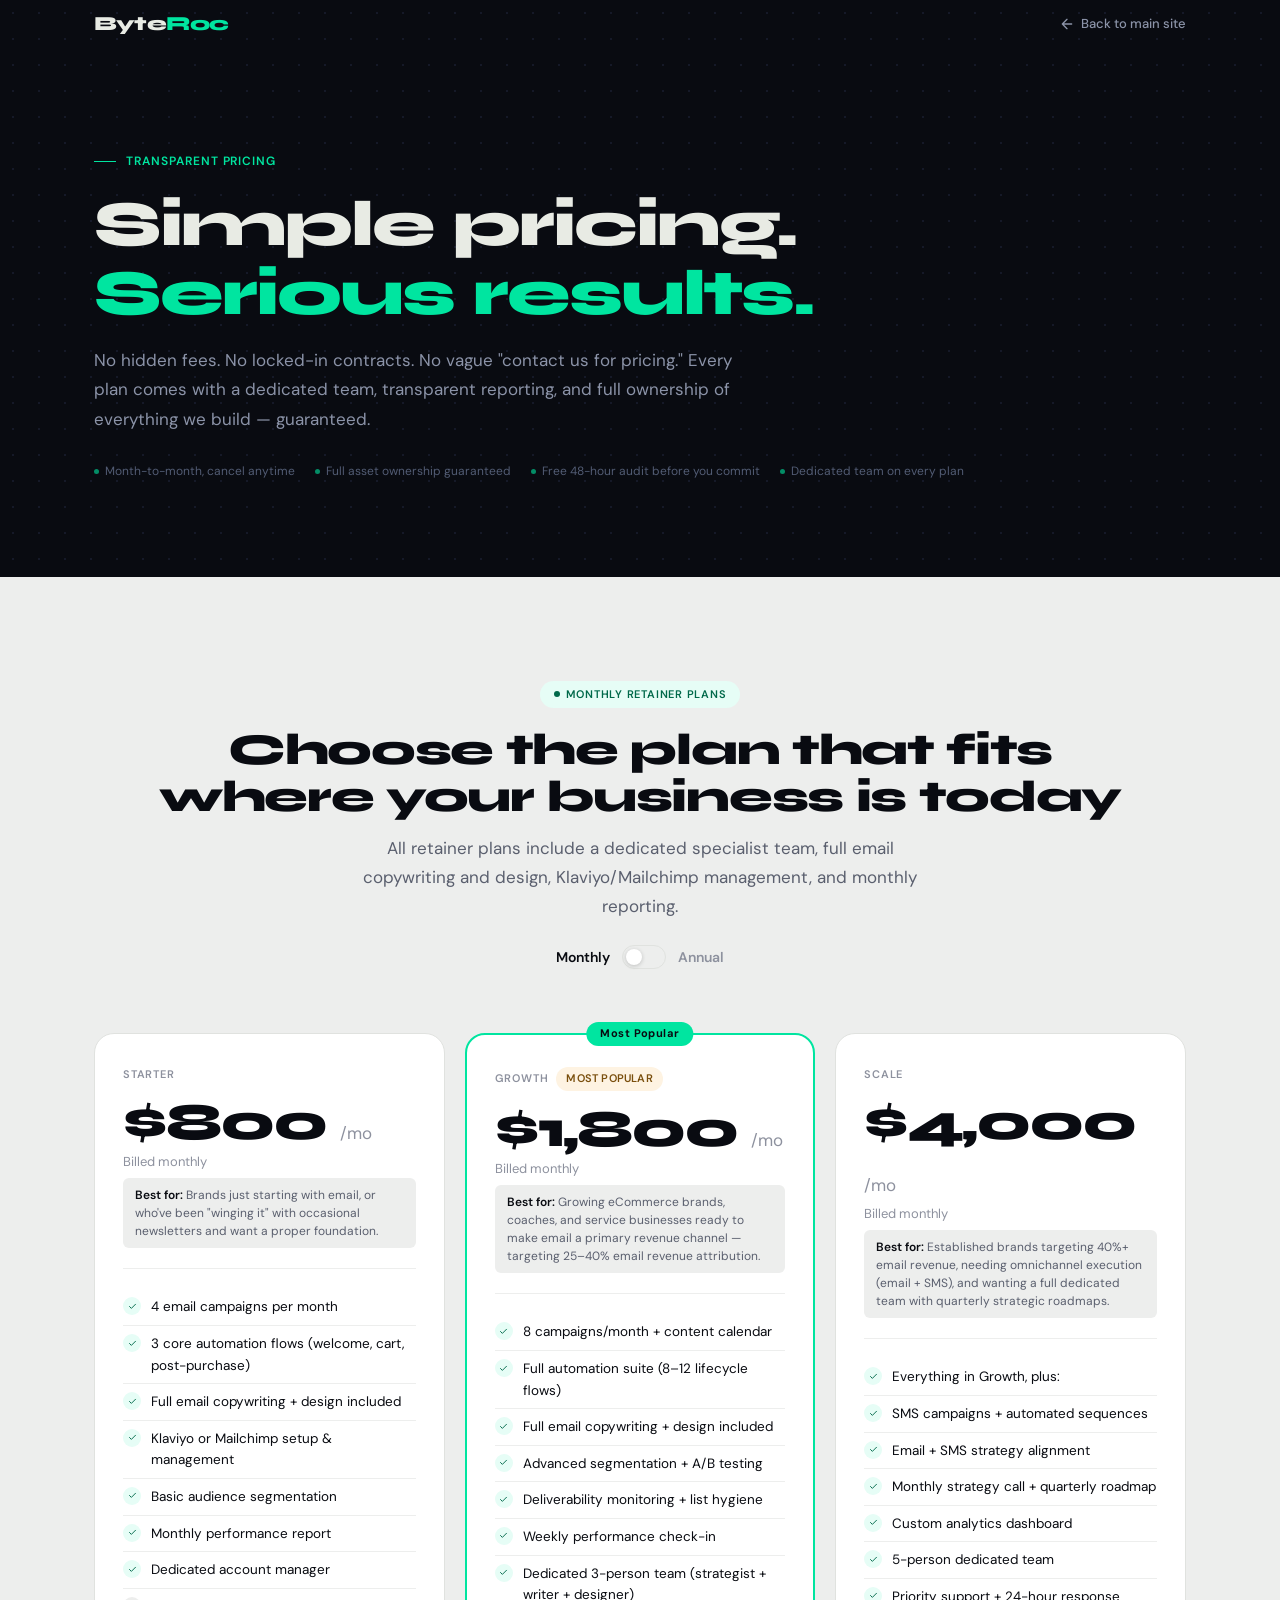
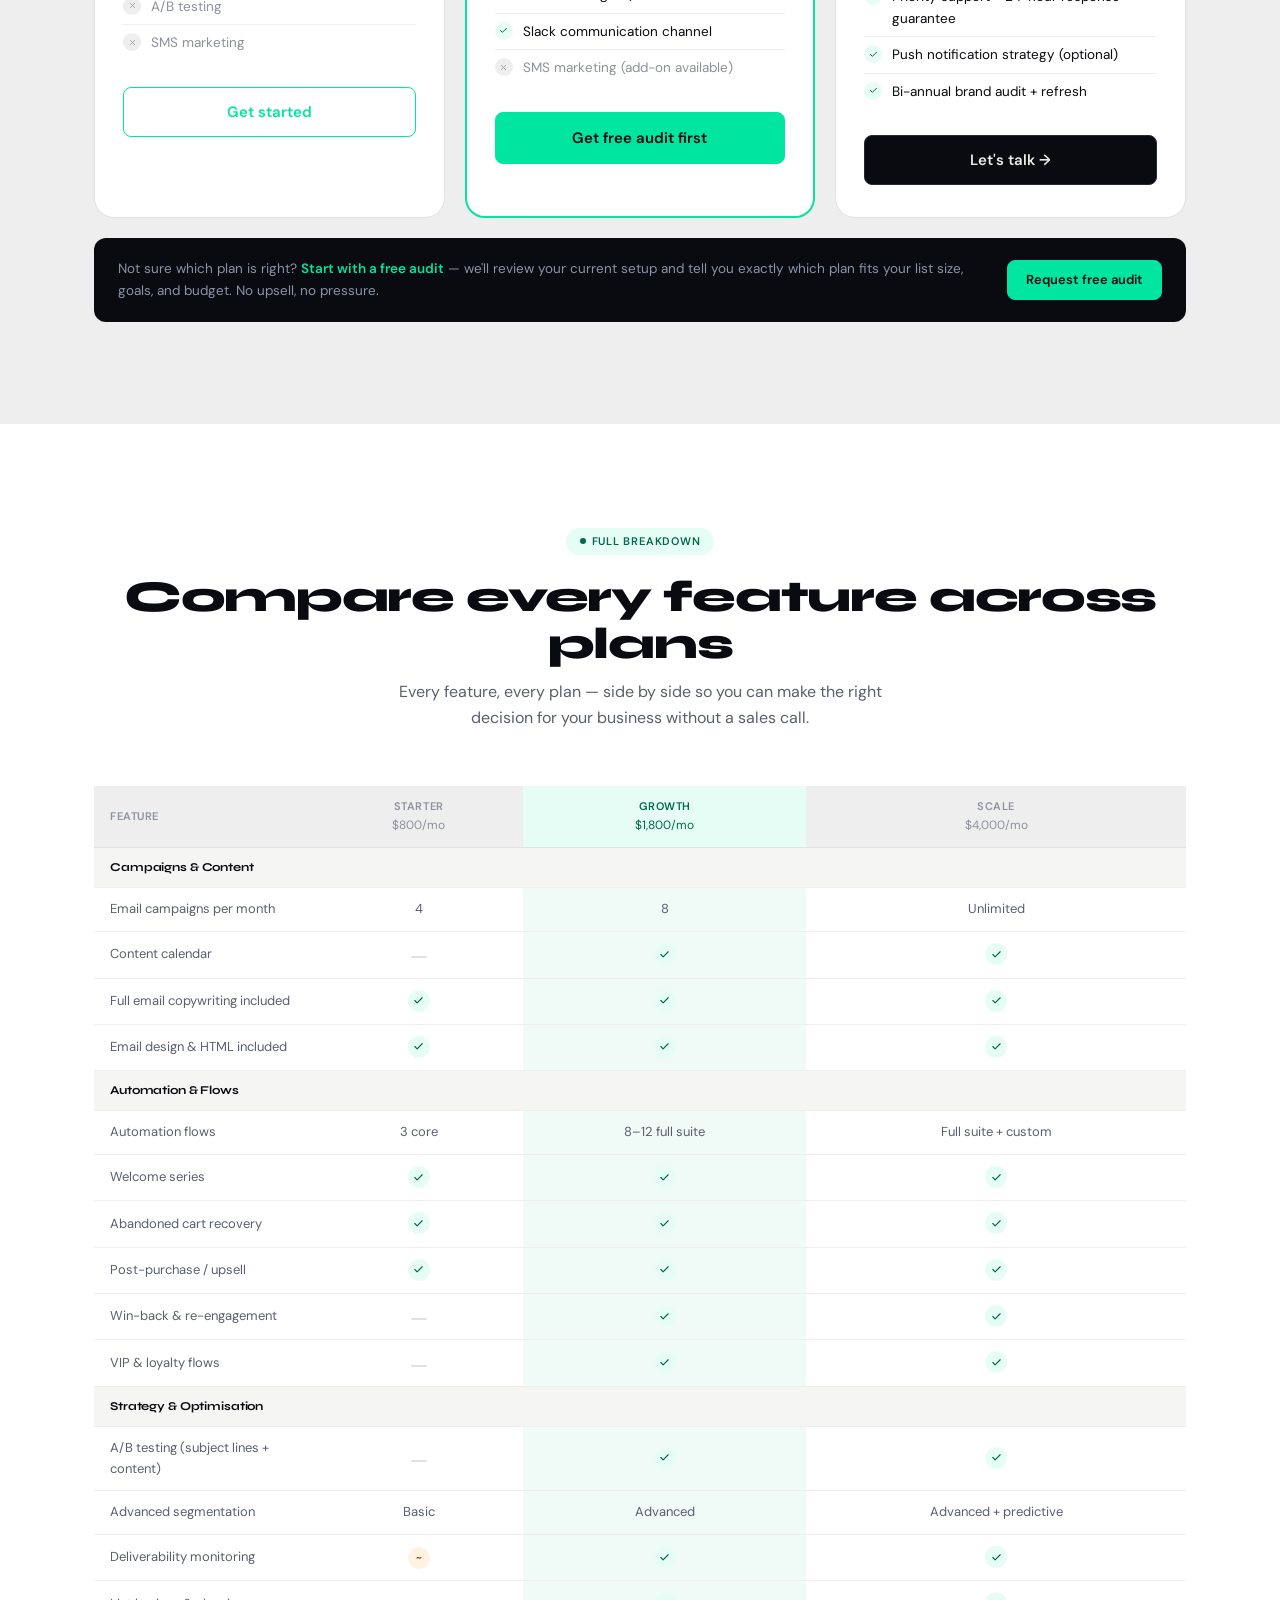
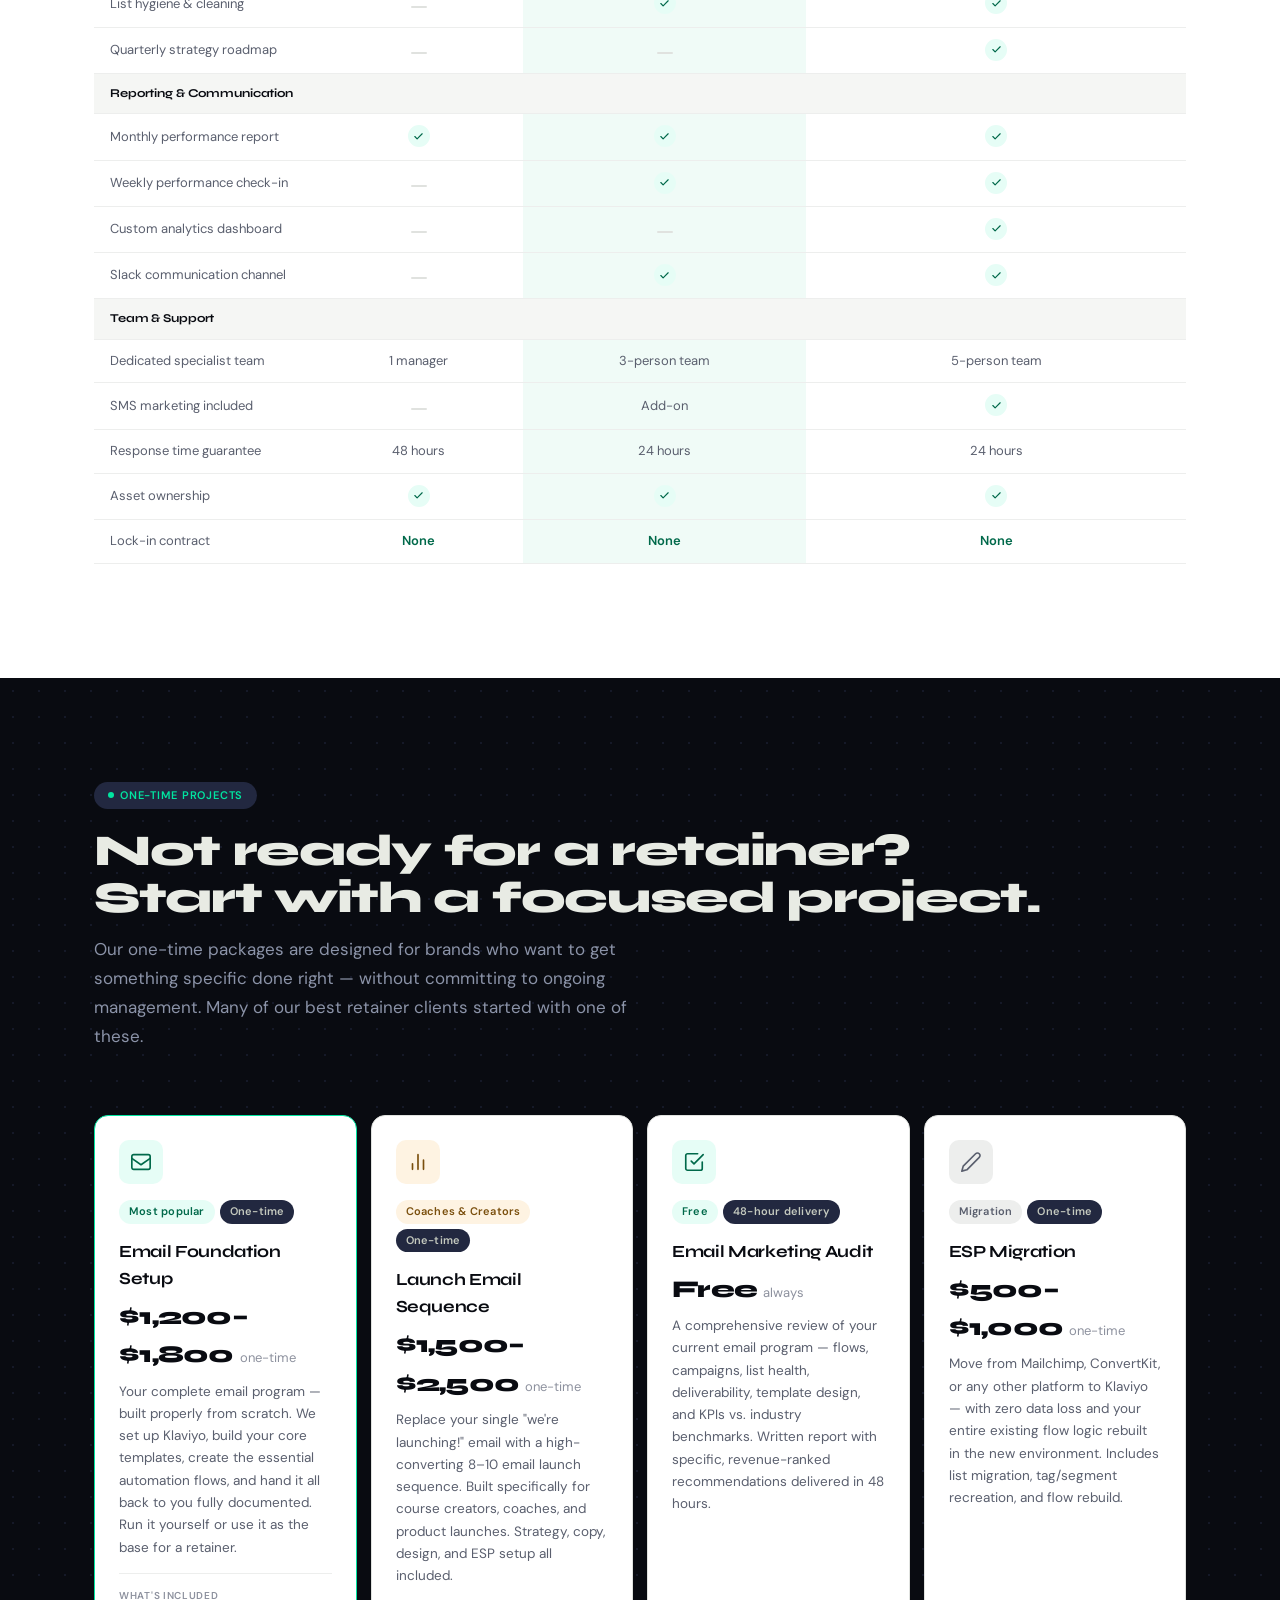
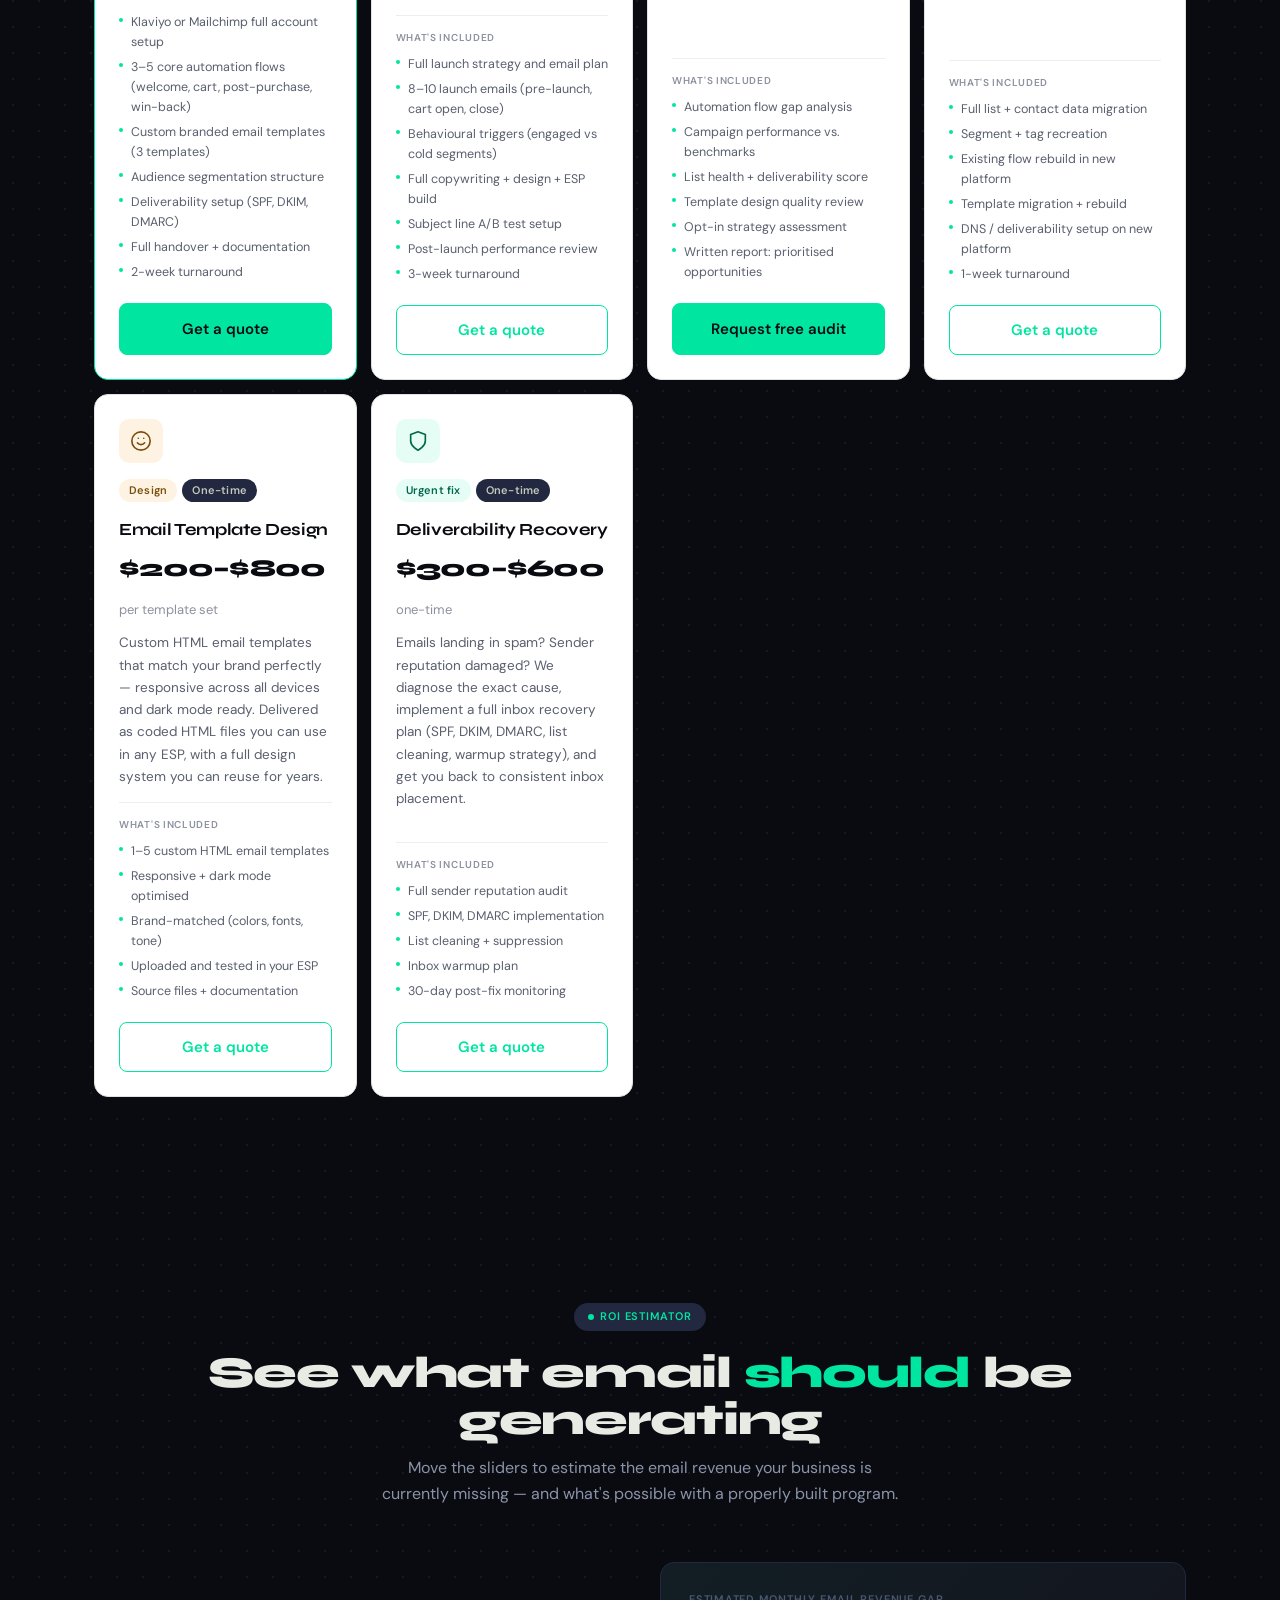
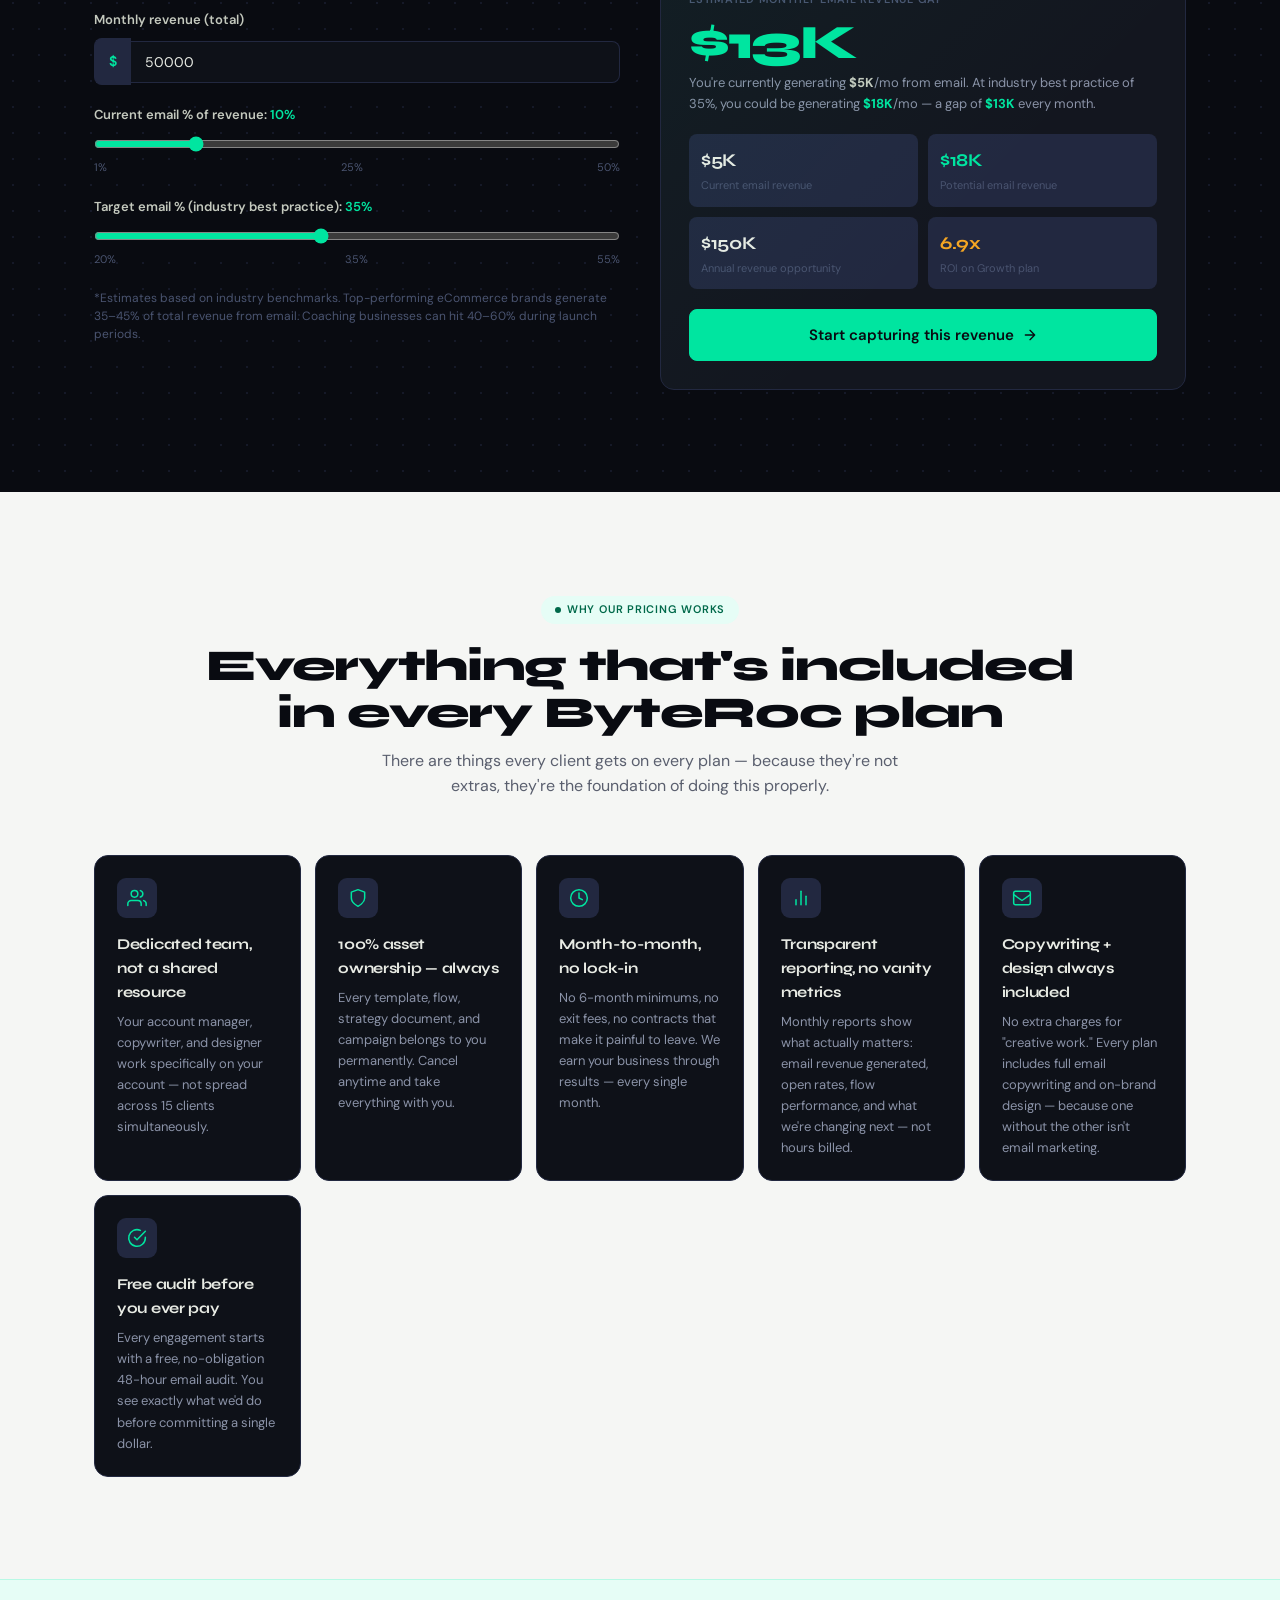
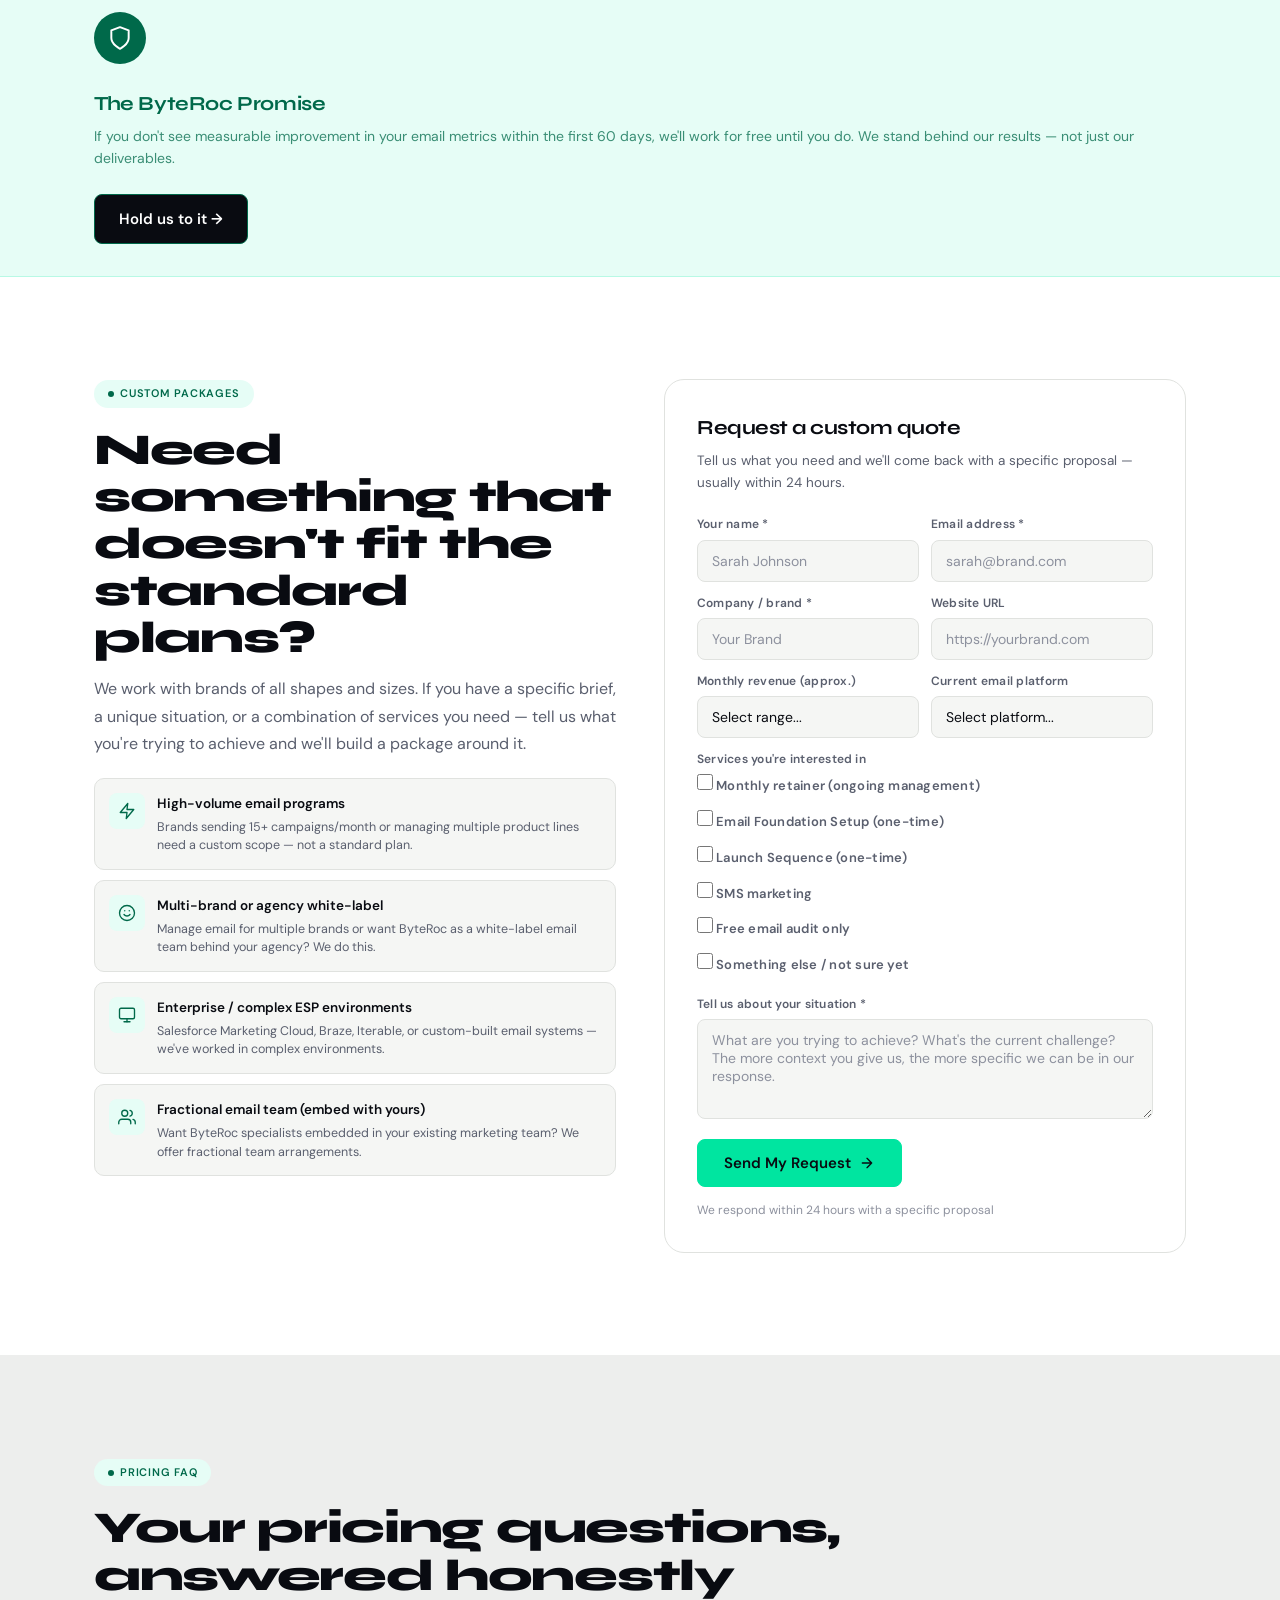
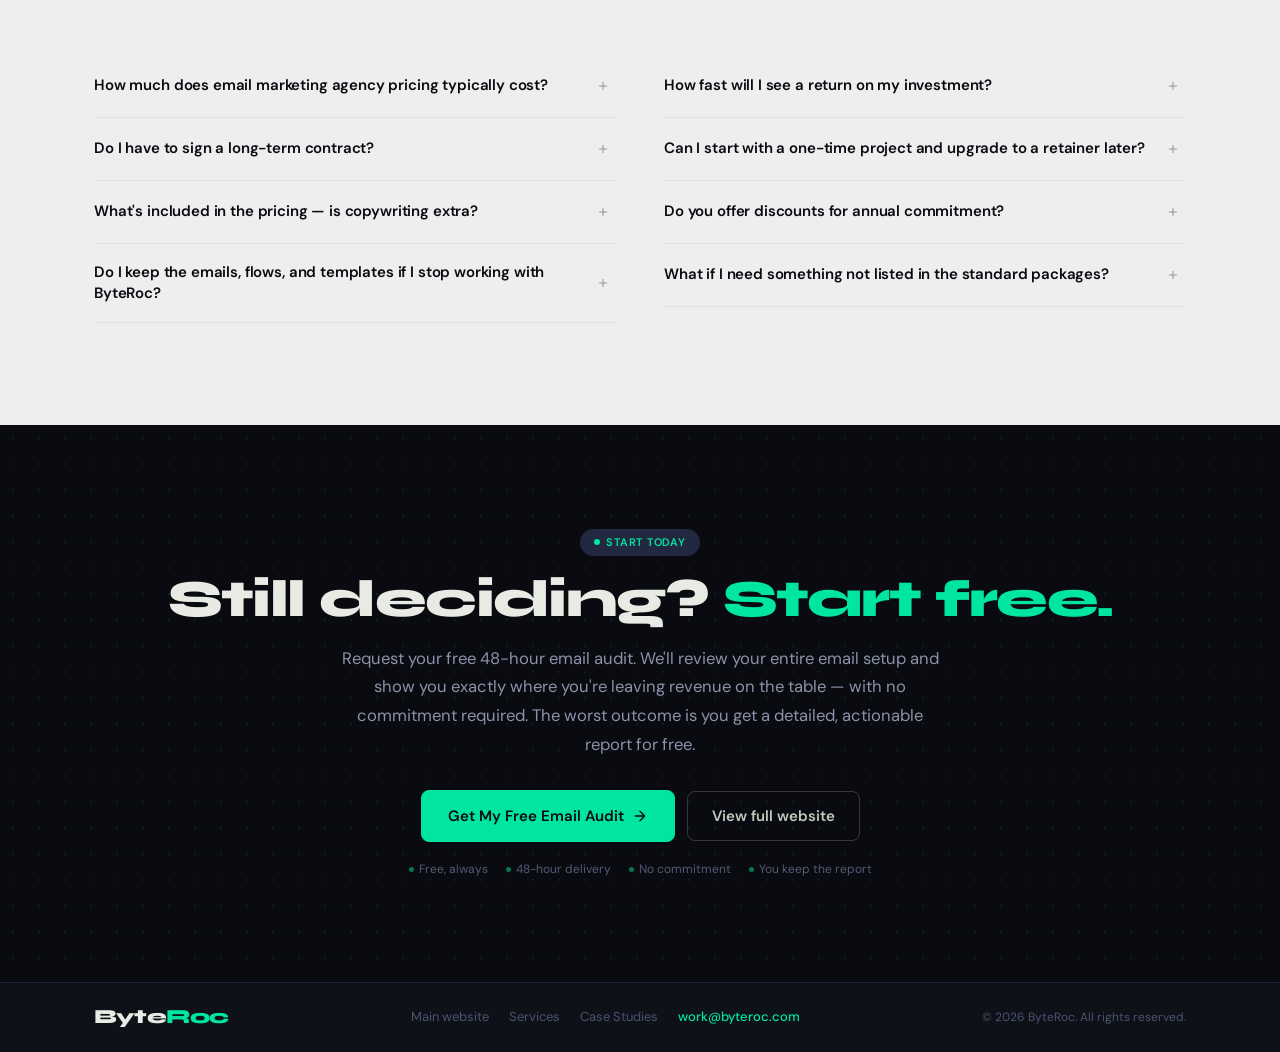
<file: pricing/index.html>
<!DOCTYPE html>
<html lang="en">
<head>
<meta charset="UTF-8">
<meta name="viewport" content="width=device-width, initial-scale=1.0">
<title>Pricing — ByteRoc Email Marketing Agency | Transparent Plans & Packages</title>
<meta name="description" content="ByteRoc email marketing agency pricing — transparent retainer plans from $800/month, one-time project packages, and custom enterprise quotes. No hidden fees, no lock-in contracts.">
<meta name="keywords" content="email marketing agency pricing, klaviyo agency cost, email marketing packages, email marketing retainer, email automation pricing">
<link rel="canonical" href="https://byteroc.com/pricing">
<link rel="preconnect" href="https://fonts.googleapis.com">
<link rel="preconnect" href="https://fonts.gstatic.com" crossorigin>
<link href="https://fonts.googleapis.com/css2?family=Syne:wght@700;800&amp;family=DM+Sans:opsz,wght@9..40,400;9..40,500;9..40,600&amp;display=swap" rel="stylesheet">

<!-- JSON-LD Pricing Schema -->
<script type="application/ld+json">
{
  "@context": "https://schema.org",
  "@type": "WebPage",
  "name": "ByteRoc Email Marketing Agency Pricing",
  "url": "https://byteroc.com/pricing",
  "description": "Transparent pricing for ByteRoc email marketing services",
  "mainEntity": {
    "@type": "ItemList",
    "itemListElement": [
      {"@type":"ListItem","position":1,"item":{"@type":"Product","name":"Starter Plan","description":"4 campaigns/month + 3 automation flows","offers":{"@type":"Offer","price":"800","priceCurrency":"USD","priceValidUntil":"2025-12-31"}}},
      {"@type":"ListItem","position":2,"item":{"@type":"Product","name":"Growth Plan","description":"8 campaigns/month + full automation suite","offers":{"@type":"Offer","price":"1800","priceCurrency":"USD","priceValidUntil":"2025-12-31"}}},
      {"@type":"ListItem","position":3,"item":{"@type":"Product","name":"Scale Plan","description":"Email + SMS + 5-person team","offers":{"@type":"Offer","price":"4000","priceCurrency":"USD","priceValidUntil":"2025-12-31"}}}
    ]
  }
}
</script>

<style>
/* =============================================
   DESIGN TOKENS — INK & SIGNAL
   ============================================= */
:root {
  --ink:#090B11; --s1:#0E1118; --s2:#13161F; --s3:#1A1F2E;
  --bd:#222840; --bd2:#1C2235; --mud:#4A5470; --mud2:#363D58;
  --cream:#E8EBE4; --cream2:#C4C9BE; --csub:#8B93A8; --cdim:#525C74;
  --white:#FFFFFF; --ow:#F5F6F4; --ow2:#EDEEED; --blt:#E0E2DF;
  --tink:#090B11; --tbody:#5A5F6E; --tlt:#8D919E;
  --em:#00E5A0; --emh:#00CC8E; --emd:rgba(0,229,160,.12);
  --ems:#E6FDF6; --emdk:#00694A; --emm:#009E62;
  --ab:#F5A623; --abs:#FEF3E2; --abdk:#7A4F0D;
  --fd:'Syne',sans-serif; --fb:'DM Sans',sans-serif;
  --sp:clamp(64px,8vw,112px); --mw:1180px; --r:14px; --rlg:20px;
}
*,*::before,*::after{box-sizing:border-box;margin:0;padding:0}
html{scroll-behavior:smooth;-webkit-font-smoothing:antialiased}
body{font-family:'DM Sans',sans-serif;background:var(--white);color:var(--tink);line-height:1.6;overflow-x:hidden}
a{text-decoration:none;color:inherit}
button{border:none;cursor:pointer;font-family:'DM Sans',sans-serif;background:none}
ul{list-style:none}
svg{display:block}
img{max-width:100%;display:block}

/* =============================================
   LAYOUT
   ============================================= */
.wrap{max-width:var(--mw);margin:0 auto;padding:0 clamp(18px,4vw,44px)}
.section{padding:var(--sp) 0}
.dark{background:var(--ink);position:relative;overflow:hidden}
.dark::before{content:'';position:absolute;inset:0;background-image:radial-gradient(var(--bd) 1px,transparent 1px);background-size:26px 26px;opacity:.48;pointer-events:none;z-index:0}
.dark>.wrap{position:relative;z-index:1}
.ow-bg{background:var(--ow)}
.ow2-bg{background:var(--ow2)}

/* =============================================
   TYPOGRAPHY
   ============================================= */
.fd{font-family:'Syne',sans-serif;font-weight:800;letter-spacing:-.03em;line-height:1.07}
.fd7{font-family:'Syne',sans-serif;font-weight:700;letter-spacing:-.025em}
.sz1{font-size:clamp(36px,5.2vw,64px)}
.sz2{font-size:clamp(26px,3.5vw,44px)}
.sz3{font-size:clamp(18px,2vw,24px)}
.em-w{color:var(--em)}
.cr-w{color:var(--cream)}

.pill{display:inline-flex;align-items:center;gap:6px;padding:5px 14px;border-radius:100px;font-family:'DM Sans',sans-serif;font-weight:600;font-size:11px;letter-spacing:.07em;text-transform:uppercase;margin-bottom:18px}
.pill-lt{background:var(--ems);color:var(--emdk)}
.pill-dk{background:var(--bd);color:var(--em)}
.pill::before{content:'';width:6px;height:6px;border-radius:50%;background:currentColor;flex-shrink:0}

/* =============================================
   NAVIGATION (minimal)
   ============================================= */
#nav{position:fixed;top:0;left:0;right:0;z-index:999;padding:14px 0;transition:all .3s ease}
#nav.scrolled{background:rgba(9,11,17,.97);backdrop-filter:blur(16px);border-bottom:1px solid var(--bd2);padding:10px 0}
.nav-in{display:flex;align-items:center;justify-content:space-between;gap:20px}
.nav-logo{font-family:'Syne',sans-serif;font-weight:800;font-size:20px;letter-spacing:-.04em;line-height:1}
.nb{color:var(--cream)}.nr{color:var(--em)}
.nav-back{display:flex;align-items:center;gap:6px;font-size:13px;font-weight:500;color:var(--csub);transition:color .2s}
.nav-back:hover{color:var(--em)}
.nav-back svg{width:16px;height:16px;stroke:currentColor;fill:none;stroke-width:2;stroke-linecap:round;stroke-linejoin:round}

/* =============================================
   BUTTONS
   ============================================= */
.btn{display:inline-flex;align-items:center;justify-content:center;gap:8px;font-family:'DM Sans',sans-serif;font-weight:600;font-size:15px;border-radius:8px;transition:all .2s ease;cursor:pointer;white-space:nowrap;border:1.5px solid transparent}
.btn:active{transform:scale(.975)}
.bp{padding:13px 26px;background:var(--em);color:var(--ink);border-color:var(--em)}
.bp:hover{background:var(--emh);border-color:var(--emh)}
.bo{padding:12px 24px;background:transparent;color:var(--em);border-color:var(--em)}
.bo:hover{background:var(--emd)}
.bg{padding:12px 24px;background:transparent;color:var(--cream2);border-color:rgba(232,235,228,.2)}
.bg:hover{border-color:rgba(232,235,228,.44);background:rgba(255,255,255,.04)}
.bi{padding:12px 24px;background:var(--ink);color:var(--cream);border-color:var(--bd)}
.bi:hover{border-color:var(--em)}
.bsm{padding:9px 18px;font-size:13px}
.bxs{padding:7px 14px;font-size:12px}
.bico{width:16px;height:16px;stroke:currentColor;fill:none;stroke-width:2;stroke-linecap:round;stroke-linejoin:round}

/* =============================================
   BADGES
   ============================================= */
.badge{display:inline-flex;align-items:center;padding:3px 10px;border-radius:100px;font-family:'DM Sans',sans-serif;font-weight:600;font-size:11px;letter-spacing:.02em}
.b-em{background:var(--ems);color:var(--emdk)}
.b-ab{background:var(--abs);color:var(--abdk)}
.b-dk{background:var(--bd);color:var(--cream2)}
.b-nt{background:var(--ow2);color:var(--tbody)}
.b-ink{background:var(--ink);color:var(--em);border:1px solid var(--bd)}

/* =============================================
   HERO — PRICING
   ============================================= */
.pricing-hero{padding:clamp(110px,14vw,152px) 0 clamp(60px,8vw,96px)}
.ph-eyebrow{display:flex;align-items:center;gap:10px;margin-bottom:20px}
.ph-eyebrow::before{content:'';display:block;width:22px;height:1.5px;background:var(--em)}
.ph-eyebrow-t{font-family:'DM Sans',sans-serif;font-weight:600;font-size:12px;letter-spacing:.08em;text-transform:uppercase;color:var(--em)}
.ph-title{color:var(--cream);margin-bottom:18px}
.ph-sub{font-size:clamp(15px,1.35vw,17px);color:var(--csub);line-height:1.72;max-width:640px;margin-bottom:28px}
.ph-trust{display:flex;align-items:center;gap:20px;flex-wrap:wrap}
.ph-trust-item{display:flex;align-items:center;gap:6px;font-size:12px;color:var(--cdim)}
.ph-trust-item::before{content:'';width:5px;height:5px;border-radius:50%;background:var(--em);opacity:.6;flex-shrink:0}

/* =============================================
   TOGGLE — Monthly / Annually
   ============================================= */
.billing-toggle{display:flex;align-items:center;gap:12px;margin-bottom:52px}
.toggle-label{font-size:14px;font-weight:600;color:var(--tlt);transition:color .2s}
.toggle-label.active{color:var(--tink)}
.toggle-track{width:44px;height:24px;background:var(--ow2);border:1.5px solid var(--blt);border-radius:100px;position:relative;cursor:pointer;transition:background .25s,border-color .25s}
.toggle-track.on{background:var(--em);border-color:var(--em)}
.toggle-thumb{position:absolute;top:3px;left:3px;width:16px;height:16px;background:var(--white);border-radius:50%;transition:transform .25s ease;box-shadow:0 1px 4px rgba(0,0,0,.2)}
.toggle-track.on .toggle-thumb{transform:translateX(20px)}
.save-badge{background:var(--ems);color:var(--emdk);font-size:11px;font-weight:600;padding:3px 8px;border-radius:100px}

/* =============================================
   MAIN RETAINER PRICING
   ============================================= */
.pr-grid{display:grid;grid-template-columns:repeat(3,1fr);gap:20px;margin-bottom:20px}
.pr-card{background:var(--white);border:1px solid var(--blt);border-radius:var(--rlg);padding:32px 28px;transition:transform .25s,border-color .25s;position:relative}
.pr-card:hover{transform:translateY(-5px);border-color:rgba(0,229,160,.4)}
.pr-feat{border:2px solid var(--em)}
.pr-feat::before{content:'Most Popular';position:absolute;top:-13px;left:50%;transform:translateX(-50%);background:var(--em);color:var(--ink);font-family:'DM Sans',sans-serif;font-weight:700;font-size:11px;letter-spacing:.04em;padding:3px 14px;border-radius:100px;white-space:nowrap}
.pc-eyebrow{font-size:11px;font-weight:600;letter-spacing:.07em;text-transform:uppercase;color:var(--tlt);margin-bottom:12px;display:flex;align-items:center;gap:8px}
.pc-price{font-family:'Syne',sans-serif;font-weight:800;font-size:clamp(38px,4.5vw,52px);color:var(--tink);letter-spacing:-.04em;line-height:1;margin-bottom:4px}
.pc-price .unit{font-family:'DM Sans',sans-serif;font-weight:400;font-size:17px;color:var(--tlt);letter-spacing:0}
.pc-price .annual-price{display:none}
.pc-sub{font-size:13px;color:var(--tlt);margin-bottom:6px}
.pc-ideal{font-size:12px;color:var(--tbody);padding:8px 12px;background:var(--ow2);border-radius:6px;margin-bottom:20px;line-height:1.5}
.pc-ideal strong{color:var(--tink);font-weight:600}
.pc-divider{border:none;border-top:1px solid var(--ow2);margin-bottom:20px}
.pc-features{margin-bottom:26px}
.pc-f{display:flex;align-items:flex-start;gap:10px;padding:7px 0;border-bottom:1px solid var(--ow2);font-size:13.5px;color:var(--tink)}
.pc-f:last-child{border:none}
.pc-f.muted{color:var(--tlt)}
.pc-ck{width:18px;height:18px;border-radius:50%;background:var(--ems);display:flex;align-items:center;justify-content:center;flex-shrink:0;margin-top:1px}
.pc-ck svg{width:9px;height:9px;stroke:var(--emdk);fill:none;stroke-width:2.5;stroke-linecap:round;stroke-linejoin:round}
.pc-ck-no{width:18px;height:18px;border-radius:50%;background:var(--ow2);display:flex;align-items:center;justify-content:center;flex-shrink:0;margin-top:1px}
.pc-ck-no svg{width:9px;height:9px;stroke:var(--tlt);fill:none;stroke-width:2;stroke-linecap:round;stroke-linejoin:round}
.pc-btn{width:100%;justify-content:center}
.pr-note{background:var(--ink);border-radius:12px;padding:20px 24px;display:flex;align-items:center;justify-content:space-between;gap:16px;flex-wrap:wrap}
.pr-note p{font-size:13.5px;color:var(--csub);flex:1}
.pr-note strong{color:var(--em);font-weight:600}

/* Annual pricing data attrs */
.annual-show{display:none}

/* =============================================
   WHAT'S INCLUDED TABLE (comparison)
   ============================================= */
.compare-wrap{overflow-x:auto;-webkit-overflow-scrolling:touch;margin-bottom:12px}
.compare-tbl{width:100%;border-collapse:collapse;font-size:13px;min-width:580px}
.compare-tbl th{padding:12px 16px;background:var(--ow2);font-family:'DM Sans',sans-serif;font-weight:600;text-align:left;border-bottom:1px solid var(--blt);font-size:11px;letter-spacing:.05em;text-transform:uppercase;color:var(--tlt)}
.compare-tbl th:first-child{width:220px}
.compare-tbl th.feat-col{text-align:center}
.compare-tbl td{padding:11px 16px;border-bottom:1px solid var(--ow2);color:var(--tbody);vertical-align:middle}
.compare-tbl td.feat-col{text-align:center}
.compare-tbl .cat-row td{background:var(--ow);font-family:'Syne',sans-serif;font-weight:700;font-size:12px;color:var(--tink);letter-spacing:-.01em;padding:10px 16px}
.compare-tbl .feat-col.has{color:var(--emdk)}
.compare-tbl .feat-col.no{color:var(--tlt);opacity:.5}
.compare-tbl .feat-col.partial{color:var(--abdk)}
.compare-tbl tr:hover td{background:var(--ow)}
.check-icon{display:inline-flex;align-items:center;justify-content:center;width:22px;height:22px;border-radius:50%;background:var(--ems)}
.check-icon svg{width:11px;height:11px;stroke:var(--emdk);fill:none;stroke-width:2.5;stroke-linecap:round;stroke-linejoin:round}
.dash-icon{display:inline-block;width:16px;height:2px;background:var(--blt);border-radius:2px}
.partial-icon{display:inline-flex;align-items:center;justify-content:center;width:22px;height:22px;border-radius:50%;background:var(--abs);font-size:10px;font-weight:700;color:var(--abdk)}

/* =============================================
   ONE-TIME / PROJECT PACKAGES
   ============================================= */
.ot-grid{display:grid;grid-template-columns:repeat(auto-fit,minmax(260px,1fr));gap:14px}
.ot-card{background:var(--white);border:1px solid var(--blt);border-radius:var(--r);padding:24px;transition:border-color .25s,transform .25s;display:flex;flex-direction:column}
.ot-card:hover{border-color:rgba(0,229,160,.5);transform:translateY(-3px)}
.ot-card-featured{border-color:var(--em)}
.ot-icon{width:44px;height:44px;border-radius:10px;display:flex;align-items:center;justify-content:center;margin-bottom:16px;flex-shrink:0}
.ot-icon svg{width:22px;height:22px;fill:none;stroke-width:1.8;stroke-linecap:round;stroke-linejoin:round}
.ot-icon-em{background:var(--ems)}.ot-icon-em svg{stroke:var(--emdk)}
.ot-icon-ab{background:var(--abs)}.ot-icon-ab svg{stroke:var(--abdk)}
.ot-icon-dk{background:var(--ow2)}.ot-icon-dk svg{stroke:var(--tbody)}
.ot-card h3{font-family:'Syne',sans-serif;font-weight:700;font-size:17px;color:var(--tink);margin-bottom:6px;letter-spacing:-.02em}
.ot-price{font-family:'Syne',sans-serif;font-weight:800;font-size:24px;color:var(--tink);letter-spacing:-.03em;margin-bottom:6px}
.ot-price .ot-type{font-family:'DM Sans',sans-serif;font-weight:400;font-size:13px;color:var(--tlt);letter-spacing:0}
.ot-card p{font-size:13.5px;color:var(--tbody);line-height:1.65;margin-bottom:14px;flex:1}
.ot-includes{border-top:1px solid var(--ow2);padding-top:14px;margin-bottom:16px}
.ot-includes-lbl{font-size:10px;font-weight:600;letter-spacing:.07em;text-transform:uppercase;color:var(--tlt);margin-bottom:8px}
.ot-f{display:flex;align-items:flex-start;gap:8px;font-size:12.5px;color:var(--tbody);margin-bottom:5px}
.ot-dot{width:4px;height:4px;border-radius:50%;background:var(--em);flex-shrink:0;margin-top:6px}
.ot-badge-row{display:flex;flex-wrap:wrap;gap:5px;margin-bottom:14px}
.ot-btn{margin-top:auto;width:100%;justify-content:center}

/* =============================================
   VALUE PROPOSITION SECTION
   ============================================= */
.vp-grid{display:grid;grid-template-columns:repeat(auto-fit,minmax(200px,1fr));gap:14px}
.vp-card{background:var(--s1);border:1px solid var(--bd);border-radius:var(--r);padding:22px;transition:border-color .25s,transform .25s}
.vp-card:hover{border-color:var(--em);transform:translateY(-3px)}
.vp-icon{width:40px;height:40px;border-radius:9px;background:var(--bd);display:flex;align-items:center;justify-content:center;margin-bottom:14px}
.vp-icon svg{width:20px;height:20px;stroke:var(--em);fill:none;stroke-width:1.8;stroke-linecap:round;stroke-linejoin:round}
.vp-card h3{font-family:'Syne',sans-serif;font-weight:700;font-size:15px;color:var(--cream);margin-bottom:7px;letter-spacing:-.02em}
.vp-card p{font-size:13px;color:var(--csub);line-height:1.62}

/* =============================================
   CUSTOM PACKAGE SECTION
   ============================================= */
.custom-layout{display:grid;grid-template-columns:1fr 1fr;gap:48px;align-items:start}
.custom-left h2{color:var(--tink);margin-bottom:14px}
.custom-left p{font-size:16px;color:var(--tbody);line-height:1.72;margin-bottom:20px}
.custom-usecases{display:flex;flex-direction:column;gap:10px;margin-bottom:28px}
.custom-uc{display:flex;align-items:flex-start;gap:12px;padding:14px;background:var(--ow);border:1px solid var(--blt);border-radius:10px;transition:border-color .2s}
.custom-uc:hover{border-color:var(--em)}
.custom-uc-icon{width:36px;height:36px;border-radius:8px;background:var(--ems);display:flex;align-items:center;justify-content:center;flex-shrink:0}
.custom-uc-icon svg{width:18px;height:18px;stroke:var(--emdk);fill:none;stroke-width:1.8;stroke-linecap:round;stroke-linejoin:round}
.custom-uc-title{font-size:13.5px;font-weight:600;color:var(--tink);margin-bottom:3px}
.custom-uc-desc{font-size:12.5px;color:var(--tbody);line-height:1.5}

/* Custom form */
.custom-form{background:var(--white);border:1.5px solid var(--blt);border-radius:var(--rlg);padding:32px;transition:border-color .3s}
.custom-form:focus-within{border-color:rgba(0,229,160,.4)}
.custom-form h3{font-family:'Syne',sans-serif;font-weight:700;font-size:20px;color:var(--tink);margin-bottom:6px;letter-spacing:-.025em}
.custom-form>p{font-size:13.5px;color:var(--tbody);margin-bottom:22px}
.form-row{display:grid;grid-template-columns:1fr 1fr;gap:12px;margin-bottom:12px}
.form-row-full{margin-bottom:12px}
.f-group label{display:block;font-size:12px;font-weight:600;color:var(--tbody);margin-bottom:5px;letter-spacing:.02em}
.f-inp{width:100%;padding:11px 14px;background:var(--ow);border:1.5px solid var(--blt);border-radius:8px;font-family:'DM Sans',sans-serif;font-size:14px;color:var(--tink);outline:none;transition:border-color .2s,background .2s}
.f-inp:focus{border-color:var(--em);background:var(--white)}
.f-inp::placeholder{color:var(--tlt)}
.f-sel{width:100%;padding:11px 14px;background:var(--ow);border:1.5px solid var(--blt);border-radius:8px;font-family:'DM Sans',sans-serif;font-size:14px;color:var(--tink);outline:none;appearance:none;cursor:pointer;transition:border-color .2s}
.f-sel:focus{border-color:var(--em)}
.f-ta{width:100%;padding:11px 14px;background:var(--ow);border:1.5px solid var(--blt);border-radius:8px;font-family:'DM Sans',sans-serif;font-size:14px;color:var(--tink);outline:none;resize:vertical;min-height:100px;transition:border-color .2s,background .2s}
.f-ta:focus{border-color:var(--em);background:var(--white)}
.f-ta::placeholder{color:var(--tlt)}
.form-submit-row{display:flex;align-items:center;gap:14px;flex-wrap:wrap;margin-top:6px}
.form-note{font-size:12px;color:var(--tlt)}
.checkboxes{display:flex;flex-direction:column;gap:8px;margin-bottom:14px}
.cb-row{display:flex;align-items:center;gap:9px;cursor:pointer}
.cb-row input{width:16px;height:16px;accent-color:var(--emdk);cursor:pointer}
.cb-row span{font-size:13px;color:var(--tbody)}

/* =============================================
   PRICING FAQ
   ============================================= */
.faq-grid{display:grid;grid-template-columns:1fr 1fr;gap:0 48px}
.faq-item{border-bottom:1px solid var(--blt)}
.faq-q{display:flex;align-items:center;justify-content:space-between;gap:14px;padding:18px 0;cursor:pointer;user-select:none}
.faq-q h3{font-family:'DM Sans',sans-serif;font-weight:600;font-size:15px;color:var(--tink);flex:1;transition:color .2s;letter-spacing:-.01em;line-height:1.4}
.faq-q:hover h3{color:var(--emdk)}
.faq-tog{width:26px;height:26px;border-radius:50%;background:var(--ow2);display:flex;align-items:center;justify-content:center;flex-shrink:0;transition:background .2s,transform .3s}
.faq-tog svg{width:12px;height:12px;stroke:var(--tlt);fill:none;stroke-width:2;stroke-linecap:round;transition:stroke .2s}
.faq-item.open .faq-tog{background:var(--ems);transform:rotate(45deg)}
.faq-item.open .faq-tog svg{stroke:var(--emdk)}
.faq-a{max-height:0;overflow:hidden;transition:max-height .4s ease}
.faq-item.open .faq-a{max-height:300px}
.faq-a p{font-size:14px;color:var(--tbody);line-height:1.72;padding-bottom:18px}

/* =============================================
   GUARANTEE SECTION
   ============================================= */
.guarantee-band{background:var(--ems);border-top:1px solid rgba(0,229,160,.2);border-bottom:1px solid rgba(0,229,160,.2);padding:32px 0}
.guarantee-inner{display:flex;align-items:center;gap:24px;flex-wrap:wrap}
.guarantee-icon{width:52px;height:52px;border-radius:50%;background:var(--emdk);display:flex;align-items:center;justify-content:center;flex-shrink:0}
.guarantee-icon svg{width:26px;height:26px;stroke:var(--white);fill:none;stroke-width:1.8;stroke-linecap:round;stroke-linejoin:round}
.guarantee-text h3{font-family:'Syne',sans-serif;font-weight:700;font-size:20px;color:var(--emdk);letter-spacing:-.02em;margin-bottom:5px}
.guarantee-text p{font-size:14px;color:var(--emdk);opacity:.75;line-height:1.6}

/* =============================================
   FINAL CTA
   ============================================= */
.fcta{text-align:center;padding:var(--sp) 0}
.fcta h2{color:var(--cream);margin-bottom:16px;font-size:clamp(30px,4.5vw,52px)}
.fcta p{font-size:clamp(14px,1.3vw,17px);color:var(--csub);line-height:1.72;margin-bottom:32px;max-width:600px;margin-left:auto;margin-right:auto}
.fcta-btns{display:flex;align-items:center;justify-content:center;gap:12px;flex-wrap:wrap;margin-bottom:18px}
.fcta-micro{display:flex;align-items:center;justify-content:center;gap:18px;flex-wrap:wrap}
.fcta-micro span{font-size:12px;color:var(--cdim);display:flex;align-items:center;gap:5px}
.fcta-micro span::before{content:'';width:5px;height:5px;border-radius:50%;background:var(--em);opacity:.5}

/* =============================================
   ROI CALCULATOR
   ============================================= */
.roi-layout{display:grid;grid-template-columns:1fr 1fr;gap:40px;align-items:center}
.roi-form .roi-label{font-size:13px;font-weight:600;color:var(--cream2);margin-bottom:8px;display:block}
.roi-input-wrap{display:flex;align-items:center;gap:0;margin-bottom:20px}
.roi-prefix{background:var(--bd);border:1.5px solid var(--bd);border-right:none;padding:11px 14px;border-radius:8px 0 0 8px;font-size:14px;font-weight:600;color:var(--em)}
.roi-inp{flex:1;padding:11px 14px;background:var(--s1);border:1.5px solid var(--bd);border-left:none;border-radius:0 8px 8px 0;font-family:'DM Sans',sans-serif;font-size:14px;color:var(--cream);outline:none;transition:border-color .2s}
.roi-inp:focus{border-color:var(--em)}
.roi-slider{width:100%;accent-color:var(--em);cursor:pointer;margin-bottom:6px}
.roi-slider-labels{display:flex;justify-content:space-between;font-size:11px;color:var(--mud);margin-bottom:20px}
.roi-result{background:var(--s2);border:1.5px solid var(--bd);border-radius:var(--r);padding:28px;position:relative;overflow:hidden}
.roi-result::before{content:'';position:absolute;inset:0;background:linear-gradient(135deg,rgba(0,229,160,.04) 0%,transparent 60%)}
.roi-result-label{font-size:11px;font-weight:600;letter-spacing:.07em;text-transform:uppercase;color:var(--mud);margin-bottom:10px}
.roi-result-val{font-family:'Syne',sans-serif;font-weight:800;font-size:clamp(32px,4vw,48px);color:var(--em);letter-spacing:-.04em;line-height:1;margin-bottom:6px}
.roi-result-sub{font-size:13px;color:var(--csub);line-height:1.6;margin-bottom:20px}
.roi-breakdown{display:grid;grid-template-columns:1fr 1fr;gap:10px;margin-bottom:20px}
.roi-kpi{background:var(--bd);border-radius:8px;padding:12px}
.roi-kpi-v{font-family:'Syne',sans-serif;font-weight:700;font-size:18px;color:var(--cream);letter-spacing:-.02em}
.roi-kpi-l{font-size:11px;color:var(--mud);margin-top:2px}
.roi-note{font-size:12px;color:var(--mud);line-height:1.5}

/* =============================================
   SCROLL ANIMATIONS
   ============================================= */
.rv{opacity:0;transform:translateY(20px);transition:opacity .6s ease,transform .6s ease}
.rv.in{opacity:1;transform:translateY(0)}
.d1{transition-delay:.08s}.d2{transition-delay:.16s}.d3{transition-delay:.24s}
.d4{transition-delay:.32s}.d5{transition-delay:.40s}

/* =============================================
   RESPONSIVE
   ============================================= */
@media(max-width:960px){
  .pr-grid{grid-template-columns:1fr}
  .pr-card{max-width:480px;margin:0 auto}
  .custom-layout{grid-template-columns:1fr}
  .faq-grid{grid-template-columns:1fr}
  .roi-layout{grid-template-columns:1fr}
}
@media(max-width:768px){
  .compare-tbl th,.compare-tbl td{padding:9px 12px;font-size:12px}
  .form-row{grid-template-columns:1fr}
}
@media(max-width:480px){
  .fcta-btns{flex-direction:column}
  .fcta-btns .btn{width:100%}
  .form-submit-row{flex-direction:column;align-items:stretch}
  .form-submit-row .btn{width:100%}
  .ph-trust{gap:12px}
}
</style>
</head>
<body>

<!-- NAV -->
<nav id="nav" class="dark">
  <div class="wrap nav-in">
    <a href="/" class="nav-logo"><span class="nb">Byte</span><span class="nr">Roc</span></a>
    <a href="/" class="nav-back">
      <svg viewBox="0 0 24 24"><path d="M19 12H5M12 5l-7 7 7 7"/></svg>
      Back to main site
    </a>
  </div>
</nav>

<!-- ════════════════════════════════════════════
     HERO
     ════════════════════════════════════════════ -->
<header class="pricing-hero dark">
  <div class="wrap">
    <div class="ph-eyebrow rv"><span class="ph-eyebrow-t">Transparent Pricing</span></div>
    <h1 class="fd sz1 ph-title rv d1">
      Simple pricing.<br>
      <span class="em-w">Serious results.</span>
    </h1>
    <p class="ph-sub rv d2">No hidden fees. No locked-in contracts. No vague "contact us for pricing." Every plan comes with a dedicated team, transparent reporting, and full ownership of everything we build — guaranteed.</p>
    <div class="ph-trust rv d3">
      <div class="ph-trust-item">Month-to-month, cancel anytime</div>
      <div class="ph-trust-item">Full asset ownership guaranteed</div>
      <div class="ph-trust-item">Free 48-hour audit before you commit</div>
      <div class="ph-trust-item">Dedicated team on every plan</div>
    </div>
  </div>
</header>

<!-- ════════════════════════════════════════════
     RETAINER PLANS
     ════════════════════════════════════════════ -->
<section class="section ow2-bg" id="plans">
  <div class="wrap">

    <div style="text-align:center;margin-bottom:clamp(40px,5vw,64px)" class="rv">
      <span class="pill pill-lt">Monthly retainer plans</span>
      <h2 class="fd sz2" style="color:var(--tink);margin-bottom:14px">Choose the plan that fits<br>where your business is today</h2>
      <p style="font-size:17px;color:var(--tbody);line-height:1.7;max-width:560px;margin:0 auto 24px">All retainer plans include a dedicated specialist team, full email copywriting and design, Klaviyo/Mailchimp management, and monthly reporting.</p>

      <!-- Billing toggle -->
      <div class="billing-toggle" style="justify-content:center">
        <span class="toggle-label active" id="lbl-monthly">Monthly</span>
        <div class="toggle-track" id="billing-toggle" onclick="toggleBilling()" role="switch" aria-label="Toggle annual billing">
          <div class="toggle-thumb"></div>
        </div>
        <span class="toggle-label" id="lbl-annual">Annual</span>
        <span class="save-badge" id="save-badge" style="display:none">Save 15%</span>
      </div>
    </div>

    <div class="pr-grid">

      <!-- STARTER -->
      <div class="pr-card rv">
        <div class="pc-eyebrow">Starter</div>
        <div class="pc-price">
          <span class="monthly-price">$800</span>
          <span class="annual-price">$680</span>
          <span class="unit">/mo</span>
        </div>
        <div class="pc-sub">Billed <span class="billing-period">monthly</span></div>
        <div class="pc-ideal"><strong>Best for:</strong> Brands just starting with email, or who've been "winging it" with occasional newsletters and want a proper foundation.</div>
        <hr class="pc-divider">
        <ul class="pc-features">
          <li class="pc-f"><span class="pc-ck"><svg viewBox="0 0 24 24"><polyline points="20 6 9 17 4 12"/></svg></span>4 email campaigns per month</li>
          <li class="pc-f"><span class="pc-ck"><svg viewBox="0 0 24 24"><polyline points="20 6 9 17 4 12"/></svg></span>3 core automation flows (welcome, cart, post-purchase)</li>
          <li class="pc-f"><span class="pc-ck"><svg viewBox="0 0 24 24"><polyline points="20 6 9 17 4 12"/></svg></span>Full email copywriting + design included</li>
          <li class="pc-f"><span class="pc-ck"><svg viewBox="0 0 24 24"><polyline points="20 6 9 17 4 12"/></svg></span>Klaviyo or Mailchimp setup &amp; management</li>
          <li class="pc-f"><span class="pc-ck"><svg viewBox="0 0 24 24"><polyline points="20 6 9 17 4 12"/></svg></span>Basic audience segmentation</li>
          <li class="pc-f"><span class="pc-ck"><svg viewBox="0 0 24 24"><polyline points="20 6 9 17 4 12"/></svg></span>Monthly performance report</li>
          <li class="pc-f"><span class="pc-ck"><svg viewBox="0 0 24 24"><polyline points="20 6 9 17 4 12"/></svg></span>Dedicated account manager</li>
          <li class="pc-f muted"><span class="pc-ck-no"><svg viewBox="0 0 24 24"><line x1="18" y1="6" x2="6" y2="18"/><line x1="6" y1="6" x2="18" y2="18"/></svg></span>A/B testing</li>
          <li class="pc-f muted"><span class="pc-ck-no"><svg viewBox="0 0 24 24"><line x1="18" y1="6" x2="6" y2="18"/><line x1="6" y1="6" x2="18" y2="18"/></svg></span>SMS marketing</li>
        </ul>
        <a href="#custom" class="btn bo pc-btn">Get started</a>
      </div>

      <!-- GROWTH (FEATURED) -->
      <div class="pr-card pr-feat rv d1">
        <div class="pc-eyebrow">
          Growth
          <span class="badge b-ab">Most popular</span>
        </div>
        <div class="pc-price">
          <span class="monthly-price">$1,800</span>
          <span class="annual-price">$1,530</span>
          <span class="unit">/mo</span>
        </div>
        <div class="pc-sub">Billed <span class="billing-period">monthly</span></div>
        <div class="pc-ideal"><strong>Best for:</strong> Growing eCommerce brands, coaches, and service businesses ready to make email a primary revenue channel — targeting 25–40% email revenue attribution.</div>
        <hr class="pc-divider">
        <ul class="pc-features">
          <li class="pc-f"><span class="pc-ck"><svg viewBox="0 0 24 24"><polyline points="20 6 9 17 4 12"/></svg></span>8 campaigns/month + content calendar</li>
          <li class="pc-f"><span class="pc-ck"><svg viewBox="0 0 24 24"><polyline points="20 6 9 17 4 12"/></svg></span>Full automation suite (8–12 lifecycle flows)</li>
          <li class="pc-f"><span class="pc-ck"><svg viewBox="0 0 24 24"><polyline points="20 6 9 17 4 12"/></svg></span>Full email copywriting + design included</li>
          <li class="pc-f"><span class="pc-ck"><svg viewBox="0 0 24 24"><polyline points="20 6 9 17 4 12"/></svg></span>Advanced segmentation + A/B testing</li>
          <li class="pc-f"><span class="pc-ck"><svg viewBox="0 0 24 24"><polyline points="20 6 9 17 4 12"/></svg></span>Deliverability monitoring + list hygiene</li>
          <li class="pc-f"><span class="pc-ck"><svg viewBox="0 0 24 24"><polyline points="20 6 9 17 4 12"/></svg></span>Weekly performance check-in</li>
          <li class="pc-f"><span class="pc-ck"><svg viewBox="0 0 24 24"><polyline points="20 6 9 17 4 12"/></svg></span>Dedicated 3-person team (strategist + writer + designer)</li>
          <li class="pc-f"><span class="pc-ck"><svg viewBox="0 0 24 24"><polyline points="20 6 9 17 4 12"/></svg></span>Slack communication channel</li>
          <li class="pc-f muted"><span class="pc-ck-no"><svg viewBox="0 0 24 24"><line x1="18" y1="6" x2="6" y2="18"/><line x1="6" y1="6" x2="18" y2="18"/></svg></span>SMS marketing (add-on available)</li>
        </ul>
        <a href="#custom" class="btn bp pc-btn">Get free audit first</a>
      </div>

      <!-- SCALE -->
      <div class="pr-card rv d2">
        <div class="pc-eyebrow">Scale</div>
        <div class="pc-price">
          <span class="monthly-price">$4,000</span>
          <span class="annual-price">$3,400</span>
          <span class="unit">/mo</span>
        </div>
        <div class="pc-sub">Billed <span class="billing-period">monthly</span></div>
        <div class="pc-ideal"><strong>Best for:</strong> Established brands targeting 40%+ email revenue, needing omnichannel execution (email + SMS), and wanting a full dedicated team with quarterly strategic roadmaps.</div>
        <hr class="pc-divider">
        <ul class="pc-features">
          <li class="pc-f"><span class="pc-ck"><svg viewBox="0 0 24 24"><polyline points="20 6 9 17 4 12"/></svg></span>Everything in Growth, plus:</li>
          <li class="pc-f"><span class="pc-ck"><svg viewBox="0 0 24 24"><polyline points="20 6 9 17 4 12"/></svg></span>SMS campaigns + automated sequences</li>
          <li class="pc-f"><span class="pc-ck"><svg viewBox="0 0 24 24"><polyline points="20 6 9 17 4 12"/></svg></span>Email + SMS strategy alignment</li>
          <li class="pc-f"><span class="pc-ck"><svg viewBox="0 0 24 24"><polyline points="20 6 9 17 4 12"/></svg></span>Monthly strategy call + quarterly roadmap</li>
          <li class="pc-f"><span class="pc-ck"><svg viewBox="0 0 24 24"><polyline points="20 6 9 17 4 12"/></svg></span>Custom analytics dashboard</li>
          <li class="pc-f"><span class="pc-ck"><svg viewBox="0 0 24 24"><polyline points="20 6 9 17 4 12"/></svg></span>5-person dedicated team</li>
          <li class="pc-f"><span class="pc-ck"><svg viewBox="0 0 24 24"><polyline points="20 6 9 17 4 12"/></svg></span>Priority support + 24-hour response guarantee</li>
          <li class="pc-f"><span class="pc-ck"><svg viewBox="0 0 24 24"><polyline points="20 6 9 17 4 12"/></svg></span>Push notification strategy (optional)</li>
          <li class="pc-f"><span class="pc-ck"><svg viewBox="0 0 24 24"><polyline points="20 6 9 17 4 12"/></svg></span>Bi-annual brand audit + refresh</li>
        </ul>
        <a href="#custom" class="btn bi pc-btn">Let's talk →</a>
      </div>

    </div>

    <div class="pr-note rv">
      <p>Not sure which plan is right? <strong>Start with a free audit</strong> — we'll review your current setup and tell you exactly which plan fits your list size, goals, and budget. No upsell, no pressure.</p>
      <a href="#custom" class="btn bp bsm">Request free audit</a>
    </div>
  </div>
</section>

<!-- ════════════════════════════════════════════
     WHAT'S INCLUDED TABLE
     ════════════════════════════════════════════ -->
<section class="section" id="compare">
  <div class="wrap">
    <div class="rv" style="text-align:center;margin-bottom:clamp(36px,4.5vw,56px)">
      <span class="pill pill-lt">Full breakdown</span>
      <h2 class="fd sz2" style="color:var(--tink);margin-bottom:12px">Compare every feature across plans</h2>
      <p style="font-size:16px;color:var(--tbody);max-width:520px;margin:0 auto">Every feature, every plan — side by side so you can make the right decision for your business without a sales call.</p>
    </div>
    <div class="compare-wrap rv">
      <table class="compare-tbl" role="table">
        <thead>
          <tr>
            <th scope="col">Feature</th>
            <th class="feat-col" scope="col">Starter<br><span style="font-weight:400;letter-spacing:0;text-transform:none;font-size:12px">$800/mo</span></th>
            <th class="feat-col" scope="col" style="background:var(--ems);color:var(--emdk)">Growth<br><span style="font-weight:400;letter-spacing:0;text-transform:none;font-size:12px;color:var(--emdk)">$1,800/mo</span></th>
            <th class="feat-col" scope="col">Scale<br><span style="font-weight:400;letter-spacing:0;text-transform:none;font-size:12px">$4,000/mo</span></th>
          </tr>
        </thead>
        <tbody>
          <tr class="cat-row"><td colspan="4">Campaigns &amp; Content</td></tr>
          <tr><td>Email campaigns per month</td><td class="feat-col">4</td><td class="feat-col" style="background:#F0FBF7">8</td><td class="feat-col">Unlimited</td></tr>
          <tr><td>Content calendar</td><td class="feat-col"><span class="dash-icon"></span></td><td class="feat-col" style="background:#F0FBF7"><span class="check-icon"><svg viewBox="0 0 24 24"><polyline points="20 6 9 17 4 12"/></svg></span></td><td class="feat-col"><span class="check-icon"><svg viewBox="0 0 24 24"><polyline points="20 6 9 17 4 12"/></svg></span></td></tr>
          <tr><td>Full email copywriting included</td><td class="feat-col"><span class="check-icon"><svg viewBox="0 0 24 24"><polyline points="20 6 9 17 4 12"/></svg></span></td><td class="feat-col" style="background:#F0FBF7"><span class="check-icon"><svg viewBox="0 0 24 24"><polyline points="20 6 9 17 4 12"/></svg></span></td><td class="feat-col"><span class="check-icon"><svg viewBox="0 0 24 24"><polyline points="20 6 9 17 4 12"/></svg></span></td></tr>
          <tr><td>Email design &amp; HTML included</td><td class="feat-col"><span class="check-icon"><svg viewBox="0 0 24 24"><polyline points="20 6 9 17 4 12"/></svg></span></td><td class="feat-col" style="background:#F0FBF7"><span class="check-icon"><svg viewBox="0 0 24 24"><polyline points="20 6 9 17 4 12"/></svg></span></td><td class="feat-col"><span class="check-icon"><svg viewBox="0 0 24 24"><polyline points="20 6 9 17 4 12"/></svg></span></td></tr>

          <tr class="cat-row"><td colspan="4">Automation &amp; Flows</td></tr>
          <tr><td>Automation flows</td><td class="feat-col">3 core</td><td class="feat-col" style="background:#F0FBF7">8–12 full suite</td><td class="feat-col">Full suite + custom</td></tr>
          <tr><td>Welcome series</td><td class="feat-col"><span class="check-icon"><svg viewBox="0 0 24 24"><polyline points="20 6 9 17 4 12"/></svg></span></td><td class="feat-col" style="background:#F0FBF7"><span class="check-icon"><svg viewBox="0 0 24 24"><polyline points="20 6 9 17 4 12"/></svg></span></td><td class="feat-col"><span class="check-icon"><svg viewBox="0 0 24 24"><polyline points="20 6 9 17 4 12"/></svg></span></td></tr>
          <tr><td>Abandoned cart recovery</td><td class="feat-col"><span class="check-icon"><svg viewBox="0 0 24 24"><polyline points="20 6 9 17 4 12"/></svg></span></td><td class="feat-col" style="background:#F0FBF7"><span class="check-icon"><svg viewBox="0 0 24 24"><polyline points="20 6 9 17 4 12"/></svg></span></td><td class="feat-col"><span class="check-icon"><svg viewBox="0 0 24 24"><polyline points="20 6 9 17 4 12"/></svg></span></td></tr>
          <tr><td>Post-purchase / upsell</td><td class="feat-col"><span class="check-icon"><svg viewBox="0 0 24 24"><polyline points="20 6 9 17 4 12"/></svg></span></td><td class="feat-col" style="background:#F0FBF7"><span class="check-icon"><svg viewBox="0 0 24 24"><polyline points="20 6 9 17 4 12"/></svg></span></td><td class="feat-col"><span class="check-icon"><svg viewBox="0 0 24 24"><polyline points="20 6 9 17 4 12"/></svg></span></td></tr>
          <tr><td>Win-back &amp; re-engagement</td><td class="feat-col"><span class="dash-icon"></span></td><td class="feat-col" style="background:#F0FBF7"><span class="check-icon"><svg viewBox="0 0 24 24"><polyline points="20 6 9 17 4 12"/></svg></span></td><td class="feat-col"><span class="check-icon"><svg viewBox="0 0 24 24"><polyline points="20 6 9 17 4 12"/></svg></span></td></tr>
          <tr><td>VIP &amp; loyalty flows</td><td class="feat-col"><span class="dash-icon"></span></td><td class="feat-col" style="background:#F0FBF7"><span class="check-icon"><svg viewBox="0 0 24 24"><polyline points="20 6 9 17 4 12"/></svg></span></td><td class="feat-col"><span class="check-icon"><svg viewBox="0 0 24 24"><polyline points="20 6 9 17 4 12"/></svg></span></td></tr>

          <tr class="cat-row"><td colspan="4">Strategy &amp; Optimisation</td></tr>
          <tr><td>A/B testing (subject lines + content)</td><td class="feat-col"><span class="dash-icon"></span></td><td class="feat-col" style="background:#F0FBF7"><span class="check-icon"><svg viewBox="0 0 24 24"><polyline points="20 6 9 17 4 12"/></svg></span></td><td class="feat-col"><span class="check-icon"><svg viewBox="0 0 24 24"><polyline points="20 6 9 17 4 12"/></svg></span></td></tr>
          <tr><td>Advanced segmentation</td><td class="feat-col">Basic</td><td class="feat-col" style="background:#F0FBF7">Advanced</td><td class="feat-col">Advanced + predictive</td></tr>
          <tr><td>Deliverability monitoring</td><td class="feat-col"><span class="partial-icon">~</span></td><td class="feat-col" style="background:#F0FBF7"><span class="check-icon"><svg viewBox="0 0 24 24"><polyline points="20 6 9 17 4 12"/></svg></span></td><td class="feat-col"><span class="check-icon"><svg viewBox="0 0 24 24"><polyline points="20 6 9 17 4 12"/></svg></span></td></tr>
          <tr><td>List hygiene &amp; cleaning</td><td class="feat-col"><span class="dash-icon"></span></td><td class="feat-col" style="background:#F0FBF7"><span class="check-icon"><svg viewBox="0 0 24 24"><polyline points="20 6 9 17 4 12"/></svg></span></td><td class="feat-col"><span class="check-icon"><svg viewBox="0 0 24 24"><polyline points="20 6 9 17 4 12"/></svg></span></td></tr>
          <tr><td>Quarterly strategy roadmap</td><td class="feat-col"><span class="dash-icon"></span></td><td class="feat-col" style="background:#F0FBF7"><span class="dash-icon"></span></td><td class="feat-col"><span class="check-icon"><svg viewBox="0 0 24 24"><polyline points="20 6 9 17 4 12"/></svg></span></td></tr>

          <tr class="cat-row"><td colspan="4">Reporting &amp; Communication</td></tr>
          <tr><td>Monthly performance report</td><td class="feat-col"><span class="check-icon"><svg viewBox="0 0 24 24"><polyline points="20 6 9 17 4 12"/></svg></span></td><td class="feat-col" style="background:#F0FBF7"><span class="check-icon"><svg viewBox="0 0 24 24"><polyline points="20 6 9 17 4 12"/></svg></span></td><td class="feat-col"><span class="check-icon"><svg viewBox="0 0 24 24"><polyline points="20 6 9 17 4 12"/></svg></span></td></tr>
          <tr><td>Weekly performance check-in</td><td class="feat-col"><span class="dash-icon"></span></td><td class="feat-col" style="background:#F0FBF7"><span class="check-icon"><svg viewBox="0 0 24 24"><polyline points="20 6 9 17 4 12"/></svg></span></td><td class="feat-col"><span class="check-icon"><svg viewBox="0 0 24 24"><polyline points="20 6 9 17 4 12"/></svg></span></td></tr>
          <tr><td>Custom analytics dashboard</td><td class="feat-col"><span class="dash-icon"></span></td><td class="feat-col" style="background:#F0FBF7"><span class="dash-icon"></span></td><td class="feat-col"><span class="check-icon"><svg viewBox="0 0 24 24"><polyline points="20 6 9 17 4 12"/></svg></span></td></tr>
          <tr><td>Slack communication channel</td><td class="feat-col"><span class="dash-icon"></span></td><td class="feat-col" style="background:#F0FBF7"><span class="check-icon"><svg viewBox="0 0 24 24"><polyline points="20 6 9 17 4 12"/></svg></span></td><td class="feat-col"><span class="check-icon"><svg viewBox="0 0 24 24"><polyline points="20 6 9 17 4 12"/></svg></span></td></tr>

          <tr class="cat-row"><td colspan="4">Team &amp; Support</td></tr>
          <tr><td>Dedicated specialist team</td><td class="feat-col">1 manager</td><td class="feat-col" style="background:#F0FBF7">3-person team</td><td class="feat-col">5-person team</td></tr>
          <tr><td>SMS marketing included</td><td class="feat-col"><span class="dash-icon"></span></td><td class="feat-col" style="background:#F0FBF7">Add-on</td><td class="feat-col"><span class="check-icon"><svg viewBox="0 0 24 24"><polyline points="20 6 9 17 4 12"/></svg></span></td></tr>
          <tr><td>Response time guarantee</td><td class="feat-col">48 hours</td><td class="feat-col" style="background:#F0FBF7">24 hours</td><td class="feat-col">24 hours</td></tr>
          <tr><td>Asset ownership</td><td class="feat-col"><span class="check-icon"><svg viewBox="0 0 24 24"><polyline points="20 6 9 17 4 12"/></svg></span></td><td class="feat-col" style="background:#F0FBF7"><span class="check-icon"><svg viewBox="0 0 24 24"><polyline points="20 6 9 17 4 12"/></svg></span></td><td class="feat-col"><span class="check-icon"><svg viewBox="0 0 24 24"><polyline points="20 6 9 17 4 12"/></svg></span></td></tr>
          <tr><td>Lock-in contract</td><td class="feat-col" style="color:var(--emdk);font-weight:600">None</td><td class="feat-col" style="background:#F0FBF7;color:var(--emdk);font-weight:600">None</td><td class="feat-col" style="color:var(--emdk);font-weight:600">None</td></tr>
        </tbody>
      </table>
    </div>
  </div>
</section>

<!-- ════════════════════════════════════════════
     ONE-TIME PROJECT PACKAGES
     ════════════════════════════════════════════ -->
<section class="section dark" id="projects">
  <div class="wrap">
    <div style="margin-bottom:clamp(40px,5vw,64px)" class="rv">
      <span class="pill pill-dk">One-time projects</span>
      <h2 class="fd sz2 cr-w" style="margin-bottom:14px">Not ready for a retainer?<br>Start with a focused project.</h2>
      <p style="font-size:17px;color:var(--csub);line-height:1.7;max-width:580px">Our one-time packages are designed for brands who want to get something specific done right — without committing to ongoing management. Many of our best retainer clients started with one of these.</p>
    </div>

    <div class="ot-grid">

      <!-- Email Foundation -->
      <div class="ot-card ot-card-featured rv">
        <div class="ot-icon ot-icon-em">
          <svg viewBox="0 0 24 24"><rect x="2" y="4" width="20" height="16" rx="2"/><path d="M2 8l10 7 10-7"/></svg>
        </div>
        <div class="ot-badge-row"><span class="badge b-em">Most popular</span><span class="badge b-dk">One-time</span></div>
        <h3>Email Foundation Setup</h3>
        <div class="ot-price">$1,200–$1,800 <span class="ot-type">one-time</span></div>
        <p>Your complete email program — built properly from scratch. We set up Klaviyo, build your core templates, create the essential automation flows, and hand it all back to you fully documented. Run it yourself or use it as the base for a retainer.</p>
        <div class="ot-includes">
          <div class="ot-includes-lbl">What's included</div>
          <div class="ot-f"><div class="ot-dot"></div>Klaviyo or Mailchimp full account setup</div>
          <div class="ot-f"><div class="ot-dot"></div>3–5 core automation flows (welcome, cart, post-purchase, win-back)</div>
          <div class="ot-f"><div class="ot-dot"></div>Custom branded email templates (3 templates)</div>
          <div class="ot-f"><div class="ot-dot"></div>Audience segmentation structure</div>
          <div class="ot-f"><div class="ot-dot"></div>Deliverability setup (SPF, DKIM, DMARC)</div>
          <div class="ot-f"><div class="ot-dot"></div>Full handover + documentation</div>
          <div class="ot-f"><div class="ot-dot"></div>2-week turnaround</div>
        </div>
        <a href="#custom" class="btn bp ot-btn">Get a quote</a>
      </div>

      <!-- Launch Sequence -->
      <div class="ot-card rv d1">
        <div class="ot-icon ot-icon-ab">
          <svg viewBox="0 0 24 24"><path d="M18 20V10M12 20V4M6 20v-6"/></svg>
        </div>
        <div class="ot-badge-row"><span class="badge b-ab">Coaches &amp; Creators</span><span class="badge b-dk">One-time</span></div>
        <h3>Launch Email Sequence</h3>
        <div class="ot-price">$1,500–$2,500 <span class="ot-type">one-time</span></div>
        <p>Replace your single "we're launching!" email with a high-converting 8–10 email launch sequence. Built specifically for course creators, coaches, and product launches. Strategy, copy, design, and ESP setup all included.</p>
        <div class="ot-includes">
          <div class="ot-includes-lbl">What's included</div>
          <div class="ot-f"><div class="ot-dot"></div>Full launch strategy and email plan</div>
          <div class="ot-f"><div class="ot-dot"></div>8–10 launch emails (pre-launch, cart open, close)</div>
          <div class="ot-f"><div class="ot-dot"></div>Behavioural triggers (engaged vs cold segments)</div>
          <div class="ot-f"><div class="ot-dot"></div>Full copywriting + design + ESP build</div>
          <div class="ot-f"><div class="ot-dot"></div>Subject line A/B test setup</div>
          <div class="ot-f"><div class="ot-dot"></div>Post-launch performance review</div>
          <div class="ot-f"><div class="ot-dot"></div>3-week turnaround</div>
        </div>
        <a href="#custom" class="btn bo ot-btn" style="color:var(--em);border-color:var(--em)">Get a quote</a>
      </div>

      <!-- Email Audit -->
      <div class="ot-card rv d2">
        <div class="ot-icon ot-icon-em">
          <svg viewBox="0 0 24 24"><path d="M9 11l3 3L22 4"/><path d="M21 12v7a2 2 0 01-2 2H5a2 2 0 01-2-2V5a2 2 0 012-2h11"/></svg>
        </div>
        <div class="ot-badge-row"><span class="badge b-em">Free</span><span class="badge b-dk">48-hour delivery</span></div>
        <h3>Email Marketing Audit</h3>
        <div class="ot-price">Free <span class="ot-type">always</span></div>
        <p>A comprehensive review of your current email program — flows, campaigns, list health, deliverability, template design, and KPIs vs. industry benchmarks. Written report with specific, revenue-ranked recommendations delivered in 48 hours.</p>
        <div class="ot-includes">
          <div class="ot-includes-lbl">What's included</div>
          <div class="ot-f"><div class="ot-dot"></div>Automation flow gap analysis</div>
          <div class="ot-f"><div class="ot-dot"></div>Campaign performance vs. benchmarks</div>
          <div class="ot-f"><div class="ot-dot"></div>List health + deliverability score</div>
          <div class="ot-f"><div class="ot-dot"></div>Template design quality review</div>
          <div class="ot-f"><div class="ot-dot"></div>Opt-in strategy assessment</div>
          <div class="ot-f"><div class="ot-dot"></div>Written report: prioritised opportunities</div>
        </div>
        <a href="#custom" class="btn bp ot-btn">Request free audit</a>
      </div>

      <!-- ESP Migration -->
      <div class="ot-card rv d3">
        <div class="ot-icon ot-icon-dk">
          <svg viewBox="0 0 24 24"><path d="M17 3a2.828 2.828 0 114 4L7.5 20.5 2 22l1.5-5.5L17 3z"/></svg>
        </div>
        <div class="ot-badge-row"><span class="badge b-nt">Migration</span><span class="badge b-dk">One-time</span></div>
        <h3>ESP Migration</h3>
        <div class="ot-price">$500–$1,000 <span class="ot-type">one-time</span></div>
        <p>Move from Mailchimp, ConvertKit, or any other platform to Klaviyo — with zero data loss and your entire existing flow logic rebuilt in the new environment. Includes list migration, tag/segment recreation, and flow rebuild.</p>
        <div class="ot-includes">
          <div class="ot-includes-lbl">What's included</div>
          <div class="ot-f"><div class="ot-dot"></div>Full list + contact data migration</div>
          <div class="ot-f"><div class="ot-dot"></div>Segment + tag recreation</div>
          <div class="ot-f"><div class="ot-dot"></div>Existing flow rebuild in new platform</div>
          <div class="ot-f"><div class="ot-dot"></div>Template migration + rebuild</div>
          <div class="ot-f"><div class="ot-dot"></div>DNS / deliverability setup on new platform</div>
          <div class="ot-f"><div class="ot-dot"></div>1-week turnaround</div>
        </div>
        <a href="#custom" class="btn bo ot-btn" style="color:var(--em);border-color:var(--em)">Get a quote</a>
      </div>

      <!-- Template Design -->
      <div class="ot-card rv d4">
        <div class="ot-icon ot-icon-ab">
          <svg viewBox="0 0 24 24"><circle cx="12" cy="12" r="10"/><path d="M8 14s1.5 2 4 2 4-2 4-2M9 9h.01M15 9h.01"/></svg>
        </div>
        <div class="ot-badge-row"><span class="badge b-ab">Design</span><span class="badge b-dk">One-time</span></div>
        <h3>Email Template Design</h3>
        <div class="ot-price">$200–$800 <span class="ot-type">per template set</span></div>
        <p>Custom HTML email templates that match your brand perfectly — responsive across all devices and dark mode ready. Delivered as coded HTML files you can use in any ESP, with a full design system you can reuse for years.</p>
        <div class="ot-includes">
          <div class="ot-includes-lbl">What's included</div>
          <div class="ot-f"><div class="ot-dot"></div>1–5 custom HTML email templates</div>
          <div class="ot-f"><div class="ot-dot"></div>Responsive + dark mode optimised</div>
          <div class="ot-f"><div class="ot-dot"></div>Brand-matched (colors, fonts, tone)</div>
          <div class="ot-f"><div class="ot-dot"></div>Uploaded and tested in your ESP</div>
          <div class="ot-f"><div class="ot-dot"></div>Source files + documentation</div>
        </div>
        <a href="#custom" class="btn bo ot-btn" style="color:var(--em);border-color:var(--em)">Get a quote</a>
      </div>

      <!-- Deliverability Fix -->
      <div class="ot-card rv d5">
        <div class="ot-icon ot-icon-em">
          <svg viewBox="0 0 24 24"><path d="M12 22s8-4 8-10V5l-8-3-8 3v7c0 6 8 10 8 10z"/></svg>
        </div>
        <div class="ot-badge-row"><span class="badge b-em">Urgent fix</span><span class="badge b-dk">One-time</span></div>
        <h3>Deliverability Recovery</h3>
        <div class="ot-price">$300–$600 <span class="ot-type">one-time</span></div>
        <p>Emails landing in spam? Sender reputation damaged? We diagnose the exact cause, implement a full inbox recovery plan (SPF, DKIM, DMARC, list cleaning, warmup strategy), and get you back to consistent inbox placement.</p>
        <div class="ot-includes">
          <div class="ot-includes-lbl">What's included</div>
          <div class="ot-f"><div class="ot-dot"></div>Full sender reputation audit</div>
          <div class="ot-f"><div class="ot-dot"></div>SPF, DKIM, DMARC implementation</div>
          <div class="ot-f"><div class="ot-dot"></div>List cleaning + suppression</div>
          <div class="ot-f"><div class="ot-dot"></div>Inbox warmup plan</div>
          <div class="ot-f"><div class="ot-dot"></div>30-day post-fix monitoring</div>
        </div>
        <a href="#custom" class="btn bo ot-btn" style="color:var(--em);border-color:var(--em)">Get a quote</a>
      </div>

    </div>
  </div>
</section>

<!-- ════════════════════════════════════════════
     ROI CALCULATOR
     ════════════════════════════════════════════ -->
<section class="section dark" id="calculator">
  <div class="wrap">
    <div style="text-align:center;margin-bottom:clamp(36px,4.5vw,56px)" class="rv">
      <span class="pill pill-dk">ROI estimator</span>
      <h2 class="fd sz2 cr-w" style="margin-bottom:12px">See what email <em class="em-w" style="font-style:normal">should</em> be generating</h2>
      <p style="font-size:16px;color:var(--csub);max-width:520px;margin:0 auto">Move the sliders to estimate the email revenue your business is currently missing — and what's possible with a properly built program.</p>
    </div>
    <div class="roi-layout rv">
      <div class="roi-form">
        <label class="roi-label" for="roi-revenue">Monthly revenue (total)</label>
        <div class="roi-input-wrap">
          <div class="roi-prefix">$</div>
          <input class="roi-inp" type="number" id="roi-revenue" value="50000" min="1000" max="10000000" oninput="calcROI()">
        </div>

        <label class="roi-label" for="roi-current">Current email % of revenue: <span id="cur-pct-label" style="color:var(--em)">10%</span></label>
        <input class="roi-slider" type="range" id="roi-current" min="1" max="50" value="10" oninput="updateROI()">
        <div class="roi-slider-labels"><span>1%</span><span>25%</span><span>50%</span></div>

        <label class="roi-label" for="roi-target">Target email % (industry best practice): <span id="tgt-pct-label" style="color:var(--em)">35%</span></label>
        <input class="roi-slider" type="range" id="roi-target" min="20" max="55" value="35" oninput="updateROI()">
        <div class="roi-slider-labels"><span>20%</span><span>35%</span><span>55%</span></div>

        <p style="font-size:12px;color:var(--mud);line-height:1.5">*Estimates based on industry benchmarks. Top-performing eCommerce brands generate 35–45% of total revenue from email. Coaching businesses can hit 40–60% during launch periods.</p>
      </div>

      <div class="roi-result">
        <div class="roi-result-label">Estimated monthly email revenue gap</div>
        <div class="roi-result-val" id="roi-gap">$12,500</div>
        <div class="roi-result-sub" id="roi-sub">You're currently generating <strong id="roi-cur-rev" style="color:var(--cream2)">$5,000</strong>/mo from email. At industry best practice of 35%, you could be generating <strong id="roi-pot-rev" style="color:var(--em)">$17,500</strong>/mo — a gap of <strong style="color:var(--em)">$12,500</strong> every month.</div>
        <div class="roi-breakdown">
          <div class="roi-kpi">
            <div class="roi-kpi-v" id="roi-cur">$5,000</div>
            <div class="roi-kpi-l">Current email revenue</div>
          </div>
          <div class="roi-kpi">
            <div class="roi-kpi-v" id="roi-pot" style="color:var(--em)">$17,500</div>
            <div class="roi-kpi-l">Potential email revenue</div>
          </div>
          <div class="roi-kpi">
            <div class="roi-kpi-v" id="roi-annual" style="color:var(--cream)">$150,000</div>
            <div class="roi-kpi-l">Annual revenue opportunity</div>
          </div>
          <div class="roi-kpi">
            <div class="roi-kpi-v" id="roi-roi" style="color:var(--ab)">6.9×</div>
            <div class="roi-kpi-l">ROI on Growth plan</div>
          </div>
        </div>
        <a href="#custom" class="btn bp" style="width:100%;justify-content:center">
          Start capturing this revenue
          <svg class="bico" viewBox="0 0 24 24"><path d="M5 12h14M12 5l7 7-7 7"/></svg>
        </a>
      </div>
    </div>
  </div>
</section>

<!-- ════════════════════════════════════════════
     WHY BYTEROC PRICING IS DIFFERENT
     ════════════════════════════════════════════ -->
<section class="section ow-bg" id="why">
  <div class="wrap">
    <div style="text-align:center;margin-bottom:clamp(36px,4.5vw,56px)" class="rv">
      <span class="pill pill-lt">Why our pricing works</span>
      <h2 class="fd sz2" style="color:var(--tink);margin-bottom:12px">Everything that's included<br>in every ByteRoc plan</h2>
      <p style="font-size:16px;color:var(--tbody);max-width:520px;margin:0 auto">There are things every client gets on every plan — because they're not extras, they're the foundation of doing this properly.</p>
    </div>
    <div class="vp-grid rv">
      <div class="vp-card">
        <div class="vp-icon"><svg viewBox="0 0 24 24"><path d="M17 21v-2a4 4 0 00-4-4H5a4 4 0 00-4 4v2"/><circle cx="9" cy="7" r="4"/><path d="M23 21v-2a4 4 0 00-3-3.87M16 3.13a4 4 0 010 7.75"/></svg></div>
        <h3>Dedicated team, not a shared resource</h3>
        <p style="font-size:13px;color:var(--csub);line-height:1.62">Your account manager, copywriter, and designer work specifically on your account — not spread across 15 clients simultaneously.</p>
      </div>
      <div class="vp-card">
        <div class="vp-icon"><svg viewBox="0 0 24 24"><path d="M12 22s8-4 8-10V5l-8-3-8 3v7c0 6 8 10 8 10z"/></svg></div>
        <h3>100% asset ownership — always</h3>
        <p style="font-size:13px;color:var(--csub);line-height:1.62">Every template, flow, strategy document, and campaign belongs to you permanently. Cancel anytime and take everything with you.</p>
      </div>
      <div class="vp-card">
        <div class="vp-icon"><svg viewBox="0 0 24 24"><circle cx="12" cy="12" r="10"/><polyline points="12 6 12 12 16 14"/></svg></div>
        <h3>Month-to-month, no lock-in</h3>
        <p style="font-size:13px;color:var(--csub);line-height:1.62">No 6-month minimums, no exit fees, no contracts that make it painful to leave. We earn your business through results — every single month.</p>
      </div>
      <div class="vp-card">
        <div class="vp-icon"><svg viewBox="0 0 24 24"><line x1="18" y1="20" x2="18" y2="10"/><line x1="12" y1="20" x2="12" y2="4"/><line x1="6" y1="20" x2="6" y2="14"/></svg></div>
        <h3>Transparent reporting, no vanity metrics</h3>
        <p style="font-size:13px;color:var(--csub);line-height:1.62">Monthly reports show what actually matters: email revenue generated, open rates, flow performance, and what we're changing next — not hours billed.</p>
      </div>
      <div class="vp-card">
        <div class="vp-icon"><svg viewBox="0 0 24 24"><rect x="2" y="4" width="20" height="16" rx="2"/><path d="M2 8l10 7 10-7"/></svg></div>
        <h3>Copywriting + design always included</h3>
        <p style="font-size:13px;color:var(--csub);line-height:1.62">No extra charges for "creative work." Every plan includes full email copywriting and on-brand design — because one without the other isn't email marketing.</p>
      </div>
      <div class="vp-card">
        <div class="vp-icon"><svg viewBox="0 0 24 24"><path d="M22 11.08V12a10 10 0 11-5.93-9.14"/><polyline points="22 4 12 14.01 9 11.01"/></svg></div>
        <h3>Free audit before you ever pay</h3>
        <p style="font-size:13px;color:var(--csub);line-height:1.62">Every engagement starts with a free, no-obligation 48-hour email audit. You see exactly what we'd do before committing a single dollar.</p>
      </div>
    </div>
  </div>
</section>

<!-- ════════════════════════════════════════════
     GUARANTEE BAND
     ════════════════════════════════════════════ -->
<div class="guarantee-band rv">
  <div class="wrap">
    <div class="guarantee-inner">
      <div class="guarantee-icon">
        <svg viewBox="0 0 24 24"><path d="M12 22s8-4 8-10V5l-8-3-8 3v7c0 6 8 10 8 10z"/></svg>
      </div>
      <div class="guarantee-text">
        <h3>The ByteRoc Promise</h3>
        <p>If you don't see measurable improvement in your email metrics within the first 60 days, we'll work for free until you do. We stand behind our results — not just our deliverables.</p>
      </div>
      <a href="#custom" class="btn bi" style="border-color:var(--emdk);color:white;flex-shrink:0">Hold us to it →</a>
    </div>
  </div>
</div>

<!-- ════════════════════════════════════════════
     CUSTOM PACKAGE SECTION
     ════════════════════════════════════════════ -->
<section class="section" id="custom">
  <div class="wrap">
    <div class="custom-layout">
      <div class="custom-left rv">
        <span class="pill pill-lt">Custom packages</span>
        <h2 class="fd sz2" style="margin-bottom:14px">Need something that doesn't fit the standard plans?</h2>
        <p>We work with brands of all shapes and sizes. If you have a specific brief, a unique situation, or a combination of services you need — tell us what you're trying to achieve and we'll build a package around it.</p>
        <div class="custom-usecases">
          <div class="custom-uc">
            <div class="custom-uc-icon"><svg viewBox="0 0 24 24"><path d="M13 2L3 14h9l-1 8 10-12h-9l1-8z"/></svg></div>
            <div>
              <div class="custom-uc-title">High-volume email programs</div>
              <div class="custom-uc-desc">Brands sending 15+ campaigns/month or managing multiple product lines need a custom scope — not a standard plan.</div>
            </div>
          </div>
          <div class="custom-uc">
            <div class="custom-uc-icon"><svg viewBox="0 0 24 24"><circle cx="12" cy="12" r="10"/><path d="M8 14s1.5 2 4 2 4-2 4-2M9 9h.01M15 9h.01"/></svg></div>
            <div>
              <div class="custom-uc-title">Multi-brand or agency white-label</div>
              <div class="custom-uc-desc">Manage email for multiple brands or want ByteRoc as a white-label email team behind your agency? We do this.</div>
            </div>
          </div>
          <div class="custom-uc">
            <div class="custom-uc-icon"><svg viewBox="0 0 24 24"><rect x="2" y="3" width="20" height="14" rx="2"/><line x1="8" y1="21" x2="16" y2="21"/><line x1="12" y1="17" x2="12" y2="21"/></svg></div>
            <div>
              <div class="custom-uc-title">Enterprise / complex ESP environments</div>
              <div class="custom-uc-desc">Salesforce Marketing Cloud, Braze, Iterable, or custom-built email systems — we've worked in complex environments.</div>
            </div>
          </div>
          <div class="custom-uc">
            <div class="custom-uc-icon"><svg viewBox="0 0 24 24"><path d="M17 21v-2a4 4 0 00-4-4H5a4 4 0 00-4 4v2"/><circle cx="9" cy="7" r="4"/><path d="M23 21v-2a4 4 0 00-3-3.87M16 3.13a4 4 0 010 7.75"/></svg></div>
            <div>
              <div class="custom-uc-title">Fractional email team (embed with yours)</div>
              <div class="custom-uc-desc">Want ByteRoc specialists embedded in your existing marketing team? We offer fractional team arrangements.</div>
            </div>
          </div>
        </div>
      </div>

      <div class="rv d2">
        <div class="custom-form">
          <h3>Request a custom quote</h3>
          <p>Tell us what you need and we'll come back with a specific proposal — usually within 24 hours.</p>

          <div class="form-row">
            <div class="f-group">
              <label for="c-name">Your name *</label>
              <input class="f-inp" type="text" id="c-name" placeholder="Sarah Johnson" autocomplete="name">
            </div>
            <div class="f-group">
              <label for="c-email">Email address *</label>
              <input class="f-inp" type="email" id="c-email" placeholder="sarah@brand.com" autocomplete="email">
            </div>
          </div>
          <div class="form-row">
            <div class="f-group">
              <label for="c-company">Company / brand *</label>
              <input class="f-inp" type="text" id="c-company" placeholder="Your Brand">
            </div>
            <div class="f-group">
              <label for="c-url">Website URL</label>
              <input class="f-inp" type="url" id="c-url" placeholder="https://yourbrand.com">
            </div>
          </div>
          <div class="form-row">
            <div class="f-group">
              <label for="c-revenue">Monthly revenue (approx.)</label>
              <select class="f-sel" id="c-revenue">
                <option value="">Select range...</option>
                <option>Under $10K/month</option>
                <option>$10K–$50K/month</option>
                <option>$50K–$200K/month</option>
                <option>$200K–$500K/month</option>
                <option>$500K+/month</option>
              </select>
            </div>
            <div class="f-group">
              <label for="c-esp">Current email platform</label>
              <select class="f-sel" id="c-esp">
                <option value="">Select platform...</option>
                <option>Klaviyo</option>
                <option>Mailchimp</option>
                <option>HubSpot</option>
                <option>ActiveCampaign</option>
                <option>Omnisend</option>
                <option>Other / None</option>
              </select>
            </div>
          </div>

          <div class="form-row-full">
            <div class="f-group">
              <label>Services you're interested in</label>
              <div class="checkboxes">
                <label class="cb-row"><input type="checkbox" name="services" value="retainer"> <span>Monthly retainer (ongoing management)</span></label>
                <label class="cb-row"><input type="checkbox" name="services" value="foundation"> <span>Email Foundation Setup (one-time)</span></label>
                <label class="cb-row"><input type="checkbox" name="services" value="launch"> <span>Launch Sequence (one-time)</span></label>
                <label class="cb-row"><input type="checkbox" name="services" value="sms"> <span>SMS marketing</span></label>
                <label class="cb-row"><input type="checkbox" name="services" value="audit"> <span>Free email audit only</span></label>
                <label class="cb-row"><input type="checkbox" name="services" value="other"> <span>Something else / not sure yet</span></label>
              </div>
            </div>
          </div>

          <div class="form-row-full">
            <div class="f-group">
              <label for="c-message">Tell us about your situation *</label>
              <textarea class="f-ta" id="c-message" placeholder="What are you trying to achieve? What's the current challenge? The more context you give us, the more specific we can be in our response."></textarea>
            </div>
          </div>

          <div class="form-submit-row">
            <button class="btn bp" onclick="submitCustom(event)">
              Send My Request
              <svg class="bico" viewBox="0 0 24 24"><path d="M5 12h14M12 5l7 7-7 7"/></svg>
            </button>
            <span class="form-note">We respond within 24 hours with a specific proposal</span>
          </div>
        </div>
      </div>
    </div>
  </div>
</section>

<!-- ════════════════════════════════════════════
     PRICING FAQ
     ════════════════════════════════════════════ -->
<section class="section ow2-bg" id="faq">
  <div class="wrap">
    <div style="margin-bottom:clamp(36px,4.5vw,56px)" class="rv">
      <span class="pill pill-lt">Pricing FAQ</span>
      <h2 class="fd sz2" style="color:var(--tink);margin-bottom:12px">Your pricing questions,<br>answered honestly</h2>
    </div>
    <div class="faq-grid rv">
      <div>
        <div class="faq-item">
          <div class="faq-q"><h3>How much does email marketing agency pricing typically cost?</h3><div class="faq-tog"><svg viewBox="0 0 24 24"><line x1="12" y1="5" x2="12" y2="19"/><line x1="5" y1="12" x2="19" y2="12"/></svg></div></div>
          <div class="faq-a"><p>Email marketing agency costs range widely. Entry-level boutique agencies start at $500–$1,000/month. Mid-market full-service agencies run $1,500–$5,000/month. Top-tier specialists like Flowium and Hustler Marketing charge $5,000–$15,000+/month. ByteRoc sits at the premium mid-market level: $800–$4,000/month depending on scope, with transparent pricing you can see before any call.</p></div>
        </div>
        <div class="faq-item">
          <div class="faq-q"><h3>Do I have to sign a long-term contract?</h3><div class="faq-tog"><svg viewBox="0 0 24 24"><line x1="12" y1="5" x2="12" y2="19"/><line x1="5" y1="12" x2="19" y2="12"/></svg></div></div>
          <div class="faq-a"><p>No. All ByteRoc retainer plans are month-to-month — no minimum term, no exit fees, no lock-in. We believe agencies that lock clients in contractually are compensating for results that don't speak for themselves. We earn your business every month through performance. If you want to leave, you give us 30 days' notice and take everything we've built with you.</p></div>
        </div>
        <div class="faq-item">
          <div class="faq-q"><h3>What's included in the pricing — is copywriting extra?</h3><div class="faq-tog"><svg viewBox="0 0 24 24"><line x1="12" y1="5" x2="12" y2="19"/><line x1="5" y1="12" x2="19" y2="12"/></svg></div></div>
          <div class="faq-a"><p>Full email copywriting and design are included in every plan — no separate "creative fee." Many agencies charge for copy and design separately, which means that $1,500/month retainer can quickly become $3,000+/month when you add the real deliverables. With ByteRoc, what you see is what you pay.</p></div>
        </div>
        <div class="faq-item">
          <div class="faq-q"><h3>Do I keep the emails, flows, and templates if I stop working with ByteRoc?</h3><div class="faq-tog"><svg viewBox="0 0 24 24"><line x1="12" y1="5" x2="12" y2="19"/><line x1="5" y1="12" x2="19" y2="12"/></svg></div></div>
          <div class="faq-a"><p>Yes — 100%, permanently. Every template, flow, strategy document, and campaign we build belongs to you from the moment we build it. Your Klaviyo account remains yours. Your list remains yours. Your flows remain yours. We don't hold anything hostage to retain clients.</p></div>
        </div>
      </div>
      <div>
        <div class="faq-item">
          <div class="faq-q"><h3>How fast will I see a return on my investment?</h3><div class="faq-tog"><svg viewBox="0 0 24 24"><line x1="12" y1="5" x2="12" y2="19"/><line x1="5" y1="12" x2="19" y2="12"/></svg></div></div>
          <div class="faq-a"><p>Most Growth plan clients see their plan cost recovered within the first 30–45 days through cart recovery flows and improved campaign performance alone. The average ByteRoc client generates a 6–8x return on their retainer fee within 90 days. That said, we never guarantee specific revenue numbers — results depend on your list size, current performance, and industry. We'll give you realistic expectations at your free audit.</p></div>
        </div>
        <div class="faq-item">
          <div class="faq-q"><h3>Can I start with a one-time project and upgrade to a retainer later?</h3><div class="faq-tog"><svg viewBox="0 0 24 24"><line x1="12" y1="5" x2="12" y2="19"/><line x1="5" y1="12" x2="19" y2="12"/></svg></div></div>
          <div class="faq-a"><p>Absolutely — and this is one of the most common paths. Many clients start with the Email Foundation Setup or a Launch Sequence to see our quality before committing to a retainer. If you decide to upgrade within 60 days of completing a one-time project, we credit 50% of the project fee toward your first month's retainer.</p></div>
        </div>
        <div class="faq-item">
          <div class="faq-q"><h3>Do you offer discounts for annual commitment?</h3><div class="faq-tog"><svg viewBox="0 0 24 24"><line x1="12" y1="5" x2="12" y2="19"/><line x1="5" y1="12" x2="19" y2="12"/></svg></div></div>
          <div class="faq-a"><p>Yes — clients who commit to an annual plan save 15% on their monthly rate. Use the billing toggle above to see annual pricing. Annual plans are invoiced monthly (no upfront lump sum required) and include a quarterly strategy session as a bonus.</p></div>
        </div>
        <div class="faq-item">
          <div class="faq-q"><h3>What if I need something not listed in the standard packages?</h3><div class="faq-tog"><svg viewBox="0 0 24 24"><line x1="12" y1="5" x2="12" y2="19"/><line x1="5" y1="12" x2="19" y2="12"/></svg></div></div>
          <div class="faq-a"><p>Use the custom quote form above. Whether you need a white-label arrangement, multi-brand management, an unusually high campaign volume, or a completely unique scope — describe what you need and we'll respond with a specific proposal within 24 hours. There's no obligation to proceed.</p></div>
        </div>
      </div>
    </div>
  </div>
</section>

<!-- ════════════════════════════════════════════
     FINAL CTA
     ════════════════════════════════════════════ -->
<section class="dark fcta">
  <div class="wrap">
    <span class="pill pill-dk rv" style="margin:0 auto 16px">Start today</span>
    <h2 class="fd rv d1">
      Still deciding? <span class="em-w">Start free.</span>
    </h2>
    <p class="rv d2">Request your free 48-hour email audit. We'll review your entire email setup and show you exactly where you're leaving revenue on the table — with no commitment required. The worst outcome is you get a detailed, actionable report for free.</p>
    <div class="fcta-btns rv d3">
      <a href="#custom" class="btn bp">
        Get My Free Email Audit
        <svg class="bico" viewBox="0 0 24 24"><path d="M5 12h14M12 5l7 7-7 7"/></svg>
      </a>
      <a href="/" class="btn bg">View full website</a>
    </div>
    <div class="fcta-micro rv d4">
      <span>Free, always</span>
      <span>48-hour delivery</span>
      <span>No commitment</span>
      <span>You keep the report</span>
    </div>
  </div>
</section>

<!-- ════════════════════════════════════════════
     FOOTER (minimal — links to main site)
     ════════════════════════════════════════════ -->
<footer style="background:var(--s1);border-top:1px solid var(--bd2);padding:24px 0">
  <div class="wrap" style="display:flex;align-items:center;justify-content:space-between;gap:16px;flex-wrap:wrap">
    <div class="nav-logo"><span class="nb">Byte</span><span class="nr">Roc</span></div>
    <div style="display:flex;gap:20px;flex-wrap:wrap">
      <a href="/" style="font-size:13px;color:var(--mud);transition:color .2s" onmouseover="this.style.color='#00E5A0'" onmouseout="this.style.color='#4A5470'">Main website</a>
      <a href="/#services" style="font-size:13px;color:var(--mud);transition:color .2s" onmouseover="this.style.color='#00E5A0'" onmouseout="this.style.color='#4A5470'">Services</a>
      <a href="/#results" style="font-size:13px;color:var(--mud);transition:color .2s" onmouseover="this.style.color='#00E5A0'" onmouseout="this.style.color='#4A5470'">Case Studies</a>
      <a href="mailto:work@byteroc.com" style="font-size:13px;color:var(--em);font-weight:500">work@byteroc.com</a>
    </div>
    <div style="font-size:12px;color:var(--mud)">© 2026 ByteRoc. All rights reserved.</div>
  </div>
</footer>

<!-- ════════════════════════════════════════════
     JAVASCRIPT
     ════════════════════════════════════════════ -->
<script>
(function(){
  'use strict';

  /* ─── Sticky nav ─── */
  var nav = document.getElementById('nav');
  window.addEventListener('scroll', function(){ nav.classList.toggle('scrolled', window.scrollY > 40); }, {passive:true});

  /* ─── Scroll reveal ─── */
  var rvObs = new IntersectionObserver(function(entries){
    entries.forEach(function(e){
      if(e.isIntersecting){
        e.target.classList.add('in');
        rvObs.unobserve(e.target);
      }
    });
  },{threshold:0.08,rootMargin:'0px 0px -28px 0px'});
  document.querySelectorAll('.rv').forEach(function(el){ rvObs.observe(el); });

  /* ─── Billing toggle ─── */
  var annual = false;
  window.toggleBilling = function(){
    annual = !annual;
    document.getElementById('billing-toggle').classList.toggle('on', annual);
    document.getElementById('lbl-monthly').classList.toggle('active', !annual);
    document.getElementById('lbl-annual').classList.toggle('active', annual);
    document.getElementById('save-badge').style.display = annual ? 'inline-flex' : 'none';
    var periods = document.querySelectorAll('.billing-period');
    periods.forEach(function(p){ p.textContent = annual ? 'annually' : 'monthly'; });
    var monthlyPrices = document.querySelectorAll('.monthly-price');
    var annualPrices = document.querySelectorAll('.annual-price');
    monthlyPrices.forEach(function(p){ p.style.display = annual ? 'none' : 'inline'; });
    annualPrices.forEach(function(p){ p.style.display = annual ? 'inline' : 'none'; });
  };

  /* ─── ROI Calculator ─── */
  window.calcROI = window.updateROI = function(){
    var rev = parseFloat(document.getElementById('roi-revenue').value) || 50000;
    var cur = parseFloat(document.getElementById('roi-current').value) || 10;
    var tgt = parseFloat(document.getElementById('roi-target').value) || 35;
    document.getElementById('cur-pct-label').textContent = cur + '%';
    document.getElementById('tgt-pct-label').textContent = tgt + '%';
    var curRev = rev * cur / 100;
    var potRev = rev * tgt / 100;
    var gap = potRev - curRev;
    var annual = gap * 12;
    var roi = (1800 > 0) ? (gap / 1800).toFixed(1) + 'x' : '—';
    function fmt(n){ return n >= 1000000 ? '$' + (n/1000000).toFixed(1) + 'M' : n >= 1000 ? '$' + Math.round(n/1000) + 'K' : '$' + Math.round(n); }
    document.getElementById('roi-gap').textContent = fmt(gap);
    document.getElementById('roi-cur').textContent = fmt(curRev);
    document.getElementById('roi-pot').textContent = fmt(potRev);
    document.getElementById('roi-cur-rev').textContent = fmt(curRev);
    document.getElementById('roi-pot-rev').textContent = fmt(potRev);
    document.getElementById('roi-annual').textContent = fmt(annual);
    document.getElementById('roi-roi').textContent = roi;
    document.getElementById('roi-sub').innerHTML = 'You\'re currently generating <strong style="color:var(--cream2)">' + fmt(curRev) + '</strong>/mo from email. At industry best practice of ' + tgt + '%, you could be generating <strong style="color:var(--em)">' + fmt(potRev) + '</strong>/mo \u2014 a gap of <strong style="color:var(--em)" id="roi-gap2">' + fmt(gap) + '</strong> every month.';
  };
  window.calcROI();

  /* ─── FAQ ─── */
  document.querySelectorAll('.faq-q').forEach(function(q){
    q.addEventListener('click', function(){
      var item = q.parentElement;
      var open = item.classList.contains('open');
      document.querySelectorAll('.faq-item.open').forEach(function(i){ i.classList.remove('open'); });
      if(!open) item.classList.add('open');
    });
  });

  /* ─── Smooth scroll ─── */
  document.querySelectorAll('a[href^="#"]').forEach(function(a){
    a.addEventListener('click', function(e){
      var id = a.getAttribute('href');
      if(!id || id === '#') return;
      var target = document.querySelector(id);
      if(target){ e.preventDefault(); window.scrollTo({top: target.getBoundingClientRect().top + window.scrollY - 72, behavior:'smooth'}); }
    });
  });

  /* ─── Custom form ─── */
  window.submitCustom = function(e){
    var name = document.getElementById('c-name').value.trim();
    var email = document.getElementById('c-email').value.trim();
    var msg = document.getElementById('c-message').value.trim();
    if(!name || !email || !msg){
      if(!name) document.getElementById('c-name').focus();
      else if(!email) document.getElementById('c-email').focus();
      else document.getElementById('c-message').focus();
      return;
    }
    var btn = e.currentTarget;
    btn.innerHTML = '<svg class="bico" viewBox="0 0 24 24"><polyline points="20 6 9 17 4 12"/></svg> Request received! We\'ll reply within 24 hours.';
    btn.style.background = 'var(--emm)';
    btn.style.borderColor = 'var(--emm)';
    btn.disabled = true;
  };

})();
</script>

</body>
</html>
</file>
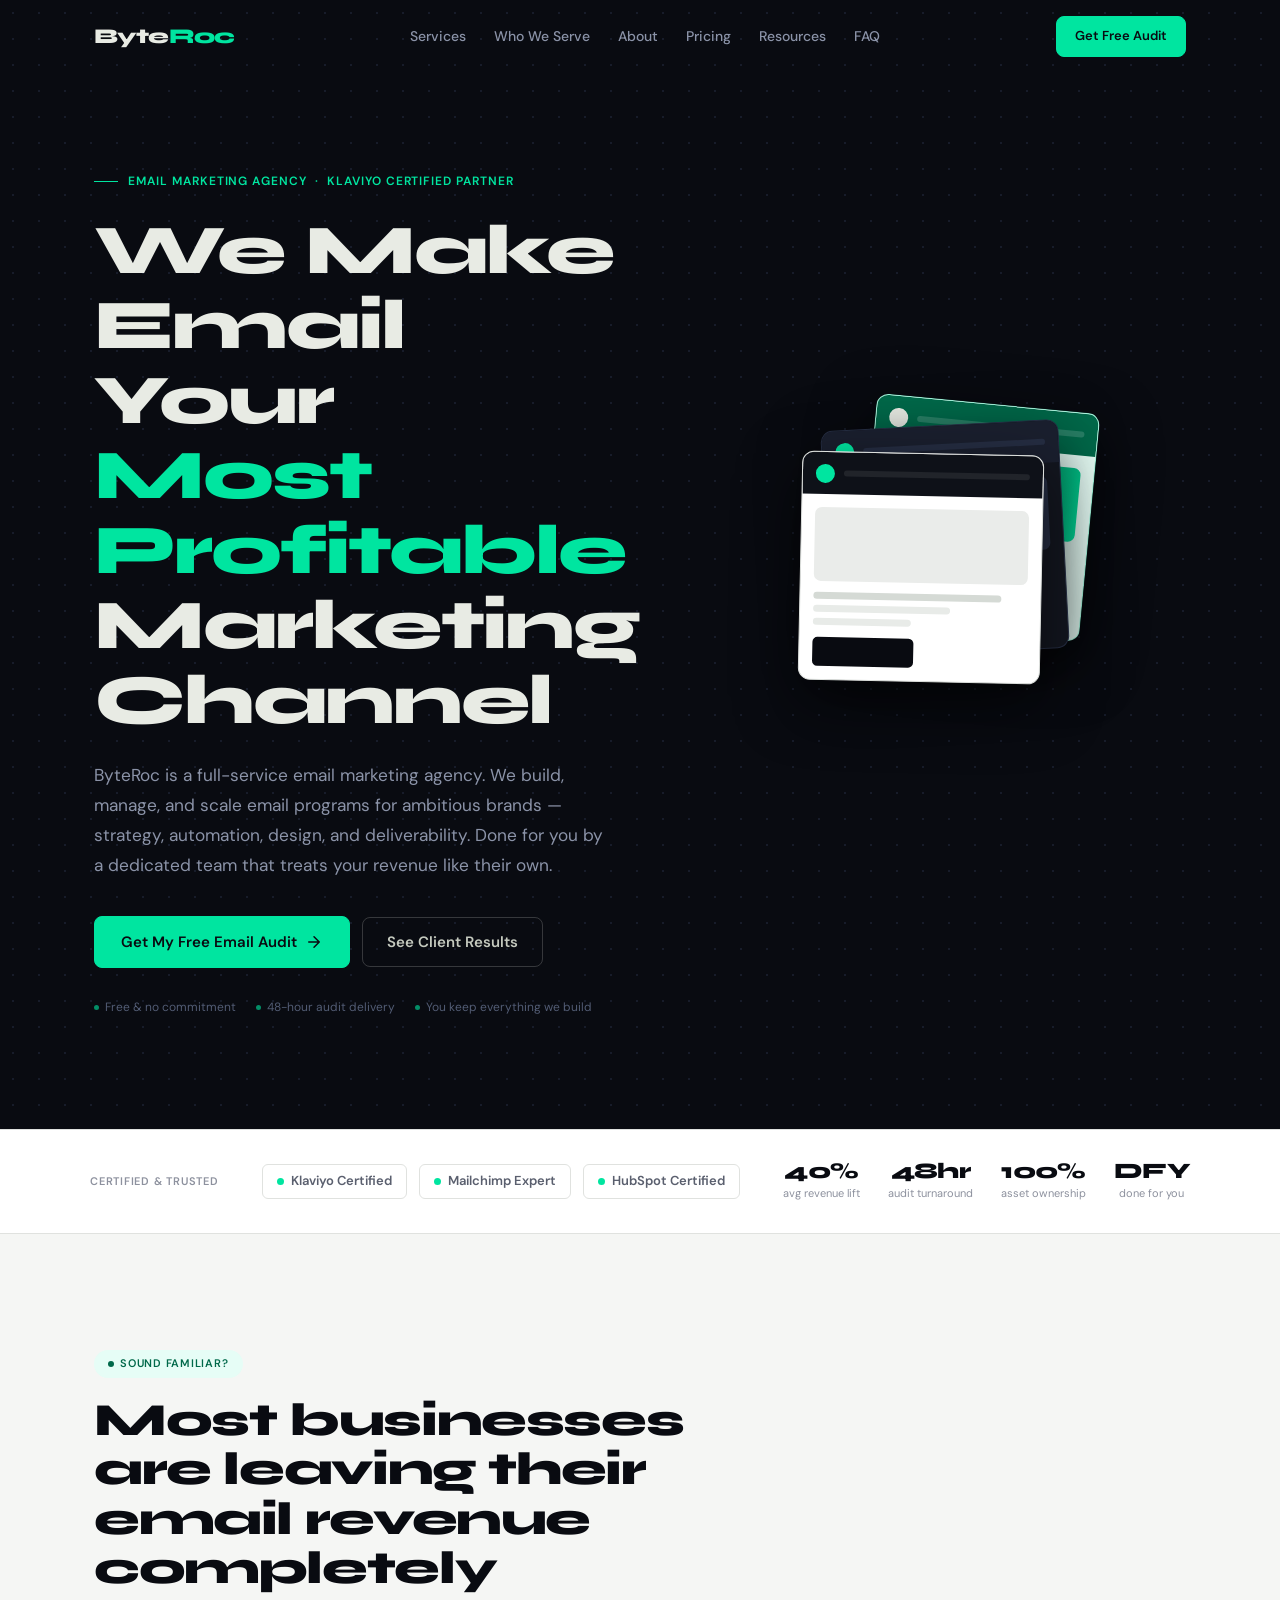
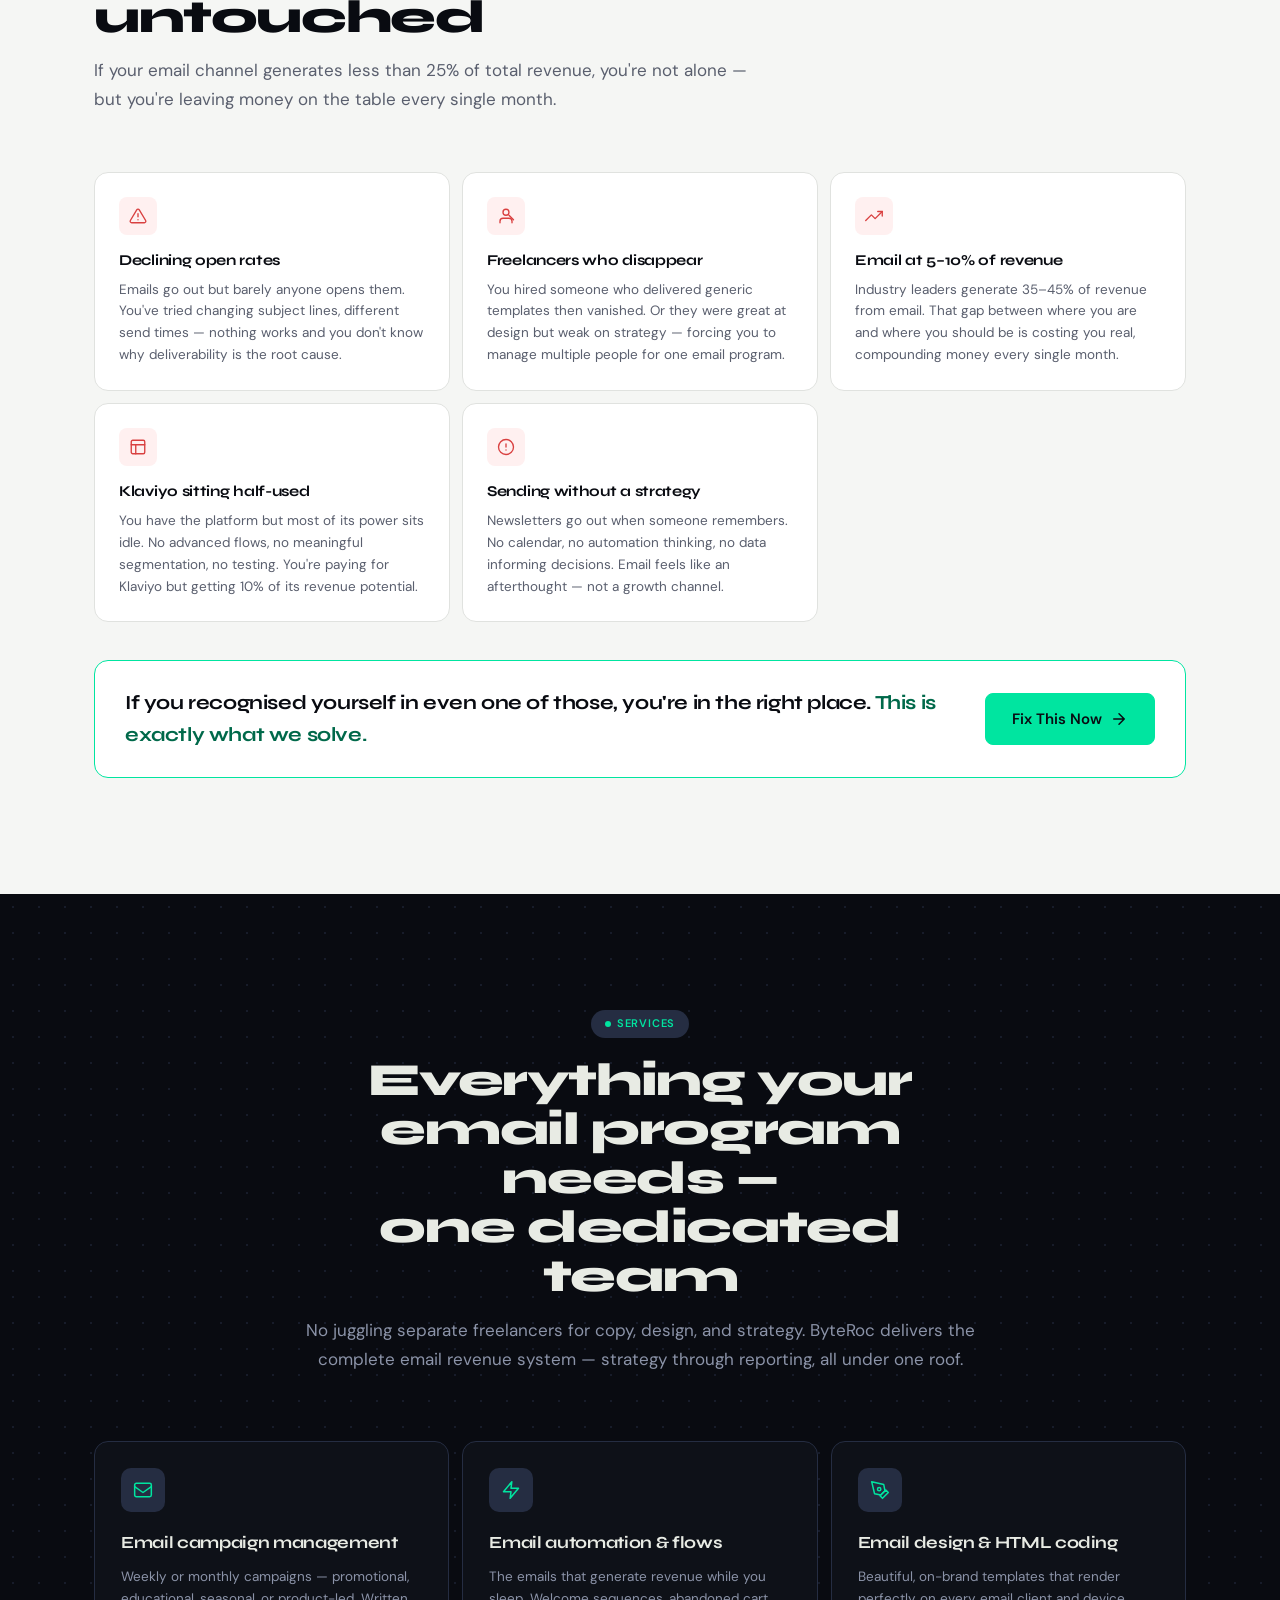
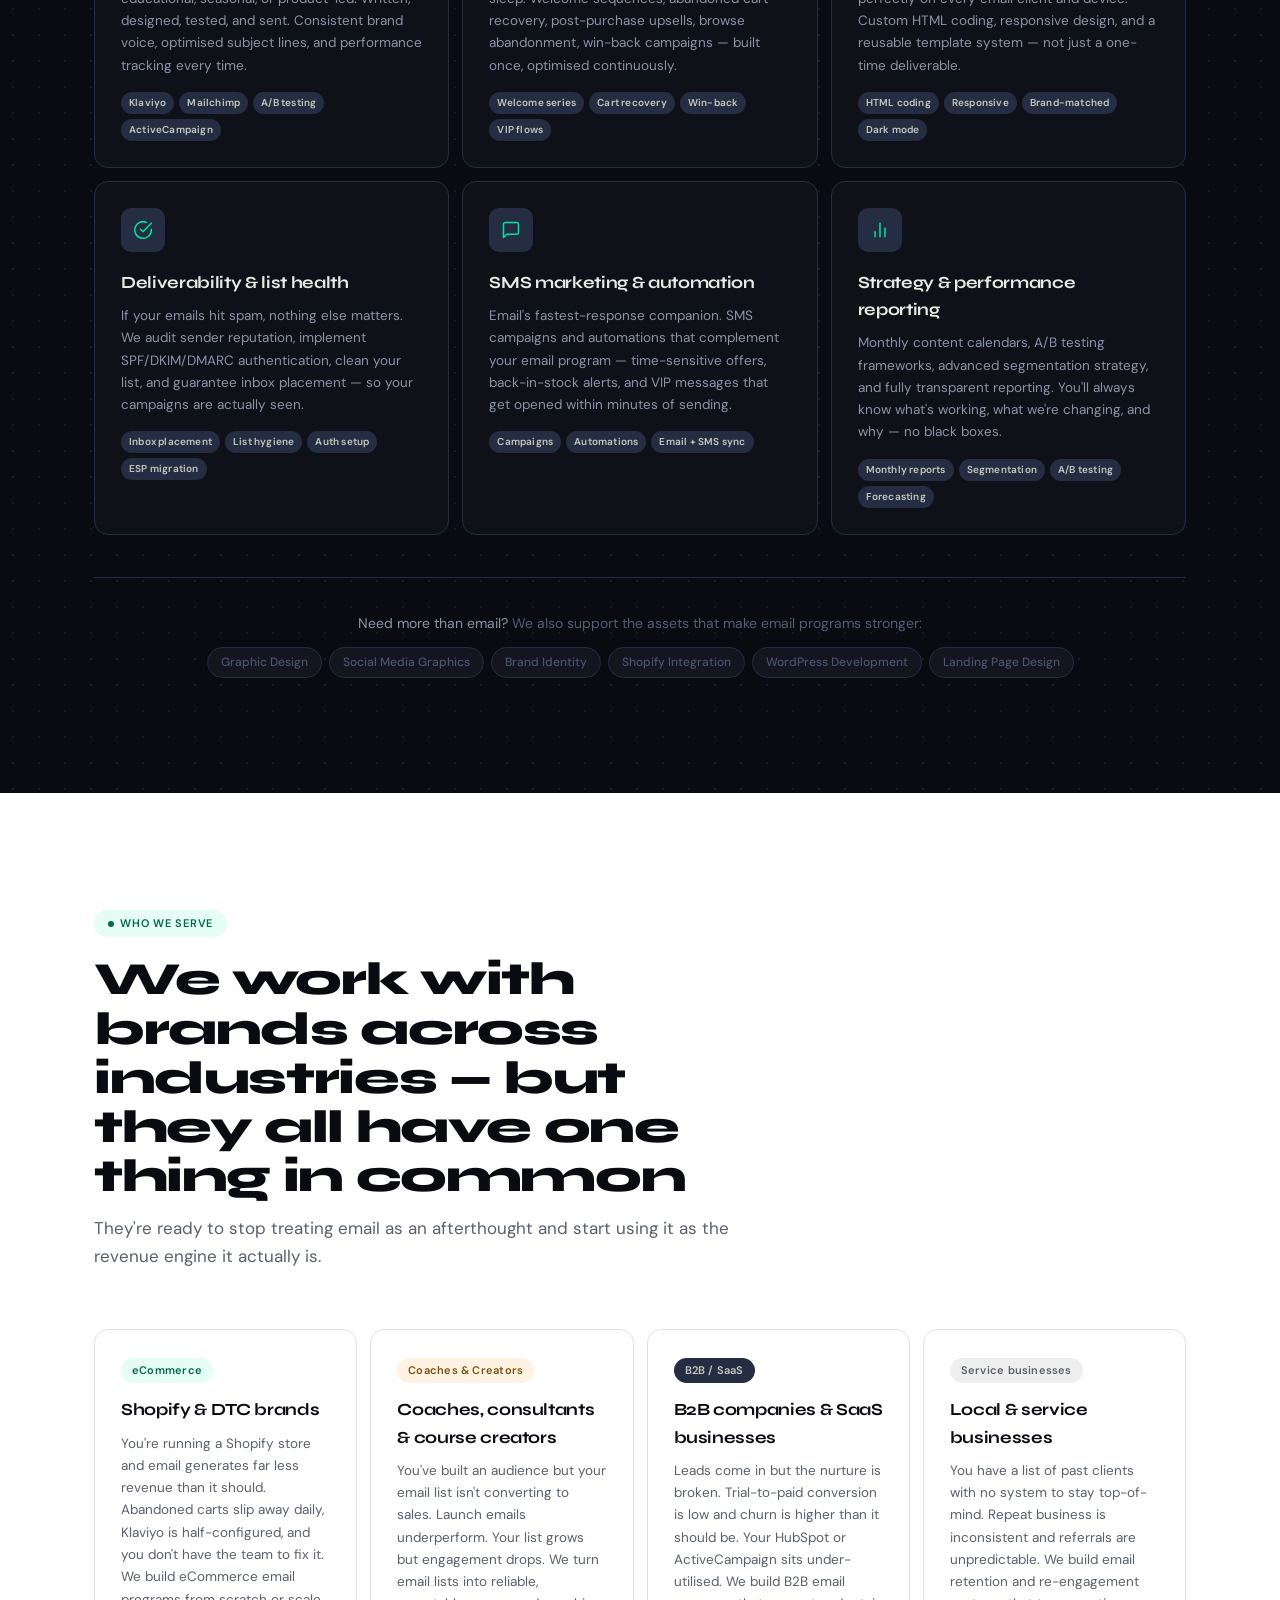
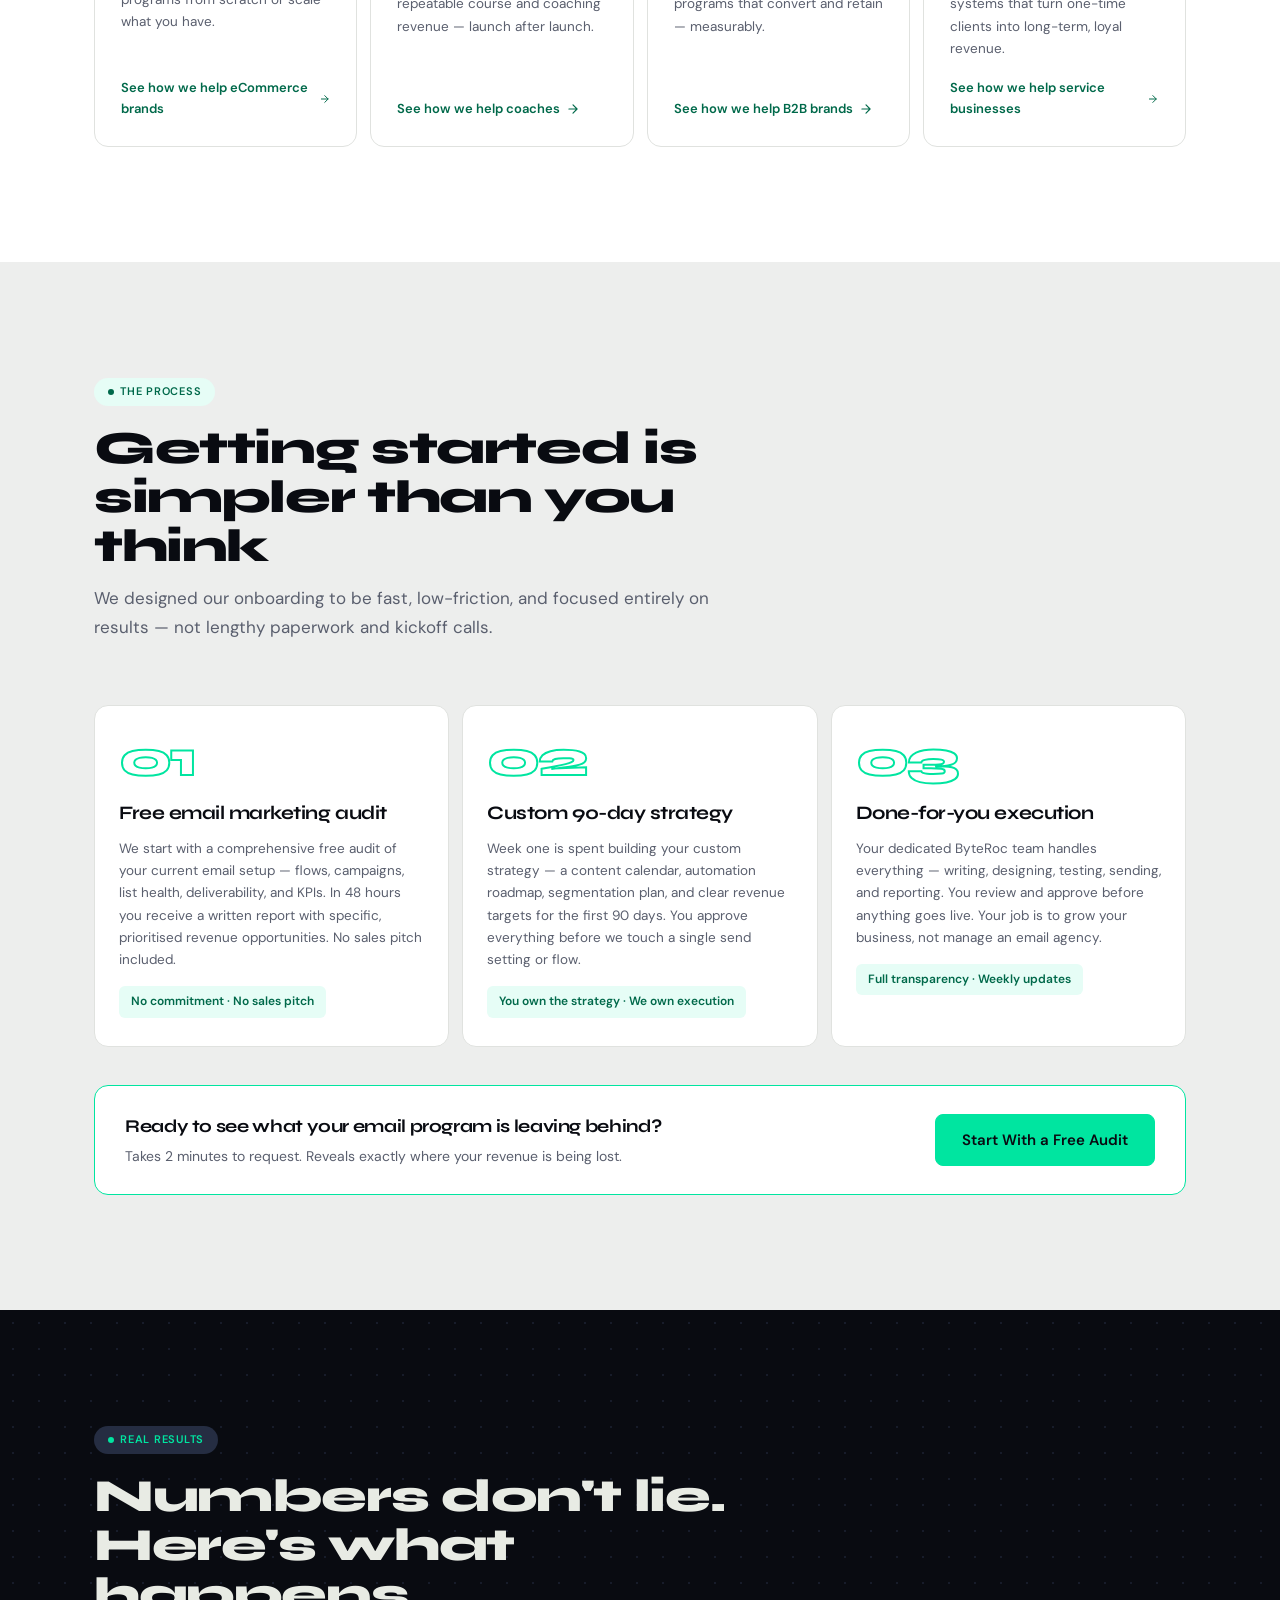
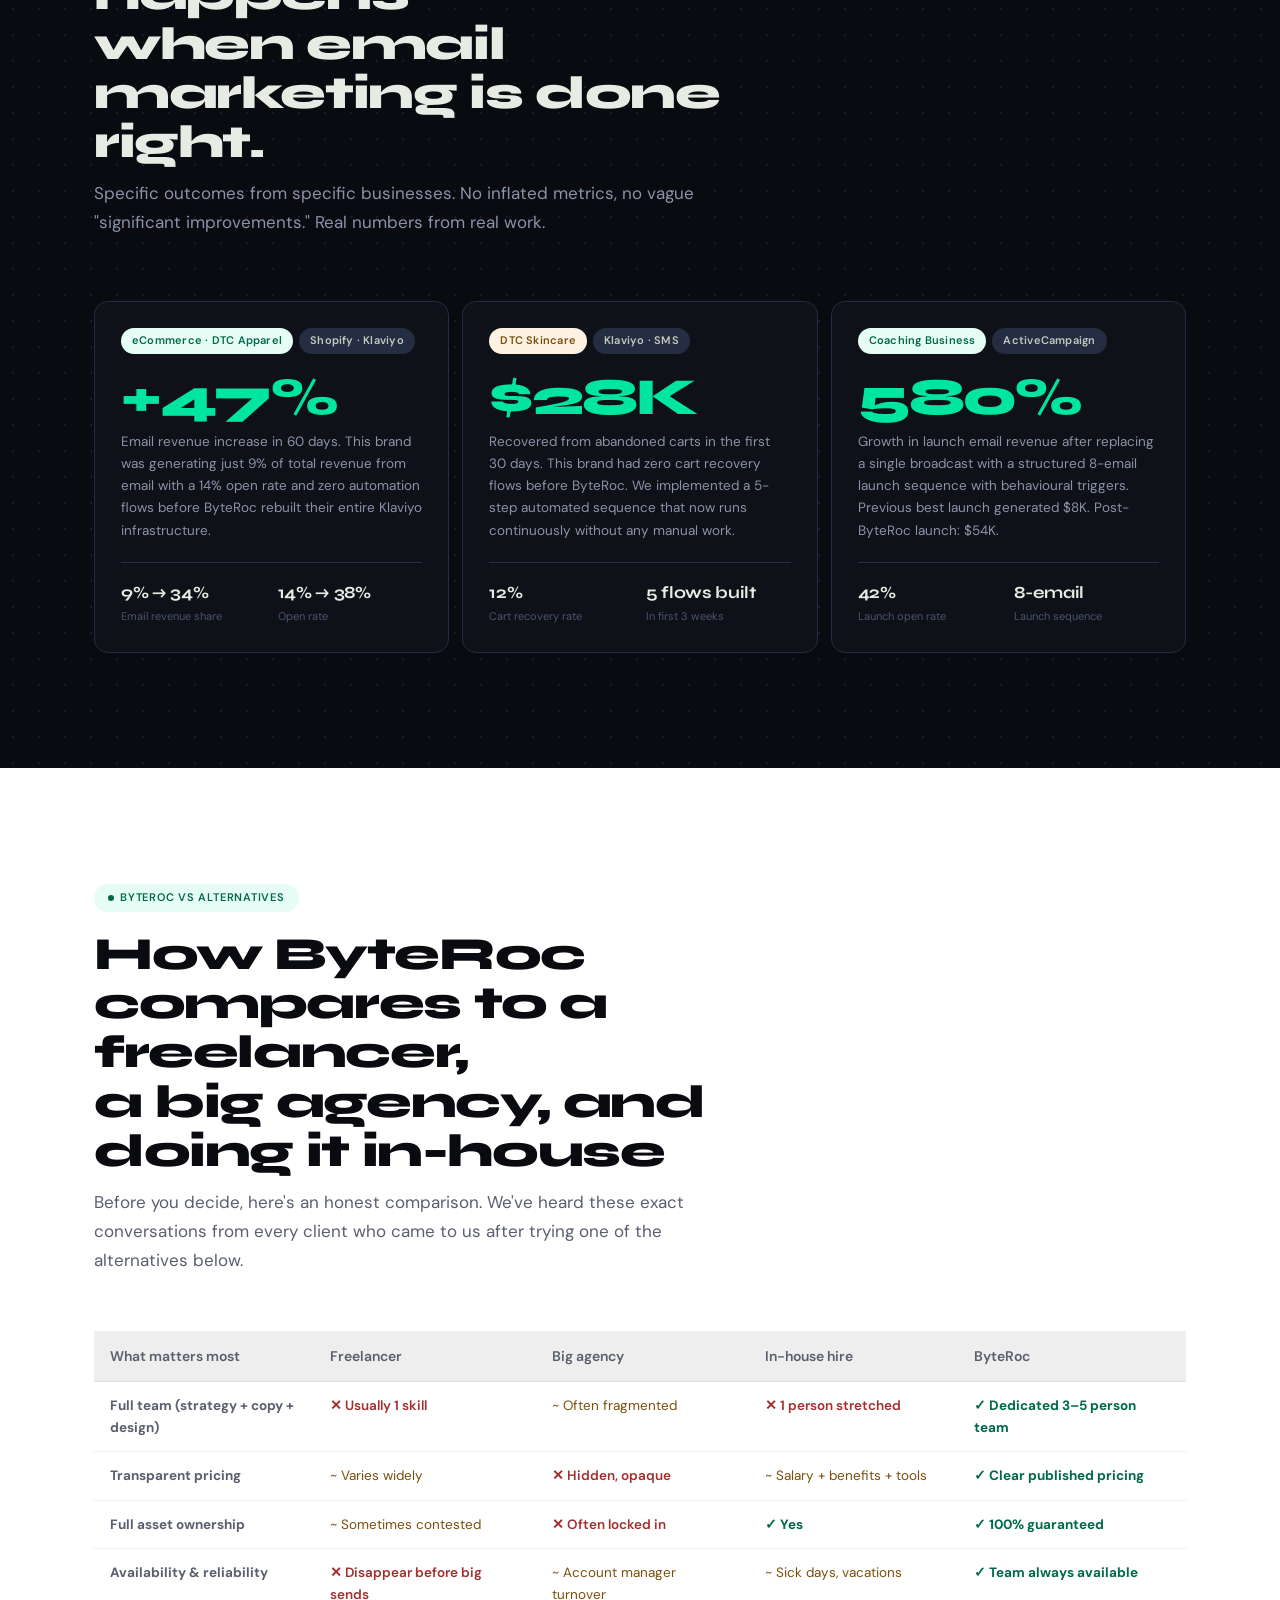
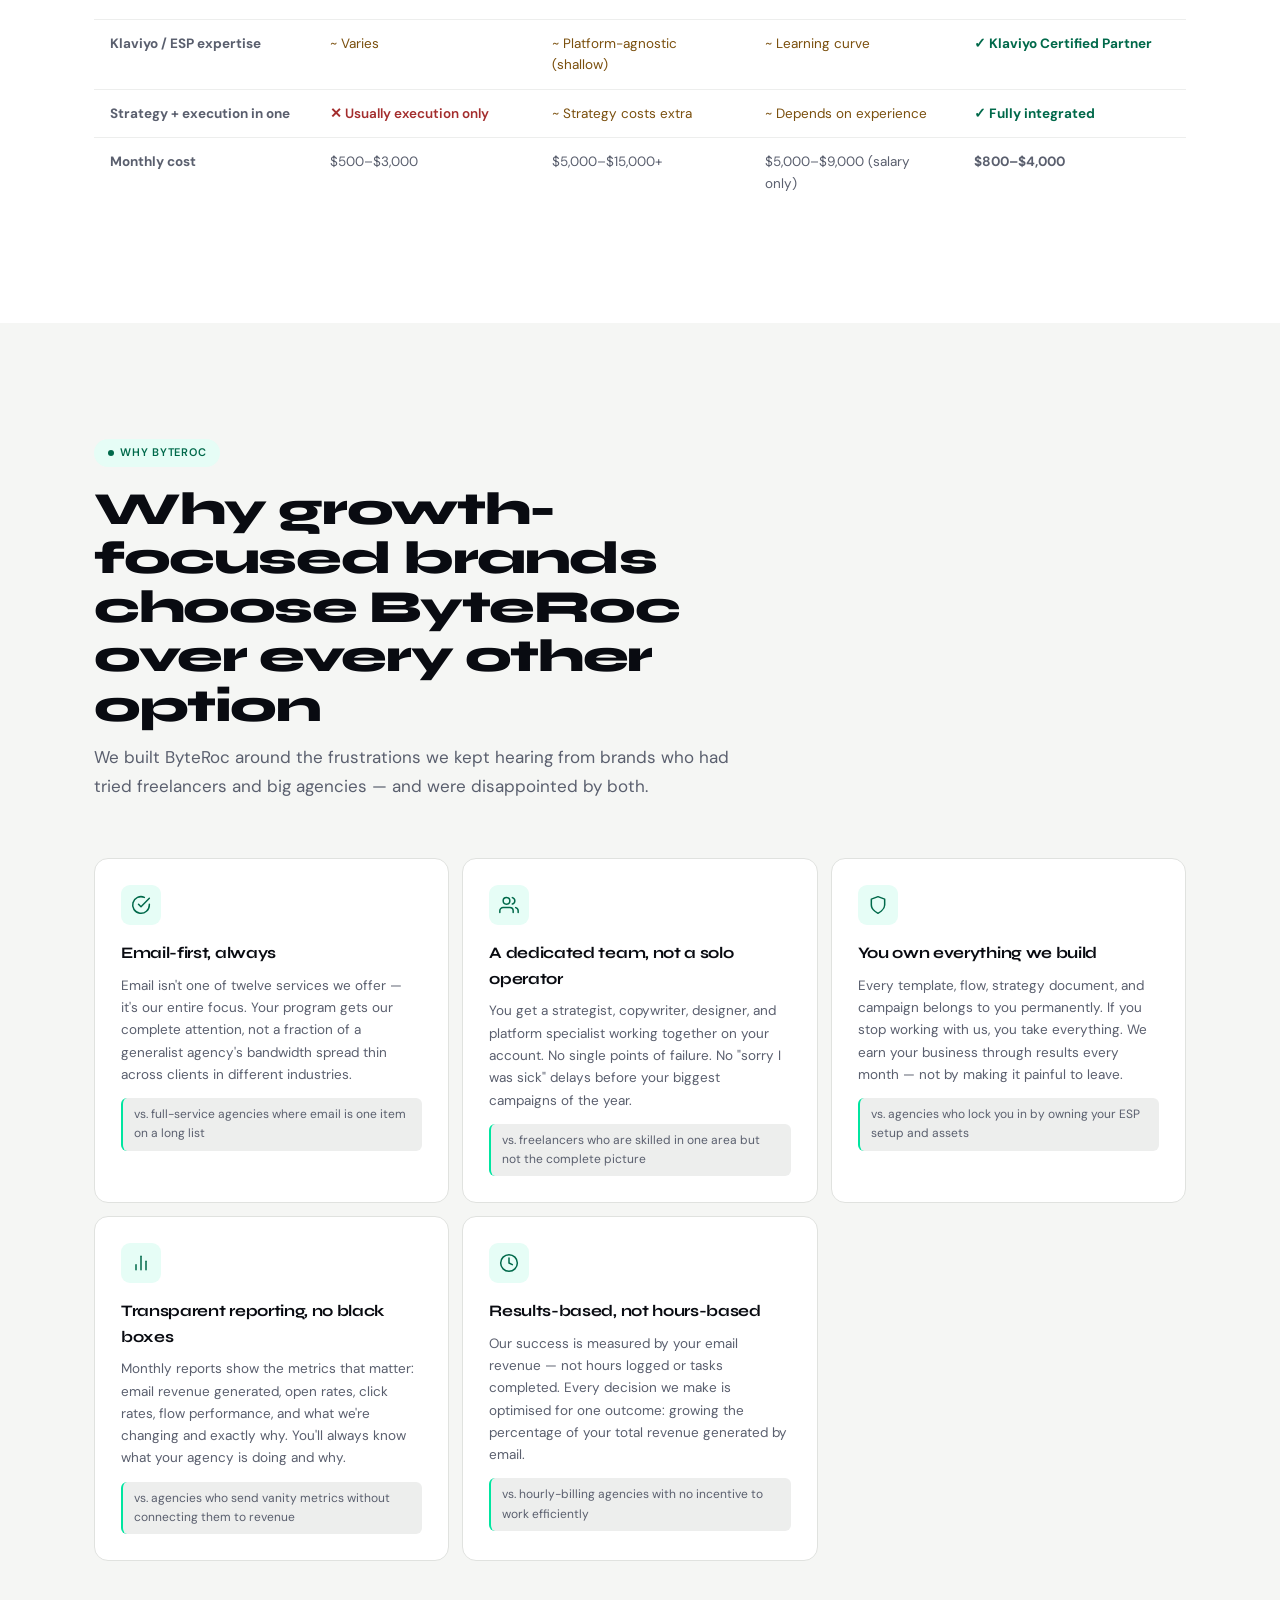
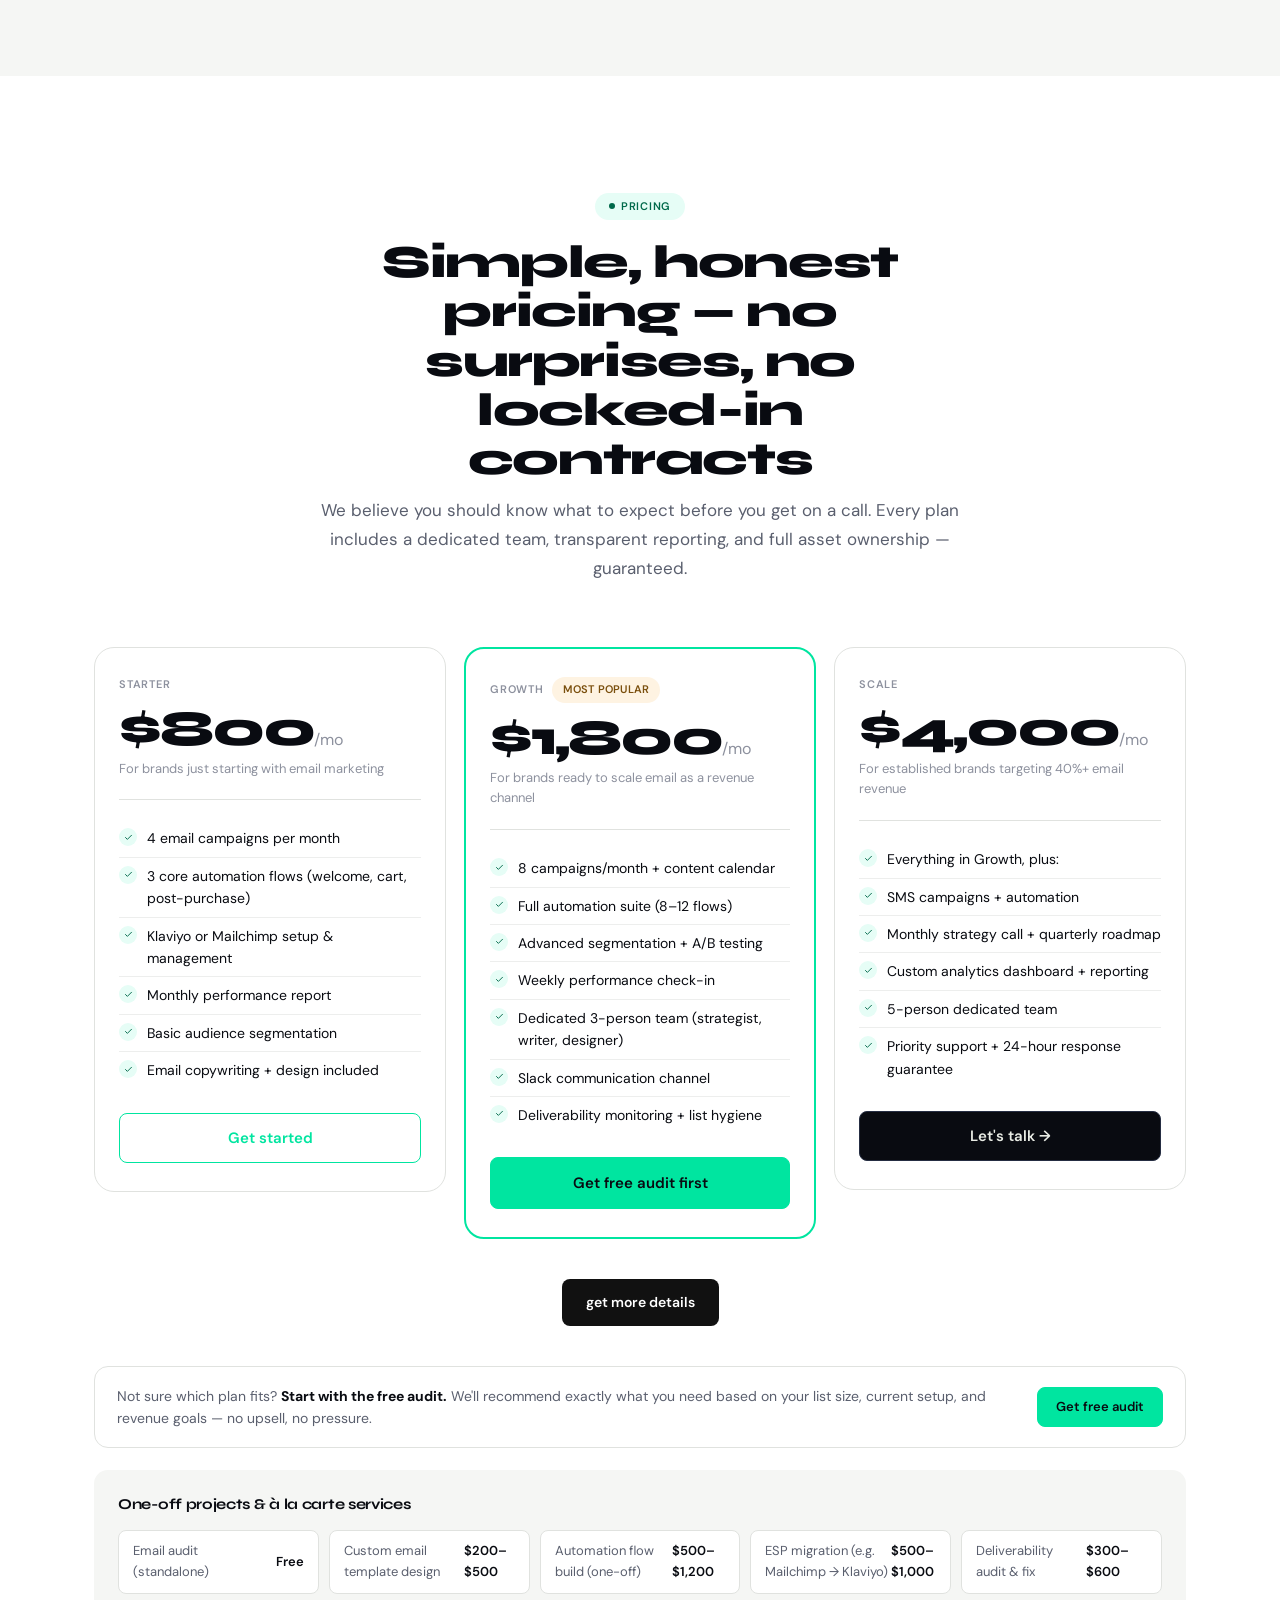
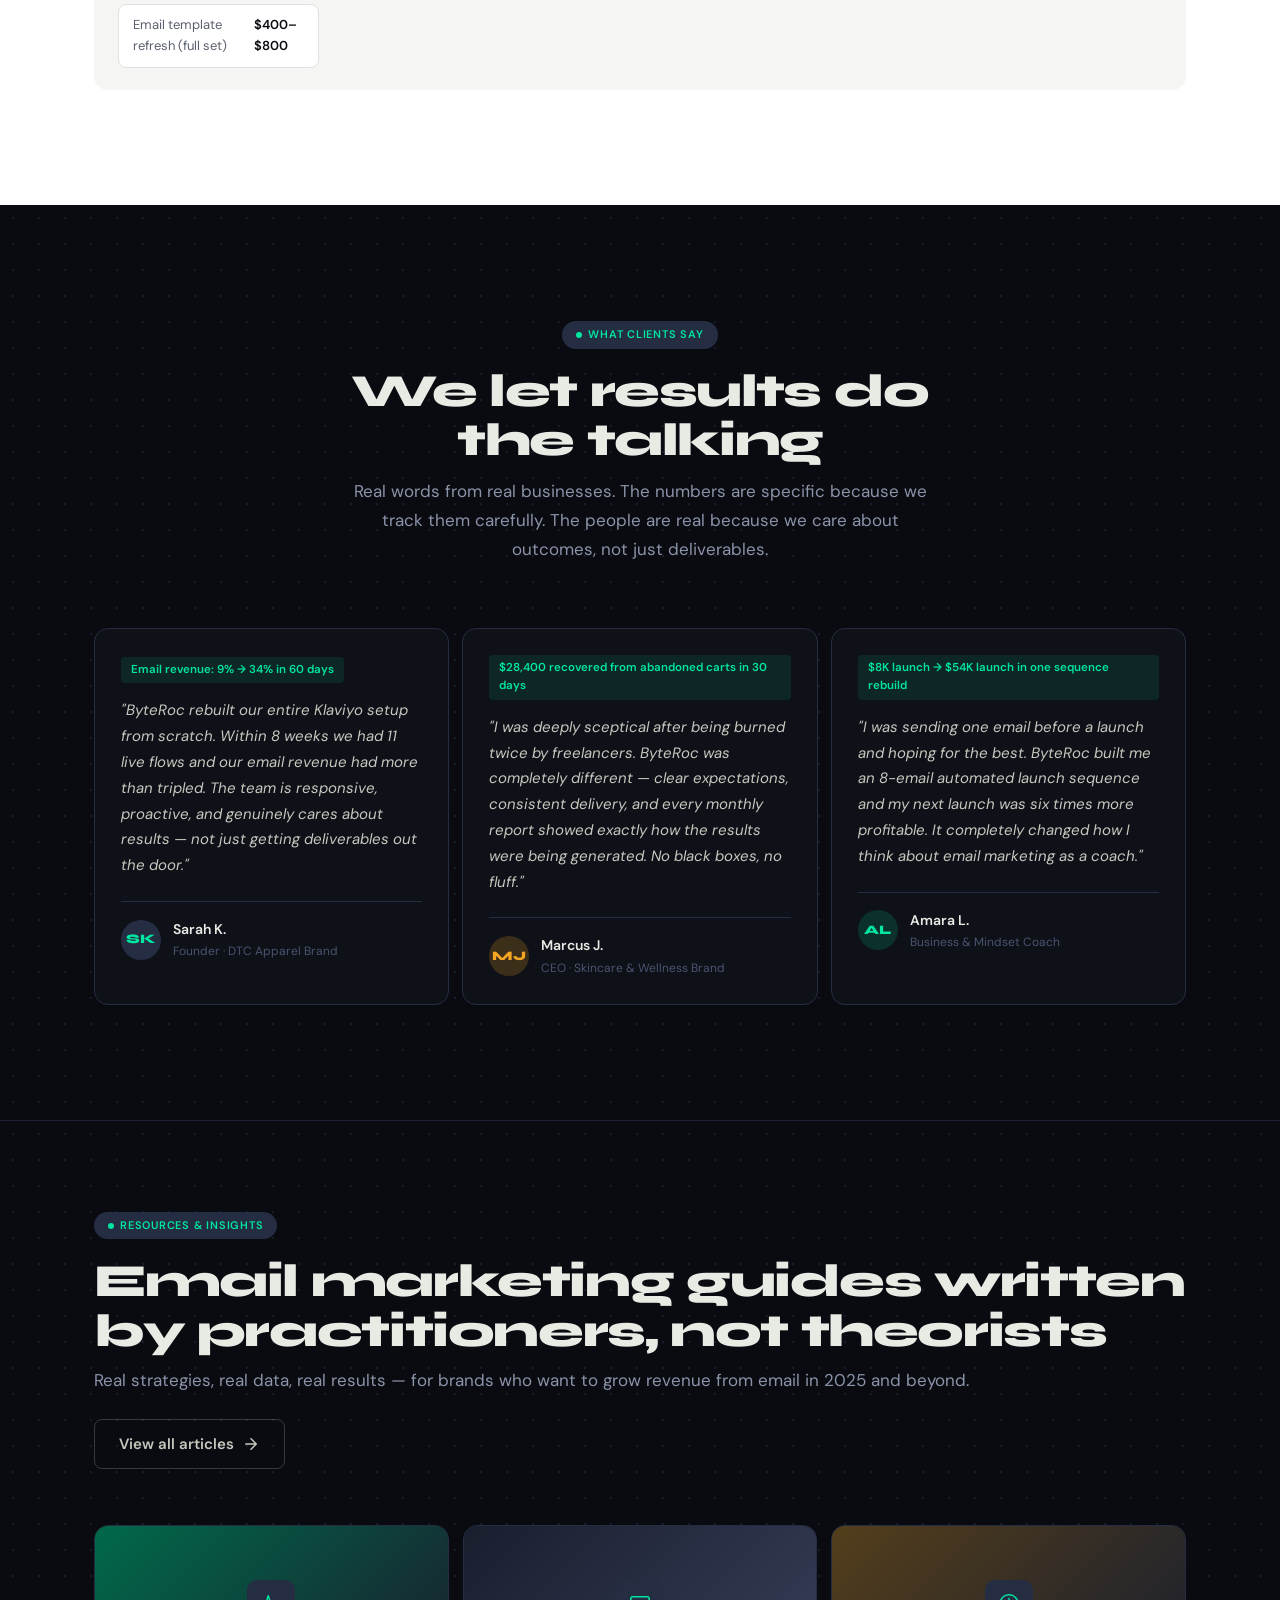
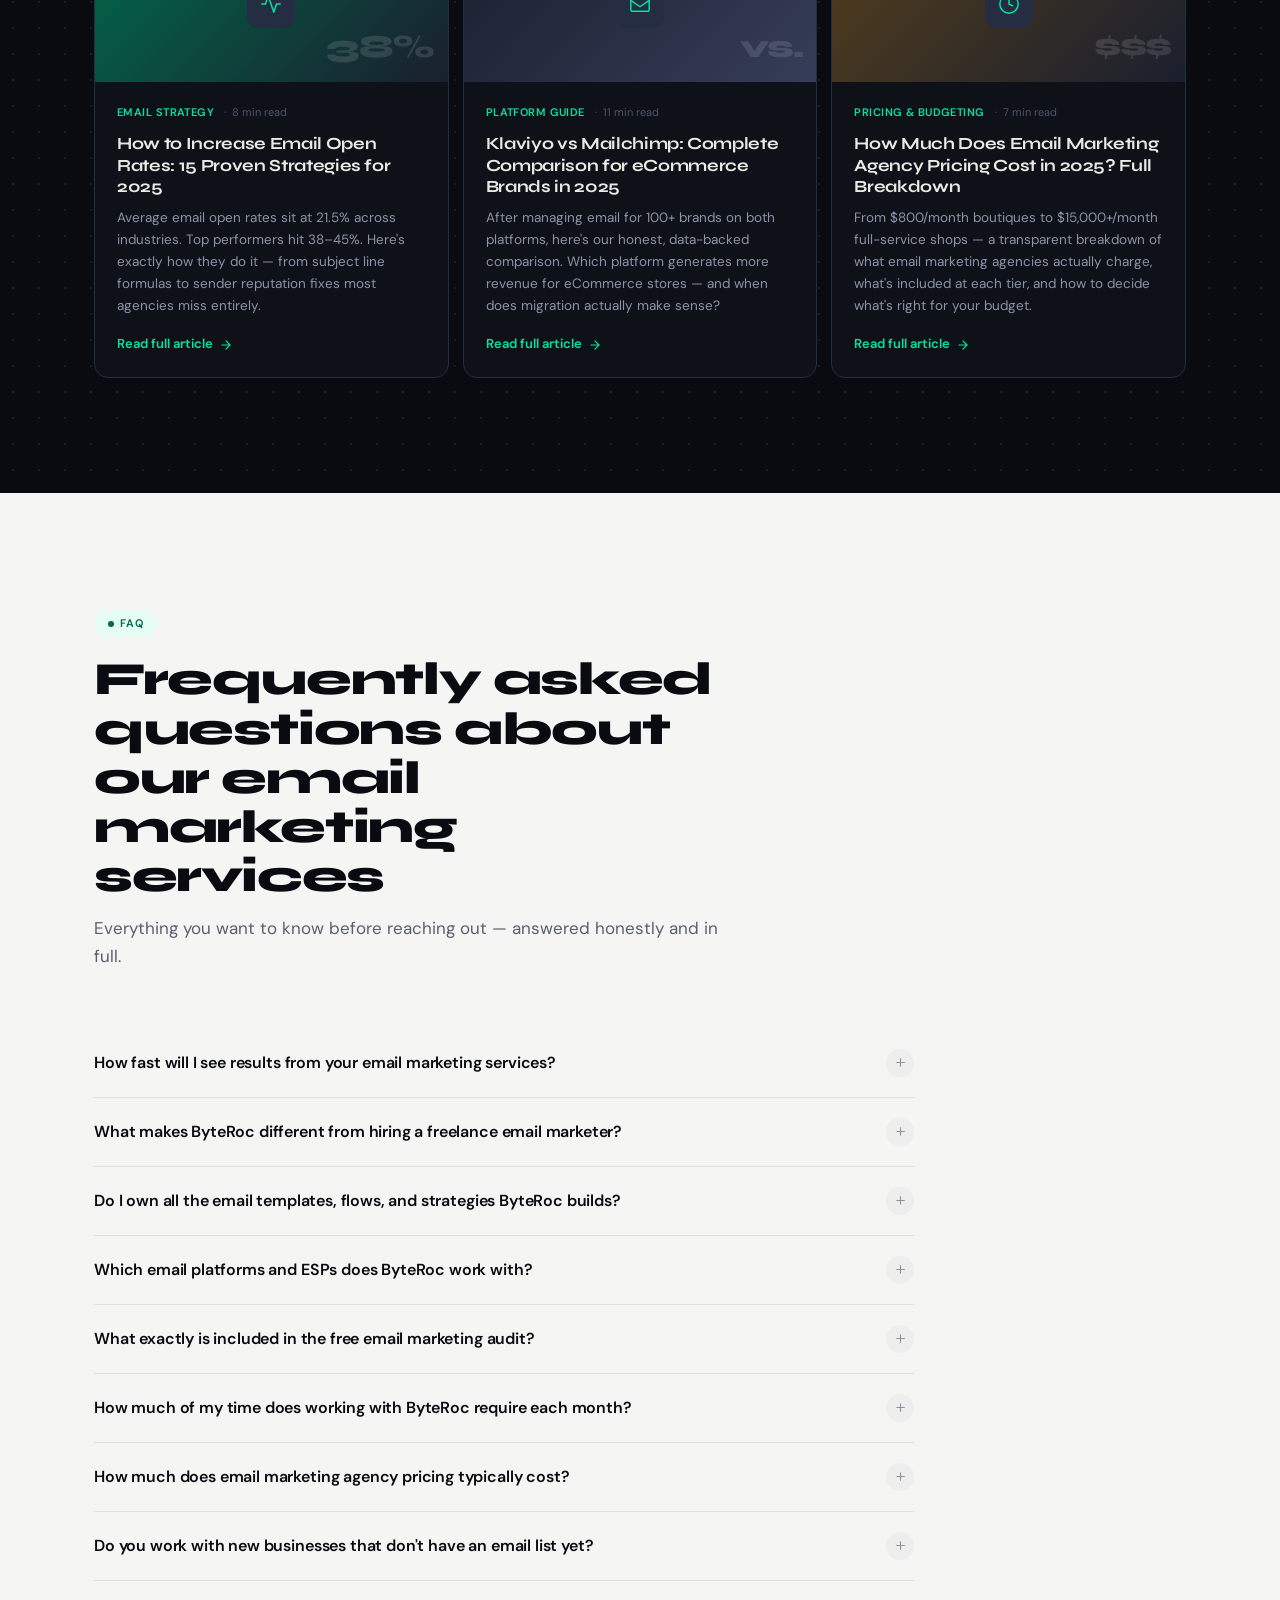
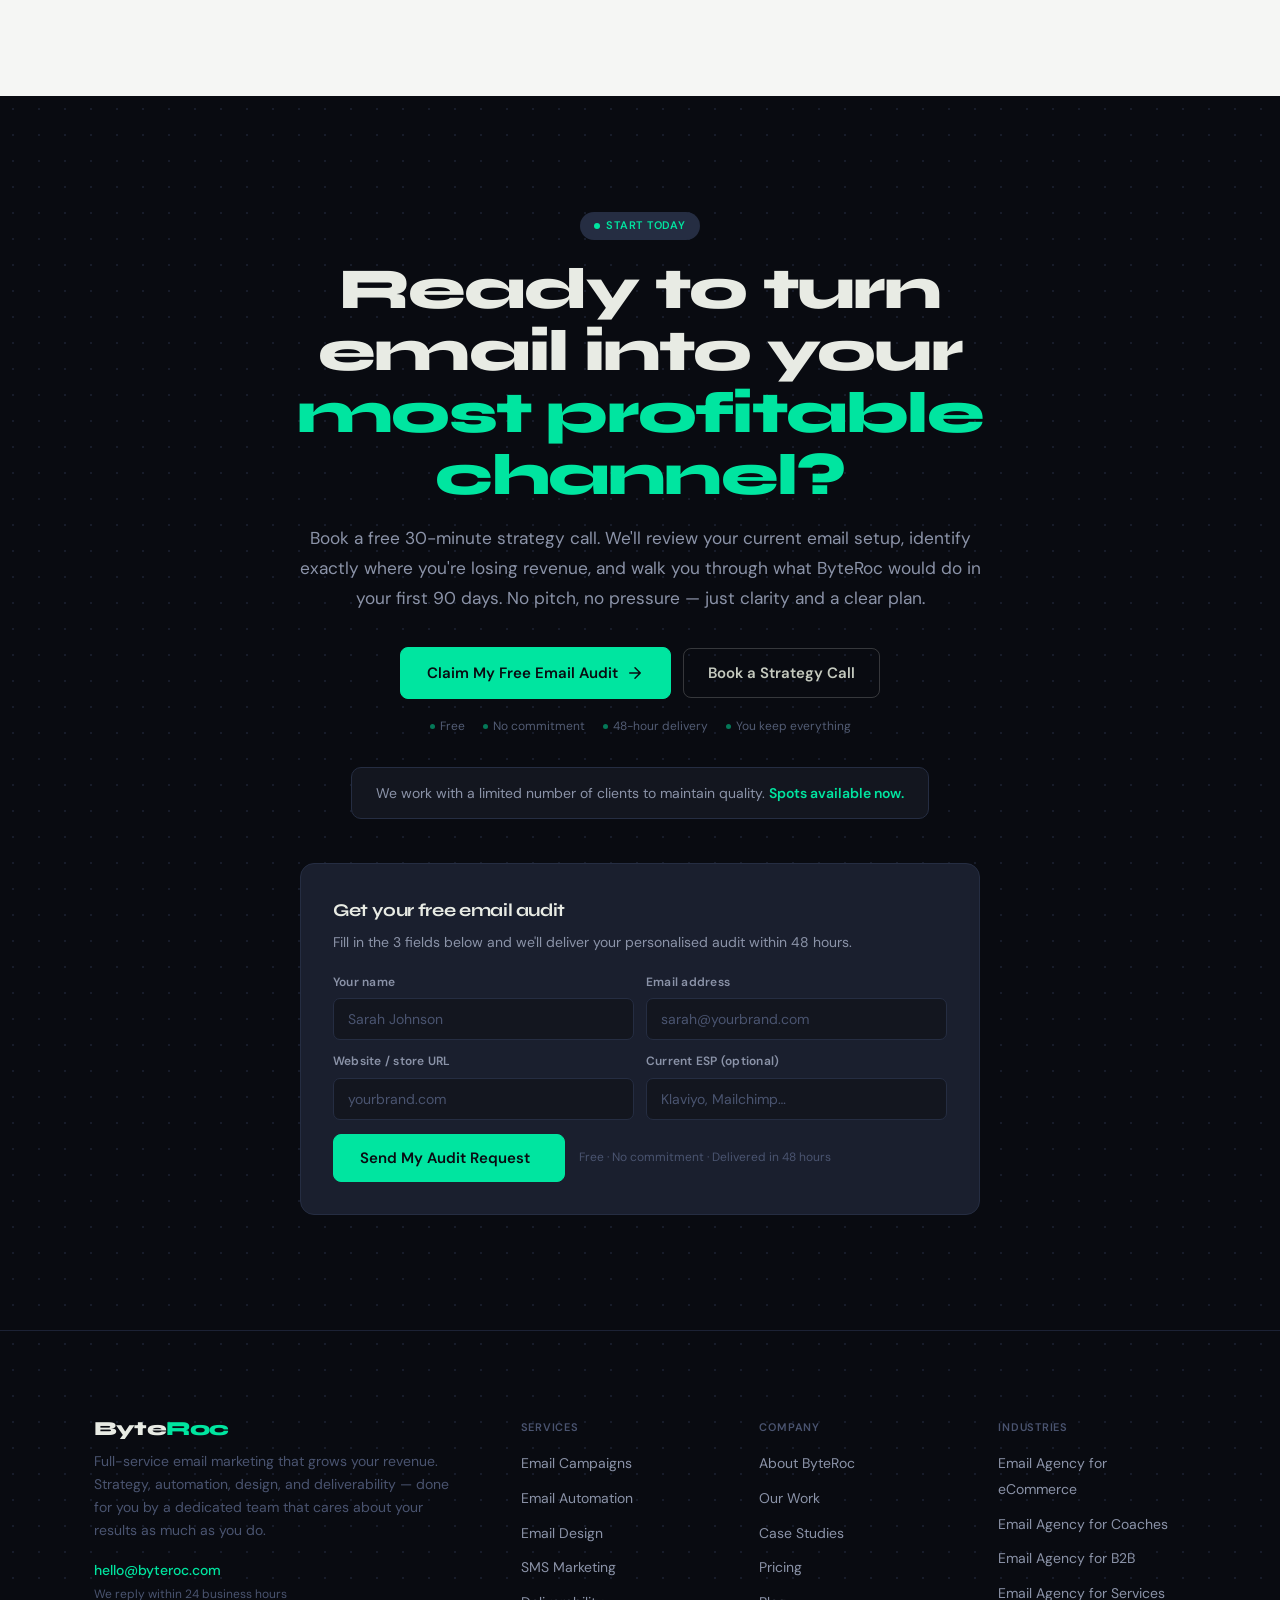
<file: need.html>
<!DOCTYPE html>
<html lang="en">

<head>
  <!-- ==========================================
     SEO META INFRASTRUCTURE
     ========================================== -->
  <meta charset="UTF-8">
  <meta name="viewport" content="width=device-width, initial-scale=1.0">
  <meta http-equiv="X-UA-Compatible" content="IE=edge">

  <!-- Primary SEO -->
  <title>ByteRoc — Email Marketing Agency | Klaviyo Experts | Done-For-You Email &amp; SMS</title>
  <meta name="description"
    content="ByteRoc is a full-service email marketing agency specialising in Klaviyo automation, email campaigns, and SMS marketing. We help eCommerce brands, coaches, and B2B companies generate 30–45% of revenue from email. Free audit in 48 hours.">
  <meta name="keywords"
    content="email marketing agency, klaviyo email marketing agency, email automation services, ecommerce email marketing, email marketing services, email campaign management, shopify email marketing, SMS marketing agency, email list management, email deliverability">
  <meta name="robots" content="index, follow">
  <meta name="author" content="ByteRoc">
  <link rel="canonical" href="https://byteroc.com/">

  <!-- Open Graph -->
  <meta property="og:type" content="website">
  <meta property="og:url" content="https://byteroc.com/">
  <meta property="og:title" content="ByteRoc — Email Marketing Agency | Klaviyo Experts">
  <meta property="og:description"
    content="Full-service email marketing for growing brands. Strategy, automation, design and deliverability — done for you. Free email audit in 48 hours.">
  <meta property="og:image" content="https://byteroc.com/og-image.jpg">
  <meta property="og:site_name" content="ByteRoc">
  <meta property="og:locale" content="en_US">

  <!-- Twitter Card -->
  <meta name="twitter:card" content="summary_large_image">
  <meta name="twitter:site" content="@byteroc">
  <meta name="twitter:title" content="ByteRoc — Email Marketing Agency">
  <meta name="twitter:description"
    content="Full-service email marketing for growing brands. Free email audit in 48 hours.">
  <meta name="twitter:image" content="https://byteroc.com/og-image.jpg">

  <!-- JSON-LD Structured Data -->
  <script type="application/ld+json">
{
  "@context": "https://schema.org",
  "@graph": [
    {
      "@type": "Organization",
      "@id": "https://byteroc.com/#organization",
      "name": "ByteRoc",
      "url": "https://byteroc.com",
      "logo": "https://byteroc.com/logo.png",
      "description": "ByteRoc is a full-service email marketing agency helping eCommerce brands, coaches, and B2B companies grow revenue through email automation, campaigns, and SMS marketing.",
      "email": "hello@byteroc.com",
      "foundingDate": "2024",
      "sameAs": [
        "https://linkedin.com/company/byteroc",
        "https://instagram.com/byteroc",
        "https://twitter.com/byteroc"
      ],
      "serviceArea": { "@type": "Place", "name": "Worldwide" },
      "knowsAbout": ["Email Marketing","Klaviyo","Email Automation","SMS Marketing","eCommerce Email Marketing","Email Deliverability","Mailchimp","HubSpot"],
      "hasOfferCatalog": {
        "@type": "OfferCatalog",
        "name": "Email Marketing Services",
        "itemListElement": [
          { "@type": "Offer", "itemOffered": { "@type": "Service", "name": "Email Campaign Management", "description": "Full-service email campaign writing, design, and execution" } },
          { "@type": "Offer", "itemOffered": { "@type": "Service", "name": "Email Automation & Flows", "description": "Klaviyo lifecycle automation including welcome series, cart recovery, and win-back flows" } },
          { "@type": "Offer", "itemOffered": { "@type": "Service", "name": "Email Design & Coding", "description": "Custom HTML email template design and coding" } },
          { "@type": "Offer", "itemOffered": { "@type": "Service", "name": "SMS Marketing", "description": "SMS campaign management and automation" } },
          { "@type": "Offer", "itemOffered": { "@type": "Service", "name": "Email Deliverability", "description": "Inbox placement optimisation and sender reputation management" } }
        ]
      }
    },
    {
      "@type": "WebSite",
      "@id": "https://byteroc.com/#website",
      "url": "https://byteroc.com",
      "name": "ByteRoc Email Marketing Agency",
      "description": "Full-service email marketing agency — strategy, automation, design, deliverability.",
      "publisher": { "@id": "https://byteroc.com/#organization" }
    },
    {
      "@type": "FAQPage",
      "@id": "https://byteroc.com/#faq",
      "mainEntity": [
        { "@type": "Question", "name": "How fast will I see results from email marketing?", "acceptedAnswer": { "@type": "Answer", "text": "Most clients see measurable improvements within 30–45 days. Open rates improve first as we optimise subject lines and sender reputation. Automation revenue (cart recovery, welcome flows) typically activates within 30–60 days. Full strategic impact from segmentation and A/B testing usually shows clearly in month 3." } },
        { "@type": "Question", "name": "What email platforms does ByteRoc work with?", "acceptedAnswer": { "@type": "Answer", "text": "We specialise in Klaviyo and work with Mailchimp, HubSpot, ActiveCampaign, Omnisend, and others. If your current platform is limiting growth, we can migrate you to Klaviyo with zero data loss as part of onboarding." } },
        { "@type": "Question", "name": "Do I own the email templates and flows ByteRoc builds?", "acceptedAnswer": { "@type": "Answer", "text": "Yes — 100%. Every template, flow, strategy document, and campaign we build belongs to you permanently. If you stop working with us, you take everything with you. We never lock clients in." } },
        { "@type": "Question", "name": "What does the free email audit include?", "acceptedAnswer": { "@type": "Answer", "text": "A full review of your automation flows, recent campaign performance vs. benchmarks, list health and deliverability score, opt-in strategy, and template design quality. You receive a written report within 48 hours with specific revenue opportunities. No sales pitch included." } },
        { "@type": "Question", "name": "How much does email marketing agency services cost?", "acceptedAnswer": { "@type": "Answer", "text": "ByteRoc offers three pricing tiers: Starter at $800/month (4 campaigns + 3 flows), Growth at $1,800/month (8 campaigns + full lifecycle automation), and Scale at $4,000/month (email + SMS + dedicated 5-person team). Start with a free audit to find the right fit." } }
      ]
    }
  ]
}
</script>

  <!-- Fonts -->
  <link rel="preconnect" href="https://fonts.googleapis.com">
  <link rel="preconnect" href="https://fonts.gstatic.com" crossorigin>
  <link
    href="https://fonts.googleapis.com/css2?family=Syne:wght@700;800&family=DM+Sans:opsz,wght@9..40,400;9..40,500;9..40,600&display=swap"
    rel="stylesheet">

  <style>
    /* =====================================================
   DESIGN TOKENS — INK & SIGNAL
   ===================================================== */
    :root {
      --ink: #090B11;
      --s1: #0E1118;
      --s2: #13161F;
      --s3: #1A1F2E;
      --bd: #222840;
      --bd2: #1C2235;
      --mud: #4A5470;
      --mud2: #363D58;
      --cream: #E8EBE4;
      --cream2: #C4C9BE;
      --csub: #8B93A8;
      --cdim: #525C74;
      --white: #FFFFFF;
      --ow: #F5F6F4;
      --ow2: #EDEEED;
      --blt: #E0E2DF;
      --tink: #090B11;
      --tbody: #5A5F6E;
      --tlt: #8D919E;
      --em: #00E5A0;
      --emh: #00CC8E;
      --emd: rgba(0, 229, 160, 0.12);
      --ems: #E6FDF6;
      --emdk: #00694A;
      --emm: #009E62;
      --ab: #F5A623;
      --abs: #FEF3E2;
      --abdk: #7A4F0D;
      --fd: 'Syne', sans-serif;
      --fb: 'DM Sans', sans-serif;
      --sp: clamp(72px, 9vw, 118px);
      --mw: 1180px;
      --r: 14px;
      --rsm: 8px;
      --rlg: 20px;

      /* Dark palette */
      --ink: #090B11;
      --ink-1: #0E1118;
      --ink-2: #13161F;
      --ink-3: #1A1F2E;
      --ink-4: #222840;
      --bd: #252D42;
      --bd-2: #1C2235;
      --muted: #4A5470;
      --muted-2: #38405C;
      /* Text on dark */
      --cream: #E8EBE4;
      --cream-2: #C4C9BE;
      --cream-sub: #8B93A8;
      --cream-dim: #555D72;
      /* Light palette */
      --white: #FFFFFF;
      --off-white: #F5F6F4;
      --off-white2: #EDEEED;
      --border-lt: #E0E2DF;
      --text-ink: #090B11;
      --text-body: #5A5F6E;
      --text-light: #8D919E;
      /* Signal / brand */
      --em: #00E5A0;
      --em-hover: #00CC8E;
      --em-dim: rgba(0, 229, 160, 0.12);
      --em-soft: #E6FDF6;
      --em-dark: #00694A;
      --em-mid: #00A872;
      /* Amber */
      --ab: #F5A623;
      --ab-soft: #FEF3E2;
      --ab-dark: #7A4F0D;
      /* Font stacks */
      --f-d: 'Syne', sans-serif;
      --f-b: 'DM Sans', sans-serif;
      /* Spacing */
      --section: clamp(72px, 9vw, 120px);
      --max: 1180px;
      --rad: 14px;
      --rad-sm: 8px;
      --rad-lg: 20px;
    }

    /* =====================================================
   RESET
   ===================================================== */
    *,
    *::before,
    *::after {
      box-sizing: border-box;
      margin: 0;
      padding: 0
    }

    html {
      scroll-behavior: smooth;
      -webkit-font-smoothing: antialiased;
      -moz-osx-font-smoothing: grayscale;
      font-size: 16px
    }

    body {
      font-family: var(--f-b);
      background: var(--white);
      color: var(--text-ink);
      overflow-x: hidden;
      line-height: 1.6
    }

    img {
      max-width: 100%;
      display: block
    }

    a {
      text-decoration: none;
      color: inherit
    }

    button {
      border: none;
      cursor: pointer;
      font-family: var(--f-b);
      background: none
    }

    ul {
      list-style: none
    }

    svg {
      display: block
    }

    /* =====================================================
   LAYOUT
   ===================================================== */
    .wrap {
      max-width: var(--mw);
      margin: 0 auto;
      padding: 0 clamp(18px, 4vw, 44px)
    }

    .section {
      padding: var(--sp) 0
    }

    .dark {
      background: var(--ink);
      position: relative;
      overflow: hidden
    }

    .dark::before {
      content: '';
      position: absolute;
      inset: 0;
      background-image: radial-gradient(var(--bd) 1px, transparent 1px);
      background-size: 26px 26px;
      opacity: .5;
      pointer-events: none;
      z-index: 0
    }

    .dark>.wrap {
      position: relative;
      z-index: 1
    }

    .ow-bg {
      background: var(--ow)
    }

    .ow2-bg {
      background: var(--ow2)
    }

    /* =====================================================
   TYPOGRAPHY
   ===================================================== */
    .fd {
      font-family: var(--fd);
      font-weight: 800;
      letter-spacing: -.03em;
      line-height: 1.07
    }

    .fd7 {
      font-family: var(--fd);
      font-weight: 700;
      letter-spacing: -.025em;
      line-height: 1.15
    }

    .sz1 {
      font-size: clamp(38px, 5.6vw, 70px)
    }

    .sz2 {
      font-size: clamp(28px, 3.8vw, 46px)
    }

    .sz3 {
      font-size: clamp(20px, 2.2vw, 26px)
    }

    .sz4 {
      font-size: 17px
    }

    .em-w {
      color: var(--em)
    }

    .cr-w {
      color: var(--cream)
    }

    .pill {
      display: inline-flex;
      align-items: center;
      gap: 6px;
      padding: 5px 14px;
      border-radius: 100px;
      font-family: var(--fb);
      font-weight: 600;
      font-size: 11px;
      letter-spacing: .07em;
      text-transform: uppercase;
      margin-bottom: 18px
    }

    .pill-lt {
      background: var(--ems);
      color: var(--emdk)
    }

    .pill-dk {
      background: var(--bd);
      color: var(--em)
    }

    .pill::before {
      content: '';
      width: 6px;
      height: 6px;
      border-radius: 50%;
      background: currentColor;
      flex-shrink: 0
    }

    /* =====================================================
   BUTTONS
   ===================================================== */
    .btn {
      display: inline-flex;
      align-items: center;
      justify-content: center;
      gap: 8px;
      font-family: var(--fb);
      font-weight: 600;
      font-size: 15px;
      border-radius: var(--rsm);
      transition: all .2s ease;
      cursor: pointer;
      white-space: nowrap;
      border: 1.5px solid transparent
    }

    .btn:active {
      transform: scale(.975)
    }

    .bp {
      padding: 13px 26px;
      background: var(--em);
      color: var(--ink);
      border-color: var(--em)
    }

    .bp:hover {
      background: var(--emh);
      border-color: var(--emh)
    }

    .bo {
      padding: 12px 24px;
      background: transparent;
      color: var(--em);
      border-color: var(--em)
    }

    .bo:hover {
      background: var(--emd)
    }

    .bg {
      padding: 12px 24px;
      background: transparent;
      color: var(--cream2);
      border-color: rgba(232, 235, 228, .2)
    }

    .bg:hover {
      border-color: rgba(232, 235, 228, .44);
      background: rgba(255, 255, 255, .04)
    }

    .bi {
      padding: 12px 24px;
      background: var(--ink);
      color: var(--cream);
      border-color: var(--bd)
    }

    .bi:hover {
      border-color: var(--em)
    }

    .bsm {
      padding: 9px 18px;
      font-size: 13px
    }

    .bico {
      width: 18px;
      height: 18px;
      stroke: currentColor;
      fill: none;
      stroke-width: 2;
      stroke-linecap: round;
      stroke-linejoin: round;
      flex-shrink: 0
    }

    /* =====================================================
   BADGES
   ===================================================== */
    .bg-em {
      display: inline-flex;
      align-items: center;
      padding: 4px 11px;
      border-radius: 100px;
      font-family: var(--fb);
      font-weight: 600;
      font-size: 11px;
      letter-spacing: .02em;
      background: var(--ems);
      color: var(--emdk)
    }

    .bg-ab {
      display: inline-flex;
      align-items: center;
      padding: 4px 11px;
      border-radius: 100px;
      font-family: var(--fb);
      font-weight: 600;
      font-size: 11px;
      letter-spacing: .02em;
      background: var(--abs);
      color: var(--abdk)
    }

    .bg-dk {
      display: inline-flex;
      align-items: center;
      padding: 4px 11px;
      border-radius: 100px;
      font-family: var(--fb);
      font-weight: 600;
      font-size: 11px;
      letter-spacing: .02em;
      background: var(--bd);
      color: var(--cream2)
    }

    .bg-nt {
      display: inline-flex;
      align-items: center;
      padding: 4px 11px;
      border-radius: 100px;
      font-family: var(--fb);
      font-weight: 600;
      font-size: 11px;
      letter-spacing: .02em;
      background: var(--ow2);
      color: var(--tbody)
    }

    /* =====================================================
   NAVIGATION
   ===================================================== */
    #nav {
      position: fixed;
      top: 0;
      left: 0;
      right: 0;
      z-index: 999;
      padding: 16px 0;
      transition: all .35s ease
    }

    #nav.scrolled {
      background: rgba(9, 11, 17, .97);
      backdrop-filter: blur(16px);
      -webkit-backdrop-filter: blur(16px);
      border-bottom: 1px solid var(--bd2);
      padding: 12px 0
    }

    .nav-in {
      display: flex;
      align-items: center;
      justify-content: space-between;
      gap: 16px
    }

    .nav-logo {
      font-family: var(--fd);
      font-weight: 800;
      font-size: 21px;
      letter-spacing: -.04em;
      line-height: 1;
      flex-shrink: 0
    }

    .nb {
      color: var(--cream)
    }

    .nr {
      color: var(--em)
    }

    .nav-links {
      display: flex;
      align-items: center;
      gap: 2px;
      flex: 1;
      justify-content: center
    }

    .nav-links a {
      font-size: 14px;
      font-weight: 500;
      color: var(--csub);
      padding: 6px 13px;
      border-radius: 6px;
      transition: color .2s, background .2s
    }

    .nav-links a:hover {
      color: var(--cream);
      background: rgba(255, 255, 255, .06)
    }

    .nav-r {
      display: flex;
      align-items: center;
      gap: 10px;
      flex-shrink: 0
    }

    .nav-bur {
      display: none;
      flex-direction: column;
      gap: 5px;
      padding: 7px;
      background: rgba(255, 255, 255, .06);
      border-radius: 6px;
      border: 1px solid var(--bd)
    }

    .nav-bur span {
      display: block;
      width: 20px;
      height: 1.5px;
      background: var(--cream);
      border-radius: 2px;
      transition: transform .3s, opacity .3s
    }

    .nav-bur.open span:nth-child(1) {
      transform: translateY(6.5px) rotate(45deg)
    }

    .nav-bur.open span:nth-child(2) {
      opacity: 0
    }

    .nav-bur.open span:nth-child(3) {
      transform: translateY(-6.5px) rotate(-45deg)
    }

    .nav-mob {
      display: none;
      flex-direction: column;
      gap: 2px;
      padding: 14px 18px 20px;
      border-top: 1px solid var(--bd2);
      margin-top: 12px
    }

    .nav-mob.open {
      display: flex
    }

    .nav-mob a {
      font-size: 16px;
      font-weight: 500;
      color: var(--csub);
      padding: 11px 12px;
      border-radius: 8px;
      transition: all .2s
    }

    .nav-mob a:hover {
      color: var(--cream);
      background: rgba(255, 255, 255, .06)
    }

    .nav-mob .bp {
      margin-top: 8px;
      width: 100%;
      justify-content: center
    }

    /* =====================================================
   HERO
   ===================================================== */
    .hero {
      padding: clamp(128px, 14vw, 172px) 0 clamp(72px, 9vw, 112px);
      min-height: 100svh;
      display: flex;
      align-items: center
    }

    .hero-grid {
      display: grid;
      grid-template-columns: 1fr 1fr;
      gap: clamp(32px, 5vw, 80px);
      align-items: center
    }

    .hero-ey {
      display: flex;
      align-items: center;
      gap: 10px;
      margin-bottom: 22px
    }

    .hero-ey::before {
      content: '';
      display: block;
      width: 24px;
      height: 1.5px;
      background: var(--em)
    }

    .hero-ey-t {
      font-family: var(--fb);
      font-weight: 600;
      font-size: 12px;
      letter-spacing: .08em;
      text-transform: uppercase;
      color: var(--em)
    }

    .hero-h1 {
      color: var(--cream);
      margin-bottom: 24px
    }

    .hero-sub {
      font-size: clamp(15px, 1.35vw, 18px);
      color: var(--csub);
      line-height: 1.72;
      margin-bottom: 36px;
      max-width: 520px
    }

    .hero-ctas {
      display: flex;
      align-items: center;
      gap: 12px;
      flex-wrap: wrap;
      margin-bottom: 30px
    }

    .hero-trust {
      display: flex;
      align-items: center;
      gap: 20px;
      flex-wrap: wrap
    }

    .hero-ti {
      display: flex;
      align-items: center;
      gap: 6px;
      font-size: 12px;
      color: var(--cdim)
    }

    .hero-ti::before {
      content: '';
      width: 5px;
      height: 5px;
      border-radius: 50%;
      background: var(--em);
      opacity: .6;
      flex-shrink: 0
    }

    /* Email stack */
    .hero-r {
      display: flex;
      justify-content: center;
      align-items: center;
      position: relative;
      height: 440px
    }

    .estk {
      position: relative;
      width: 290px;
      height: 400px
    }

    .ecard {
      position: absolute;
      border-radius: 12px;
      overflow: hidden;
      box-shadow: 0 20px 60px rgba(0, 0, 0, .55)
    }

    .ec-c {
      width: 224px;
      top: 8px;
      right: 0;
      transform: rotate(5.5deg);
      background: var(--ems);
      border: 1px solid rgba(0, 229, 160, .3);
      z-index: 1;
      animation: fl3 8s ease-in-out .5s infinite
    }

    .ec-b {
      width: 238px;
      top: 30px;
      left: 26px;
      transform: rotate(-3deg);
      background: var(--s2);
      border: 1px solid var(--bd);
      z-index: 2;
      animation: fl2 7s ease-in-out 1s infinite
    }

    .ec-a {
      width: 242px;
      top: 58px;
      left: 0;
      transform: rotate(1.2deg);
      background: var(--white);
      border: 1px solid #DDE0DD;
      z-index: 3;
      animation: fl1 6s ease-in-out infinite
    }

    @keyframes fl1 {

      0%,
      100% {
        transform: rotate(1.2deg) translateY(0)
      }

      50% {
        transform: rotate(1.2deg) translateY(-10px)
      }
    }

    @keyframes fl2 {

      0%,
      100% {
        transform: rotate(-3deg) translateY(0)
      }

      50% {
        transform: rotate(-3deg) translateY(-7px)
      }
    }

    @keyframes fl3 {

      0%,
      100% {
        transform: rotate(5.5deg) translateY(0)
      }

      50% {
        transform: rotate(5.5deg) translateY(-5px)
      }
    }

    .ech {
      height: 42px;
      display: flex;
      align-items: center;
      padding: 0 13px;
      gap: 9px
    }

    .ech-dk {
      background: var(--s3)
    }

    .ech-em {
      background: var(--emdk)
    }

    .ech-wh {
      background: var(--s1)
    }

    .edd {
      width: 19px;
      height: 19px;
      border-radius: 50%;
      flex-shrink: 0
    }

    .edd-em {
      background: var(--em)
    }

    .edd-cr {
      background: var(--cream)
    }

    .edd-ab {
      background: var(--ab)
    }

    .eba {
      height: 6px;
      border-radius: 3px;
      flex: 1
    }

    .eba-dk {
      background: var(--bd)
    }

    .eba-lt {
      background: rgba(255, 255, 255, .16)
    }

    .eba-ltr {
      background: rgba(255, 255, 255, .08)
    }

    .ecb {
      padding: 13px
    }

    .eim {
      width: 100%;
      height: 74px;
      border-radius: 7px;
      margin-bottom: 11px
    }

    .eim-em {
      background: linear-gradient(135deg, var(--emdk), var(--em))
    }

    .eim-dk {
      background: var(--bd)
    }

    .eim-lt {
      background: #EAECEA
    }

    .ecl {
      height: 7px;
      border-radius: 4px;
      margin-bottom: 6px
    }

    .l-l {
      width: 88%
    }

    .l-m {
      width: 64%
    }

    .l-s {
      width: 46%
    }

    .l-dk {
      background: var(--bd)
    }

    .l-dk2 {
      background: var(--mud2);
      opacity: .5
    }

    .l-lt {
      background: #D5DAD5
    }

    .l-lt2 {
      background: #E8EBE8
    }

    .ecbr {
      margin-top: 12px
    }

    .ecmb {
      height: 29px;
      border-radius: 5px;
      width: 47%
    }

    .ecmb-em {
      background: var(--em)
    }

    .ecmb-dk {
      background: var(--bd)
    }

    .ecmb-ink {
      background: var(--ink)
    }

    /* =====================================================
   TRUST BAR
   ===================================================== */

    .trust-bar {
      padding: 30px 0;
      border-top: 1px solid var(--border-lt);
      border-bottom: 1px solid var(--border-lt)
    }

    .trust-inner {
      display: flex;
      align-items: center;
      justify-content: space-between;
      gap: 24px;
      flex-wrap: wrap
    }

    .trust-label {
      font-size: 11px;
      font-weight: 600;
      letter-spacing: .07em;
      text-transform: uppercase;
      color: var(--text-light);
      white-space: nowrap
    }

    .trust-certs {
      display: flex;
      align-items: center;
      gap: 12px;
      flex-wrap: wrap
    }

    .cert-chip {
      display: flex;
      align-items: center;
      gap: 7px;
      padding: 6px 14px;
      border: 1px solid var(--border-lt);
      border-radius: 6px;
      font-size: 13px;
      font-weight: 600;
      color: var(--text-body);
      transition: border-color .2s
    }

    .cert-chip:hover {
      border-color: var(--em)
    }

    .cert-dot {
      width: 7px;
      height: 7px;
      border-radius: 50%;
      background: var(--em)
    }

    .trust-stats {
      display: flex;
      align-items: center;
      gap: 28px;
      flex-wrap: wrap
    }

    .ts-item {
      text-align: center
    }

    .ts-num {
      font-family: var(--f-d);
      font-weight: 800;
      font-size: 22px;
      color: var(--text-ink);
      letter-spacing: -.03em;
      line-height: 1
    }

    .container {
      max-width: var(--max);
      margin: 0 auto;
      padding: 0 clamp(18px, 4vw, 40px);
    }

    .ts-lbl {
      font-size: 11px;
      color: var(--text-light);
      margin-top: 3px
    }

    /* =====================================================
   PROBLEM SECTION
   ===================================================== */
    .prob-hd {
      max-width: 660px;
      margin-bottom: clamp(36px, 4.5vw, 60px)
    }

    .prob-hd h2 {
      color: var(--tink);
      margin-bottom: 14px
    }

    .prob-hd p {
      font-size: 17px;
      color: var(--tbody);
      line-height: 1.7
    }

    .prob-grid {
      display: grid;
      grid-template-columns: repeat(auto-fit, minmax(268px, 1fr));
      gap: 12px;
      margin-bottom: 38px
    }

    .prob-card {
      background: var(--white);
      border: 1px solid var(--blt);
      border-radius: var(--r);
      padding: 24px;
      transition: border-color .25s, transform .25s
    }

    .prob-card:hover {
      border-color: rgba(0, 229, 160, .5);
      transform: translateY(-3px)
    }

    .prob-ico {
      width: 38px;
      height: 38px;
      border-radius: 8px;
      background: #FFF0F0;
      display: flex;
      align-items: center;
      justify-content: center;
      margin-bottom: 13px
    }

    .prob-ico svg {
      width: 18px;
      height: 18px;
      stroke: #D94040;
      fill: none;
      stroke-width: 1.8;
      stroke-linecap: round;
      stroke-linejoin: round
    }

    .prob-card h3 {
      font-family: var(--fd);
      font-weight: 700;
      font-size: 15px;
      letter-spacing: -.02em;
      color: var(--tink);
      margin-bottom: 7px
    }

    .prob-card p {
      font-size: 13.5px;
      color: var(--tbody);
      line-height: 1.62
    }

    .prob-pt {
      background: var(--white);
      border: 1px solid var(--em);
      border-radius: var(--r);
      padding: 26px 30px;
      display: flex;
      align-items: center;
      justify-content: space-between;
      gap: 22px;
      flex-wrap: wrap
    }

    .prob-pt p {
      font-family: var(--fd);
      font-weight: 700;
      font-size: clamp(15px, 1.6vw, 20px);
      color: var(--tink);
      letter-spacing: -.02em;
      flex: 1
    }

    .prob-pt p span {
      color: var(--emdk)
    }

    /* =====================================================
   SERVICES
   ===================================================== */
    .svc-hd {
      text-align: center;
      max-width: 680px;
      margin: 0 auto clamp(44px, 5.5vw, 68px)
    }

    .svc-hd h2 {
      color: var(--cream);
      margin-bottom: 14px
    }

    .svc-hd p {
      font-size: 17px;
      color: var(--csub);
      line-height: 1.7
    }

    .svc-grid {
      display: grid;
      grid-template-columns: repeat(auto-fit, minmax(305px, 1fr));
      gap: 13px;
      margin-bottom: 42px
    }

    .svc-card {
      background: var(--s1);
      border: 1px solid var(--bd);
      border-radius: var(--r);
      padding: 26px;
      transition: border-color .25s, transform .25s
    }

    .svc-card:hover {
      border-color: var(--em);
      transform: translateY(-4px)
    }

    .svc-ico {
      width: 44px;
      height: 44px;
      border-radius: 10px;
      background: var(--bd);
      display: flex;
      align-items: center;
      justify-content: center;
      margin-bottom: 17px
    }

    .svc-ico svg {
      width: 20px;
      height: 20px;
      stroke: var(--em);
      fill: none;
      stroke-width: 1.8;
      stroke-linecap: round;
      stroke-linejoin: round
    }

    .svc-card h3 {
      font-family: var(--fd);
      font-weight: 700;
      font-size: 17px;
      color: var(--cream);
      margin-bottom: 9px;
      letter-spacing: -.02em
    }

    .svc-card p {
      font-size: 13.5px;
      color: var(--csub);
      line-height: 1.65;
      margin-bottom: 15px
    }

    .svc-tags {
      display: flex;
      flex-wrap: wrap;
      gap: 5px
    }

    .svc-tags .bg-dk {
      font-size: 10px;
      padding: 3px 8px
    }

    .svc-add {
      border-top: 1px solid var(--bd);
      padding-top: 34px;
      text-align: center
    }

    .svc-add p {
      font-size: 14px;
      color: var(--cdim);
      margin-bottom: 13px
    }

    .svc-add p em {
      color: var(--csub);
      font-style: normal
    }

    .add-chips {
      display: flex;
      flex-wrap: wrap;
      gap: 7px;
      justify-content: center
    }

    .add-chip {
      background: var(--s2);
      border: 1px solid var(--bd);
      color: var(--mud);
      padding: 5px 13px;
      border-radius: 100px;
      font-size: 12px;
      font-weight: 500;
      transition: border-color .2s, color .2s
    }

    .add-chip:hover {
      border-color: var(--em);
      color: var(--csub)
    }

    /* =====================================================
   WHO WE SERVE
   ===================================================== */
    .serve-hd {
      max-width: 660px;
      margin-bottom: clamp(36px, 4.5vw, 60px)
    }

    .serve-hd h2 {
      color: var(--tink);
      margin-bottom: 12px
    }

    .serve-hd p {
      font-size: 17px;
      color: var(--tbody);
      line-height: 1.7;
      margin-top: 10px
    }

    .serve-grid {
      display: grid;
      grid-template-columns: repeat(auto-fit, minmax(255px, 1fr));
      gap: 13px
    }

    .serve-card {
      background: var(--white);
      border: 1px solid var(--blt);
      border-radius: var(--r);
      padding: 26px;
      display: flex;
      flex-direction: column;
      transition: border-color .25s, transform .25s
    }

    .serve-card:hover {
      border-color: var(--em);
      transform: translateY(-3px)
    }

    .serve-card-bdg {
      margin-bottom: 13px
    }

    .serve-card h3 {
      font-family: var(--fd);
      font-weight: 700;
      font-size: 17px;
      color: var(--tink);
      margin-bottom: 9px;
      letter-spacing: -.02em
    }

    .serve-card p {
      font-size: 13.5px;
      color: var(--tbody);
      line-height: 1.65;
      flex: 1;
      margin-bottom: 18px
    }

    .serve-lnk {
      display: flex;
      align-items: center;
      gap: 6px;
      font-size: 13px;
      font-weight: 600;
      color: var(--emdk);
      transition: gap .2s
    }

    .serve-card:hover .serve-lnk {
      gap: 10px
    }

    .serve-lnk svg {
      width: 14px;
      height: 14px;
      stroke: var(--emdk);
      fill: none;
      stroke-width: 2;
      stroke-linecap: round;
      stroke-linejoin: round
    }

    /* =====================================================
   HOW IT WORKS
   ===================================================== */
    .hiw-hd {
      max-width: 640px;
      margin-bottom: clamp(40px, 5vw, 64px)
    }

    .hiw-hd h2 {
      color: var(--tink);
      margin-bottom: 12px
    }

    .hiw-hd p {
      font-size: 17px;
      color: var(--tbody);
      line-height: 1.7;
      margin-top: 10px
    }

    .hiw-steps {
      display: grid;
      grid-template-columns: repeat(auto-fit, minmax(280px, 1fr));
      gap: 13px;
      margin-bottom: 38px
    }

    .hiw-step {
      background: var(--white);
      border: 1px solid var(--blt);
      border-radius: var(--r);
      padding: 28px 24px
    }

    .hiw-n {
      font-family: var(--fd);
      font-weight: 800;
      font-size: 50px;
      -webkit-text-stroke: 2px var(--em);
      color: transparent;
      line-height: 1;
      letter-spacing: -.04em;
      margin-bottom: 14px
    }

    .hiw-step h3 {
      font-family: var(--fd);
      font-weight: 700;
      font-size: 19px;
      color: var(--tink);
      margin-bottom: 9px;
      letter-spacing: -.025em
    }

    .hiw-step p {
      font-size: 13.5px;
      color: var(--tbody);
      line-height: 1.65;
      margin-bottom: 15px
    }

    .hiw-note {
      display: inline-block;
      font-size: 12px;
      font-weight: 600;
      color: var(--emdk);
      background: var(--ems);
      padding: 6px 12px;
      border-radius: 6px
    }

    .hiw-cta {
      background: var(--white);
      border: 1px solid var(--em);
      border-radius: var(--r);
      padding: 26px 30px;
      display: flex;
      align-items: center;
      justify-content: space-between;
      gap: 22px;
      flex-wrap: wrap
    }

    .hiw-cta-t h4 {
      font-family: var(--fd);
      font-weight: 700;
      font-size: 18px;
      color: var(--tink);
      letter-spacing: -.02em;
      margin-bottom: 5px
    }

    .hiw-cta-t p {
      font-size: 14px;
      color: var(--tbody)
    }

    /* =====================================================
   RESULTS
   ===================================================== */
    .res-hd {
      max-width: 660px;
      margin-bottom: clamp(40px, 5vw, 64px)
    }

    .res-hd h2 {
      color: var(--cream);
      margin-bottom: 12px
    }

    .res-hd p {
      font-size: 17px;
      color: var(--csub);
      line-height: 1.7
    }

    .res-grid {
      display: grid;
      grid-template-columns: repeat(auto-fit, minmax(295px, 1fr));
      gap: 13px
    }

    .res-card {
      background: var(--s1);
      border: 1px solid var(--bd);
      border-radius: var(--r);
      padding: 26px;
      transition: border-color .25s, transform .25s
    }

    .res-card:hover {
      border-color: var(--em);
      transform: translateY(-4px)
    }

    .res-tags {
      display: flex;
      flex-wrap: wrap;
      gap: 6px;
      margin-bottom: 17px
    }

    .res-metric {
      font-family: var(--fd);
      font-weight: 800;
      font-size: clamp(36px, 4.5vw, 52px);
      color: var(--em);
      letter-spacing: -.04em;
      line-height: 1;
      margin-bottom: 8px
    }

    .res-desc {
      font-size: 13.5px;
      color: var(--csub);
      line-height: 1.65;
      margin-bottom: 20px
    }

    .res-kpis {
      display: grid;
      grid-template-columns: 1fr 1fr;
      gap: 12px;
      border-top: 1px solid var(--bd);
      padding-top: 16px
    }

    .res-kv {
      font-family: var(--fd);
      font-weight: 700;
      font-size: 17px;
      color: var(--cream);
      letter-spacing: -.02em
    }

    .res-kl {
      font-size: 11px;
      color: var(--mud);
      margin-top: 2px
    }

    /* =====================================================
   COMPARISON TABLE
   ===================================================== */
    .cmp-hd {
      max-width: 660px;
      margin-bottom: clamp(36px, 4.5vw, 56px)
    }

    .cmp-hd h2 {
      color: var(--tink);
      margin-bottom: 12px
    }

    .cmp-hd p {
      font-size: 17px;
      color: var(--tbody);
      line-height: 1.7;
      margin-top: 10px
    }

    .cmp-tbl-wrap {
      overflow-x: auto;
      -webkit-overflow-scrolling: touch
    }

    .cmp-tbl {
      width: 100%;
      border-collapse: collapse;
      font-size: 14px;
      min-width: 600px
    }

    .cmp-tbl th {
      padding: 14px 16px;
      background: var(--ow2);
      font-family: var(--fb);
      font-weight: 600;
      text-align: left;
      border-bottom: 1px solid var(--blt);
      color: var(--tbody)
    }

    .cmp-tbl th:first-child {
      width: 220px
    }

    .cmp-tbl td {
      padding: 13px 16px;
      border-bottom: 1px solid var(--ow2);
      color: var(--tbody);
      vertical-align: top;
      font-size: 13.5px
    }

    .cmp-tbl tr:last-child td {
      border: none
    }

    .cmp-tbl .byteroc td {
      background: var(--ems);
      font-weight: 500;
      color: var(--tink)
    }

    .cmp-tbl .byteroc td:first-child {
      font-weight: 700;
      color: var(--emdk)
    }

    .check-y {
      color: var(--emdk);
      font-weight: 700
    }

    .check-n {
      color: #A32D2D;
      font-weight: 600
    }

    .check-m {
      color: var(--abdk)
    }

    /* =====================================================
   DIFFERENCE
   ===================================================== */
    .diff-hd {
      max-width: 660px;
      margin-bottom: clamp(36px, 4.5vw, 58px)
    }

    .diff-hd h2 {
      color: var(--tink);
      margin-bottom: 12px
    }

    .diff-hd p {
      font-size: 17px;
      color: var(--tbody);
      line-height: 1.7;
      margin-top: 10px
    }

    .diff-grid {
      display: grid;
      grid-template-columns: repeat(auto-fit, minmax(278px, 1fr));
      gap: 13px
    }

    .diff-card {
      background: var(--white);
      border: 1px solid var(--blt);
      border-radius: var(--r);
      padding: 26px;
      transition: border-color .25s, transform .25s
    }

    .diff-card:hover {
      border-color: var(--em);
      transform: translateY(-3px)
    }

    .diff-ico {
      width: 40px;
      height: 40px;
      border-radius: 9px;
      background: var(--ems);
      display: flex;
      align-items: center;
      justify-content: center;
      margin-bottom: 15px
    }

    .diff-ico svg {
      width: 20px;
      height: 20px;
      stroke: var(--emdk);
      fill: none;
      stroke-width: 1.8;
      stroke-linecap: round;
      stroke-linejoin: round
    }

    .diff-card h3 {
      font-family: var(--fd);
      font-weight: 700;
      font-size: 16px;
      color: var(--tink);
      margin-bottom: 9px;
      letter-spacing: -.02em
    }

    .diff-card p {
      font-size: 13.5px;
      color: var(--tbody);
      line-height: 1.65;
      margin-bottom: 12px
    }

    .diff-vs {
      font-size: 12px;
      color: var(--tbody);
      padding: 7px 11px;
      background: var(--ow2);
      border-radius: 6px;
      border-left: 2.5px solid var(--em)
    }

    /* =====================================================
   PRICING
   ===================================================== */
    .pr-hd {
      text-align: center;
      max-width: 640px;
      margin: 0 auto clamp(40px, 5vw, 64px)
    }

    .pr-hd h2 {
      color: var(--tink);
      margin-bottom: 12px
    }

    .pr-hd p {
      font-size: 17px;
      color: var(--tbody);
      line-height: 1.7
    }

    .pr-grid {
      display: grid;
      grid-template-columns: repeat(auto-fit, minmax(284px, 1fr));
      gap: 18px;
      margin-bottom: 26px;
      align-items: start
    }

    .pr-card {
      background: var(--white);
      border: 1px solid var(--blt);
      border-radius: var(--rlg);
      padding: 28px 24px;
      transition: transform .25s
    }

    .pr-card:hover {
      transform: translateY(-4px)
    }

    .pr-feat {
      border: 2px solid var(--em)
    }

    .pc-top {
      padding-bottom: 20px;
      margin-bottom: 20px;
      border-bottom: 1px solid var(--blt)
    }

    .pc-nm {
      font-size: 11px;
      font-weight: 600;
      letter-spacing: .07em;
      text-transform: uppercase;
      color: var(--tlt);
      margin-bottom: 10px;
      display: flex;
      align-items: center;
      gap: 8px
    }

    .pc-pr {
      font-family: var(--fd);
      font-weight: 800;
      font-size: clamp(36px, 4.5vw, 50px);
      color: var(--tink);
      letter-spacing: -.04em;
      line-height: 1
    }

    .pc-pr span {
      font-family: var(--fb);
      font-weight: 400;
      font-size: 16px;
      color: var(--tlt);
      letter-spacing: 0
    }

    .pc-sb {
      font-size: 13px;
      color: var(--tlt);
      margin-top: 5px
    }

    .pc-feats {
      margin-bottom: 24px
    }

    .pc-f {
      display: flex;
      align-items: flex-start;
      gap: 10px;
      padding: 7px 0;
      border-bottom: 1px solid var(--ow2);
      font-size: 14px;
      color: var(--tink)
    }

    .pc-f:last-child {
      border: none
    }

    .pc-ck {
      width: 18px;
      height: 18px;
      border-radius: 50%;
      background: var(--ems);
      display: flex;
      align-items: center;
      justify-content: center;
      flex-shrink: 0;
      margin-top: 1px
    }

    .pc-ck svg {
      width: 9px;
      height: 9px;
      stroke: var(--emdk);
      fill: none;
      stroke-width: 2.5;
      stroke-linecap: round;
      stroke-linejoin: round
    }

    .pc-btn {
      width: 100%;
      justify-content: center
    }

    .pr-note {
      background: var(--white);
      border: 1px solid var(--blt);
      border-radius: var(--r);
      padding: 18px 22px;
      display: flex;
      align-items: center;
      gap: 14px;
      flex-wrap: wrap
    }

    .pr-note p {
      font-size: 14px;
      color: var(--tbody);
      flex: 1
    }

    .pr-note strong {
      color: var(--tink)
    }

    .pr-addons {
      margin-top: 22px;
      background: var(--ow);
      border-radius: var(--r);
      padding: 22px 24px
    }

    .pr-addons h4 {
      font-family: var(--fd);
      font-weight: 700;
      font-size: 15px;
      color: var(--tink);
      margin-bottom: 14px;
      letter-spacing: -.02em
    }

    .addon-grid {
      display: grid;
      grid-template-columns: repeat(auto-fit, minmax(200px, 1fr));
      gap: 10px
    }

    .addon-item {
      display: flex;
      justify-content: space-between;
      align-items: center;
      padding: 10px 14px;
      background: var(--white);
      border: 1px solid var(--blt);
      border-radius: 8px
    }

    .addon-item span {
      font-size: 13px;
      color: var(--tbody)
    }

    .addon-item strong {
      font-size: 13px;
      color: var(--tink);
      font-weight: 600
    }

    /* =====================================================
   TESTIMONIALS
   ===================================================== */
    .testi-hd {
      text-align: center;
      max-width: 600px;
      margin: 0 auto clamp(40px, 5vw, 64px)
    }

    .testi-hd h2 {
      color: var(--cream);
      margin-bottom: 12px
    }

    .testi-hd p {
      font-size: 17px;
      color: var(--csub);
      line-height: 1.7
    }

    .testi-grid {
      display: grid;
      grid-template-columns: repeat(auto-fit, minmax(295px, 1fr));
      gap: 13px
    }

    .testi-card {
      background: var(--s1);
      border: 1px solid var(--bd);
      border-radius: var(--r);
      padding: 26px;
      transition: border-color .25s, transform .25s
    }

    .testi-card:hover {
      border-color: var(--em);
      transform: translateY(-4px)
    }

    .testi-res {
      display: inline-block;
      font-size: 11.5px;
      font-weight: 600;
      color: var(--em);
      background: rgba(0, 229, 160, .1);
      padding: 4px 10px;
      border-radius: 4px;
      margin-bottom: 15px
    }

    .testi-q {
      font-size: 15px;
      color: var(--cream2);
      line-height: 1.72;
      margin-bottom: 22px;
      font-style: italic
    }

    .testi-auth {
      display: flex;
      align-items: center;
      gap: 12px;
      padding-top: 16px;
      border-top: 1px solid var(--bd)
    }

    .testi-av {
      width: 40px;
      height: 40px;
      border-radius: 50%;
      display: flex;
      align-items: center;
      justify-content: center;
      font-family: var(--fd);
      font-weight: 800;
      font-size: 13px;
      flex-shrink: 0
    }

    .av1 {
      background: var(--bd);
      color: var(--em)
    }

    .av2 {
      background: rgba(245, 166, 35, .2);
      color: var(--ab)
    }

    .av3 {
      background: rgba(0, 229, 160, .15);
      color: var(--em)
    }

    .testi-nm {
      font-size: 14px;
      font-weight: 600;
      color: var(--cream)
    }

    .testi-rl {
      font-size: 12px;
      color: var(--mud);
      margin-top: 2px
    }

    /* =====================================================
   FAQ
   ===================================================== */
    .faq-hd {
      max-width: 640px;
      margin-bottom: clamp(36px, 4.5vw, 58px)
    }

    .faq-hd h2 {
      color: var(--tink);
      margin-bottom: 12px
    }

    .faq-hd p {
      font-size: 17px;
      color: var(--tbody);
      line-height: 1.7;
      margin-top: 10px
    }

    .faq-list {
      max-width: 820px
    }

    .faq-item {
      border-bottom: 1px solid var(--blt)
    }

    .faq-q {
      display: flex;
      align-items: center;
      justify-content: space-between;
      gap: 14px;
      padding: 20px 0;
      cursor: pointer;
      user-select: none
    }

    .faq-q h3 {
      font-family: var(--fb);
      font-weight: 600;
      font-size: 16px;
      color: var(--tink);
      flex: 1;
      transition: color .2s;
      letter-spacing: -.01em
    }

    .faq-q:hover h3 {
      color: var(--emdk)
    }

    .faq-tog {
      width: 28px;
      height: 28px;
      border-radius: 50%;
      background: var(--ow2);
      display: flex;
      align-items: center;
      justify-content: center;
      flex-shrink: 0;
      transition: background .2s, transform .3s
    }

    .faq-tog svg {
      width: 13px;
      height: 13px;
      stroke: var(--tlt);
      fill: none;
      stroke-width: 2;
      stroke-linecap: round;
      transition: stroke .2s
    }

    .faq-item.open .faq-tog {
      background: var(--ems);
      transform: rotate(45deg)
    }

    .faq-item.open .faq-tog svg {
      stroke: var(--emdk)
    }

    .faq-a {
      max-height: 0;
      overflow: hidden;
      transition: max-height .4s ease
    }

    .faq-item.open .faq-a {
      max-height: 300px
    }

    .faq-a p {
      font-size: 15px;
      color: var(--tbody);
      line-height: 1.72;
      padding-bottom: 20px
    }

    /* =====================================================
   BLOG PREVIEW
   ===================================================== */
    .blog-hd {
      display: flex;
      align-items: flex-end;
      justify-content: space-between;
      gap: 24px;
      flex-wrap: wrap;
      margin-bottom: clamp(36px, 4.5vw, 56px)
    }

    .blog-hd-left h2 {
      color: var(--cream);
      margin-bottom: 10px
    }

    .blog-hd-left p {
      font-size: 17px;
      color: var(--csub);
      line-height: 1.7
    }

    .blog-grid {
      display: grid;
      grid-template-columns: repeat(auto-fit, minmax(295px, 1fr));
      gap: 14px
    }

    .blog-card {
      background: var(--s1);
      border: 1px solid var(--bd);
      border-radius: var(--r);
      overflow: hidden;
      transition: border-color .25s, transform .25s;
      display: flex;
      flex-direction: column
    }

    .blog-card:hover {
      border-color: var(--em);
      transform: translateY(-4px)
    }

    .blog-thumb {
      height: 156px;
      background: var(--s3);
      display: flex;
      align-items: center;
      justify-content: center;
      position: relative;
      overflow: hidden
    }

    .blog-thumb-inner {
      width: 100%;
      height: 100%;
      display: flex;
      align-items: center;
      justify-content: center
    }

    .blog-thumb-1 {
      background: linear-gradient(135deg, var(--emdk) 0%, var(--s3) 100%)
    }

    .blog-thumb-2 {
      background: linear-gradient(135deg, var(--s3) 0%, var(--mud2) 100%)
    }

    .blog-thumb-3 {
      background: linear-gradient(135deg, rgba(245, 166, 35, .3) 0%, var(--s3) 100%)
    }

    .blog-thumb-txt {
      font-family: var(--fd);
      font-weight: 800;
      font-size: 32px;
      color: rgba(255, 255, 255, .12);
      letter-spacing: -.04em;
      position: absolute;
      bottom: 10px;
      right: 14px
    }

    .blog-thumb-icon {
      width: 48px;
      height: 48px;
      background: var(--bd);
      border-radius: 10px;
      display: flex;
      align-items: center;
      justify-content: center;
      position: relative;
      z-index: 1
    }

    .blog-thumb-icon svg {
      width: 22px;
      height: 22px;
      stroke: var(--em);
      fill: none;
      stroke-width: 1.6;
      stroke-linecap: round;
      stroke-linejoin: round
    }

    .blog-content {
      padding: 22px;
      flex: 1;
      display: flex;
      flex-direction: column
    }

    .blog-meta {
      display: flex;
      align-items: center;
      gap: 10px;
      margin-bottom: 12px
    }

    .blog-cat {
      font-size: 11px;
      font-weight: 600;
      color: var(--em);
      letter-spacing: .04em;
      text-transform: uppercase
    }

    .blog-date {
      font-size: 11px;
      color: var(--mud)
    }

    .blog-card h3 {
      font-family: var(--fd);
      font-weight: 700;
      font-size: 17px;
      color: var(--cream);
      letter-spacing: -.02em;
      line-height: 1.25;
      margin-bottom: 10px
    }

    .blog-card p {
      font-size: 13.5px;
      color: var(--csub);
      line-height: 1.62;
      flex: 1;
      margin-bottom: 18px
    }

    .blog-readmore {
      font-size: 13px;
      font-weight: 600;
      color: var(--em);
      display: flex;
      align-items: center;
      gap: 6px;
      transition: gap .2s;
      margin-top: auto
    }

    .blog-card:hover .blog-readmore {
      gap: 10px
    }

    .blog-readmore svg {
      width: 14px;
      height: 14px;
      stroke: var(--em);
      fill: none;
      stroke-width: 2;
      stroke-linecap: round;
      stroke-linejoin: round
    }

    /* =====================================================
   FINAL CTA
   ===================================================== */
    .fcta-wrap {
      text-align: center;
      padding: var(--sp) 0
    }

    .fcta-in {
      max-width: 720px;
      margin: 0 auto
    }

    .fcta-in h2 {
      color: var(--cream);
      margin-bottom: 18px;
      font-size: clamp(32px, 5vw, 58px)
    }

    .fcta-in>p {
      font-size: clamp(15px, 1.35vw, 18px);
      color: var(--csub);
      line-height: 1.72;
      margin-bottom: 34px
    }

    .fcta-btns {
      display: flex;
      align-items: center;
      justify-content: center;
      gap: 12px;
      flex-wrap: wrap;
      margin-bottom: 18px
    }

    .fcta-mc {
      display: flex;
      align-items: center;
      justify-content: center;
      gap: 18px;
      flex-wrap: wrap
    }

    .fcta-mc span {
      font-size: 12px;
      color: var(--cdim);
      display: flex;
      align-items: center;
      gap: 5px
    }

    .fcta-mc span::before {
      content: '';
      width: 5px;
      height: 5px;
      border-radius: 50%;
      background: var(--em);
      opacity: .5
    }

    .fcta-urg {
      margin-top: 30px;
      display: inline-block;
      padding: 14px 24px;
      background: var(--s2);
      border: 1px solid var(--bd);
      border-radius: 10px;
      font-size: 14px;
      color: var(--csub)
    }

    .fcta-urg strong {
      color: var(--em);
      font-weight: 600
    }

    /* Audit form */
    .audit-form {
      background: var(--s2);
      border: 1px solid var(--bd);
      border-radius: var(--r);
      padding: 30px;
      margin-top: 42px;
      text-align: left;
      max-width: 680px;
      margin-left: auto;
      margin-right: auto
    }

    .audit-form h4 {
      font-family: var(--fd);
      font-weight: 700;
      font-size: 18px;
      color: var(--cream);
      margin-bottom: 5px;
      letter-spacing: -.02em
    }

    .audit-form>p {
      font-size: 14px;
      color: var(--csub);
      margin-bottom: 20px
    }

    .audit-fields {
      display: grid;
      grid-template-columns: 1fr 1fr;
      gap: 11px;
      margin-bottom: 13px
    }

    .f-grp label {
      display: block;
      font-size: 12px;
      font-weight: 600;
      color: var(--csub);
      margin-bottom: 5px;
      letter-spacing: .02em
    }

    .f-inp {
      width: 100%;
      padding: 11px 14px;
      background: var(--s1);
      border: 1px solid var(--bd);
      border-radius: 7px;
      font-family: var(--fb);
      font-size: 14px;
      color: var(--cream);
      outline: none;
      transition: border-color .2s
    }

    .f-inp::placeholder {
      color: var(--mud)
    }

    .f-inp:focus {
      border-color: var(--em)
    }

    .audit-sub {
      display: flex;
      align-items: center;
      gap: 14px;
      flex-wrap: wrap
    }

    .audit-note {
      font-size: 12px;
      color: var(--mud)
    }

.btn--primary{padding:13px 26px;background:var(--em);color:var(--ink);border-color:var(--em)}

.audit-form{background:var(--ink-3);border:1px solid var(--bd);border-radius:var(--rad);padding:32px;margin-top:44px;max-width:680px;margin-left:auto;margin-right:auto;text-align:left}
.audit-form h4{font-family:var(--f-d);font-weight:700;font-size:18px;color:var(--cream);margin-bottom:6px;letter-spacing:-.02em}
.audit-form p{font-size:14px;color:var(--cream-sub);margin-bottom:20px}
.audit-fields{display:grid;grid-template-columns:1fr 1fr;gap:12px;margin-bottom:14px}
.field-group label{display:block;font-size:12px;font-weight:600;color:var(--cream-sub);margin-bottom:6px;letter-spacing:.02em}
.field-input{width:100%;padding:11px 14px;background:var(--ink-2);border:1px solid var(--bd);border-radius:7px;font-family:var(--f-b);font-size:14px;color:var(--cream);outline:none;transition:border-color .2s}
.field-input::placeholder{color:var(--muted)}
.field-input:focus{border-color:var(--em)}
.audit-submit-row{display:flex;align-items:center;gap:14px;flex-wrap:wrap}
.audit-note{font-size:12px;color:var(--muted)}

    /* =====================================================
   FOOTER
   ===================================================== */
    .footer {
      border-top: 1px solid var(--bd2);
      padding: clamp(50px, 7vw, 88px) 0 30px
    }

    .footer-grid {
      display: grid;
      grid-template-columns: 2fr 1fr 1fr 1fr;
      gap: clamp(26px, 4vw, 56px);
      margin-bottom: 48px
    }

    .footer-logo {
      font-family: var(--fd);
      font-weight: 800;
      font-size: 20px;
      letter-spacing: -.04em;
      line-height: 1;
      margin-bottom: 11px
    }

    .flb {
      color: var(--cream)
    }

    .flr {
      color: var(--em)
    }

    .footer-desc {
      font-size: 14px;
      color: var(--mud);
      line-height: 1.65;
      margin-bottom: 17px
    }

    .footer-em {
      font-size: 14px;
      color: var(--em);
      font-weight: 500;
      transition: color .2s;
      display: block;
      margin-bottom: 4px
    }

    .footer-em:hover {
      color: var(--emh)
    }

    .footer-em-n {
      font-size: 12px;
      color: var(--mud);
      margin-bottom: 16px
    }

    .footer-soc {
      display: flex;
      gap: 8px
    }

    .fsoc {
      width: 34px;
      height: 34px;
      border-radius: 8px;
      background: var(--s2);
      border: 1px solid var(--bd);
      display: flex;
      align-items: center;
      justify-content: center;
      transition: border-color .2s, background .2s
    }

    .fsoc:hover {
      border-color: var(--em);
      background: var(--emd)
    }

    .fsoc svg {
      width: 14px;
      height: 14px;
      stroke: var(--mud);
      fill: none;
      stroke-width: 1.8;
      stroke-linecap: round;
      stroke-linejoin: round;
      transition: stroke .2s
    }

    .fsoc:hover svg {
      stroke: var(--em)
    }

    .footer-col h5 {
      font-size: 11px;
      font-weight: 600;
      letter-spacing: .07em;
      text-transform: uppercase;
      color: var(--mud);
      margin-bottom: 14px
    }

    .footer-col li {
      margin-bottom: 9px
    }

    .footer-col a {
      font-size: 14px;
      color: var(--csub);
      transition: color .2s
    }

    .footer-col a:hover {
      color: var(--em)
    }

    .footer-col .sp2 {
      margin-top: 20px
    }

    /* Newsletter */
    .footer-nl {
      background: var(--s2);
      border: 1px solid var(--bd);
      border-radius: var(--r);
      padding: 20px;
      margin-bottom: 26px
    }

    .footer-nl h5 {
      font-size: 14px;
      font-weight: 600;
      color: var(--cream);
      margin-bottom: 6px;
      letter-spacing: 0;
      text-transform: none
    }

    .footer-nl p {
      font-size: 13px;
      color: var(--csub);
      margin-bottom: 14px
    }

    .nl-row {
      display: flex;
      gap: 8px
    }

    .nl-inp {
      flex: 1;
      padding: 9px 12px;
      background: var(--s1);
      border: 1px solid var(--bd);
      border-radius: 6px;
      font-family: var(--fb);
      font-size: 13px;
      color: var(--cream);
      outline: none;
      transition: border-color .2s
    }

    .nl-inp::placeholder {
      color: var(--mud)
    }

    .nl-inp:focus {
      border-color: var(--em)
    }

    .footer-bottom {
      border-top: 1px solid var(--bd2);
      padding-top: 22px;
      display: flex;
      align-items: center;
      justify-content: space-between;
      gap: 12px;
      flex-wrap: wrap
    }

    .footer-copy {
      font-size: 13px;
      color: var(--mud)
    }

    .footer-legal {
      display: flex;
      gap: 17px
    }

    .footer-legal a {
      font-size: 13px;
      color: var(--mud);
      transition: color .2s
    }

    .footer-legal a:hover {
      color: var(--csub)
    }

    /* =====================================================
   SCROLL REVEAL
   ===================================================== */
    .rv {
      opacity: 0;
      transform: translateY(22px);
      transition: opacity .6s ease, transform .6s ease
    }

    .rv.in {
      opacity: 1;
      transform: translateY(0)
    }

    .rvl {
      opacity: 0;
      transform: translateX(-18px);
      transition: opacity .6s ease, transform .6s ease
    }

    .rvl.in {
      opacity: 1;
      transform: translateX(0)
    }

    .rvr {
      opacity: 0;
      transform: translateX(18px);
      transition: opacity .6s ease, transform .6s ease
    }

    .rvr.in {
      opacity: 1;
      transform: translateX(0)
    }

    .d1 {
      transition-delay: .08s
    }

    .d2 {
      transition-delay: .16s
    }

    .d3 {
      transition-delay: .24s
    }

    .d4 {
      transition-delay: .32s
    }

    .d5 {
      transition-delay: .40s
    }

    .d6 {
      transition-delay: .48s
    }

    /* =====================================================
   RESPONSIVE
   ===================================================== */
    @media(max-width:1040px) {
      .hero-grid {
        grid-template-columns: 1fr
      }

      .hero-r {
        display: none
      }

      .footer-grid {
        grid-template-columns: 1fr 1fr;
        gap: 28px
      }
    }

    @media(max-width:768px) {

      .nav-links,
      .nav-r {
        display: none
      }

      .nav-bur {
        display: flex
      }

      .tbar-in {
        gap: 14px
      }

      .prob-pt {
        flex-direction: column;
        align-items: flex-start
      }

      .hiw-cta {
        flex-direction: column;
        text-align: center
      }

      .pr-grid {
        grid-template-columns: 1fr;
        max-width: 400px;
        margin-left: auto;
        margin-right: auto
      }

      .audit-fields {
        grid-template-columns: 1fr
      }

      .footer-grid {
        grid-template-columns: 1fr
      }

      .blog-grid {
        grid-template-columns: 1fr
      }

      .addon-grid {
        grid-template-columns: 1fr 1fr
      }
    }

    @media(max-width:480px) {
      .hero-ctas {
        flex-direction: column;
        align-items: stretch
      }

      .hero-ctas .btn {
        width: 100%
      }

      .fcta-btns {
        flex-direction: column
      }

      .fcta-btns .btn {
        width: 100%
      }

      .audit-sub {
        flex-direction: column;
        align-items: stretch
      }

      .audit-sub .btn {
        width: 100%;
        justify-content: center
      }

      .nl-row {
        flex-direction: column
      }

      .cmp-tbl th,
      .cmp-tbl td {
        padding: 10px 12px;
        font-size: 13px
      }
    }

    .pricing-page {
  margin-block: 40px;
  text-align: center;
}

.pricing-page a {
  display: inline-block;
  padding: 12px 24px;
  font-size: 14px;
  font-weight: 600;
  color: #fff;
  background: #111;
  border-radius: 8px;
  text-decoration: none;
  transition: all 0.3s ease;
}

.pricing-page a:hover {
  background: #333;
  transform: translateY(-2px);
}
  </style>
</head>

<body>

  <!-- ===================================================
     SKIP LINK (ACCESSIBILITY)
     =================================================== -->
  <a href="#main"
    style="position:absolute;left:-9999px;top:auto;overflow:hidden;z-index:10000;padding:8px 14px;background:var(--em);color:var(--ink);font-weight:600;border-radius:0 0 8px 8px;transition:left .2s"
    onfocus="this.style.left='16px'" onblur="this.style.left='-9999px'">Skip to main content</a>

  <!-- ===================================================
     NAVIGATION
     =================================================== -->
  <nav id="nav" class="dark" role="navigation" aria-label="Main navigation">
    <div class="wrap nav-in">
      <a href="/" class="nav-logo" aria-label="ByteRoc — Email Marketing Agency">
        <span class="nb">Byte</span><span class="nr">Roc</span>
      </a>
      <div class="nav-links">
        <a href="#services">Services</a>
        <a href="#who-we-serve">Who We Serve</a>
        <a href="#about">About</a>
        <a href="#pricing">Pricing</a>
        <a href="#blog">Resources</a>
        <a href="#faq">FAQ</a>
      </div>
      <div class="nav-r">
        <a href="#audit" class="btn bp bsm">Get Free Audit</a>
      </div>
      <button class="nav-bur" id="nav-bur" aria-label="Toggle navigation menu" aria-expanded="false">
        <span></span><span></span><span></span>
      </button>
    </div>
    <div class="nav-mob" id="nav-mob" role="menu">
      <a href="#services" role="menuitem">Services</a>
      <a href="#who-we-serve" role="menuitem">Who We Serve</a>
      <a href="#about" role="menuitem">About</a>
      <a href="#pricing" role="menuitem">Pricing</a>
      <a href="#blog" role="menuitem">Resources</a>
      <a href="#faq" role="menuitem">FAQ</a>
      <a href="#audit" class="btn bp" role="menuitem">Get Free Audit</a>
    </div>
  </nav>

  <!-- ===================================================
     HERO
     =================================================== -->
  <main id="main">
    <header class="hero dark" id="hero">
      <div class="wrap">
        <div class="hero-grid">
          <div>
            <div class="hero-ey rv">
              <span class="hero-ey-t">Email Marketing Agency &nbsp;·&nbsp; Klaviyo Certified Partner</span>
            </div>
            <h1 class="fd sz1 hero-h1 rv d1">
              We Make Email Your<br>
              <span class="em-w">Most Profitable</span><br>
              <span class="cr-w">Marketing Channel</span>
            </h1>
            <p class="hero-sub rv d2">ByteRoc is a full-service email marketing agency. We build, manage, and scale
              email programs for ambitious brands — strategy, automation, design, and deliverability. Done for you by a
              dedicated team that treats your revenue like their own.</p>
            <div class="hero-ctas rv d3">
              <a href="#audit" class="btn bp">
                Get My Free Email Audit
                <svg class="bico" viewBox="0 0 24 24">
                  <path d="M5 12h14M12 5l7 7-7 7" />
                </svg>
              </a>
              <a href="#results" class="btn bg">See Client Results</a>
            </div>
            <div class="hero-trust rv d4">
              <div class="hero-ti">Free &amp; no commitment</div>
              <div class="hero-ti">48-hour audit delivery</div>
              <div class="hero-ti">You keep everything we build</div>
            </div>
          </div>

          <div class="hero-r rvr" aria-hidden="true">
            <div class="estk">
              <div class="ecard ec-c">
                <div class="ech ech-em">
                  <div class="edd edd-cr"></div>
                  <div class="eba eba-lt"></div>
                </div>
                <div class="ecb">
                  <div class="eim eim-em"></div>
                  <div class="ecl l-l" style="background:#9FE1CB;height:8px;border-radius:4px"></div>
                  <div class="ecl l-m" style="background:#9FE1CB;height:7px;opacity:.6;border-radius:4px"></div>
                  <div class="ecl l-s"
                    style="background:#9FE1CB;height:6px;opacity:.4;border-radius:4px;margin-bottom:12px"></div>
                  <div class="ecbr">
                    <div class="ecmb ecmb-dk"></div>
                  </div>
                </div>
              </div>
              <div class="ecard ec-b">
                <div class="ech ech-dk">
                  <div class="edd edd-em"></div>
                  <div class="eba eba-dk"></div>
                </div>
                <div class="ecb">
                  <div class="eim eim-dk"></div>
                  <div class="ecl l-l l-dk"></div>
                  <div class="ecl l-m l-dk2"></div>
                  <div class="ecl l-s l-dk2" style="margin-bottom:12px"></div>
                  <div class="ecbr">
                    <div class="ecmb ecmb-em"></div>
                  </div>
                </div>
              </div>
              <div class="ecard ec-a">
                <div class="ech ech-wh">
                  <div class="edd edd-em"></div>
                  <div class="eba eba-ltr"></div>
                </div>
                <div class="ecb">
                  <div class="eim eim-lt"></div>
                  <div class="ecl l-l l-lt"></div>
                  <div class="ecl l-m l-lt2"></div>
                  <div class="ecl l-s l-lt2" style="margin-bottom:12px"></div>
                  <div class="ecbr">
                    <div class="ecmb ecmb-ink"></div>
                  </div>
                </div>
              </div>
            </div>
          </div>
        </div>
      </div>
    </header>

    <!-- ===================================================
     TRUST BAR
     =================================================== -->
    <section class="trust-bar white-bg">
      <div class="container">
        <div class="trust-inner">
          <span class="trust-label">Certified &amp; trusted</span>
          <div class="trust-certs">
            <div class="cert-chip reveal">
              <div class="cert-dot"></div>Klaviyo Certified
            </div>
            <div class="cert-chip reveal d1">
              <div class="cert-dot"></div>Mailchimp Expert
            </div>
            <div class="cert-chip reveal d2">
              <div class="cert-dot"></div>HubSpot Certified
            </div>
          </div>
          <div class="trust-stats">
            <div class="ts-item reveal">
              <div class="ts-num"><span data-count="40" data-suffix="%">0%</span></div>
              <div class="ts-lbl">avg revenue lift</div>
            </div>
            <div class="ts-item reveal d1">
              <div class="ts-num">48hr</div>
              <div class="ts-lbl">audit turnaround</div>
            </div>
            <div class="ts-item reveal d2">
              <div class="ts-num">100%</div>
              <div class="ts-lbl">asset ownership</div>
            </div>
            <div class="ts-item reveal d3">
              <div class="ts-num">DFY</div>
              <div class="ts-lbl">done for you</div>
            </div>
          </div>
        </div>
      </div>
    </section>

    <!-- ===================================================
     PROBLEM SECTION
     =================================================== -->
    <section class="section ow-bg" id="problem" aria-labelledby="prob-heading">
      <div class="wrap">
        <div class="prob-hd rv">
          <span class="pill pill-lt" role="note">Sound familiar?</span>
          <h2 class="fd sz2" id="prob-heading">Most businesses are leaving their<br>email revenue completely untouched
          </h2>
          <p style="font-size:17px;color:var(--tbody);line-height:1.7;margin-top:12px">If your email channel generates
            less than 25% of total revenue, you're not alone — but you're leaving money on the table every single month.
          </p>
        </div>
        <div class="prob-grid" role="list">
          <article class="prob-card rv" role="listitem">
            <div class="prob-ico" aria-hidden="true"><svg viewBox="0 0 24 24">
                <path d="M10.29 3.86L1.82 18a2 2 0 001.71 3h16.94a2 2 0 001.71-3L13.71 3.86a2 2 0 00-3.42 0z" />
                <line x1="12" y1="9" x2="12" y2="13" />
                <line x1="12" y1="17" x2="12.01" y2="17" />
              </svg></div>
            <h3>Declining open rates</h3>
            <p>Emails go out but barely anyone opens them. You've tried changing subject lines, different send times —
              nothing works and you don't know why deliverability is the root cause.</p>
          </article>
          <article class="prob-card rv d1" role="listitem">
            <div class="prob-ico" aria-hidden="true"><svg viewBox="0 0 24 24">
                <path d="M20 21v-2a4 4 0 00-4-4H8a4 4 0 00-4 4v2" />
                <circle cx="12" cy="7" r="4" />
                <line x1="16" y1="11" x2="22" y2="17" />
              </svg></div>
            <h3>Freelancers who disappear</h3>
            <p>You hired someone who delivered generic templates then vanished. Or they were great at design but weak on
              strategy — forcing you to manage multiple people for one email program.</p>
          </article>
          <article class="prob-card rv d2" role="listitem">
            <div class="prob-ico" aria-hidden="true"><svg viewBox="0 0 24 24">
                <polyline points="23 6 13.5 15.5 8.5 10.5 1 18" />
                <polyline points="17 6 23 6 23 12" />
              </svg></div>
            <h3>Email at 5–10% of revenue</h3>
            <p>Industry leaders generate 35–45% of revenue from email. That gap between where you are and where you
              should be is costing you real, compounding money every single month.</p>
          </article>
          <article class="prob-card rv d3" role="listitem">
            <div class="prob-ico" aria-hidden="true"><svg viewBox="0 0 24 24">
                <rect x="3" y="3" width="18" height="18" rx="2" />
                <path d="M3 9h18M9 21V9" />
              </svg></div>
            <h3>Klaviyo sitting half-used</h3>
            <p>You have the platform but most of its power sits idle. No advanced flows, no meaningful segmentation, no
              testing. You're paying for Klaviyo but getting 10% of its revenue potential.</p>
          </article>
          <article class="prob-card rv d4" role="listitem">
            <div class="prob-ico" aria-hidden="true"><svg viewBox="0 0 24 24">
                <circle cx="12" cy="12" r="10" />
                <line x1="12" y1="8" x2="12" y2="12" />
                <line x1="12" y1="16" x2="12.01" y2="16" />
              </svg></div>
            <h3>Sending without a strategy</h3>
            <p>Newsletters go out when someone remembers. No calendar, no automation thinking, no data informing
              decisions. Email feels like an afterthought — not a growth channel.</p>
          </article>
        </div>
        <div class="prob-pt rv">
          <p>If you recognised yourself in even one of those, you're in the right place. <span>This is exactly what we
              solve.</span></p>
          <a href="#audit" class="btn bp">Fix This Now <svg class="bico" viewBox="0 0 24 24">
              <path d="M5 12h14M12 5l7 7-7 7" />
            </svg></a>
        </div>
      </div>
    </section>

    <!-- ===================================================
     SERVICES (dark)
     =================================================== -->
    <section class="section dark" id="services" aria-labelledby="svc-heading">
      <div class="wrap">
        <div class="svc-hd">
          <span class="pill pill-dk rv" role="note">Services</span>
          <h2 class="fd sz2 rv d1" id="svc-heading">Everything your email program needs —<br>one dedicated team</h2>
          <p class="rv d2">No juggling separate freelancers for copy, design, and strategy. ByteRoc delivers the
            complete email revenue system — strategy through reporting, all under one roof.</p>
        </div>
        <div class="svc-grid">
          <article class="svc-card rv">
            <div class="svc-ico" aria-hidden="true"><svg viewBox="0 0 24 24">
                <rect x="2" y="4" width="20" height="16" rx="2" />
                <path d="M2 8l10 7 10-7" />
              </svg></div>
            <h3>Email campaign management</h3>
            <p>Weekly or monthly campaigns — promotional, educational, seasonal, or product-led. Written, designed,
              tested, and sent. Consistent brand voice, optimised subject lines, and performance tracking every time.
            </p>
            <div class="svc-tags"><span class="bg-dk">Klaviyo</span><span class="bg-dk">Mailchimp</span><span
                class="bg-dk">A/B testing</span><span class="bg-dk">ActiveCampaign</span></div>
          </article>
          <article class="svc-card rv d1">
            <div class="svc-ico" aria-hidden="true"><svg viewBox="0 0 24 24">
                <path d="M13 2L3 14h9l-1 8 10-12h-9l1-8z" />
              </svg></div>
            <h3>Email automation &amp; flows</h3>
            <p>The emails that generate revenue while you sleep. Welcome sequences, abandoned cart recovery,
              post-purchase upsells, browse abandonment, win-back campaigns — built once, optimised continuously.</p>
            <div class="svc-tags"><span class="bg-dk">Welcome series</span><span class="bg-dk">Cart recovery</span><span
                class="bg-dk">Win-back</span><span class="bg-dk">VIP flows</span></div>
          </article>
          <article class="svc-card rv d2">
            <div class="svc-ico" aria-hidden="true"><svg viewBox="0 0 24 24">
                <path d="M12 19l7-7 3 3-7 7-3-3z" />
                <path d="M18 13l-1.5-7.5L2 2l3.5 14.5L13 18l5-5z" />
                <circle cx="11" cy="11" r="2" />
              </svg></div>
            <h3>Email design &amp; HTML coding</h3>
            <p>Beautiful, on-brand templates that render perfectly on every email client and device. Custom HTML coding,
              responsive design, and a reusable template system — not just a one-time deliverable.</p>
            <div class="svc-tags"><span class="bg-dk">HTML coding</span><span class="bg-dk">Responsive</span><span
                class="bg-dk">Brand-matched</span><span class="bg-dk">Dark mode</span></div>
          </article>
          <article class="svc-card rv d3">
            <div class="svc-ico" aria-hidden="true"><svg viewBox="0 0 24 24">
                <path d="M22 11.08V12a10 10 0 11-5.93-9.14" />
                <polyline points="22 4 12 14.01 9 11.01" />
              </svg></div>
            <h3>Deliverability &amp; list health</h3>
            <p>If your emails hit spam, nothing else matters. We audit sender reputation, implement SPF/DKIM/DMARC
              authentication, clean your list, and guarantee inbox placement — so your campaigns are actually seen.</p>
            <div class="svc-tags"><span class="bg-dk">Inbox placement</span><span class="bg-dk">List hygiene</span><span
                class="bg-dk">Auth setup</span><span class="bg-dk">ESP migration</span></div>
          </article>
          <article class="svc-card rv d4">
            <div class="svc-ico" aria-hidden="true"><svg viewBox="0 0 24 24">
                <path d="M21 15a2 2 0 01-2 2H7l-4 4V5a2 2 0 012-2h14a2 2 0 012 2z" />
              </svg></div>
            <h3>SMS marketing &amp; automation</h3>
            <p>Email's fastest-response companion. SMS campaigns and automations that complement your email program —
              time-sensitive offers, back-in-stock alerts, and VIP messages that get opened within minutes of sending.
            </p>
            <div class="svc-tags"><span class="bg-dk">Campaigns</span><span class="bg-dk">Automations</span><span
                class="bg-dk">Email + SMS sync</span></div>
          </article>
          <article class="svc-card rv d5">
            <div class="svc-ico" aria-hidden="true"><svg viewBox="0 0 24 24">
                <line x1="18" y1="20" x2="18" y2="10" />
                <line x1="12" y1="20" x2="12" y2="4" />
                <line x1="6" y1="20" x2="6" y2="14" />
              </svg></div>
            <h3>Strategy &amp; performance reporting</h3>
            <p>Monthly content calendars, A/B testing frameworks, advanced segmentation strategy, and fully transparent
              reporting. You'll always know what's working, what we're changing, and why — no black boxes.</p>
            <div class="svc-tags"><span class="bg-dk">Monthly reports</span><span class="bg-dk">Segmentation</span><span
                class="bg-dk">A/B testing</span><span class="bg-dk">Forecasting</span></div>
          </article>
        </div>
        <div class="svc-add rv">
          <p><em>Need more than email?</em> We also support the assets that make email programs stronger:</p>
          <div class="add-chips">
            <span class="add-chip">Graphic Design</span>
            <span class="add-chip">Social Media Graphics</span>
            <span class="add-chip">Brand Identity</span>
            <span class="add-chip">Shopify Integration</span>
            <span class="add-chip">WordPress Development</span>
            <span class="add-chip">Landing Page Design</span>
          </div>
        </div>
      </div>
    </section>

    <!-- ===================================================
     WHO WE SERVE
     =================================================== -->
    <section class="section" id="who-we-serve" aria-labelledby="serve-heading">
      <div class="wrap">
        <div class="serve-hd rv">
          <span class="pill pill-lt" role="note">Who we serve</span>
          <h2 class="fd sz2" id="serve-heading">We work with brands across industries — but they all have one thing in
            common</h2>
          <p>They're ready to stop treating email as an afterthought and start using it as the revenue engine it
            actually is.</p>
        </div>
        <div class="serve-grid">
          <article class="serve-card rv">
            <div class="serve-card-bdg"><span class="bg-em">eCommerce</span></div>
            <h3>Shopify &amp; DTC brands</h3>
            <p>You're running a Shopify store and email generates far less revenue than it should. Abandoned carts slip
              away daily, Klaviyo is half-configured, and you don't have the team to fix it. We build eCommerce email
              programs from scratch or scale what you have.</p>
            <a href="/ecommerce/" class="serve-lnk" aria-label="See how ByteRoc helps eCommerce brands with email marketing">See
              how we help eCommerce brands <svg viewBox="0 0 24 24">
                <path d="M5 12h14M12 5l7 7-7 7" />
              </svg></a>
          </article>
          <article class="serve-card rv d1">
            <div class="serve-card-bdg"><span class="bg-ab">Coaches &amp; Creators</span></div>
            <h3>Coaches, consultants &amp; course creators</h3>
            <p>You've built an audience but your email list isn't converting to sales. Launch emails underperform. Your
              list grows but engagement drops. We turn email lists into reliable, repeatable course and coaching revenue
              — launch after launch.</p>
            <a href="/coach/" class="serve-lnk"
              aria-label="See how ByteRoc helps coaches and course creators with email marketing">See how we help
              coaches <svg viewBox="0 0 24 24">
                <path d="M5 12h14M12 5l7 7-7 7" />
              </svg></a>
          </article>
          <article class="serve-card rv d2">
            <div class="serve-card-bdg"><span class="bg-dk">B2B / SaaS</span></div>
            <h3>B2B companies &amp; SaaS businesses</h3>
            <p>Leads come in but the nurture is broken. Trial-to-paid conversion is low and churn is higher than it
              should be. Your HubSpot or ActiveCampaign sits under-utilised. We build B2B email programs that convert
              and retain — measurably.</p>
            <a href="#" class="serve-lnk"
              aria-label="See how ByteRoc helps B2B and SaaS companies with email marketing">See how we help B2B brands
              <svg viewBox="0 0 24 24">
                <path d="M5 12h14M12 5l7 7-7 7" />
              </svg></a>
          </article>
          <article class="serve-card rv d3">
            <div class="serve-card-bdg"><span class="bg-nt">Service businesses</span></div>
            <h3>Local &amp; service businesses</h3>
            <p>You have a list of past clients with no system to stay top-of-mind. Repeat business is inconsistent and
              referrals are unpredictable. We build email retention and re-engagement systems that turn one-time clients
              into long-term, loyal revenue.</p>
            <a href="#" class="serve-lnk" aria-label="See how ByteRoc helps service businesses with email marketing">See
              how we help service businesses <svg viewBox="0 0 24 24">
                <path d="M5 12h14M12 5l7 7-7 7" />
              </svg></a>
          </article>
        </div>
      </div>
    </section>

    <!-- ===================================================
     HOW IT WORKS
     =================================================== -->
    <section class="section ow2-bg" id="process" aria-labelledby="hiw-heading">
      <div class="wrap">
        <div class="hiw-hd rv">
          <span class="pill pill-lt" role="note">The process</span>
          <h2 class="fd sz2" id="hiw-heading">Getting started is simpler than you think</h2>
          <p>We designed our onboarding to be fast, low-friction, and focused entirely on results — not lengthy
            paperwork and kickoff calls.</p>
        </div>
        <div class="hiw-steps">
          <div class="hiw-step rv">
            <div class="hiw-n" aria-hidden="true">01</div>
            <h3>Free email marketing audit</h3>
            <p>We start with a comprehensive free audit of your current email setup — flows, campaigns, list health,
              deliverability, and KPIs. In 48 hours you receive a written report with specific, prioritised revenue
              opportunities. No sales pitch included.</p>
            <span class="hiw-note">No commitment · No sales pitch</span>
          </div>
          <div class="hiw-step rv d1">
            <div class="hiw-n" aria-hidden="true">02</div>
            <h3>Custom 90-day strategy</h3>
            <p>Week one is spent building your custom strategy — a content calendar, automation roadmap, segmentation
              plan, and clear revenue targets for the first 90 days. You approve everything before we touch a single
              send setting or flow.</p>
            <span class="hiw-note">You own the strategy · We own execution</span>
          </div>
          <div class="hiw-step rv d2">
            <div class="hiw-n" aria-hidden="true">03</div>
            <h3>Done-for-you execution</h3>
            <p>Your dedicated ByteRoc team handles everything — writing, designing, testing, sending, and reporting. You
              review and approve before anything goes live. Your job is to grow your business, not manage an email
              agency.</p>
            <span class="hiw-note">Full transparency · Weekly updates</span>
          </div>
        </div>
        <div class="hiw-cta rv">
          <div class="hiw-cta-t">
            <h4>Ready to see what your email program is leaving behind?</h4>
            <p>Takes 2 minutes to request. Reveals exactly where your revenue is being lost.</p>
          </div>
          <a href="#audit" class="btn bp">Start With a Free Audit</a>
        </div>
      </div>
    </section>

    <!-- ===================================================
     RESULTS (dark)
     =================================================== -->
    <section class="section dark" id="results" aria-labelledby="res-heading">
      <div class="wrap">
        <div class="res-hd rv">
          <span class="pill pill-dk" role="note">Real results</span>
          <h2 class="fd sz2 rv d1" id="res-heading">Numbers don't lie. Here's what happens<br>when email marketing is
            done right.</h2>
          <p class="rv d2">Specific outcomes from specific businesses. No inflated metrics, no vague "significant
            improvements." Real numbers from real work.</p>
        </div>
        <div class="res-grid">
          <article class="res-card rv">
            <div class="res-tags"><span class="bg-em">eCommerce · DTC Apparel</span><span class="bg-dk">Shopify ·
                Klaviyo</span></div>
            <div class="res-metric">+47%</div>
            <p class="res-desc">Email revenue increase in 60 days. This brand was generating just 9% of total revenue
              from email with a 14% open rate and zero automation flows before ByteRoc rebuilt their entire Klaviyo
              infrastructure.</p>
            <div class="res-kpis">
              <div>
                <div class="res-kv">9% → 34%</div>
                <div class="res-kl">Email revenue share</div>
              </div>
              <div>
                <div class="res-kv">14% → 38%</div>
                <div class="res-kl">Open rate</div>
              </div>
            </div>
          </article>
          <article class="res-card rv d1">
            <div class="res-tags"><span class="bg-ab">DTC Skincare</span><span class="bg-dk">Klaviyo · SMS</span></div>
            <div class="res-metric">$28K</div>
            <p class="res-desc">Recovered from abandoned carts in the first 30 days. This brand had zero cart recovery
              flows before ByteRoc. We implemented a 5-step automated sequence that now runs continuously without any
              manual work.</p>
            <div class="res-kpis">
              <div>
                <div class="res-kv">12%</div>
                <div class="res-kl">Cart recovery rate</div>
              </div>
              <div>
                <div class="res-kv">5 flows built</div>
                <div class="res-kl">In first 3 weeks</div>
              </div>
            </div>
          </article>
          <article class="res-card rv d2">
            <div class="res-tags"><span class="bg-em">Coaching Business</span><span class="bg-dk">ActiveCampaign</span>
            </div>
            <div class="res-metric">580%</div>
            <p class="res-desc">Growth in launch email revenue after replacing a single broadcast with a structured
              8-email launch sequence with behavioural triggers. Previous best launch generated $8K. Post-ByteRoc
              launch: $54K.</p>
            <div class="res-kpis">
              <div>
                <div class="res-kv">42%</div>
                <div class="res-kl">Launch open rate</div>
              </div>
              <div>
                <div class="res-kv">8-email</div>
                <div class="res-kl">Launch sequence</div>
              </div>
            </div>
          </article>
        </div>
      </div>
    </section>

    <!-- ===================================================
     COMPARISON TABLE
     =================================================== -->
    <section class="section" id="compare" aria-labelledby="cmp-heading">
      <div class="wrap">
        <div class="cmp-hd rv">
          <span class="pill pill-lt" role="note">ByteRoc vs alternatives</span>
          <h2 class="fd sz2" id="cmp-heading">How ByteRoc compares to a freelancer,<br>a big agency, and doing it
            in-house</h2>
          <p>Before you decide, here's an honest comparison. We've heard these exact conversations from every client who
            came to us after trying one of the alternatives below.</p>
        </div>
        <div class="cmp-tbl-wrap rv">
          <table class="cmp-tbl" role="table" aria-label="Comparison of email marketing options">
            <thead>
              <tr>
                <th scope="col">What matters most</th>
                <th scope="col">Freelancer</th>
                <th scope="col">Big agency</th>
                <th scope="col">In-house hire</th>
                <th scope="col">ByteRoc</th>
              </tr>
            </thead>
            <tbody>
              <tr>
                <td><strong>Full team (strategy + copy + design)</strong></td>
                <td><span class="check-n">✕ Usually 1 skill</span></td>
                <td><span class="check-m">~ Often fragmented</span></td>
                <td><span class="check-n">✕ 1 person stretched</span></td>
                <td class="byteroc"><span class="check-y">✓ Dedicated 3–5 person team</span></td>
              </tr>
              <tr>
                <td><strong>Transparent pricing</strong></td>
                <td><span class="check-m">~ Varies widely</span></td>
                <td><span class="check-n">✕ Hidden, opaque</span></td>
                <td><span class="check-m">~ Salary + benefits + tools</span></td>
                <td class="byteroc"><span class="check-y">✓ Clear published pricing</span></td>
              </tr>
              <tr>
                <td><strong>Full asset ownership</strong></td>
                <td><span class="check-m">~ Sometimes contested</span></td>
                <td><span class="check-n">✕ Often locked in</span></td>
                <td><span class="check-y">✓ Yes</span></td>
                <td class="byteroc"><span class="check-y">✓ 100% guaranteed</span></td>
              </tr>
              <tr>
                <td><strong>Availability &amp; reliability</strong></td>
                <td><span class="check-n">✕ Disappear before big sends</span></td>
                <td><span class="check-m">~ Account manager turnover</span></td>
                <td><span class="check-m">~ Sick days, vacations</span></td>
                <td class="byteroc"><span class="check-y">✓ Team always available</span></td>
              </tr>
              <tr>
                <td><strong>Klaviyo / ESP expertise</strong></td>
                <td><span class="check-m">~ Varies</span></td>
                <td><span class="check-m">~ Platform-agnostic (shallow)</span></td>
                <td><span class="check-m">~ Learning curve</span></td>
                <td class="byteroc"><span class="check-y">✓ Klaviyo Certified Partner</span></td>
              </tr>
              <tr>
                <td><strong>Strategy + execution in one</strong></td>
                <td><span class="check-n">✕ Usually execution only</span></td>
                <td><span class="check-m">~ Strategy costs extra</span></td>
                <td><span class="check-m">~ Depends on experience</span></td>
                <td class="byteroc"><span class="check-y">✓ Fully integrated</span></td>
              </tr>
              <tr>
                <td><strong>Monthly cost</strong></td>
                <td>$500–$3,000</td>
                <td>$5,000–$15,000+</td>
                <td>$5,000–$9,000 (salary only)</td>
                <td class="byteroc"><strong>$800–$4,000</strong></td>
              </tr>
            </tbody>
          </table>
        </div>
      </div>
    </section>

    <!-- ===================================================
     THE DIFFERENCE
     =================================================== -->
    <section class="section ow-bg" id="about" aria-labelledby="diff-heading">
      <div class="wrap">
        <div class="diff-hd rv">
          <span class="pill pill-lt" role="note">Why ByteRoc</span>
          <h2 class="fd sz2" id="diff-heading">Why growth-focused brands choose ByteRoc<br>over every other option</h2>
          <p>We built ByteRoc around the frustrations we kept hearing from brands who had tried freelancers and big
            agencies — and were disappointed by both.</p>
        </div>
        <div class="diff-grid">
          <article class="diff-card rv">
            <div class="diff-ico" aria-hidden="true"><svg viewBox="0 0 24 24">
                <path d="M22 11.08V12a10 10 0 11-5.93-9.14" />
                <polyline points="22 4 12 14.01 9 11.01" />
              </svg></div>
            <h3>Email-first, always</h3>
            <p>Email isn't one of twelve services we offer — it's our entire focus. Your program gets our complete
              attention, not a fraction of a generalist agency's bandwidth spread thin across clients in different
              industries.</p>
            <div class="diff-vs">vs. full-service agencies where email is one item on a long list</div>
          </article>
          <article class="diff-card rv d1">
            <div class="diff-ico" aria-hidden="true"><svg viewBox="0 0 24 24">
                <path d="M17 21v-2a4 4 0 00-4-4H5a4 4 0 00-4 4v2" />
                <circle cx="9" cy="7" r="4" />
                <path d="M23 21v-2a4 4 0 00-3-3.87M16 3.13a4 4 0 010 7.75" />
              </svg></div>
            <h3>A dedicated team, not a solo operator</h3>
            <p>You get a strategist, copywriter, designer, and platform specialist working together on your account. No
              single points of failure. No "sorry I was sick" delays before your biggest campaigns of the year.</p>
            <div class="diff-vs">vs. freelancers who are skilled in one area but not the complete picture</div>
          </article>
          <article class="diff-card rv d2">
            <div class="diff-ico" aria-hidden="true"><svg viewBox="0 0 24 24">
                <path d="M12 22s8-4 8-10V5l-8-3-8 3v7c0 6 8 10 8 10z" />
              </svg></div>
            <h3>You own everything we build</h3>
            <p>Every template, flow, strategy document, and campaign belongs to you permanently. If you stop working
              with us, you take everything. We earn your business through results every month — not by making it painful
              to leave.</p>
            <div class="diff-vs">vs. agencies who lock you in by owning your ESP setup and assets</div>
          </article>
          <article class="diff-card rv d3">
            <div class="diff-ico" aria-hidden="true"><svg viewBox="0 0 24 24">
                <line x1="18" y1="20" x2="18" y2="10" />
                <line x1="12" y1="20" x2="12" y2="4" />
                <line x1="6" y1="20" x2="6" y2="14" />
              </svg></div>
            <h3>Transparent reporting, no black boxes</h3>
            <p>Monthly reports show the metrics that matter: email revenue generated, open rates, click rates, flow
              performance, and what we're changing and exactly why. You'll always know what your agency is doing and
              why.</p>
            <div class="diff-vs">vs. agencies who send vanity metrics without connecting them to revenue</div>
          </article>
          <article class="diff-card rv d4">
            <div class="diff-ico" aria-hidden="true"><svg viewBox="0 0 24 24">
                <circle cx="12" cy="12" r="10" />
                <polyline points="12 6 12 12 16 14" />
              </svg></div>
            <h3>Results-based, not hours-based</h3>
            <p>Our success is measured by your email revenue — not hours logged or tasks completed. Every decision we
              make is optimised for one outcome: growing the percentage of your total revenue generated by email.</p>
            <div class="diff-vs">vs. hourly-billing agencies with no incentive to work efficiently</div>
          </article>
        </div>
      </div>
    </section>

    <!-- ===================================================
     PRICING
     =================================================== -->
    <section class="section" id="pricing" aria-labelledby="pr-heading">
      <div class="wrap">
        <div class="pr-hd rv">
          <span class="pill pill-lt" role="note">Pricing</span>
          <h2 class="fd sz2" id="pr-heading">Simple, honest pricing — no surprises, no locked-in contracts</h2>
          <p style="margin-top:12px">We believe you should know what to expect before you get on a call. Every plan
            includes a dedicated team, transparent reporting, and full asset ownership — guaranteed.</p>
        </div>
        <div class="pr-grid">
          <article class="pr-card rv">
            <div class="pc-top">
              <div class="pc-nm">Starter</div>
              <div class="pc-pr">$800<span>/mo</span></div>
              <div class="pc-sb">For brands just starting with email marketing</div>
            </div>
            <ul class="pc-feats" aria-label="Starter plan features">
              <li class="pc-f"><span class="pc-ck"><svg viewBox="0 0 24 24">
                    <polyline points="20 6 9 17 4 12" />
                  </svg></span>4 email campaigns per month</li>
              <li class="pc-f"><span class="pc-ck"><svg viewBox="0 0 24 24">
                    <polyline points="20 6 9 17 4 12" />
                  </svg></span>3 core automation flows (welcome, cart, post-purchase)</li>
              <li class="pc-f"><span class="pc-ck"><svg viewBox="0 0 24 24">
                    <polyline points="20 6 9 17 4 12" />
                  </svg></span>Klaviyo or Mailchimp setup &amp; management</li>
              <li class="pc-f"><span class="pc-ck"><svg viewBox="0 0 24 24">
                    <polyline points="20 6 9 17 4 12" />
                  </svg></span>Monthly performance report</li>
              <li class="pc-f"><span class="pc-ck"><svg viewBox="0 0 24 24">
                    <polyline points="20 6 9 17 4 12" />
                  </svg></span>Basic audience segmentation</li>
              <li class="pc-f"><span class="pc-ck"><svg viewBox="0 0 24 24">
                    <polyline points="20 6 9 17 4 12" />
                  </svg></span>Email copywriting + design included</li>
            </ul>
            <a href="#audit" class="btn bo pc-btn">Get started</a>
          </article>
          <article class="pr-card pr-feat rv d1">
            <div class="pc-top">
              <div class="pc-nm">Growth <span class="bg-ab">Most popular</span></div>
              <div class="pc-pr">$1,800<span>/mo</span></div>
              <div class="pc-sb">For brands ready to scale email as a revenue channel</div>
            </div>
            <ul class="pc-feats" aria-label="Growth plan features">
              <li class="pc-f"><span class="pc-ck"><svg viewBox="0 0 24 24">
                    <polyline points="20 6 9 17 4 12" />
                  </svg></span>8 campaigns/month + content calendar</li>
              <li class="pc-f"><span class="pc-ck"><svg viewBox="0 0 24 24">
                    <polyline points="20 6 9 17 4 12" />
                  </svg></span>Full automation suite (8–12 flows)</li>
              <li class="pc-f"><span class="pc-ck"><svg viewBox="0 0 24 24">
                    <polyline points="20 6 9 17 4 12" />
                  </svg></span>Advanced segmentation + A/B testing</li>
              <li class="pc-f"><span class="pc-ck"><svg viewBox="0 0 24 24">
                    <polyline points="20 6 9 17 4 12" />
                  </svg></span>Weekly performance check-in</li>
              <li class="pc-f"><span class="pc-ck"><svg viewBox="0 0 24 24">
                    <polyline points="20 6 9 17 4 12" />
                  </svg></span>Dedicated 3-person team (strategist, writer, designer)</li>
              <li class="pc-f"><span class="pc-ck"><svg viewBox="0 0 24 24">
                    <polyline points="20 6 9 17 4 12" />
                  </svg></span>Slack communication channel</li>
              <li class="pc-f"><span class="pc-ck"><svg viewBox="0 0 24 24">
                    <polyline points="20 6 9 17 4 12" />
                  </svg></span>Deliverability monitoring + list hygiene</li>
            </ul>
            <a href="#audit" class="btn bp pc-btn">Get free audit first</a>
          </article>
          <article class="pr-card rv d2">
            <div class="pc-top">
              <div class="pc-nm">Scale</div>
              <div class="pc-pr">$4,000<span>/mo</span></div>
              <div class="pc-sb">For established brands targeting 40%+ email revenue</div>
            </div>
            <ul class="pc-feats" aria-label="Scale plan features">
              <li class="pc-f"><span class="pc-ck"><svg viewBox="0 0 24 24">
                    <polyline points="20 6 9 17 4 12" />
                  </svg></span>Everything in Growth, plus:</li>
              <li class="pc-f"><span class="pc-ck"><svg viewBox="0 0 24 24">
                    <polyline points="20 6 9 17 4 12" />
                  </svg></span>SMS campaigns + automation</li>
              <li class="pc-f"><span class="pc-ck"><svg viewBox="0 0 24 24">
                    <polyline points="20 6 9 17 4 12" />
                  </svg></span>Monthly strategy call + quarterly roadmap</li>
              <li class="pc-f"><span class="pc-ck"><svg viewBox="0 0 24 24">
                    <polyline points="20 6 9 17 4 12" />
                  </svg></span>Custom analytics dashboard + reporting</li>
              <li class="pc-f"><span class="pc-ck"><svg viewBox="0 0 24 24">
                    <polyline points="20 6 9 17 4 12" />
                  </svg></span>5-person dedicated team</li>
              <li class="pc-f"><span class="pc-ck"><svg viewBox="0 0 24 24">
                    <polyline points="20 6 9 17 4 12" />
                  </svg></span>Priority support + 24-hour response guarantee</li>
            </ul>
            <a href="#audit" class="btn bi pc-btn">Let's talk →</a>
          </article>
        </div>

        <div class="pricing-page">
          <a href="/pricing">get more details</a>
        </div>
          <div class="pr-note rv">
          <p>Not sure which plan fits? <strong>Start with the free audit.</strong> We'll recommend exactly what you need
            based on your list size, current setup, and revenue goals — no upsell, no pressure.</p>
          <a href="#audit" class="btn bp bsm">Get free audit</a>
        </div>
        <div class="pr-addons rv">
          <h4>One-off projects &amp; à la carte services</h4>
          <div class="addon-grid">
            <div class="addon-item"><span>Email audit (standalone)</span><strong>Free</strong></div>
            <div class="addon-item"><span>Custom email template design</span><strong>$200–$500</strong></div>
            <div class="addon-item"><span>Automation flow build (one-off)</span><strong>$500–$1,200</strong></div>
            <div class="addon-item"><span>ESP migration (e.g. Mailchimp → Klaviyo)</span><strong>$500–$1,000</strong>
            </div>
            <div class="addon-item"><span>Deliverability audit &amp; fix</span><strong>$300–$600</strong></div>
            <div class="addon-item"><span>Email template refresh (full set)</span><strong>$400–$800</strong></div>
          </div>
        </div>
      </div>

    </section>

    <!-- ===================================================
     TESTIMONIALS (dark)
     =================================================== -->
    <section class="section dark" id="testimonials" aria-labelledby="testi-heading">
      <div class="wrap">
        <div class="testi-hd">
          <span class="pill pill-dk rv" role="note">What clients say</span>
          <h2 class="fd sz2 rv d1" id="testi-heading">We let results do the talking</h2>
          <p class="rv d2">Real words from real businesses. The numbers are specific because we track them carefully.
            The people are real because we care about outcomes, not just deliverables.</p>
        </div>
        <div class="testi-grid">
          <article class="testi-card rv">
            <div class="testi-res">Email revenue: 9% → 34% in 60 days</div>
            <blockquote class="testi-q">"ByteRoc rebuilt our entire Klaviyo setup from scratch. Within 8 weeks we had 11
              live flows and our email revenue had more than tripled. The team is responsive, proactive, and genuinely
              cares about results — not just getting deliverables out the door."</blockquote>
            <div class="testi-auth">
              <div class="testi-av av1" aria-hidden="true">SK</div>
              <div>
                <div class="testi-nm">Sarah K.</div>
                <div class="testi-rl">Founder · DTC Apparel Brand</div>
              </div>
            </div>
          </article>
          <article class="testi-card rv d1">
            <div class="testi-res">$28,400 recovered from abandoned carts in 30 days</div>
            <blockquote class="testi-q">"I was deeply sceptical after being burned twice by freelancers. ByteRoc was
              completely different — clear expectations, consistent delivery, and every monthly report showed exactly
              how the results were being generated. No black boxes, no fluff."</blockquote>
            <div class="testi-auth">
              <div class="testi-av av2" aria-hidden="true">MJ</div>
              <div>
                <div class="testi-nm">Marcus J.</div>
                <div class="testi-rl">CEO · Skincare &amp; Wellness Brand</div>
              </div>
            </div>
          </article>
          <article class="testi-card rv d2">
            <div class="testi-res">$8K launch → $54K launch in one sequence rebuild</div>
            <blockquote class="testi-q">"I was sending one email before a launch and hoping for the best. ByteRoc built
              me an 8-email automated launch sequence and my next launch was six times more profitable. It completely
              changed how I think about email marketing as a coach."</blockquote>
            <div class="testi-auth">
              <div class="testi-av av3" aria-hidden="true">AL</div>
              <div>
                <div class="testi-nm">Amara L.</div>
                <div class="testi-rl">Business &amp; Mindset Coach</div>
              </div>
            </div>
          </article>
        </div>
      </div>
    </section>

    <!-- ===================================================
     BLOG / RESOURCES (dark, continues)
     =================================================== -->
    <section class="section dark" id="blog" aria-labelledby="blog-heading"
      style="border-top:1px solid var(--bd2);padding-top:clamp(56px,7vw,96px)">
      <div class="wrap">
        <div class="blog-hd rv">
          <div class="blog-hd-left">
            <span class="pill pill-dk" role="note">Resources &amp; insights</span>
            <h2 class="fd sz2" id="blog-heading">Email marketing guides written<br>by practitioners, not theorists</h2>
            <p>Real strategies, real data, real results — for brands who want to grow revenue from email in 2025 and
              beyond.</p>
          </div>
          <a href="#" class="btn bg" aria-label="View all email marketing articles">View all articles <svg class="bico"
              viewBox="0 0 24 24">
              <path d="M5 12h14M12 5l7 7-7 7" />
            </svg></a>
        </div>
        <div class="blog-grid">
          <article class="blog-card rv">
            <div class="blog-thumb blog-thumb-1" aria-hidden="true">
              <div class="blog-thumb-inner">
                <div class="blog-thumb-icon"><svg viewBox="0 0 24 24">
                    <path d="M22 12h-4l-3 9L9 3l-3 9H2" />
                  </svg></div>
              </div>
              <div class="blog-thumb-txt">38%</div>
            </div>
            <div class="blog-content">
              <div class="blog-meta">
                <span class="blog-cat">Email Strategy</span>
                <span class="blog-date">·&nbsp; 8 min read</span>
              </div>
              <h3>How to Increase Email Open Rates: 15 Proven Strategies for 2025</h3>
              <p>Average email open rates sit at 21.5% across industries. Top performers hit 38–45%. Here's exactly how
                they do it — from subject line formulas to sender reputation fixes most agencies miss entirely.</p>
              <a href="#" class="blog-readmore" aria-label="Read: How to Increase Email Open Rates">Read full article
                <svg viewBox="0 0 24 24">
                  <path d="M5 12h14M12 5l7 7-7 7" />
                </svg></a>
            </div>
          </article>
          <article class="blog-card rv d1">
            <div class="blog-thumb blog-thumb-2" aria-hidden="true">
              <div class="blog-thumb-inner">
                <div class="blog-thumb-icon"><svg viewBox="0 0 24 24">
                    <rect x="2" y="4" width="20" height="16" rx="2" />
                    <path d="M2 8l10 7 10-7" />
                  </svg></div>
              </div>
              <div class="blog-thumb-txt">vs.</div>
            </div>
            <div class="blog-content">
              <div class="blog-meta">
                <span class="blog-cat">Platform Guide</span>
                <span class="blog-date">·&nbsp; 11 min read</span>
              </div>
              <h3>Klaviyo vs Mailchimp: Complete Comparison for eCommerce Brands in 2025</h3>
              <p>After managing email for 100+ brands on both platforms, here's our honest, data-backed comparison.
                Which platform generates more revenue for eCommerce stores — and when does migration actually make
                sense?</p>
              <a href="#" class="blog-readmore" aria-label="Read: Klaviyo vs Mailchimp comparison">Read full article
                <svg viewBox="0 0 24 24">
                  <path d="M5 12h14M12 5l7 7-7 7" />
                </svg></a>
            </div>
          </article>
          <article class="blog-card rv d2">
            <div class="blog-thumb blog-thumb-3" aria-hidden="true">
              <div class="blog-thumb-inner">
                <div class="blog-thumb-icon"><svg viewBox="0 0 24 24">
                    <circle cx="12" cy="12" r="10" />
                    <polyline points="12 6 12 12 16 14" />
                  </svg></div>
              </div>
              <div class="blog-thumb-txt">$$$</div>
            </div>
            <div class="blog-content">
              <div class="blog-meta">
                <span class="blog-cat">Pricing &amp; Budgeting</span>
                <span class="blog-date">·&nbsp; 7 min read</span>
              </div>
              <h3>How Much Does Email Marketing Agency Pricing Cost in 2025? Full Breakdown</h3>
              <p>From $800/month boutiques to $15,000+/month full-service shops — a transparent breakdown of what email
                marketing agencies actually charge, what's included at each tier, and how to decide what's right for
                your budget.</p>
              <a href="#" class="blog-readmore" aria-label="Read: Email marketing agency pricing breakdown">Read full
                article <svg viewBox="0 0 24 24">
                  <path d="M5 12h14M12 5l7 7-7 7" />
                </svg></a>
            </div>
          </article>
        </div>
      </div>
    </section>

    <!-- ===================================================
     FAQ
     =================================================== -->
    <section class="section ow-bg" id="faq" aria-labelledby="faq-heading">
      <div class="wrap">
        <div class="faq-hd rv">
          <span class="pill pill-lt" role="note">FAQ</span>
          <h2 class="fd sz2" id="faq-heading">Frequently asked questions about our email marketing services</h2>
          <p style="font-size:17px;color:var(--tbody);line-height:1.7;margin-top:10px">Everything you want to know
            before reaching out — answered honestly and in full.</p>
        </div>
        <div class="faq-list" role="list">
          <div class="faq-item rv" role="listitem">
            <div class="faq-q" role="button" tabindex="0" aria-expanded="false">
              <h3>How fast will I see results from your email marketing services?</h3>
              <div class="faq-tog" aria-hidden="true"><svg viewBox="0 0 24 24">
                  <line x1="12" y1="5" x2="12" y2="19" />
                  <line x1="5" y1="12" x2="19" y2="12" />
                </svg></div>
            </div>
            <div class="faq-a" role="region">
              <p>Most clients see measurable improvements within 30–45 days. Open rates improve first as we optimise
                subject lines and sender reputation. Automation revenue — cart recovery, welcome flows, post-purchase
                sequences — typically activates within 30–60 days once flows are live and tested. Full strategic impact
                from complete segmentation and A/B testing usually shows clearly in month 3. We set these expectations
                transparently from day one.</p>
            </div>
          </div>
          <div class="faq-item rv d1" role="listitem">
            <div class="faq-q" role="button" tabindex="0" aria-expanded="false">
              <h3>What makes ByteRoc different from hiring a freelance email marketer?</h3>
              <div class="faq-tog" aria-hidden="true"><svg viewBox="0 0 24 24">
                  <line x1="12" y1="5" x2="12" y2="19" />
                  <line x1="5" y1="12" x2="19" y2="12" />
                </svg></div>
            </div>
            <div class="faq-a" role="region">
              <p>A freelancer is typically skilled in one area — design, or copywriting, or strategy. Rarely all three.
                ByteRoc gives you a coordinated team of specialists who work together daily on your account. We're
                always available — no "out of office" surprises before your biggest campaign launch. You get consistent
                strategic thinking and cross-disciplinary execution, not disconnected project-by-project work from a
                single person.</p>
            </div>
          </div>
          <div class="faq-item rv d2" role="listitem">
            <div class="faq-q" role="button" tabindex="0" aria-expanded="false">
              <h3>Do I own all the email templates, flows, and strategies ByteRoc builds?</h3>
              <div class="faq-tog" aria-hidden="true"><svg viewBox="0 0 24 24">
                  <line x1="12" y1="5" x2="12" y2="19" />
                  <line x1="5" y1="12" x2="19" y2="12" />
                </svg></div>
            </div>
            <div class="faq-a" role="region">
              <p>Yes — 100%. Every template, flow, copy document, strategy file, and campaign belongs to you
                permanently, from the moment we build it. We don't lock you into our systems or make it painful to
                leave. If you ever stop working with us, you take everything with you. We build assets for your
                business, not dependencies on ours. This is guaranteed in our engagement agreement from day one.</p>
            </div>
          </div>
          <div class="faq-item rv" role="listitem">
            <div class="faq-q" role="button" tabindex="0" aria-expanded="false">
              <h3>Which email platforms and ESPs does ByteRoc work with?</h3>
              <div class="faq-tog" aria-hidden="true"><svg viewBox="0 0 24 24">
                  <line x1="12" y1="5" x2="12" y2="19" />
                  <line x1="5" y1="12" x2="19" y2="12" />
                </svg></div>
            </div>
            <div class="faq-a" role="region">
              <p>We specialise in Klaviyo — we're a certified Klaviyo Partner — and work with Mailchimp, HubSpot,
                ActiveCampaign, Omnisend, Drip, and others. If your current platform is limiting your growth or you need
                more powerful automation, we can migrate you to Klaviyo as part of onboarding. We've completed dozens of
                zero-data-loss migrations with a battle-tested process that typically takes under two weeks.</p>
            </div>
          </div>
          <div class="faq-item rv d1" role="listitem">
            <div class="faq-q" role="button" tabindex="0" aria-expanded="false">
              <h3>What exactly is included in the free email marketing audit?</h3>
              <div class="faq-tog" aria-hidden="true"><svg viewBox="0 0 24 24">
                  <line x1="12" y1="5" x2="12" y2="19" />
                  <line x1="5" y1="12" x2="19" y2="12" />
                </svg></div>
            </div>
            <div class="faq-a" role="region">
              <p>A comprehensive review of: your current automation flows (which ones exist, which are missing), recent
                campaign performance compared against industry benchmarks, list health metrics and deliverability score,
                opt-in strategy analysis, and email template design quality. You receive a written report within 48
                hours with specific, prioritised recommendations ranked by revenue impact. There's no sales pitch
                attached — just a clear, honest picture of where your email program is and where it should be.</p>
            </div>
          </div>
          <div class="faq-item rv d2" role="listitem">
            <div class="faq-q" role="button" tabindex="0" aria-expanded="false">
              <h3>How much of my time does working with ByteRoc require each month?</h3>
              <div class="faq-tog" aria-hidden="true"><svg viewBox="0 0 24 24">
                  <line x1="12" y1="5" x2="12" y2="19" />
                  <line x1="5" y1="12" x2="19" y2="12" />
                </svg></div>
            </div>
            <div class="faq-a" role="region">
              <p>Very little — this is a genuinely done-for-you service. Your core involvement is: reviewing and
                approving campaign content before it sends (usually 10–15 minutes per batch), responding to Slack
                messages within 24 hours, and joining an optional 30-minute weekly check-in call. The strategy,
                copywriting, design, A/B testing, sending, and reporting is handled entirely by your ByteRoc team. Your
                job is to grow your business, not manage an agency.</p>
            </div>
          </div>
          <div class="faq-item rv" role="listitem">
            <div class="faq-q" role="button" tabindex="0" aria-expanded="false">
              <h3>How much does email marketing agency pricing typically cost?</h3>
              <div class="faq-tog" aria-hidden="true"><svg viewBox="0 0 24 24">
                  <line x1="12" y1="5" x2="12" y2="19" />
                  <line x1="5" y1="12" x2="19" y2="12" />
                </svg></div>
            </div>
            <div class="faq-a" role="region">
              <p>Email marketing agency costs vary widely. Boutique agencies and entry-level retainers typically start
                at $800–$1,500/month. Mid-market full-service agencies run $2,000–$6,000/month. Top-tier specialists
                like Flowium or Hustler Marketing charge $5,000–$15,000+/month. ByteRoc offers three transparent tiers:
                Starter ($800/mo), Growth ($1,800/mo), and Scale ($4,000/mo) — all with full team access, transparent
                reporting, and no lock-in contracts. Start with a free audit to find the right fit.</p>
            </div>
          </div>
          <div class="faq-item rv d1" role="listitem">
            <div class="faq-q" role="button" tabindex="0" aria-expanded="false">
              <h3>Do you work with new businesses that don't have an email list yet?</h3>
              <div class="faq-tog" aria-hidden="true"><svg viewBox="0 0 24 24">
                  <line x1="12" y1="5" x2="12" y2="19" />
                  <line x1="5" y1="12" x2="19" y2="12" />
                </svg></div>
            </div>
            <div class="faq-a" role="region">
              <p>Yes — and building right from scratch is often easier than fixing a broken foundation. We set up your
                entire email infrastructure, opt-in strategy, and welcome sequence from day one so you start building an
                engaged, revenue-generating list from your very first subscriber. We've helped several brands go from
                zero subscribers to a five-figure monthly email revenue channel within 90 days of starting.</p>
            </div>
          </div>
        </div>
      </div>
    </section>

    <!-- ===================================================
     FINAL CTA (dark)
     =================================================== -->
    <section class="dark" id="audit" aria-labelledby="cta-heading">
      <div class="wrap">
        <div class="fcta-wrap">
          <div class="fcta-in">
            <span class="pill pill-dk rv" style="margin:0 auto 18px" role="note">Start today</span>
            <h2 class="fd rv d1" id="cta-heading">
              Ready to turn email into your<br>
              <span class="em-w">most profitable channel?</span>
            </h2>
            <p class="rv d2">Book a free 30-minute strategy call. We'll review your current email setup, identify
              exactly where you're losing revenue, and walk you through what ByteRoc would do in your first 90 days. No
              pitch, no pressure — just clarity and a clear plan.</p>
            <div class="fcta-btns rv d3">
              <a href="mailto:hello@byteroc.com" class="btn bp">
                Claim My Free Email Audit
                <svg class="bico" viewBox="0 0 24 24">
                  <path d="M5 12h14M12 5l7 7-7 7" />
                </svg>
              </a>
              <a href="mailto:hello@byteroc.com" class="btn bg">Book a Strategy Call</a>
            </div>
            <div class="fcta-mc rv d4">
              <span>Free</span><span>No commitment</span><span>48-hour delivery</span><span>You keep everything</span>
            </div>
            <div class="fcta-urg rv d5">We work with a limited number of clients to maintain quality. <strong>Spots
                available now.</strong></div>

            <!-- Inline audit request form -->
            <form class="audit-form reveal d6" action="process.php" method="POST">
  <h4>Get your free email audit</h4>
  <p>Fill in the 3 fields below and we'll deliver your personalised audit within 48 hours.</p>
  
  <input type="hidden" name="form_type" value="email_audit">

  <div class="audit-fields">
    <div class="field-group">
      <label for="f-name">Your name</label>
      <input class="field-input" type="text" id="f-name" name="user_name" placeholder="Sarah Johnson" required>
    </div>
    <div class="field-group">
      <label for="f-email">Email address</label>
      <input class="field-input" type="email" id="f-email" name="user_email" placeholder="sarah@yourbrand.com" required>
    </div>
    <div class="field-group">
      <label for="f-url">Website / store URL</label>
      <input class="field-input" type="text" id="f-url" name="user_url" placeholder="yourbrand.com" required>
    </div>
    <div class="field-group">
      <label for="f-esp">Current ESP (optional)</label>
      <input class="field-input" type="text" id="f-esp" name="user_esp" placeholder="Klaviyo, Mailchimp…">
    </div>
  </div>
  
  <div class="audit-submit-row">
    <button type="submit" class="btn btn--primary">
      Send My Audit Request
      <svg class="btn-icon" viewBox="0 0 24 24"><path d="M5 12h14M12 5l7 7-7 7"/></svg>
    </button>
    <span class="audit-note">Free · No commitment · Delivered in 48 hours</span>
  </div>
</form>
          </div>
        </div>
      </div>
    </section>
  </main>

  <!-- ===================================================
     FOOTER
     =================================================== -->
  <footer class="footer dark" role="contentinfo">
    <div class="wrap">
      <div class="footer-grid">
        <div>
          <div class="footer-logo"><span class="flb">Byte</span><span class="flr">Roc</span></div>
          <p class="footer-desc">Full-service email marketing that grows your revenue. Strategy, automation, design, and
            deliverability — done for you by a dedicated team that cares about your results as much as you do.</p>
          <a href="mailto:hello@byteroc.com" class="footer-em">hello@byteroc.com</a>
          <p class="footer-em-n">We reply within 24 business hours</p>
          <div class="footer-soc" aria-label="ByteRoc social media links">
            <a href="#" class="fsoc" aria-label="ByteRoc on LinkedIn"><svg viewBox="0 0 24 24">
                <path d="M16 8a6 6 0 016 6v7h-4v-7a2 2 0 00-2-2 2 2 0 00-2 2v7h-4v-7a6 6 0 016-6z" />
                <rect x="2" y="9" width="4" height="12" />
                <circle cx="4" cy="4" r="2" />
              </svg></a>
            <a href="#" class="fsoc" aria-label="ByteRoc on Instagram"><svg viewBox="0 0 24 24">
                <rect x="2" y="2" width="20" height="20" rx="5" />
                <path d="M16 11.37A4 4 0 1112.63 8 4 4 0 0116 11.37z" />
                <line x1="17.5" y1="6.5" x2="17.51" y2="6.5" />
              </svg></a>
            <a href="#" class="fsoc" aria-label="ByteRoc on Facebook"><svg viewBox="0 0 24 24">
                <path d="M18 2h-3a5 5 0 00-5 5v3H7v4h3v8h4v-8h3l1-4h-4V7a1 1 0 011-1h3z" />
              </svg></a>
            <a href="#" class="fsoc" aria-label="ByteRoc on X (Twitter)"><svg viewBox="0 0 24 24">
                <path
                  d="M22 4s-.7 2.1-2 3.4c1.6 10-9.4 17.3-18 11.6 2.2.1 4.4-.6 6-2C3 15.5.5 9.6 3 5c2.2 2.6 5.6 4.1 9 4-.9-4.2 4-6.6 7-3.8 1.1 0 3-1.2 3-1.2z" />
              </svg></a>
          </div>
          <!-- Newsletter -->
          <div class="footer-nl" style="margin-top:20px">
            <h5>Email marketing insights, free</h5>
            <p>Weekly tips on email strategy, Klaviyo, and growth — straight to your inbox.</p>
            <div class="nl-row">
              <input class="nl-inp" type="email" placeholder="your@email.com"
                aria-label="Email for newsletter subscription">
              <button class="btn bp bsm" onclick="subscribeNL(this)">Subscribe</button>
            </div>
          </div>
        </div>
        <div class="footer-col">
          <h5>Services</h5>
          <ul>
            <li><a href="#services">Email Campaigns</a></li>
            <li><a href="#services">Email Automation</a></li>
            <li><a href="#services">Email Design</a></li>
            <li><a href="#services">SMS Marketing</a></li>
            <li><a href="#services">Deliverability</a></li>
            <li><a href="#services">Strategy &amp; Reporting</a></li>
          </ul>
          <div class="sp2"></div>
          <h5>Also offers</h5>
          <ul>
            <li><a href="#">Graphic Design</a></li>
            <li><a href="#">Shopify Support</a></li>
            <li><a href="#">WordPress Dev</a></li>
            <li><a href="#">Landing Pages</a></li>
          </ul>
        </div>
        <div class="footer-col">
          <h5>Company</h5>
          <ul>
            <li><a href="#about">About ByteRoc</a></li>
            <li><a href="#results">Our Work</a></li>
            <li><a href="#results">Case Studies</a></li>
            <li><a href="#pricing">Pricing</a></li>
            <li><a href="#blog">Blog</a></li>
            <li><a href="#audit">Contact</a></li>
          </ul>
          <div class="sp2"></div>
          <h5>Resources</h5>
          <ul>
            <li><a href="#">Email Marketing Guide</a></li>
            <li><a href="#">Klaviyo Setup Guide</a></li>
            <li><a href="#">Deliverability Checklist</a></li>
            <li><a href="#">Free Email Templates</a></li>
          </ul>
        </div>
        <div class="footer-col">
          <h5>Industries</h5>
          <ul>
            <li><a href="#">Email Agency for eCommerce</a></li>
            <li><a href="#">Email Agency for Coaches</a></li>
            <li><a href="#">Email Agency for B2B</a></li>
            <li><a href="#">Email Agency for Services</a></li>
          </ul>
          <div class="sp2"></div>
          <h5>Platforms</h5>
          <ul>
            <li><a href="#">Klaviyo Agency</a></li>
            <li><a href="#">Mailchimp Expert</a></li>
            <li><a href="#">HubSpot Partner</a></li>
            <li><a href="#">ActiveCampaign Agency</a></li>
            <li><a href="#">Omnisend Agency</a></li>
          </ul>
        </div>
      </div>
      <div class="footer-bottom">
        <div class="footer-copy">© 2025 ByteRoc™ · All rights reserved · Full-service email marketing agency</div>
        <div class="footer-legal">
          <a href="#">Privacy Policy</a>
          <a href="#">Terms of Service</a>
          <a href="#">Cookie Policy</a>
        </div>
      </div>
    </div>
  </footer>

  <!-- ===================================================
     JAVASCRIPT
     =================================================== -->
  <script>
    (function () {
      'use strict';

      /* ─── Sticky nav ─── */
      var nav = document.getElementById('nav');
      window.addEventListener('scroll', function () {
        nav.classList.toggle('scrolled', window.scrollY > 50);
      }, { passive: true });

      /* ─── Mobile nav ─── */
      var bur = document.getElementById('nav-bur');
      var mob = document.getElementById('nav-mob');
      bur.addEventListener('click', function () {
        var open = mob.classList.toggle('open');
        bur.classList.toggle('open', open);
        bur.setAttribute('aria-expanded', open);
      });
      mob.querySelectorAll('a').forEach(function (a) {
        a.addEventListener('click', function () {
          mob.classList.remove('open');
          bur.classList.remove('open');
          bur.setAttribute('aria-expanded', 'false');
        });
      });

      /* ─── Scroll reveal ─── */
      var els = document.querySelectorAll('.rv,.rvl,.rvr');
      var obs = new IntersectionObserver(function (entries) {
        entries.forEach(function (e) {
          if (e.isIntersecting) {
            e.target.classList.add('in');
            obs.unobserve(e.target);
          }
        });
      }, { threshold: 0.08, rootMargin: '0px 0px -32px 0px' });
      els.forEach(function (el) { obs.observe(el); });

      /* ─── Counter animation ─── */
      function easeOut(t) { return 1 - Math.pow(1 - t, 3); }
      document.querySelectorAll('[data-count]').forEach(function (el) {
        var seen = false;
        var co = new IntersectionObserver(function (entries) {
          if (entries[0].isIntersecting && !seen) {
            seen = true;
            var target = parseInt(el.dataset.count, 10);
            var suffix = el.dataset.suffix || '';
            var start = performance.now();
            var dur = 1400;
            (function tick(now) {
              var p = Math.min((now - start) / dur, 1);
              el.textContent = Math.round(easeOut(p) * target) + suffix;
              if (p < 1) requestAnimationFrame(tick);
            })(start);
            co.disconnect();
          }
        }, { threshold: 0.6 });
        co.observe(el);
      });

      /* ─── FAQ accordion ─── */
      document.querySelectorAll('.faq-q').forEach(function (q) {
        function toggle() {
          var item = q.parentElement;
          var wasOpen = item.classList.contains('open');
          document.querySelectorAll('.faq-item.open').forEach(function (i) {
            i.classList.remove('open');
            i.querySelector('.faq-q').setAttribute('aria-expanded', 'false');
          });
          if (!wasOpen) {
            item.classList.add('open');
            q.setAttribute('aria-expanded', 'true');
          }
        }
        q.addEventListener('click', toggle);
        q.addEventListener('keydown', function (e) {
          if (e.key === 'Enter' || e.key === ' ') { e.preventDefault(); toggle(); }
        });
      });

      /* ─── Smooth scroll ─── */
      document.querySelectorAll('a[href^="#"]').forEach(function (a) {
        a.addEventListener('click', function (e) {
          var id = a.getAttribute('href');
          if (!id || id === '#') return;
          var target = document.querySelector(id);
          if (target) {
            e.preventDefault();
            var top = target.getBoundingClientRect().top + window.scrollY - 70;
            window.scrollTo({ top: top, behavior: 'smooth' });
          }
        });
      });

      /* ─── Audit form ─── */
      window.submitAudit = function (e) {
        var name = document.getElementById('f-name').value.trim();
        var email = document.getElementById('f-email').value.trim();
        var url = document.getElementById('f-url').value.trim();
        if (!name || !email || !url) {
          var first = !name ? 'f-name' : (!email ? 'f-email' : 'f-url');
          document.getElementById(first).focus();
          return;
        }
        var btn = e.currentTarget;
        btn.innerHTML = '<svg class="bico" viewBox="0 0 24 24"><polyline points="20 6 9 17 4 12"/></svg> Audit request sent!';
        btn.style.background = 'var(--emm)';
        btn.style.borderColor = 'var(--emm)';
        btn.disabled = true;
      };

      /* ─── Newsletter ─── */
      window.subscribeNL = function (btn) {
        var inp = btn.previousElementSibling;
        if (!inp.value.trim() || !inp.value.includes('@')) { inp.focus(); return; }
        btn.textContent = 'Subscribed ✓';
        btn.style.background = 'var(--emm)';
        btn.disabled = true;
        inp.disabled = true;
      };

    })();
  </script>

</body>

</html>
</file>
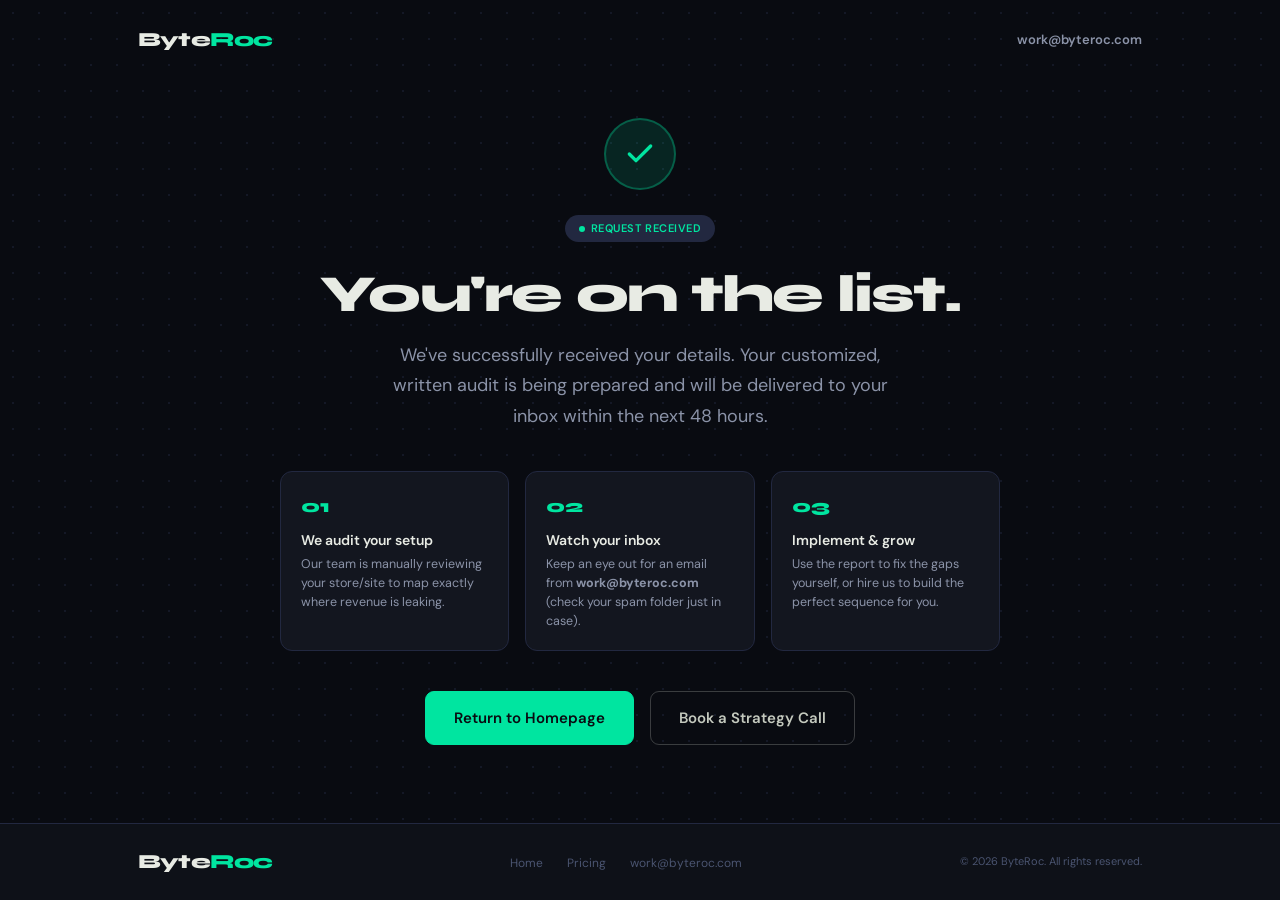
<file: thank-you.html>
<!DOCTYPE html>
<html lang="en">
<head>
  <meta charset="UTF-8">
  <meta name="viewport" content="width=device-width, initial-scale=1.0">
  <title>Request Received — ByteRoc</title>
  <link rel="preconnect" href="https://fonts.googleapis.com">
  <link rel="preconnect" href="https://fonts.gstatic.com" crossorigin>
  <link rel="icon" type="image/x-icon" sizes="32x32" href="../assets/main.svg"/>
  <link href="https://fonts.googleapis.com/css2?family=Syne:wght@700;800&family=DM+Sans:opsz,wght@9..40,400;9..40,500;9..40,600&display=swap" rel="stylesheet">
  <style>
    :root {
      --ink: #090B11;
      --s1: #0E1118;
      --s2: #13161F;
      --bd: #222840;
      --mud: #4A5470;
      --cream: #E8EBE4;
      --cream2: #C4C9BE;
      --csub: #8B93A8;
      --cdim: #525C74;
      --white: #fff;
      --em: #00E5A0;
      --emh: #00CC8E;
      --emd: rgba(0, 229, 160, .12);
      --mw: 1100px;
    }

    *, *::before, *::after {
      box-sizing: border-box;
      margin: 0;
      padding: 0;
    }

    html {
      -webkit-font-smoothing: antialiased;
    }

    body {
      font-family: "DM Sans", sans-serif;
      background: var(--ink);
      color: var(--cream);
      line-height: 1.6;
      overflow-x: hidden;
      display: flex;
      flex-direction: column;
      min-height: 100vh;
    }

    a { text-decoration: none; color: inherit; }

    /* Layout */
    .wrap {
      max-width: var(--mw);
      margin: 0 auto;
      padding: 0 clamp(18px, 4vw, 48px);
      width: 100%;
    }

    .dark {
      background: var(--ink);
      position: relative;
      overflow: hidden;
      flex: 1;
      display: flex;
      align-items: center;
    }

    .dark > .dots {
      position: absolute;
      inset: 0;
      background-image: radial-gradient(var(--bd) 1px, transparent 1px);
      background-size: 26px 26px;
      opacity: .45;
      pointer-events: none;
      z-index: 0;
    }

    .dark > .wrap {
      position: relative;
      z-index: 1;
    }

    /* Type */
    .fd {
      font-family: "Syne", sans-serif;
      font-weight: 800;
      letter-spacing: -.035em;
      line-height: 1.1;
    }

    .pill {
      display: inline-flex;
      align-items: center;
      gap: 6px;
      padding: 5px 14px;
      border-radius: 100px;
      font-size: 11px;
      font-weight: 600;
      letter-spacing: .05em;
      text-transform: uppercase;
      margin-bottom: 24px;
      background: var(--bd);
      color: var(--em);
    }

    .pill::before {
      content: "";
      width: 6px;
      height: 6px;
      border-radius: 50%;
      background: currentColor;
      flex-shrink: 0;
    }

    /* Buttons */
    .btn {
      display: inline-flex;
      align-items: center;
      justify-content: center;
      gap: 8px;
      font-family: "DM Sans", sans-serif;
      font-weight: 600;
      font-size: 15px;
      border-radius: 9px;
      transition: all .2s;
      cursor: pointer;
      border: 1.5px solid transparent;
      white-space: nowrap;
      padding: 14px 28px;
    }

    .btn:active { transform: scale(.975); }

    .bp {
      background: var(--em);
      color: var(--ink);
      border-color: var(--em);
    }

    .bp:hover {
      background: var(--emh);
      transform: translateY(-2px);
      box-shadow: 0 8px 24px rgba(0, 229, 160, .25);
    }

    .bg {
      background: transparent;
      color: var(--cream2);
      border-color: rgba(232, 235, 228, .22);
    }

    .bg:hover {
      border-color: rgba(232, 235, 228, .44);
    }

    /* Nav */
    #nav {
      position: absolute;
      top: 0;
      left: 0;
      right: 0;
      z-index: 999;
      padding: 24px 0;
    }

    .nav-inner {
      display: flex;
      align-items: center;
      justify-content: space-between;
    }

    .logo {
      font-family: "Syne", sans-serif;
      font-weight: 800;
      font-size: 20px;
      letter-spacing: -.04em;
    }

    .logo .b { color: var(--cream); }
    .logo .r { color: var(--em); }

    /* Footer */
    footer {
      background: var(--s1);
      border-top: 1px solid var(--bd);
      padding: 22px 0;
    }

    .footer-inner {
      display: flex;
      align-items: center;
      justify-content: space-between;
      gap: 16px;
      flex-wrap: wrap;
    }

    .footer-links a {
      font-size: 12px;
      color: var(--mud);
      margin-left: 20px;
      transition: color .2s;
    }

    .footer-links a:hover { color: var(--em); }

    /* Custom Thank You Elements */
    .ty-icon {
      width: 72px;
      height: 72px;
      border-radius: 50%;
      background: rgba(0, 229, 160, .12);
      border: 2px solid rgba(0, 229, 160, .3);
      display: flex;
      align-items: center;
      justify-content: center;
      margin: 0 auto 24px auto;
    }

    .ty-icon svg {
      width: 32px;
      height: 32px;
      stroke: var(--em);
      stroke-width: 2.5;
      stroke-linecap: round;
      stroke-linejoin: round;
      fill: none;
    }

    .steps-grid {
      display: grid;
      grid-template-columns: repeat(3, 1fr);
      gap: 16px;
      margin: 40px auto;
      max-width: 720px;
      text-align: left;
    }

    .step-box {
      background: var(--s2);
      border: 1px solid var(--bd);
      border-radius: 12px;
      padding: 20px;
    }

    .step-num {
      font-family: "Syne", sans-serif;
      font-weight: 800;
      font-size: 18px;
      color: var(--em);
      margin-bottom: 8px;
    }

    .step-title {
      font-weight: 600;
      font-size: 14px;
      color: var(--cream);
      margin-bottom: 4px;
    }

    .step-desc {
      font-size: 12.5px;
      color: var(--csub);
      line-height: 1.5;
    }

    @media(max-width: 768px) {
      .steps-grid { grid-template-columns: 1fr; gap: 12px; }
      .btn-row { flex-direction: column; align-items: stretch; }
    }
  </style>
</head>
<body>

  <nav id="nav">
    <div class="wrap nav-inner">
      <a href="/" class="logo"><span class="b">Byte</span><span class="r">Roc</span></a>
      <a href="mailto:work@byteroc.com" style="font-size: 13px; color: var(--csub); font-weight: 600;">work@byteroc.com</a>
    </div>
  </nav>

  <section class="dark">
    <div class="dots"></div>
    <div class="wrap" style="text-align: center; padding-top: 100px; padding-bottom: 60px;">
      
      <div class="ty-icon">
        <svg viewBox="0 0 24 24">
          <polyline points="20 6 9 17 4 12"></polyline>
        </svg>
      </div>

      <span class="pill">Request Received</span>
      
      <h1 class="fd" style="font-size: clamp(32px, 5vw, 52px); color: var(--cream); margin-bottom: 16px;">
        You're on the list.
      </h1>
      
      <p style="font-size: clamp(15px, 1.5vw, 18px); color: var(--csub); max-width: 540px; margin: 0 auto; line-height: 1.7;">
        We've successfully received your details. Your customized, written audit is being prepared and will be delivered to your inbox within the next 48 hours.
      </p>

      <div class="steps-grid">
        <div class="step-box">
          <div class="step-num">01</div>
          <div class="step-title">We audit your setup</div>
          <div class="step-desc">Our team is manually reviewing your store/site to map exactly where revenue is leaking.</div>
        </div>
        <div class="step-box">
          <div class="step-num">02</div>
          <div class="step-title">Watch your inbox</div>
          <div class="step-desc">Keep an eye out for an email from <strong>work@byteroc.com</strong> (check your spam folder just in case).</div>
        </div>
        <div class="step-box">
          <div class="step-num">03</div>
          <div class="step-title">Implement & grow</div>
          <div class="step-desc">Use the report to fix the gaps yourself, or hire us to build the perfect sequence for you.</div>
        </div>
      </div>

      <div class="btn-row" style="display: flex; justify-content: center; gap: 16px;">
        <a href="/" class="btn bp">Return to Homepage</a>
        <a href="mailto:work@byteroc.com" class="btn bg">Book a Strategy Call</a>
      </div>

    </div>
  </section>

  <footer>
    <div class="wrap footer-inner">
      <a href="/" class="logo"><span class="b">Byte</span><span class="r">Roc</span></a>
      <div class="footer-links">
        <a href="/">Home</a>
        <a href="/pricing">Pricing</a>
        <a href="mailto:work@byteroc.com">work@byteroc.com</a>
      </div>
      <div style="font-size: 11px; color: var(--mud);">&copy; 2026 ByteRoc. All rights reserved.</div>
    </div>
  </footer>

</body>
</html>
</file>
